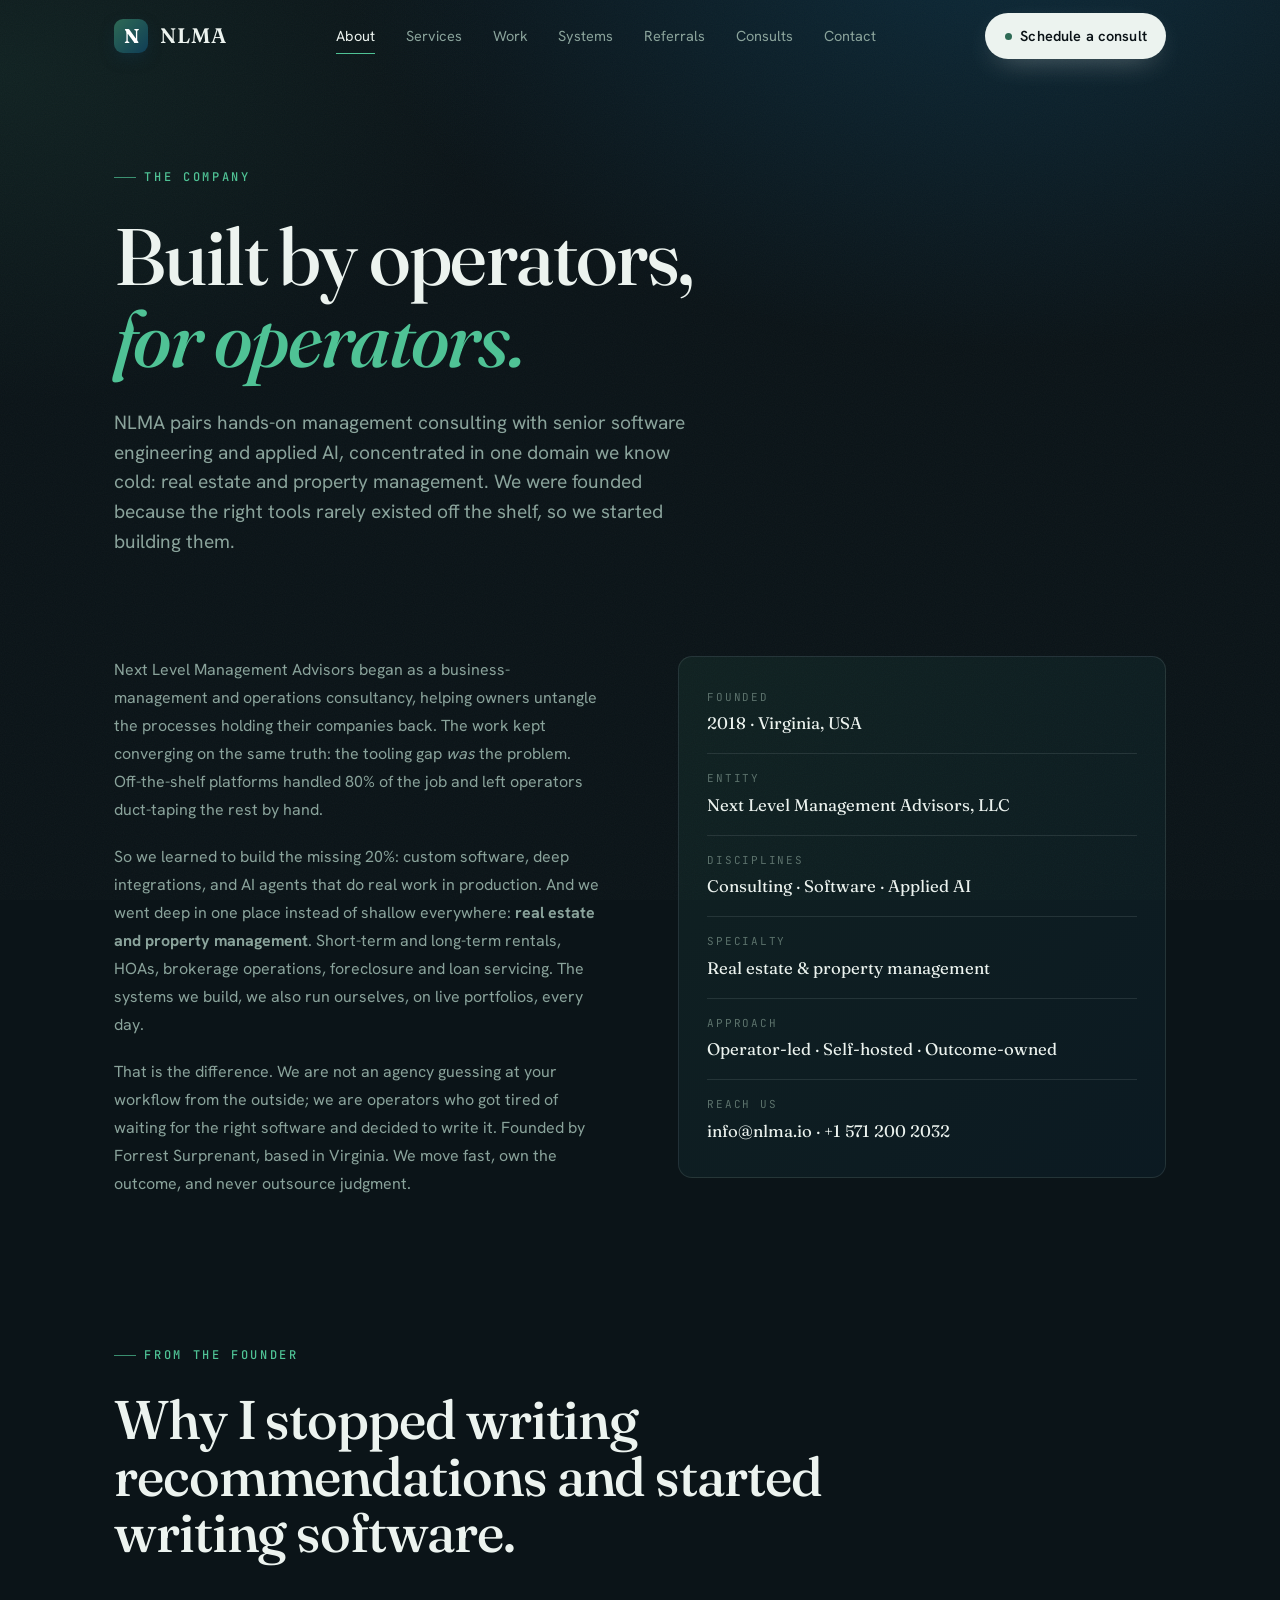
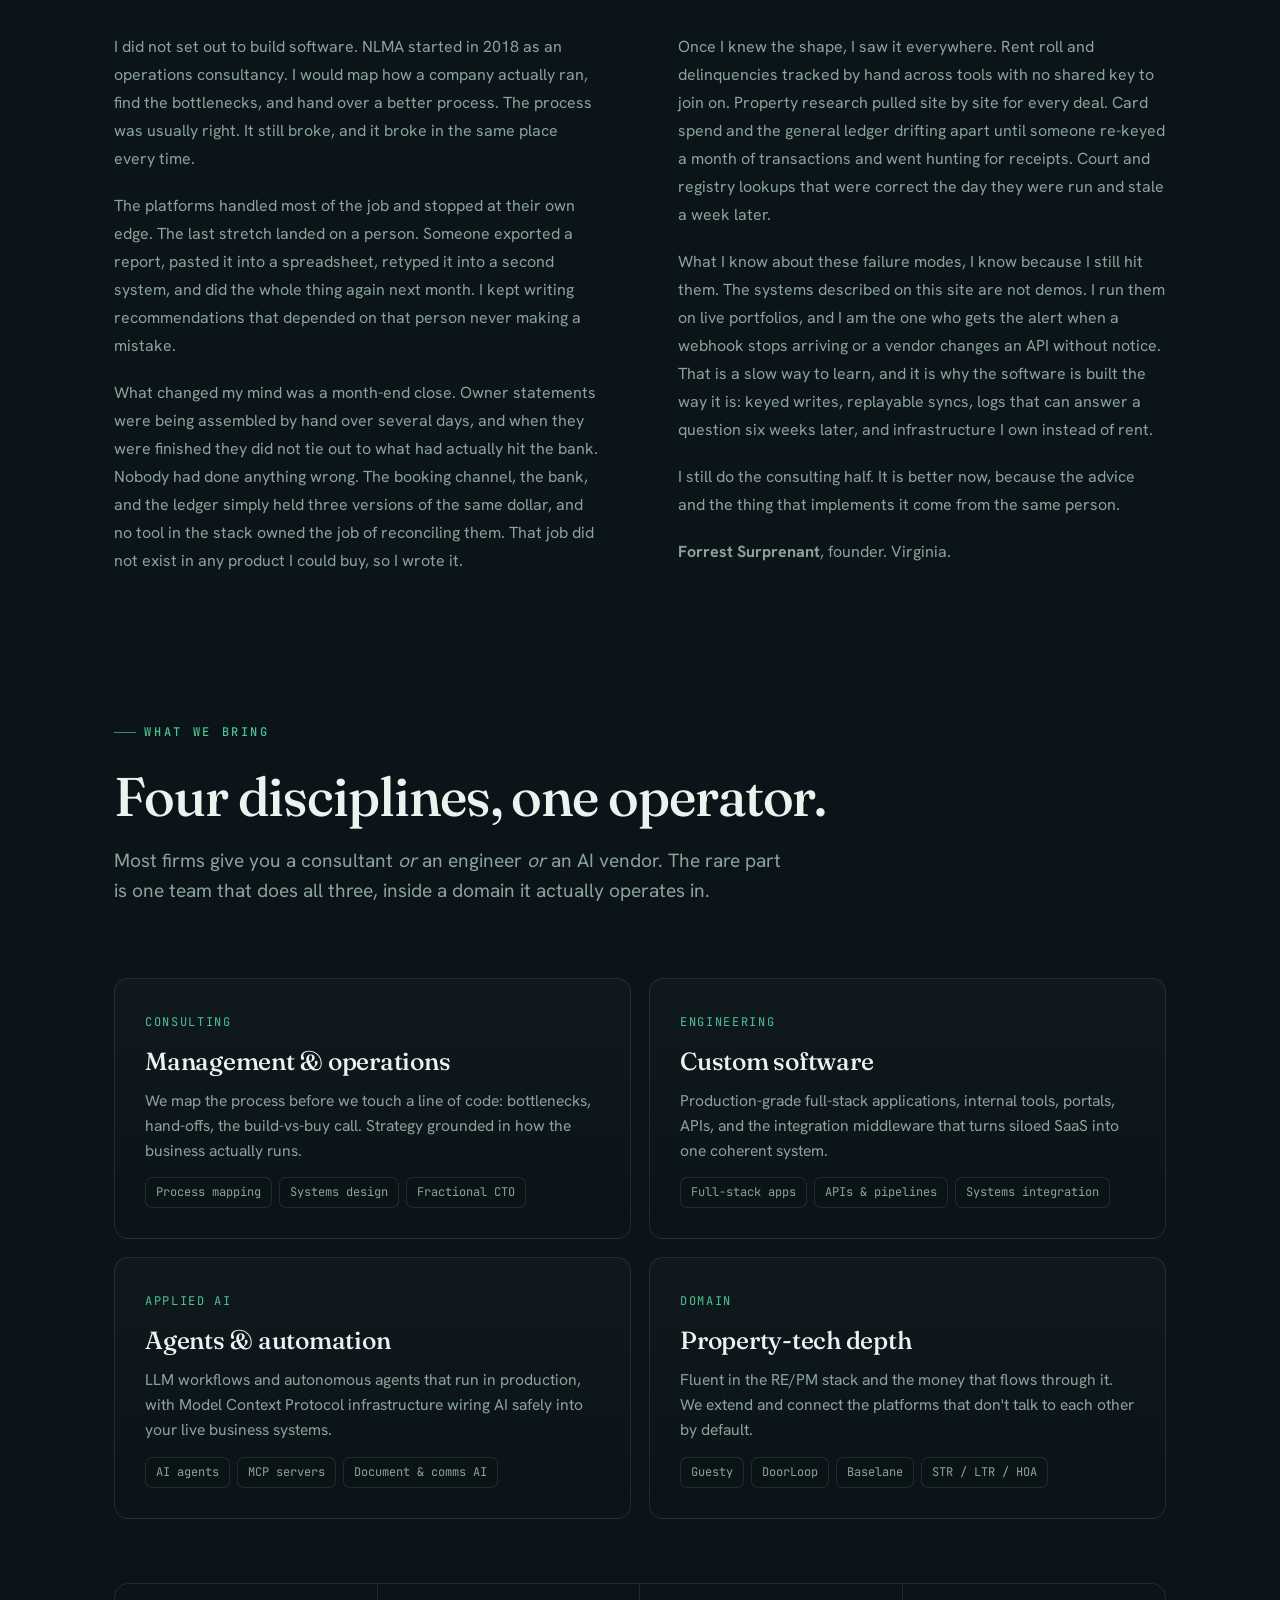
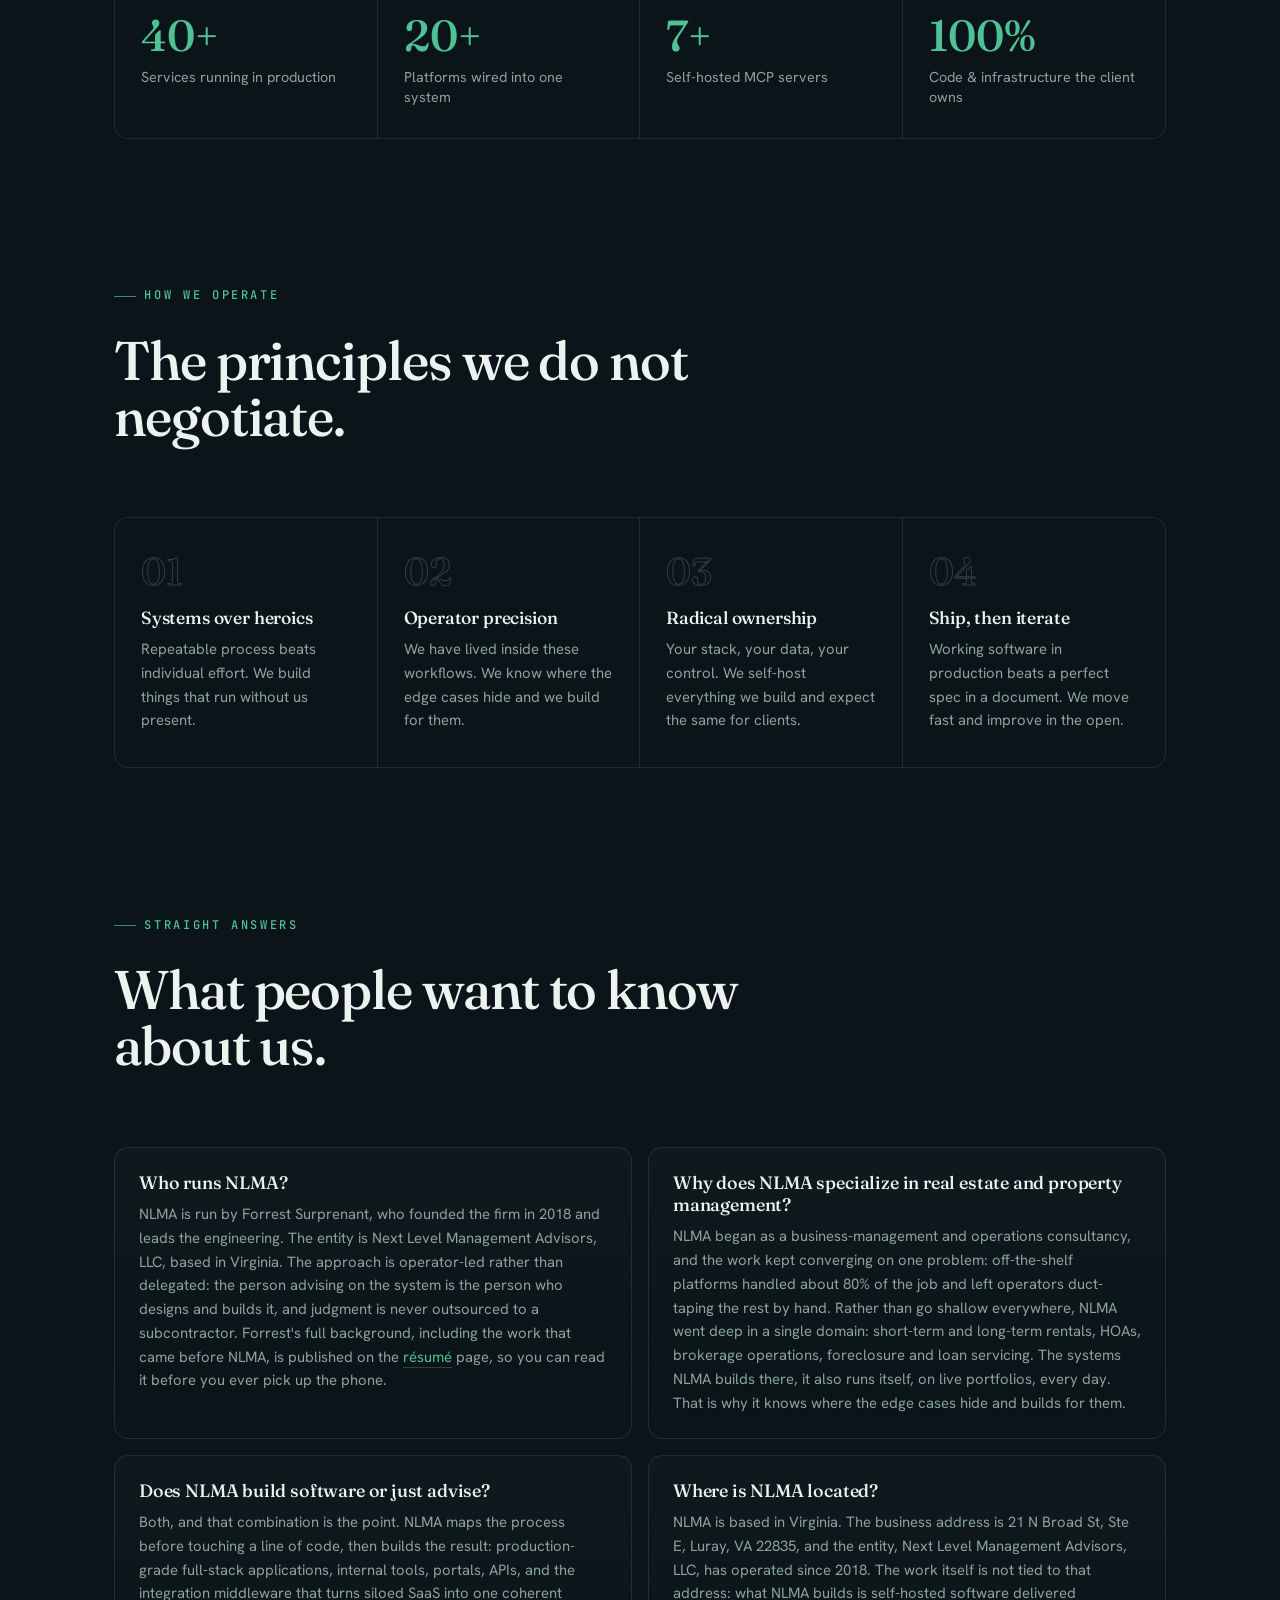
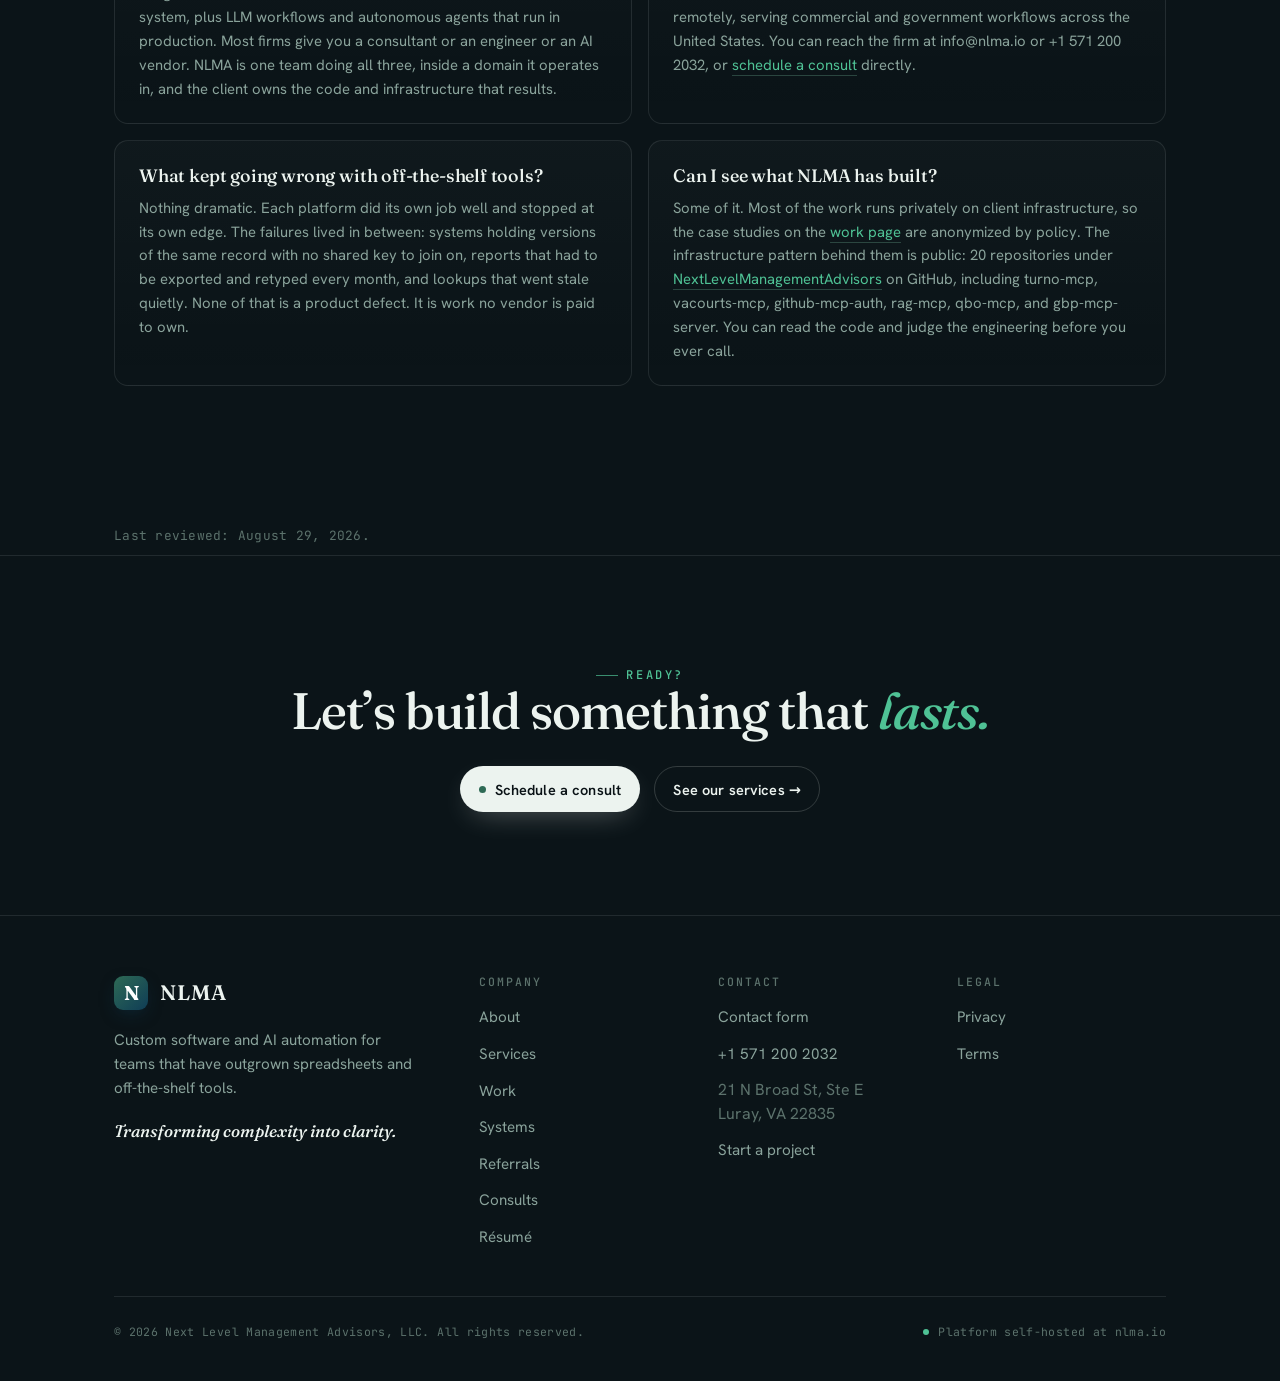
<file: about.html>
<!DOCTYPE html>
<html lang="en">
<head>
<meta charset="UTF-8" />
<meta name="viewport" content="width=device-width, initial-scale=1.0" />
<link rel="icon" href="/favicon.ico" sizes="any" />
<link rel="icon" href="/favicon.svg" type="image/svg+xml" />
<link rel="apple-touch-icon" href="/apple-touch-icon.png" />
<link rel="manifest" href="/site.webmanifest" />
<meta name="theme-color" content="#0B1418" />
<meta property="og:image" content="https://nlma.io/og-image.jpg" />
<meta property="og:image:width" content="1200" />
<meta property="og:image:height" content="630" />
<meta property="og:image:secure_url" content="https://nlma.io/og-image.jpg" />
<meta property="og:image:type" content="image/jpeg" />
<meta property="og:image:alt" content="NLMA - Systems that do the work" />
<meta name="twitter:card" content="summary_large_image" />
<meta name="twitter:title" content="Operators who build their own tools · NLMA" />
<meta name="twitter:description" content="NLMA pairs operations consulting with software engineering and applied AI, concentrated in real estate and property management. Built by operators." />
<meta name="twitter:image" content="https://nlma.io/og-image.jpg" />
<meta property="og:title" content="Operators who build their own tools · NLMA" />
<meta property="og:description" content="NLMA pairs operations consulting with software engineering and applied AI, concentrated in real estate and property management. Built by operators." />
<meta property="og:type" content="website" />
<meta property="og:url" content="https://nlma.io/about" />
<meta property="og:site_name" content="NLMA" />
<title>About · NLMA · Next Level Management Advisors</title>
<meta name="description" content="NLMA pairs operations consulting with software engineering and applied AI, concentrated in real estate and property management. Built by operators." />
<link rel="canonical" href="https://nlma.io/about" />
<link rel="preload" href="/fonts/fraunces-roman.woff2" as="font" type="font/woff2" crossorigin />
<link rel="preload" href="/fonts/hanken-grotesk.woff2" as="font" type="font/woff2" crossorigin />
<style>@font-face{font-family:'Fraunces';font-style:italic;font-weight:500 600;font-display:swap;src:url(/fonts/fraunces-italic.woff2) format('woff2');unicode-range:U+0000-00FF,U+0131,U+0152-0153,U+02BB-02BC,U+02C6,U+02DA,U+02DC,U+0304,U+0308,U+0329,U+2000-206F,U+20AC,U+2122,U+2191,U+2193,U+2212,U+2215,U+FEFF,U+FFFD;}@font-face{font-family:'Fraunces';font-style:normal;font-weight:400 700;font-display:swap;src:url(/fonts/fraunces-roman.woff2) format('woff2');unicode-range:U+0000-00FF,U+0131,U+0152-0153,U+02BB-02BC,U+02C6,U+02DA,U+02DC,U+0304,U+0308,U+0329,U+2000-206F,U+20AC,U+2122,U+2191,U+2193,U+2212,U+2215,U+FEFF,U+FFFD;}@font-face{font-family:'Hanken Grotesk';font-style:normal;font-weight:400 700;font-display:swap;src:url(/fonts/hanken-grotesk.woff2) format('woff2');unicode-range:U+0000-00FF,U+0131,U+0152-0153,U+02BB-02BC,U+02C6,U+02DA,U+02DC,U+0304,U+0308,U+0329,U+2000-206F,U+20AC,U+2122,U+2191,U+2193,U+2212,U+2215,U+FEFF,U+FFFD;}@font-face{font-family:'JetBrains Mono';font-style:normal;font-weight:400 700;font-display:swap;src:url(/fonts/jetbrains-mono.woff2) format('woff2');unicode-range:U+0000-00FF,U+0131,U+0152-0153,U+02BB-02BC,U+02C6,U+02DA,U+02DC,U+0304,U+0308,U+0329,U+2000-206F,U+20AC,U+2122,U+2191,U+2193,U+2212,U+2215,U+FEFF,U+FFFD;}</style>
<style>

/* ============================================================
   TOKENS
   ============================================================ */
:root{
  --ink:#0B1418;--ink-2:#0E1E28;--ink-3:#10212c;
  --ocean:#0F3D56;--pine:#2E6A55;--signal:#4FC295;--signal-dim:#2E6A55;
  --paper:#ECF3EF;--muted:#8AA39B;--faint:#5C726C;
  --line:rgba(236,243,239,.10);--line-2:rgba(236,243,239,.18);
  --grad:linear-gradient(135deg,#2E6A55 0%,#0F3D56 100%);
  --grad-soft:linear-gradient(135deg,rgba(46,106,85,.16),rgba(15,61,86,.16));
  --maxw:1180px;--gutter:clamp(20px,5vw,72px);--r:14px;
  --f-display:"Fraunces",Georgia,"Times New Roman",serif;
  --f-body:"Hanken Grotesk",system-ui,-apple-system,Segoe UI,Roboto,sans-serif;
  --f-mono:"JetBrains Mono",ui-monospace,SFMono-Regular,Menlo,monospace;
  --ease:cubic-bezier(.22,.61,.36,1);
}
*,*::before,*::after{box-sizing:border-box}
html{-webkit-text-size-adjust:100%;scroll-behavior:smooth}
@media (prefers-reduced-motion:reduce){html{scroll-behavior:auto}}
body{margin:0;background:var(--ink);color:var(--paper);
  font-family:var(--f-body);font-size:clamp(16px,1.05vw,17px);line-height:1.6;
  font-weight:400;-webkit-font-smoothing:antialiased;text-rendering:optimizeLegibility;overflow-x:hidden;}
img,svg{display:block;max-width:100%}
a{color:inherit;text-decoration:none}
button{font:inherit;color:inherit;cursor:pointer}
::selection{background:rgba(79,194,149,.28);color:#fff}
body::before{content:"";position:fixed;inset:0;z-index:-2;pointer-events:none;
  background:radial-gradient(1100px 700px at 78% -8%,rgba(15,61,86,.55),transparent 60%),
    radial-gradient(900px 600px at 0% 8%,rgba(46,106,85,.16),transparent 55%),var(--ink);}
body::after{content:"";position:fixed;inset:0;z-index:-1;pointer-events:none;opacity:.035;
  background-image:url("data:image/svg+xml,%3Csvg xmlns='http://www.w3.org/2000/svg' width='140' height='140'%3E%3Cfilter id='n'%3E%3CfeTurbulence type='fractalNoise' baseFrequency='.9' numOctaves='2'/%3E%3C/filter%3E%3Crect width='100%25' height='100%25' filter='url(%23n)'/%3E%3C/svg%3E");}
.wrap{max-width:var(--maxw);margin-inline:auto;padding-inline:var(--gutter)}
.eyebrow{font-family:var(--f-mono);font-size:12px;font-weight:500;letter-spacing:.22em;
  text-transform:uppercase;color:var(--signal);display:inline-flex;align-items:center;gap:.7em;}
.eyebrow::before{content:"";width:22px;height:1px;background:var(--signal);opacity:.7}
h1,h2,h3{font-family:var(--f-display);font-weight:500;line-height:1.03;letter-spacing:-.02em;margin:0}
h2{font-size:clamp(2rem,4.6vw,3.4rem)}
h3{font-size:clamp(1.3rem,2vw,1.55rem);line-height:1.12;letter-spacing:-.01em}
.lede{color:var(--muted);font-size:clamp(1.05rem,1.5vw,1.22rem);line-height:1.55;max-width:62ch}
/* HEADER */
.site-head{position:fixed;top:0;left:0;right:0;z-index:60;
  transition:background .4s var(--ease),border-color .4s,backdrop-filter .4s;border-bottom:1px solid transparent;}
.site-head.scrolled{background:rgba(8,16,20,.72);backdrop-filter:blur(14px) saturate(140%);
  -webkit-backdrop-filter:blur(14px) saturate(140%);border-bottom-color:var(--line);}
.head-row{display:flex;align-items:center;justify-content:space-between;height:72px}
.brand{display:flex;align-items:center;gap:12px}
.brand .tile{width:34px;height:34px;border-radius:9px;background:var(--grad);
  display:grid;place-items:center;flex:none;box-shadow:0 6px 20px -8px rgba(15,61,86,.9)}
.brand .tile span{font-family:var(--f-display);font-weight:700;font-size:20px;color:#fff;line-height:1}
.brand .word{font-family:var(--f-display);font-weight:600;font-size:21px;letter-spacing:.04em}
.brand .word b{font-weight:600}
.nav{display:flex;align-items:center;gap:clamp(18px,2.4vw,36px)}
.nav a{font-size:14.5px;color:var(--muted);transition:color .25s;position:relative;padding:4px 0}
.nav a::after{content:"";position:absolute;left:0;bottom:-2px;height:1px;width:0;background:var(--signal);transition:width .3s var(--ease)}
.nav a:hover{color:var(--paper)}
.nav a:hover::after,.nav a[aria-current="page"]::after{width:100%}
.nav a[aria-current="page"]{color:var(--paper)}
.btn{display:inline-flex;align-items:center;gap:.6em;border-radius:999px;
  padding:.72em 1.25em;font-weight:600;font-size:14.5px;letter-spacing:.01em;
  border:1px solid transparent;transition:transform .25s var(--ease),box-shadow .3s,background .3s,border-color .3s;white-space:nowrap;}
.btn-primary{background:var(--paper);color:#0A1216;box-shadow:0 10px 30px -12px rgba(236,243,239,.4)}
.btn-primary .dot{width:7px;height:7px;border-radius:50%;background:var(--pine);transition:background .3s,box-shadow .3s}
.btn-primary:hover{transform:translateY(-2px)}
.btn-primary:hover .dot{background:var(--signal);box-shadow:0 0 0 4px rgba(79,194,149,.25)}
.btn-ghost{border-color:var(--line-2);color:var(--paper);background:transparent}
.btn-ghost:hover{border-color:var(--signal);background:rgba(79,194,149,.08);transform:translateY(-2px)}
.head-cta{display:flex;align-items:center;gap:14px}
.menu-toggle{display:none;width:42px;height:42px;border-radius:10px;border:1px solid var(--line-2);
  background:rgba(236,243,239,.03);align-items:center;justify-content:center}
.menu-toggle span,.menu-toggle span::before,.menu-toggle span::after{
  content:"";display:block;width:18px;height:1.5px;background:var(--paper);transition:.3s var(--ease)}
.menu-toggle span::before{transform:translateY(-6px)}
.menu-toggle span::after{transform:translateY(4.5px)}
body.menu-open .menu-toggle span{background:transparent}
body.menu-open .menu-toggle span::before{transform:rotate(45deg)}
body.menu-open .menu-toggle span::after{transform:rotate(-45deg) translateY(-1.5px)}
/* SECTION RHYTHM */
.section{padding-block:clamp(84px,11vw,140px);position:relative}
.section-head{max-width:760px;margin-bottom:clamp(40px,6vw,72px)}
.section-head h2{margin-top:.5em}
.section-head .lede{margin-top:1.1em}
/* CAP GRID */
.cap-grid{display:grid;grid-template-columns:repeat(2,1fr);gap:18px}
.cap{position:relative;border:1px solid var(--line);border-radius:var(--r);
  padding:34px 30px 30px;background:linear-gradient(180deg,rgba(236,243,239,.025),rgba(236,243,239,0));
  overflow:hidden;transition:transform .4s var(--ease),border-color .4s,background .4s;}
.cap::before{content:"";position:absolute;inset:-40% 50% 50% -40%;
  background:radial-gradient(circle,rgba(79,194,149,.16),transparent 70%);opacity:0;transition:opacity .5s var(--ease)}
.cap:hover{transform:translateY(-4px);border-color:var(--line-2);background:linear-gradient(180deg,rgba(236,243,239,.04),rgba(236,243,239,0))}
.cap:hover::before{opacity:1}
.cap .key{font-family:var(--f-mono);font-size:12px;color:var(--signal);letter-spacing:.14em;text-transform:uppercase}
.cap h3{margin:16px 0 12px}
.cap p{color:var(--muted);font-size:.98rem;margin:0;position:relative}
.cap .mark{position:absolute;top:28px;right:28px;color:var(--faint);transition:color .4s,transform .4s var(--ease)}
.cap:hover .mark{color:var(--signal);transform:translate(2px,-2px)}
/* CHIPS */
.chips{display:flex;flex-wrap:wrap;gap:7px;margin-top:14px}
.chip{font-family:var(--f-mono);font-size:12px;color:var(--muted);padding:5px 10px;border-radius:7px;
  border:1px solid var(--line);background:rgba(11,20,24,.4);transition:.3s var(--ease);cursor:default;white-space:nowrap}
.chip:hover{color:var(--paper);border-color:var(--signal);background:rgba(79,194,149,.08);transform:translateY(-2px)}
/* CONTACT / FORM */
.contact-panel{border:1px solid var(--line);border-radius:24px;overflow:hidden;
  display:grid;grid-template-columns:1.05fr .95fr;
  background:linear-gradient(135deg,rgba(46,106,85,.14),rgba(15,61,86,.18));}
.contact-left{padding:clamp(38px,5vw,60px)}
.contact-left h2{font-size:clamp(2rem,4.4vw,3.1rem)}
.contact-left h2 .it{font-style:italic}
.reach{margin-top:34px;display:flex;flex-direction:column;gap:6px}
.reach a{font-family:var(--f-display);font-size:clamp(1.3rem,2.4vw,1.9rem);font-weight:500;
  display:inline-flex;align-items:center;gap:.4em;width:fit-content;position:relative}
.reach a .u{position:absolute;left:0;bottom:1px;height:2px;width:0;background:var(--signal);transition:width .35s var(--ease)}
.reach a:hover .u{width:100%}
.reach .k{font-family:var(--f-mono);font-size:11px;letter-spacing:.18em;text-transform:uppercase;
  color:var(--faint);display:block;margin-bottom:4px}
.reach .meta{margin-top:30px;font-family:var(--f-mono);font-size:12px;color:var(--faint);letter-spacing:.04em;line-height:1.8}
.form{padding:clamp(34px,4.5vw,52px);background:rgba(8,16,20,.5);border-left:1px solid var(--line);display:flex;flex-direction:column;gap:16px}
.form .fhead{font-family:var(--f-mono);font-size:11.5px;letter-spacing:.18em;text-transform:uppercase;color:var(--muted);margin-bottom:4px}
.field{display:flex;flex-direction:column;gap:7px}
.field label{font-size:13px;color:var(--muted)}
.field input,.field textarea{background:rgba(236,243,239,.04);border:1px solid var(--line-2);border-radius:10px;color:var(--paper);
  padding:12px 14px;font:inherit;font-size:15px;transition:border-color .3s,background .3s;resize:vertical}
.field input:focus,.field textarea:focus{outline:none;border-color:var(--signal);background:rgba(79,194,149,.06)}
.field input::placeholder,.field textarea::placeholder{color:var(--faint)}
.form .btn-primary{justify-content:center;margin-top:6px}
/* FOOTER */
.foot{border-top:1px solid var(--line);padding-block:60px 40px}
.foot-top{display:grid;grid-template-columns:1.6fr 1fr 1fr 1fr;gap:30px;padding-bottom:46px;border-bottom:1px solid var(--line)}
.foot .blurb{color:var(--muted);font-size:.95rem;max-width:34ch;margin:18px 0 0}
.foot .tagline{font-family:var(--f-display);font-style:italic;color:var(--paper);font-size:1.05rem;margin-top:18px}
.foot h3{font-family:var(--f-mono);font-size:11.5px;letter-spacing:.18em;text-transform:uppercase;color:var(--faint);font-weight:500;margin:0 0 16px}
.foot ul{list-style:none;margin:0;padding:0;display:flex;flex-direction:column;gap:11px}
.foot ul a{color:var(--muted);font-size:.95rem;transition:color .25s}
.foot ul a:hover{color:var(--signal)}
.foot-bot{display:flex;align-items:center;justify-content:space-between;gap:20px;padding-top:26px;flex-wrap:wrap}
.foot-bot p{margin:0;font-family:var(--f-mono);font-size:11.5px;color:var(--faint);letter-spacing:.03em}
.foot-bot .sysline{display:inline-flex;align-items:center;gap:9px}
.foot-bot .sysline i{width:6px;height:6px;border-radius:50%;background:var(--signal);font-style:normal;animation:beat 2.4s var(--ease) infinite}
@keyframes beat{0%{box-shadow:0 0 0 0 rgba(79,194,149,.55)}70%{box-shadow:0 0 0 9px rgba(79,194,149,0)}100%{box-shadow:0 0 0 0 rgba(79,194,149,0)}}
/* REVEAL */
.reveal{opacity:0;transform:translateY(26px);transition:opacity .8s var(--ease),transform .8s var(--ease)}
.reveal.in{opacity:1;transform:none}
.reveal[data-d="1"]{transition-delay:.08s}
.reveal[data-d="2"]{transition-delay:.16s}
.reveal[data-d="3"]{transition-delay:.24s}
.reveal[data-d="4"]{transition-delay:.32s}
.reveal[data-d="5"]{transition-delay:.40s}
a:focus-visible,button:focus-visible,input:focus-visible,textarea:focus-visible{
  outline:2px solid var(--signal);outline-offset:3px;border-radius:6px}
@media (max-width:960px){
  .nav,.head-cta .btn{display:none}
  .menu-toggle{display:flex}
  .head-cta{gap:0}
  .mobile-nav{position:fixed;inset:72px 0 0;z-index:55;background:rgba(8,15,19,.97);
    backdrop-filter:blur(16px);-webkit-backdrop-filter:blur(16px);
    display:flex;flex-direction:column;gap:6px;padding:30px var(--gutter);
    transform:translateY(-12px);opacity:0;pointer-events:none;transition:opacity .35s var(--ease),transform .35s var(--ease)}
  body.menu-open .mobile-nav{opacity:1;transform:none;pointer-events:auto}
  .mobile-nav a{font-family:var(--f-display);font-size:1.7rem;color:var(--paper);padding:14px 0;border-bottom:1px solid var(--line)}
  .mobile-nav .btn{margin-top:22px;justify-content:center;font-size:16px;padding:1em}
  .mobile-nav .btn-primary{color:#0A1216}
  .cap-grid{grid-template-columns:1fr}
  .contact-panel{grid-template-columns:1fr}
  .form{border-left:none;border-top:1px solid var(--line)}
  .foot-top{grid-template-columns:1fr 1fr}
  .foot .brandcol{grid-column:1 / -1}
}
@media (max-width:560px){
  .foot-top{grid-template-columns:1fr}
}
.mobile-nav{display:none}
@media (max-width:960px){.mobile-nav{display:flex}}
@media (prefers-reduced-motion:reduce){
  .reveal{opacity:1;transform:none;transition:none}
  .foot-bot .sysline i{animation:none}
}


/* page hero */
.page-hero{padding-top:160px;padding-bottom:80px}
.page-hero .eyebrow{margin-bottom:28px}
.page-hero h1{font-size:clamp(2.8rem,6.4vw,5rem);max-width:16ch}
.page-hero h1 .it{font-style:italic;color:var(--signal)}
.page-hero .lede{margin-top:28px;max-width:54ch}
/* values */
.values{display:grid;grid-template-columns:repeat(4,1fr);gap:0;border:1px solid var(--line);border-radius:var(--r);overflow:hidden}
.val{padding:34px 26px;border-right:1px solid var(--line)}
.val:last-child{border-right:none}
.val .num{font-family:var(--f-display);font-size:2.4rem;font-weight:500;color:transparent;
  -webkit-text-stroke:1px var(--line-2);line-height:1;margin-bottom:18px;transition:-webkit-text-stroke-color .4s}
.val:hover .num{-webkit-text-stroke-color:var(--signal)}
.val h3{font-size:1.1rem;margin-bottom:10px}
.val p{color:var(--muted);font-size:.93rem;margin:0}
/* story */
.story-grid{display:grid;grid-template-columns:1fr 1fr;gap:clamp(36px,6vw,90px);align-items:start}
.story-copy p{color:var(--muted);line-height:1.75;margin:0 0 1.2em}
.story-copy p:last-child{margin:0}
.story-aside{border:1px solid var(--line);border-radius:var(--r);padding:32px 28px;background:var(--grad-soft)}
.story-aside .item{display:flex;flex-direction:column;gap:4px;padding:16px 0;border-bottom:1px solid var(--line)}
.story-aside .item:first-child{padding-top:0}
.story-aside .item:last-child{border-bottom:none;padding-bottom:0}
.story-aside .item .k{font-family:var(--f-mono);font-size:11px;letter-spacing:.16em;text-transform:uppercase;color:var(--faint)}
.story-aside .item .v{font-family:var(--f-display);font-size:1.05rem;color:var(--paper)}
/* cta strip */
.cta-strip{text-align:center;padding-block:clamp(60px,8vw,110px);border-top:1px solid var(--line)}
.cta-strip h2{font-size:clamp(2rem,4.2vw,3.2rem);margin-bottom:28px}
.cta-strip h2 .it{font-style:italic;color:var(--signal)}
.cta-strip .btns{display:flex;justify-content:center;gap:14px;flex-wrap:wrap}
@media(max-width:960px){
  .values{grid-template-columns:1fr 1fr}
  .val{border-bottom:1px solid var(--line)}
  .val:nth-child(even){border-right:none}
  .val:nth-last-child(-n+2){border-bottom:none}
  .story-grid{grid-template-columns:1fr}
}
@media(max-width:560px){
  .values{grid-template-columns:1fr}
  .val{border-right:none}
  .val:last-child{border-bottom:none}
}
/* proof band */
.proof{display:grid;grid-template-columns:repeat(4,1fr);gap:0;border:1px solid var(--line);border-radius:var(--r);overflow:hidden}
.proof .p{padding:30px 26px;border-right:1px solid var(--line)}
.proof .p:last-child{border-right:none}
.proof .n{font-family:var(--f-display);font-size:clamp(2rem,3.4vw,2.8rem);font-weight:500;color:var(--signal);line-height:1}
.proof .l{color:var(--muted);font-size:.9rem;margin-top:10px;line-height:1.4}
@media(max-width:960px){
  .proof{grid-template-columns:1fr 1fr}
  .proof .p{border-bottom:1px solid var(--line)}
  .proof .p:nth-child(even){border-right:none}
  .proof .p:nth-last-child(-n+2){border-bottom:none}
}
@media(max-width:560px){.proof{grid-template-columns:1fr}.proof .p{border-right:none}.proof .p:last-child{border-bottom:none}}

/* ===== Q&A ===== */
.qa{display:grid;grid-template-columns:repeat(2,1fr);gap:16px}
.qa-item{border:1px solid var(--line);border-radius:var(--r);padding:24px 24px 22px;
  background:linear-gradient(180deg,rgba(236,243,239,.022),rgba(236,243,239,0))}
.qa-item h3{font-family:var(--f-display);font-size:1.12rem;color:var(--paper);margin:0 0 9px;line-height:1.25}
.qa-item p{color:var(--muted);font-size:.93rem;line-height:1.6;margin:0}
.qa-item a{color:var(--signal);text-decoration:none;border-bottom:1px solid rgba(122,194,161,.28)}
.qa-item a:hover{border-bottom-color:var(--signal)}
@media(max-width:900px){.qa{grid-template-columns:1fr}}
.reviewed-stamp{margin:0 0 8px;color:var(--faint);font-size:.8rem;font-family:var(--f-mono);letter-spacing:.02em}


.founder{margin:0 0 20px}
.founder img{display:block;width:100%;height:auto;border-radius:var(--r);border:1px solid var(--line)}
.founder figcaption{margin-top:10px;color:var(--faint);font-size:.85rem}
</style>
<noscript><style>.reveal{opacity:1 !important;transform:none !important}[data-boot]{opacity:1 !important}</style></noscript>
<script type="application/ld+json">
{"@context":"https://schema.org","@type":"ProfessionalService","@id":"https://nlma.io/#organization","name":"Next Level Management Advisors","alternateName":"NLMA","url":"https://nlma.io","logo":"https://nlma.io/icon-512.png","image":"https://nlma.io/og-image.jpg","sameAs":["https://github.com/NextLevelManagementAdvisors"],"email":"info@nlma.io","telephone":"+1-571-200-2032","address":{"@type":"PostalAddress","streetAddress":"21 N Broad St, Ste E","addressLocality":"Luray","addressRegion":"VA","postalCode":"22835","addressCountry":"US"},"areaServed":"US","description":"Custom software and AI automation that turns operational complexity into systems that run themselves.","founder":{"@type":"Person","@id":"https://nlma.io/#person","name":"Forrest Surprenant"}}
</script>
<script type="application/ld+json">
{"@context":"https://schema.org","@type":"BreadcrumbList","itemListElement":[{"@type":"ListItem","position":1,"name":"Home","item":"https://nlma.io/"},{"@type":"ListItem","position":2,"name":"About","item":"https://nlma.io/about"}]}
</script>
</head>
<body>

<header class="site-head" id="head">
  <div class="wrap head-row">
    <a class="brand" href="/" aria-label="NLMA home">
      <span class="tile"><span>N</span></span>
      <span class="word"><b>NLMA</b></span>
    </a>
    <nav class="nav" aria-label="Primary">
      <a href="/about" aria-current="page">About</a>
      <a href="/services">Services</a>
      <a href="/portfolio">Work</a>
      <a href="/#systems">Systems</a>
      <a href="/referrals">Referrals</a>
      <a href="/consults">Consults</a>
      <a href="/contact">Contact</a>
    </nav>
    <div class="head-cta">
      <a class="btn btn-primary" href="/consults"><span class="dot"></span>Schedule a consult</a>
      <button class="menu-toggle" id="menuToggle" aria-label="Open menu" aria-expanded="false"><span></span></button>
    </div>
  </div>
</header>

<nav class="mobile-nav" id="mobileNav" aria-label="Mobile">
  <a href="/about">About</a>
  <a href="/services">Services</a>
  <a href="/portfolio">Work</a>
  <a href="/#systems">Systems</a>
  <a href="/referrals">Referrals</a>
  <a href="/consults">Consults</a>
  <a href="/contact">Contact</a>
  <a class="btn btn-primary" href="/consults"><span class="dot"></span>Schedule a consult</a>
</nav>

<main>

<!-- PAGE HERO -->
<section class="page-hero section">
  <div class="wrap">
    <span class="eyebrow" data-boot>The company</span>
    <h1 data-boot>Built by operators,<br><span class="it">for operators.</span></h1>
    <p class="lede" data-boot>NLMA pairs hands-on management consulting with senior software engineering and applied AI, concentrated in one domain we know cold: real estate and property management. We were founded because the right tools rarely existed off the shelf, so we started building them.</p>
  </div>
</section>

<!-- STORY -->
<section class="section" style="padding-top:0">
  <div class="wrap">
    <div class="story-grid">
      <div class="story-copy reveal">
        <p>Next Level Management Advisors began as a business-management and operations consultancy, helping owners untangle the processes holding their companies back. The work kept converging on the same truth: the tooling gap <em>was</em> the problem. Off-the-shelf platforms handled 80% of the job and left operators duct-taping the rest by hand.</p>
        <p>So we learned to build the missing 20%: custom software, deep integrations, and AI agents that do real work in production. And we went deep in one place instead of shallow everywhere: <strong>real estate and property management</strong>. Short-term and long-term rentals, HOAs, brokerage operations, foreclosure and loan servicing. The systems we build, we also run ourselves, on live portfolios, every day.</p>
        <p>That is the difference. We are not an agency guessing at your workflow from the outside; we are operators who got tired of waiting for the right software and decided to write it. Founded by Forrest Surprenant, based in Virginia. We move fast, own the outcome, and never outsource judgment.</p>
      </div>
            <!-- ===================================================================
           FOUNDER HEADSHOT SLOT
           To activate: drop a photo at  images/forrest-surprenant.jpg
             - 800x800 minimum, square crop, face centred
             - then DELETE the two comment markers around the <figure> below.
           Left commented so the page never ships a broken image.
      ==================================================================== -->
      <!--
      <figure class="founder reveal">
        <img src="/images/forrest-surprenant.jpg" width="440" height="440"
             loading="lazy" decoding="async"
             alt="Forrest Surprenant, founder of Next Level Management Advisors.">
        <figcaption>Forrest Surprenant, founder. Based in Virginia.</figcaption>
      </figure>
      -->
      <div class="story-aside reveal" data-d="2">
        <div class="item"><span class="k">Founded</span><span class="v">2018 · Virginia, USA</span></div>
        <div class="item"><span class="k">Entity</span><span class="v">Next Level Management Advisors, LLC</span></div>
        <div class="item"><span class="k">Disciplines</span><span class="v">Consulting · Software · Applied AI</span></div>
        <div class="item"><span class="k">Specialty</span><span class="v">Real estate &amp; property management</span></div>
        <div class="item"><span class="k">Approach</span><span class="v">Operator-led · Self-hosted · Outcome-owned</span></div>
        <div class="item"><span class="k">Reach us</span><span class="v">info@nlma.io · +1 571 200 2032</span></div>
      </div>
    </div>
  </div>
</section>

<!-- FROM THE FOUNDER -->
<section class="section" style="padding-top:0">
  <div class="wrap">
    <div class="section-head reveal">
      <span class="eyebrow">From the founder</span>
      <h2>Why I stopped writing recommendations and <span class="it">started writing software.</span></h2>
    </div>
    <div class="story-grid">
      <div class="story-copy reveal">
        <p>I did not set out to build software. NLMA started in 2018 as an operations consultancy. I would map how a company actually ran, find the bottlenecks, and hand over a better process. The process was usually right. It still broke, and it broke in the same place every time.</p>
        <p>The platforms handled most of the job and stopped at their own edge. The last stretch landed on a person. Someone exported a report, pasted it into a spreadsheet, retyped it into a second system, and did the whole thing again next month. I kept writing recommendations that depended on that person never making a mistake.</p>
        <p>What changed my mind was a month-end close. Owner statements were being assembled by hand over several days, and when they were finished they did not tie out to what had actually hit the bank. Nobody had done anything wrong. The booking channel, the bank, and the ledger simply held three versions of the same dollar, and no tool in the stack owned the job of reconciling them. That job did not exist in any product I could buy, so I wrote it.</p>
      </div>
      <div class="story-copy reveal" data-d="1">
        <p>Once I knew the shape, I saw it everywhere. Rent roll and delinquencies tracked by hand across tools with no shared key to join on. Property research pulled site by site for every deal. Card spend and the general ledger drifting apart until someone re-keyed a month of transactions and went hunting for receipts. Court and registry lookups that were correct the day they were run and stale a week later.</p>
        <p>What I know about these failure modes, I know because I still hit them. The systems described on this site are not demos. I run them on live portfolios, and I am the one who gets the alert when a webhook stops arriving or a vendor changes an API without notice. That is a slow way to learn, and it is why the software is built the way it is: keyed writes, replayable syncs, logs that can answer a question six weeks later, and infrastructure I own instead of rent.</p>
        <p>I still do the consulting half. It is better now, because the advice and the thing that implements it come from the same person.</p>
        <p><strong>Forrest Surprenant</strong>, founder. Virginia.</p>
      </div>
    </div>
  </div>
</section>

<!-- EXPERTISE -->
<section class="section" style="padding-top:0">
  <div class="wrap">
    <div class="section-head reveal">
      <span class="eyebrow">What we bring</span>
      <h2>Four disciplines, one operator.</h2>
      <p class="lede">Most firms give you a consultant <em>or</em> an engineer <em>or</em> an AI vendor. The rare part is one team that does all three, inside a domain it actually operates in.</p>
    </div>
    <div class="cap-grid">
      <div class="cap reveal">
        <div class="key">Consulting</div>
        <h3>Management &amp; operations</h3>
        <p>We map the process before we touch a line of code: bottlenecks, hand-offs, the build-vs-buy call. Strategy grounded in how the business actually runs.</p>
        <div class="chips"><span class="chip">Process mapping</span><span class="chip">Systems design</span><span class="chip">Fractional CTO</span></div>
      </div>
      <div class="cap reveal" data-d="1">
        <div class="key">Engineering</div>
        <h3>Custom software</h3>
        <p>Production-grade full-stack applications, internal tools, portals, APIs, and the integration middleware that turns siloed SaaS into one coherent system.</p>
        <div class="chips"><span class="chip">Full-stack apps</span><span class="chip">APIs &amp; pipelines</span><span class="chip">Systems integration</span></div>
      </div>
      <div class="cap reveal" data-d="2">
        <div class="key">Applied AI</div>
        <h3>Agents &amp; automation</h3>
        <p>LLM workflows and autonomous agents that run in production, with Model Context Protocol infrastructure wiring AI safely into your live business systems.</p>
        <div class="chips"><span class="chip">AI agents</span><span class="chip">MCP servers</span><span class="chip">Document &amp; comms AI</span></div>
      </div>
      <div class="cap reveal" data-d="3">
        <div class="key">Domain</div>
        <h3>Property-tech depth</h3>
        <p>Fluent in the RE/PM stack and the money that flows through it. We extend and connect the platforms that don't talk to each other by default.</p>
        <div class="chips"><span class="chip">Guesty</span><span class="chip">DoorLoop</span><span class="chip">Baselane</span><span class="chip">STR / LTR / HOA</span></div>
      </div>
    </div>
    <div class="proof reveal" data-d="2" style="margin-top:clamp(40px,6vw,64px)">
      <div class="p"><div class="n">40+</div><div class="l">Services running in production</div></div>
      <div class="p"><div class="n">20+</div><div class="l">Platforms wired into one system</div></div>
      <div class="p"><div class="n">7+</div><div class="l">Self-hosted MCP servers</div></div>
      <div class="p"><div class="n">100%</div><div class="l">Code &amp; infrastructure the client owns</div></div>
    </div>
  </div>
</section>

<!-- VALUES -->
<section class="section" style="padding-top:0">
  <div class="wrap">
    <div class="section-head reveal">
      <span class="eyebrow">How we operate</span>
      <h2>The principles we do not negotiate.</h2>
    </div>
    <div class="values">
      <div class="val reveal">
        <div class="num">01</div>
        <h3>Systems over heroics</h3>
        <p>Repeatable process beats individual effort. We build things that run without us present.</p>
      </div>
      <div class="val reveal" data-d="1">
        <div class="num">02</div>
        <h3>Operator precision</h3>
        <p>We have lived inside these workflows. We know where the edge cases hide and we build for them.</p>
      </div>
      <div class="val reveal" data-d="2">
        <div class="num">03</div>
        <h3>Radical ownership</h3>
        <p>Your stack, your data, your control. We self-host everything we build and expect the same for clients.</p>
      </div>
      <div class="val reveal" data-d="3">
        <div class="num">04</div>
        <h3>Ship, then iterate</h3>
        <p>Working software in production beats a perfect spec in a document. We move fast and improve in the open.</p>
      </div>
    </div>
  </div>
</section>

<!-- QUESTIONS -->
<section class="section" style="padding-top:0">
  <div class="wrap">
    <div class="section-head reveal">
      <span class="eyebrow">Straight answers</span>
      <h2>What people want to know about us.</h2>
    </div>
    <div class="qa">
      <div class="qa-item reveal">
        <h3>Who runs NLMA?</h3>
        <p>NLMA is run by Forrest Surprenant, who founded the firm in 2018 and leads the engineering. The entity is Next Level Management Advisors, LLC, based in Virginia. The approach is operator-led rather than delegated: the person advising on the system is the person who designs and builds it, and judgment is never outsourced to a subcontractor. Forrest's full background, including the work that came before NLMA, is published on the <a href="/resume">r&eacute;sum&eacute;</a> page, so you can read it before you ever pick up the phone.</p>
      </div>
      <div class="qa-item reveal" data-d="1">
        <h3>Why does NLMA specialize in real estate and property management?</h3>
        <p>NLMA began as a business-management and operations consultancy, and the work kept converging on one problem: off-the-shelf platforms handled about 80% of the job and left operators duct-taping the rest by hand. Rather than go shallow everywhere, NLMA went deep in a single domain: short-term and long-term rentals, HOAs, brokerage operations, foreclosure and loan servicing. The systems NLMA builds there, it also runs itself, on live portfolios, every day. That is why it knows where the edge cases hide and builds for them.</p>
      </div>
      <div class="qa-item reveal" data-d="2">
        <h3>Does NLMA build software or just advise?</h3>
        <p>Both, and that combination is the point. NLMA maps the process before touching a line of code, then builds the result: production-grade full-stack applications, internal tools, portals, APIs, and the integration middleware that turns siloed SaaS into one coherent system, plus LLM workflows and autonomous agents that run in production. Most firms give you a consultant or an engineer or an AI vendor. NLMA is one team doing all three, inside a domain it operates in, and the client owns the code and infrastructure that results.</p>
      </div>
      <div class="qa-item reveal" data-d="3">
        <h3>Where is NLMA located?</h3>
        <p>NLMA is based in Virginia. The business address is 21 N Broad St, Ste E, Luray, VA 22835, and the entity, Next Level Management Advisors, LLC, has operated since 2018. The work itself is not tied to that address: what NLMA builds is self-hosted software delivered remotely, serving commercial and government workflows across the United States. You can reach the firm at info@nlma.io or +1 571 200 2032, or <a href="/consults">schedule a consult</a> directly.</p>
      </div>
      <div class="qa-item reveal">
        <h3>What kept going wrong with off-the-shelf tools?</h3>
        <p>Nothing dramatic. Each platform did its own job well and stopped at its own edge. The failures lived in between: systems holding versions of the same record with no shared key to join on, reports that had to be exported and retyped every month, and lookups that went stale quietly. None of that is a product defect. It is work no vendor is paid to own.</p>
      </div>
      <div class="qa-item reveal" data-d="1">
        <h3>Can I see what NLMA has built?</h3>
        <p>Some of it. Most of the work runs privately on client infrastructure, so the case studies on the <a href="/portfolio">work page</a> are anonymized by policy. The infrastructure pattern behind them is public: 20 repositories under <a href="https://github.com/NextLevelManagementAdvisors" target="_blank" rel="noopener">NextLevelManagementAdvisors</a> on GitHub, including turno-mcp, vacourts-mcp, github-mcp-auth, rag-mcp, qbo-mcp, and gbp-mcp-server. You can read the code and judge the engineering before you ever call.</p>
      </div>
    </div>
  </div>
</section>

<div class="wrap"><p class="reviewed-stamp">Last reviewed: <time datetime="2026-08-29">August 29, 2026</time>.</p></div>

<!-- CTA -->
<section class="cta-strip">
  <div class="wrap">
    <span class="eyebrow">Ready?</span>
    <h2>Let&rsquo;s build something that <span class="it">lasts.</span></h2>
    <div class="btns">
      <a class="btn btn-primary" href="/consults"><span class="dot"></span>Schedule a consult</a>
      <a class="btn btn-ghost" href="/services">See our services &rarr;</a>
    </div>
  </div>
</section>

</main>

<footer class="foot">
  <div class="wrap">
    <div class="foot-top">
      <div class="brandcol">
        <a class="brand" href="/" aria-label="NLMA home">
          <span class="tile"><span>N</span></span>
          <span class="word"><b>NLMA</b></span>
        </a>
        <p class="blurb">Custom software and AI automation for teams that have outgrown spreadsheets and off-the-shelf tools.</p>
        <p class="tagline">Transforming complexity into clarity.</p>
      </div>
      <div>
        <h3>Company</h3>
        <ul>
          <li><a href="/about">About</a></li>
          <li><a href="/services">Services</a></li>
          <li><a href="/portfolio">Work</a></li>
          <li><a href="/#systems">Systems</a></li>
          <li><a href="/referrals">Referrals</a></li>
          <li><a href="/consults">Consults</a></li>
          <li><a href="/resume">Résumé</a></li>
        </ul>
      </div>
      <div>
        <h3>Contact</h3>
        <ul>
          <li><a href="/#contact">Contact form</a></li>
          <li><a href="tel:+15712002032">+1 571 200 2032</a></li>
          <li style="color:var(--faint);line-height:1.5">21 N Broad St, Ste E<br>Luray, VA 22835</li>
          <li><a href="/consults">Start a project</a></li>
        </ul>
      </div>
      <div>
        <h3>Legal</h3>
        <ul>
          <li><a href="/privacy">Privacy</a></li>
          <li><a href="/terms">Terms</a></li>
        </ul>
      </div>
    </div>
    <div class="foot-bot">
      <p>&copy; 2026 Next Level Management Advisors, LLC. All rights reserved.</p>
      <p class="sysline"><i></i>Platform self-hosted at nlma.io</p>
    </div>
  </div>
</footer>
<script>
(function(){
  var head=document.getElementById('head');
  var onScroll=function(){ head.classList.toggle('scrolled', window.scrollY>24); };
  onScroll(); window.addEventListener('scroll',onScroll,{passive:true});
  var t=document.getElementById('menuToggle');
  var close=function(){document.body.classList.remove('menu-open');t.setAttribute('aria-expanded','false');};
  t.addEventListener('click',function(){
    var open=document.body.classList.toggle('menu-open');
    t.setAttribute('aria-expanded',open?'true':'false');
  });
  document.querySelectorAll('#mobileNav a').forEach(function(a){a.addEventListener('click',close);});
})();
(function(){
  var reduce=window.matchMedia('(prefers-reduced-motion:reduce)').matches;
  var els=document.querySelectorAll('.reveal');
  if(reduce){els.forEach(function(e){e.classList.add('in');});}
  else if('IntersectionObserver' in window){
    var io=new IntersectionObserver(function(en){
      en.forEach(function(x){ if(x.isIntersecting){x.target.classList.add('in');io.unobserve(x.target);} });
    },{threshold:.16,rootMargin:'0px 0px -8% 0px'});
    els.forEach(function(e){io.observe(e);});
  } else { els.forEach(function(e){e.classList.add('in');}); }
})();
</script>
</body>
</html>
</file>
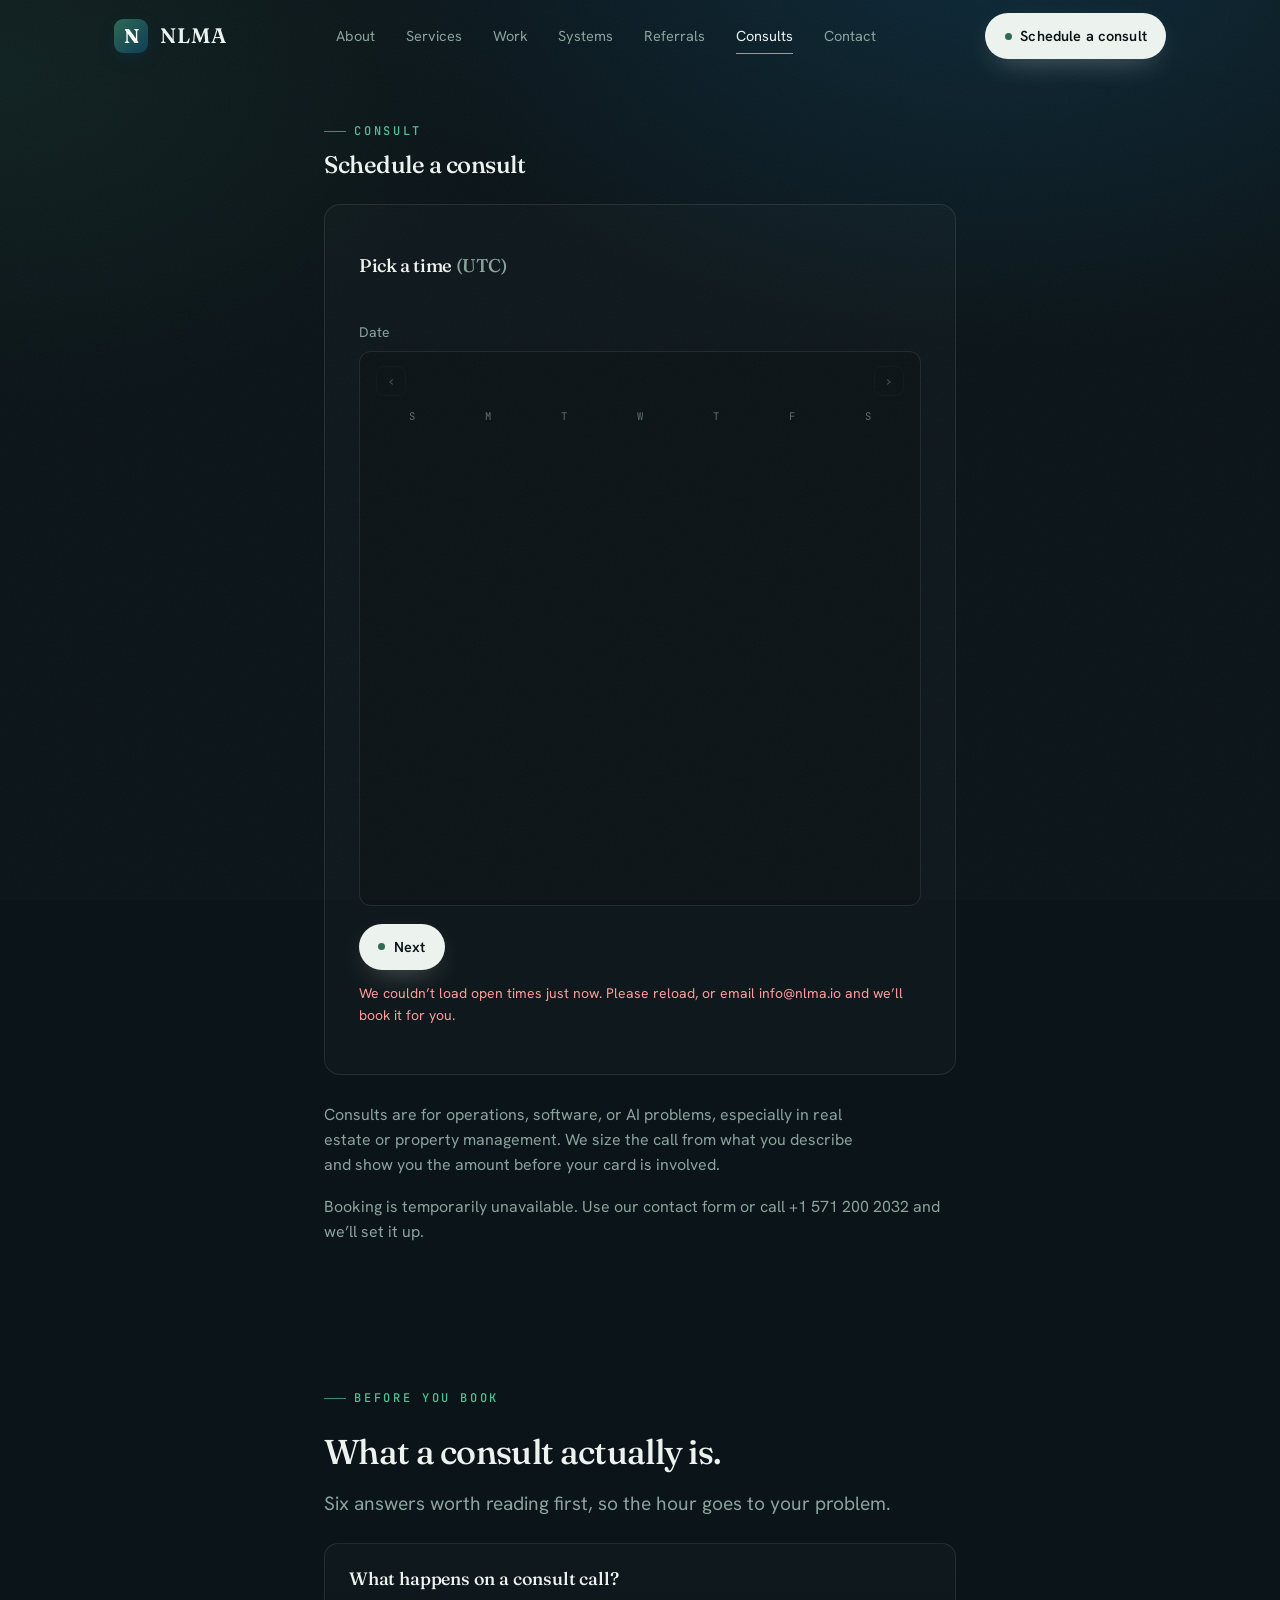
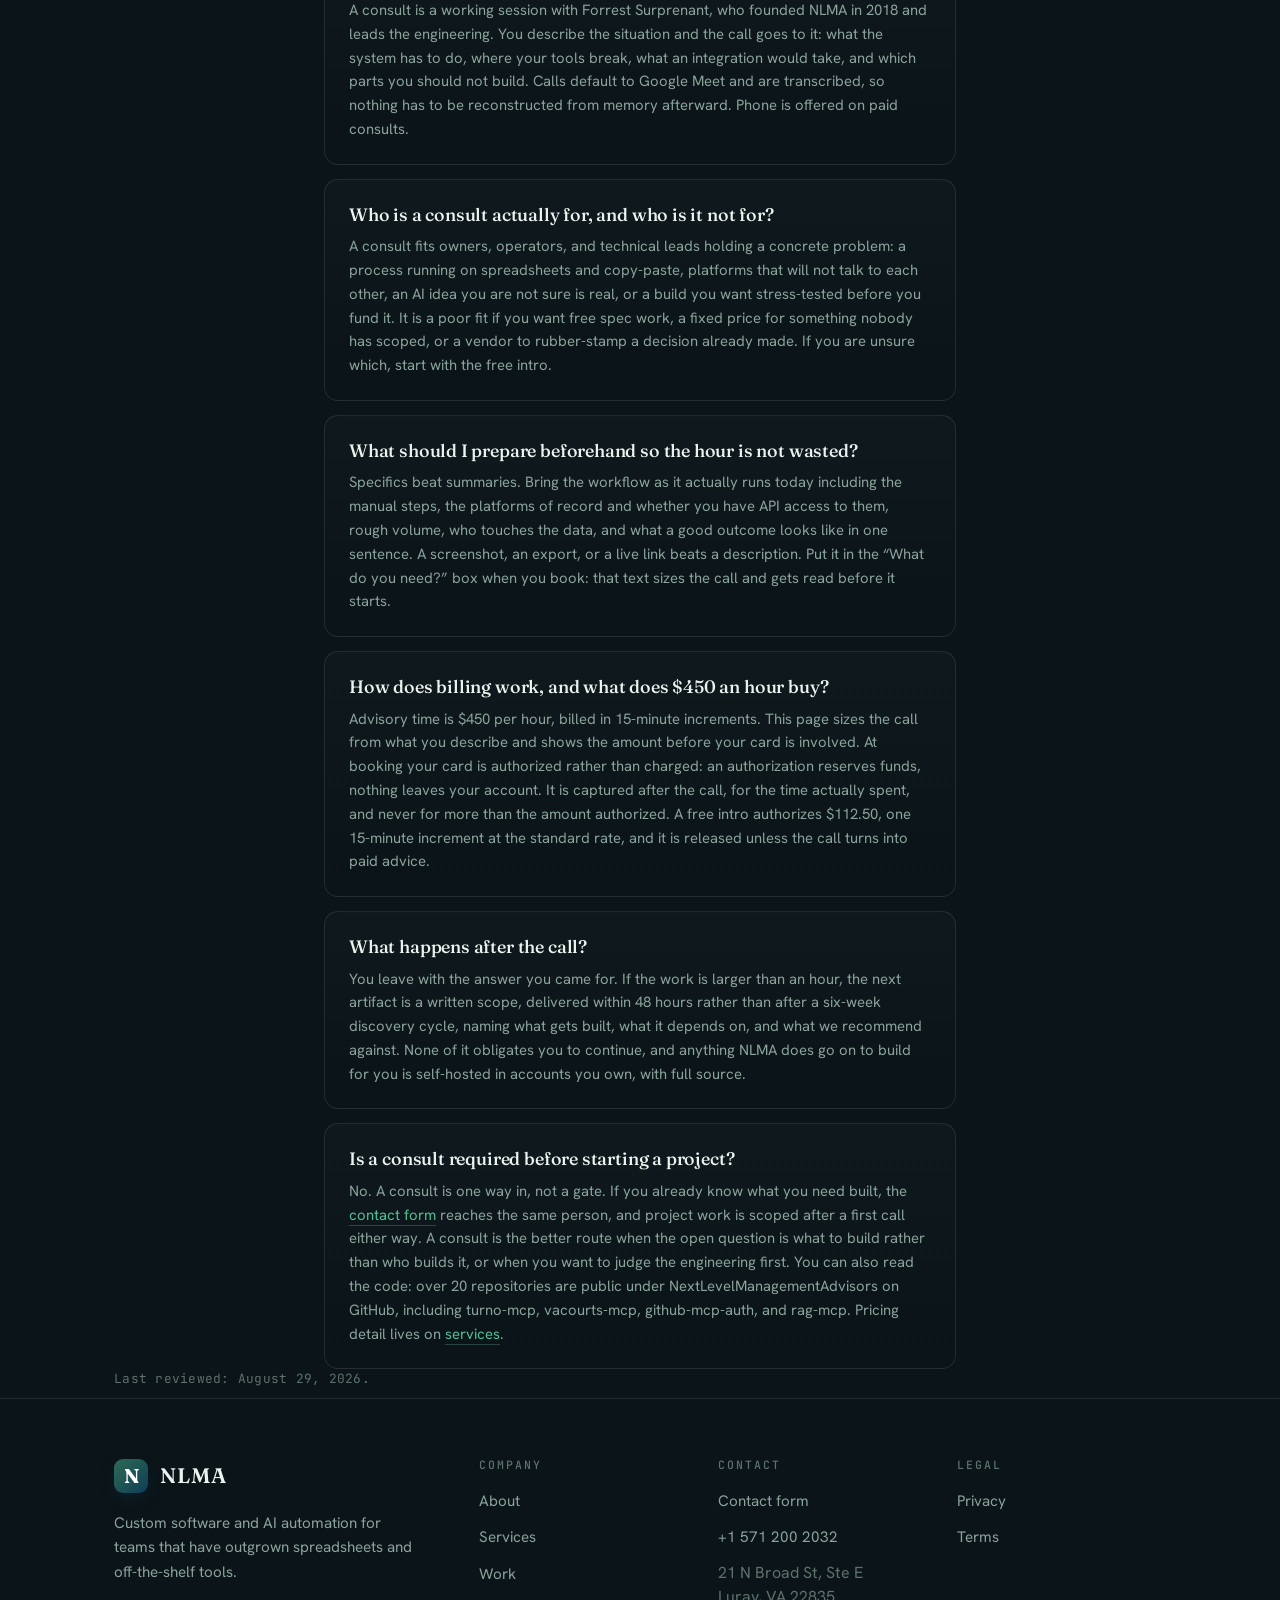
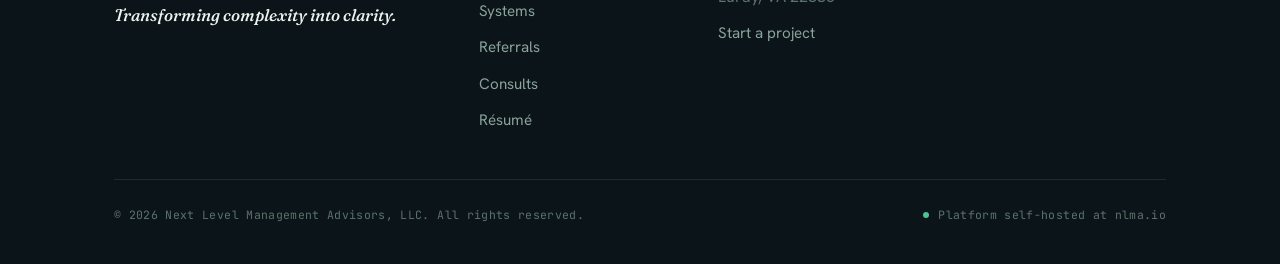
<file: consults.html>
<!DOCTYPE html>
<html lang="en">
<head>
<meta charset="UTF-8" />
<meta name="viewport" content="width=device-width, initial-scale=1.0" />
<link rel="icon" href="/favicon.ico" sizes="any" />
<link rel="icon" href="/favicon.svg" type="image/svg+xml" />
<link rel="apple-touch-icon" href="/apple-touch-icon.png" />
<link rel="manifest" href="/site.webmanifest" />
<meta name="theme-color" content="#0B1418" />
<meta property="og:image" content="https://nlma.io/og-image.jpg" />
<meta property="og:image:width" content="1200" />
<meta property="og:image:height" content="630" />
<meta property="og:image:secure_url" content="https://nlma.io/og-image.jpg" />
<meta property="og:image:type" content="image/jpeg" />
<meta property="og:image:alt" content="NLMA - Systems that do the work" />
<meta name="twitter:card" content="summary_large_image" />
<meta name="twitter:title" content="Schedule a consult · NLMA" />
<meta name="twitter:description" content="Book a working session with NLMA at $450 per hour. Bring a real estate or property management operations problem and leave with a concrete plan." />
<meta name="twitter:image" content="https://nlma.io/og-image.jpg" />
<meta property="og:title" content="Schedule a consult · NLMA" />
<meta property="og:description" content="Book a working session with NLMA at $450 per hour. Bring a real estate or property management operations problem and leave with a concrete plan." />
<meta property="og:type" content="website" />
<meta property="og:url" content="https://nlma.io/consults" />
<meta property="og:site_name" content="NLMA" />
<title>Schedule a consult · NLMA · Next Level Management Advisors</title>
<meta name="description" content="Book a working session with NLMA at $450 per hour. Bring a real estate or property management operations problem and leave with a concrete plan." />
<link rel="canonical" href="https://nlma.io/consults" />
<link rel="preload" href="/fonts/fraunces-roman.woff2" as="font" type="font/woff2" crossorigin />
<link rel="preload" href="/fonts/hanken-grotesk.woff2" as="font" type="font/woff2" crossorigin />
<style>@font-face{font-family:'Fraunces';font-style:italic;font-weight:500 600;font-display:swap;src:url(/fonts/fraunces-italic.woff2) format('woff2');unicode-range:U+0000-00FF,U+0131,U+0152-0153,U+02BB-02BC,U+02C6,U+02DA,U+02DC,U+0304,U+0308,U+0329,U+2000-206F,U+20AC,U+2122,U+2191,U+2193,U+2212,U+2215,U+FEFF,U+FFFD;}@font-face{font-family:'Fraunces';font-style:normal;font-weight:400 700;font-display:swap;src:url(/fonts/fraunces-roman.woff2) format('woff2');unicode-range:U+0000-00FF,U+0131,U+0152-0153,U+02BB-02BC,U+02C6,U+02DA,U+02DC,U+0304,U+0308,U+0329,U+2000-206F,U+20AC,U+2122,U+2191,U+2193,U+2212,U+2215,U+FEFF,U+FFFD;}@font-face{font-family:'Hanken Grotesk';font-style:normal;font-weight:400 700;font-display:swap;src:url(/fonts/hanken-grotesk.woff2) format('woff2');unicode-range:U+0000-00FF,U+0131,U+0152-0153,U+02BB-02BC,U+02C6,U+02DA,U+02DC,U+0304,U+0308,U+0329,U+2000-206F,U+20AC,U+2122,U+2191,U+2193,U+2212,U+2215,U+FEFF,U+FFFD;}@font-face{font-family:'JetBrains Mono';font-style:normal;font-weight:400 700;font-display:swap;src:url(/fonts/jetbrains-mono.woff2) format('woff2');unicode-range:U+0000-00FF,U+0131,U+0152-0153,U+02BB-02BC,U+02C6,U+02DA,U+02DC,U+0304,U+0308,U+0329,U+2000-206F,U+20AC,U+2122,U+2191,U+2193,U+2212,U+2215,U+FEFF,U+FFFD;}</style>
<style>

/* ============================================================
   TOKENS
   ============================================================ */
:root{
  --ink:#0B1418;--ink-2:#0E1E28;--ink-3:#10212c;
  --ocean:#0F3D56;--pine:#2E6A55;--signal:#4FC295;--signal-dim:#2E6A55;
  --paper:#ECF3EF;--muted:#8AA39B;--faint:#5C726C;
  --line:rgba(236,243,239,.10);--line-2:rgba(236,243,239,.18);
  --grad:linear-gradient(135deg,#2E6A55 0%,#0F3D56 100%);
  --grad-soft:linear-gradient(135deg,rgba(46,106,85,.16),rgba(15,61,86,.16));
  --maxw:1180px;--gutter:clamp(20px,5vw,72px);--r:14px;
  --f-display:"Fraunces",Georgia,"Times New Roman",serif;
  --f-body:"Hanken Grotesk",system-ui,-apple-system,Segoe UI,Roboto,sans-serif;
  --f-mono:"JetBrains Mono",ui-monospace,SFMono-Regular,Menlo,monospace;
  --ease:cubic-bezier(.22,.61,.36,1);
}
*,*::before,*::after{box-sizing:border-box}
html{-webkit-text-size-adjust:100%;scroll-behavior:smooth}
@media (prefers-reduced-motion:reduce){html{scroll-behavior:auto}}
body{margin:0;background:var(--ink);color:var(--paper);
  font-family:var(--f-body);font-size:clamp(16px,1.05vw,17px);line-height:1.6;
  font-weight:400;-webkit-font-smoothing:antialiased;text-rendering:optimizeLegibility;overflow-x:hidden;}
img,svg{display:block;max-width:100%}
a{color:inherit;text-decoration:none}
button{font:inherit;color:inherit;cursor:pointer}
::selection{background:rgba(79,194,149,.28);color:#fff}
body::before{content:"";position:fixed;inset:0;z-index:-2;pointer-events:none;
  background:radial-gradient(1100px 700px at 78% -8%,rgba(15,61,86,.55),transparent 60%),
    radial-gradient(900px 600px at 0% 8%,rgba(46,106,85,.16),transparent 55%),var(--ink);}
body::after{content:"";position:fixed;inset:0;z-index:-1;pointer-events:none;opacity:.035;
  background-image:url("data:image/svg+xml,%3Csvg xmlns='http://www.w3.org/2000/svg' width='140' height='140'%3E%3Cfilter id='n'%3E%3CfeTurbulence type='fractalNoise' baseFrequency='.9' numOctaves='2'/%3E%3C/filter%3E%3Crect width='100%25' height='100%25' filter='url(%23n)'/%3E%3C/svg%3E");}
.wrap{max-width:var(--maxw);margin-inline:auto;padding-inline:var(--gutter)}
.eyebrow{font-family:var(--f-mono);font-size:12px;font-weight:500;letter-spacing:.22em;
  text-transform:uppercase;color:var(--signal);display:inline-flex;align-items:center;gap:.7em;}
.eyebrow::before{content:"";width:22px;height:1px;background:var(--signal);opacity:.7}
h1,h2,h3{font-family:var(--f-display);font-weight:500;line-height:1.03;letter-spacing:-.02em;margin:0}
h2{font-size:clamp(2rem,4.6vw,3.4rem)}
h3{font-size:clamp(1.3rem,2vw,1.55rem);line-height:1.12;letter-spacing:-.01em}
.lede{color:var(--muted);font-size:clamp(1.05rem,1.5vw,1.22rem);line-height:1.55;max-width:62ch}
.lede.after{margin-top:28px;font-size:1rem}
/* HEADER */
.site-head{position:fixed;top:0;left:0;right:0;z-index:60;
  transition:background .4s var(--ease),border-color .4s,backdrop-filter .4s;border-bottom:1px solid transparent;}
.site-head.scrolled{background:rgba(8,16,20,.72);backdrop-filter:blur(14px) saturate(140%);
  -webkit-backdrop-filter:blur(14px) saturate(140%);border-bottom-color:var(--line);}
.head-row{display:flex;align-items:center;justify-content:space-between;height:72px}
.brand{display:flex;align-items:center;gap:12px}
.brand .tile{width:34px;height:34px;border-radius:9px;background:var(--grad);
  display:grid;place-items:center;flex:none;box-shadow:0 6px 20px -8px rgba(15,61,86,.9)}
.brand .tile span{font-family:var(--f-display);font-weight:700;font-size:20px;color:#fff;line-height:1}
.brand .word{font-family:var(--f-display);font-weight:600;font-size:21px;letter-spacing:.04em}
.brand .word b{font-weight:600}
.nav{display:flex;align-items:center;gap:clamp(18px,2.4vw,36px)}
.nav a{font-size:14.5px;color:var(--muted);transition:color .25s;position:relative;padding:4px 0}
.nav a::after{content:"";position:absolute;left:0;bottom:-2px;height:1px;width:0;background:var(--signal);transition:width .3s var(--ease)}
.nav a:hover{color:var(--paper)}
.nav a:hover::after,.nav a[aria-current="page"]::after{width:100%}
.nav a[aria-current="page"]{color:var(--paper)}
.btn{display:inline-flex;align-items:center;gap:.6em;border-radius:999px;
  padding:.72em 1.25em;font-weight:600;font-size:14.5px;letter-spacing:.01em;
  border:1px solid transparent;transition:transform .25s var(--ease),box-shadow .3s,background .3s,border-color .3s;white-space:nowrap;}
.btn-primary{background:var(--paper);color:#0A1216;box-shadow:0 10px 30px -12px rgba(236,243,239,.4)}
.btn-primary .dot{width:7px;height:7px;border-radius:50%;background:var(--pine);transition:background .3s,box-shadow .3s}
.btn-primary:hover{transform:translateY(-2px)}
.btn-primary:hover .dot{background:var(--signal);box-shadow:0 0 0 4px rgba(79,194,149,.25)}
.btn-ghost{border-color:var(--line-2);color:var(--paper);background:transparent}
.btn-ghost:hover{border-color:var(--signal);background:rgba(79,194,149,.08);transform:translateY(-2px)}
.head-cta{display:flex;align-items:center;gap:14px}
.menu-toggle{display:none;width:42px;height:42px;border-radius:10px;border:1px solid var(--line-2);
  background:rgba(236,243,239,.03);align-items:center;justify-content:center}
.menu-toggle span,.menu-toggle span::before,.menu-toggle span::after{
  content:"";display:block;width:18px;height:1.5px;background:var(--paper);transition:.3s var(--ease)}
.menu-toggle span::before{transform:translateY(-6px)}
.menu-toggle span::after{transform:translateY(4.5px)}
body.menu-open .menu-toggle span{background:transparent}
body.menu-open .menu-toggle span::before{transform:rotate(45deg)}
body.menu-open .menu-toggle span::after{transform:rotate(-45deg) translateY(-1.5px)}
/* FOOTER */
.foot{border-top:1px solid var(--line);padding-block:60px 40px}
.foot-top{display:grid;grid-template-columns:1.6fr 1fr 1fr 1fr;gap:30px;padding-bottom:46px;border-bottom:1px solid var(--line)}
.foot .blurb{color:var(--muted);font-size:.95rem;max-width:34ch;margin:18px 0 0}
.foot .tagline{font-family:var(--f-display);font-style:italic;color:var(--paper);font-size:1.05rem;margin-top:18px}
.foot h3{font-family:var(--f-mono);font-size:11.5px;letter-spacing:.18em;text-transform:uppercase;color:var(--faint);font-weight:500;margin:0 0 16px}
.foot ul{list-style:none;margin:0;padding:0;display:flex;flex-direction:column;gap:11px}
.foot ul a{color:var(--muted);font-size:.95rem;transition:color .25s}
.foot ul a:hover{color:var(--signal)}
.foot-bot{display:flex;align-items:center;justify-content:space-between;gap:20px;padding-top:26px;flex-wrap:wrap}
.foot-bot p{margin:0;font-family:var(--f-mono);font-size:11.5px;color:var(--faint);letter-spacing:.03em}
.foot-bot .sysline{display:inline-flex;align-items:center;gap:9px}
.foot-bot .sysline i{width:6px;height:6px;border-radius:50%;background:var(--signal);font-style:normal;animation:beat 2.4s var(--ease) infinite}
@keyframes beat{0%{box-shadow:0 0 0 0 rgba(79,194,149,.55)}70%{box-shadow:0 0 0 9px rgba(79,194,149,0)}100%{box-shadow:0 0 0 0 rgba(79,194,149,0)}}
a:focus-visible,button:focus-visible,input:focus-visible,textarea:focus-visible{
  outline:2px solid var(--signal);outline-offset:3px;border-radius:6px}
@media (max-width:960px){
  .nav,.head-cta .btn{display:none}
  .menu-toggle{display:flex}
  .head-cta{gap:0}
  .mobile-nav{position:fixed;inset:72px 0 0;z-index:55;background:rgba(8,15,19,.97);
    backdrop-filter:blur(16px);-webkit-backdrop-filter:blur(16px);
    display:flex;flex-direction:column;gap:6px;padding:30px var(--gutter);
    transform:translateY(-12px);opacity:0;pointer-events:none;transition:opacity .35s var(--ease),transform .35s var(--ease)}
  body.menu-open .mobile-nav{opacity:1;transform:none;pointer-events:auto}
  .mobile-nav a{font-family:var(--f-display);font-size:1.7rem;color:var(--paper);padding:14px 0;border-bottom:1px solid var(--line)}
  .mobile-nav .btn{margin-top:22px;justify-content:center;font-size:16px;padding:1em}
  .mobile-nav .btn-primary{color:#0A1216}
  .foot-top{grid-template-columns:1fr 1fr}
  .foot .brandcol{grid-column:1 / -1}
}
@media (max-width:560px){
  .foot-top{grid-template-columns:1fr}
}
.mobile-nav{display:none}
@media (max-width:960px){.mobile-nav{display:flex}}
@media (prefers-reduced-motion:reduce){
  .foot-bot .sysline i{animation:none}
}



.booking{max-width:760px;padding-block:clamp(48px,9vw,110px)}
.booking .card{background:rgba(255,255,255,.02);border:1px solid var(--line);border-radius:16px;padding:clamp(20px,3vw,34px);margin-top:26px}
.field{margin-bottom:18px;display:flex;flex-direction:column;gap:7px}
.field .label,.field label{font-size:14px;color:var(--muted)}
.field input,.field textarea{background:rgba(0,0,0,.25);border:1px solid var(--line);border-radius:10px;color:var(--paper);padding:12px 14px;font:inherit}
.field input:focus,.field textarea:focus{outline:none;border-color:var(--signal)}
.seg{display:flex;gap:10px}.seg label{display:flex;align-items:center;gap:7px;border:1px solid var(--line);border-radius:10px;padding:10px 14px;cursor:pointer;color:var(--paper)}
.verdict{font-family:var(--f-display);font-size:clamp(1.3rem,3vw,1.7rem);margin-bottom:10px}
.verdict .price{color:var(--signal)}
.seg{flex-wrap:wrap}
.seg label.disabled{opacity:.32;pointer-events:none}
.slots .empty{color:var(--muted);margin:14px 0 22px}
/* Times live inside the calendar grid, spanning every column so the strip reads as
   the selected week opening up rather than as a second control stacked below. */
.cal-times{grid-column:1/-1;display:flex;flex-wrap:wrap;align-items:center;gap:8px 14px;
  margin:4px 0 2px;padding:12px 14px;border:1px solid var(--line-2);border-radius:10px;
  background:rgba(79,194,149,.07)}
.cal-times-day{font-family:var(--f-mono);font-size:11px;letter-spacing:.14em;
  text-transform:uppercase;color:var(--signal);white-space:nowrap}
.cal-times .seg{gap:8px}
.cal-times .seg label{padding:8px 13px;background:rgba(0,0,0,.28);font-size:14.5px}
.cal-times .seg label:hover{border-color:var(--signal)}
.cal-times .seg label:has(input:checked){border-color:var(--signal);background:rgba(79,194,149,.16)}
/* The time chosen in step 1 is restated at the top of every later step, so nobody
   has to trust their memory of what they clicked two screens ago. */
.chosen{font-family:var(--f-mono);font-size:12px;letter-spacing:.06em;color:var(--signal);
  margin:0 0 20px;padding:0 0 14px;border-bottom:1px solid var(--line)}
.cal{border:1px solid var(--line);border-radius:12px;padding:14px 16px 18px;background:rgba(0,0,0,.15)}
.cal-head{display:flex;align-items:center;justify-content:space-between;margin-bottom:12px}
.cal-month{font-family:var(--f-mono);font-size:12.5px;letter-spacing:.08em;text-transform:uppercase;color:var(--paper)}
.cal-nav{width:30px;height:30px;border-radius:8px;border:1px solid var(--line);background:transparent;color:var(--paper);
  display:grid;place-items:center;font-size:16px;line-height:1;flex:none}
.cal-nav:hover:not(:disabled){border-color:var(--signal);color:var(--signal)}
.cal-nav:disabled{opacity:.25;cursor:default}
.cal-grid{display:grid;grid-template-columns:repeat(7,1fr);gap:4px}
.cal-dow{font-family:var(--f-mono);font-size:10.5px;letter-spacing:.06em;text-transform:uppercase;color:var(--faint);text-align:center;padding-bottom:6px}
.cal-day{aspect-ratio:1;border-radius:9px;border:1px solid transparent;background:none;color:var(--faint);
  display:grid;place-items:center;font:inherit;font-size:14px;padding:0}
.cal-day.avail{color:var(--paper);border-color:var(--line);background:rgba(0,0,0,.2);cursor:pointer}
.cal-day.avail:hover{border-color:var(--signal)}
.cal-day.selected{border-color:var(--signal);background:rgba(79,194,149,.15)}
.cal-day:disabled{cursor:default;pointer-events:none}
.cal-day.pad{visibility:hidden}
.rowbtns{display:flex;gap:12px;flex-wrap:wrap}
.linkbtn{background:none;border:none;color:var(--signal);cursor:pointer;font:inherit;padding:0}
.formnote{margin-top:12px;color:#ff9b9b;font-size:14px}
/* Reserves one line even when the text is cleared, so the status swap in step 1
   (loading -> found/empty) can't collapse this line and shift the calendar below it. */
.slots-status{min-height:1.4em}
.sub{font-family:var(--f-display);font-size:1.15rem;margin:18px 0 4px}
/* fixes for bugs found during Playwright verification (not in brief's verbatim CSS):
   1) .field{display:flex} above beats the UA [hidden]{display:none} rule at equal
      specificity, so #phoneField stayed visible even with the hidden attribute set. */
.field[hidden]{display:none}
/* 2) the honeypot input had no visual-hiding CSS, so it rendered as a bare empty
      box next to the Continue button. Hide it off-screen like contact.html's .hp. */
#f-check{position:absolute;left:-9999px;width:1px;height:1px;overflow:hidden}
/* 3) .muted was referenced on #summary/#tzNote/.fallback but never defined,
      only the --muted custom property existed. Define the class. */
.muted{color:var(--muted)}
/* 4) .seg label{display:flex} beats the UA [hidden]{display:none} rule at equal
      specificity, same as the #phoneField case, needed to gate the phone option. */
.seg label[hidden]{display:none}
/* disclosure block shown before the confirm affordance on the discovery path */
.disclosure{border:1px solid var(--line);border-radius:12px;background:var(--grad-soft);padding:16px 18px;margin:6px 0 20px}
.disclosure .disclosure-head{font-family:var(--f-mono);font-size:11.5px;font-weight:500;letter-spacing:.16em;text-transform:uppercase;color:var(--signal);margin:0 0 11px}
.disclosure ul{margin:0;padding-left:18px;display:flex;flex-direction:column;gap:7px}
.disclosure li{color:var(--muted);font-size:14px;line-height:1.5}
.disclosure strong{color:var(--paper);font-weight:600}
/* Q&A block below the widget. Same card chrome as services.html's .qa/.qa-item,
   but a single column, because this page's column is 760px wide (.booking) rather
   than the 1180px .wrap the two-column grid on /services is sized for. */
.qa-section{max-width:760px;padding-block:6px 0}
.qa-head{margin:0 0 24px}
.qa-head h2{font-size:clamp(1.6rem,3.2vw,2.15rem);margin:14px 0 12px}
.qa{display:grid;grid-template-columns:1fr;gap:14px}
.qa-item{border:1px solid var(--line);border-radius:var(--r);padding:24px 24px 22px;
  background:linear-gradient(180deg,rgba(236,243,239,.022),rgba(236,243,239,0))}
.qa-item h3{font-family:var(--f-display);font-size:1.12rem;color:var(--paper);margin:0 0 9px;line-height:1.25}
.qa-item p{color:var(--muted);font-size:.93rem;line-height:1.6;margin:0}
.qa-item a{color:var(--signal);text-decoration:none;border-bottom:1px solid rgba(122,194,161,.28)}
.qa-item a:hover{border-bottom-color:var(--signal)}
@media(max-width:900px){.qa-item{padding:20px 20px 18px}}
.reviewed-stamp{margin:0 0 8px;color:var(--faint);font-size:.8rem;font-family:var(--f-mono);letter-spacing:.02em}

</style>
<noscript><style>.reveal{opacity:1 !important;transform:none !important}[data-boot]{opacity:1 !important}</style></noscript>
<script type="application/ld+json">
{"@context":"https://schema.org","@type":"ProfessionalService","@id":"https://nlma.io/#organization","name":"Next Level Management Advisors","alternateName":"NLMA","url":"https://nlma.io","logo":"https://nlma.io/icon-512.png","image":"https://nlma.io/og-image.jpg","sameAs":["https://github.com/NextLevelManagementAdvisors"],"email":"info@nlma.io","telephone":"+1-571-200-2032","address":{"@type":"PostalAddress","streetAddress":"21 N Broad St, Ste E","addressLocality":"Luray","addressRegion":"VA","postalCode":"22835","addressCountry":"US"},"areaServed":"US","description":"Custom software and AI automation that turns operational complexity into systems that run themselves.","founder":{"@type":"Person","@id":"https://nlma.io/#person","name":"Forrest Surprenant"}}
</script>
<script type="application/ld+json">
{"@context":"https://schema.org","@type":"BreadcrumbList","itemListElement":[{"@type":"ListItem","position":1,"name":"Home","item":"https://nlma.io/"},{"@type":"ListItem","position":2,"name":"Consults","item":"https://nlma.io/consults"}]}
</script>
</head>
<body>

<header class="site-head" id="head">
  <div class="wrap head-row">
    <a class="brand" href="/" aria-label="NLMA home">
      <span class="tile"><span>N</span></span>
      <span class="word"><b>NLMA</b></span>
    </a>
    <nav class="nav" aria-label="Primary">
      <a href="/about">About</a>
      <a href="/services">Services</a>
      <a href="/portfolio">Work</a>
      <a href="/#systems">Systems</a>
      <a href="/referrals">Referrals</a>
      <a href="/consults" aria-current="page">Consults</a>
      <a href="/contact">Contact</a>
    </nav>
    <div class="head-cta">
      <a class="btn btn-primary" href="/consults"><span class="dot"></span>Schedule a consult</a>
      <button class="menu-toggle" id="menuToggle" aria-label="Open menu" aria-expanded="false"><span></span></button>
    </div>
  </div>
</header>

<nav class="mobile-nav" id="mobileNav" aria-label="Mobile">
  <a href="/about">About</a>
  <a href="/services">Services</a>
  <a href="/portfolio">Work</a>
  <a href="/#systems">Systems</a>
  <a href="/referrals">Referrals</a>
  <a href="/consults">Consults</a>
  <a href="/contact">Contact</a>
  <a class="btn btn-primary" href="/consults"><span class="dot"></span>Schedule a consult</a>
</nav>

<main id="main">
  <section class="wrap booking">
    <p class="eyebrow">Consult</p>
    <h1 class="display">Schedule a consult</h1>

    <!-- STEP 1: pick a time.
         Times load on page view from /webhook/consult-slots, which runs no LLM and
         filters candidates against the LONGEST bookable duration (60 min). A time
         chosen here therefore survives whatever triage decides in step 2, so the
         visitor is never bounced back to re-pick because the call got sized up. -->
    <div id="timeStep" class="card">
      <h2 class="sub">Pick a time <span class="muted" id="tzNote"></span></h2>
      <div aria-live="polite">
        <!-- One status line, never [hidden]: its text is swapped in place rather than
             toggling a loading paragraph off and an empty-state paragraph on, which
             used to collapse/expand this line and shift the calendar below it. -->
        <p class="formnote muted slots-status" id="slotsStatus">Loading open times&hellip;</p>
        <!-- Rendered visible (not [hidden]) from the start, with a 6-row skeleton grid
             already in place: root cause of the CLS this replaces was JS inserting the
             whole calendar into zero reserved space once slots resolved. renderCalendar()
             below always emits the same 7-dow + 42-day-cell shape, so swapping the
             skeleton's placeholder cells for real ones changes content, not geometry. -->
        <div class="field" id="dateField"><span class="label">Date</span>
          <div class="cal" id="cal">
            <div class="cal-head">
              <button type="button" class="cal-nav" id="calPrev" aria-label="Previous month" disabled>&lsaquo;</button>
              <span class="cal-month" id="calMonth"></span>
              <button type="button" class="cal-nav" id="calNext" aria-label="Next month" disabled>&rsaquo;</button>
            </div>
            <div class="cal-grid" id="calGrid">
              <div class="cal-dow">S</div><div class="cal-dow">M</div><div class="cal-dow">T</div>
              <div class="cal-dow">W</div><div class="cal-dow">T</div><div class="cal-dow">F</div>
              <div class="cal-dow">S</div>
              <span class="cal-day pad"></span><span class="cal-day pad"></span><span class="cal-day pad"></span>
              <span class="cal-day pad"></span><span class="cal-day pad"></span><span class="cal-day pad"></span>
              <span class="cal-day pad"></span><span class="cal-day pad"></span><span class="cal-day pad"></span>
              <span class="cal-day pad"></span><span class="cal-day pad"></span><span class="cal-day pad"></span>
              <span class="cal-day pad"></span><span class="cal-day pad"></span><span class="cal-day pad"></span>
              <span class="cal-day pad"></span><span class="cal-day pad"></span><span class="cal-day pad"></span>
              <span class="cal-day pad"></span><span class="cal-day pad"></span><span class="cal-day pad"></span>
              <span class="cal-day pad"></span><span class="cal-day pad"></span><span class="cal-day pad"></span>
              <span class="cal-day pad"></span><span class="cal-day pad"></span><span class="cal-day pad"></span>
              <span class="cal-day pad"></span><span class="cal-day pad"></span><span class="cal-day pad"></span>
              <span class="cal-day pad"></span><span class="cal-day pad"></span><span class="cal-day pad"></span>
              <span class="cal-day pad"></span><span class="cal-day pad"></span><span class="cal-day pad"></span>
              <span class="cal-day pad"></span><span class="cal-day pad"></span><span class="cal-day pad"></span>
              <span class="cal-day pad"></span><span class="cal-day pad"></span><span class="cal-day pad"></span>
            </div>
          </div>
        </div>
      </div>
      <div class="rowbtns">
        <button type="button" class="btn btn-primary" id="toDetailsBtn" disabled><span class="dot"></span>Next</button>
      </div>
      <p class="formnote" id="timeNote" hidden></p>
    </div>

    <!-- STEP 2: who you are and what you need. Triage runs on submit and sizes the call. -->
    <form id="intakeForm" class="card" novalidate hidden>
      <p class="chosen" id="chosenTime"></p>
      <div class="field"><label for="f-name">Your name</label>
        <input id="f-name" type="text" autocomplete="name" required placeholder="Jane Smith" /></div>
      <div class="field"><label for="f-email">Email</label>
        <input id="f-email" type="email" autocomplete="email" required placeholder="jane@company.com" /></div>
      <div class="field"><label for="f-request">What do you need?</label>
        <textarea id="f-request" rows="5" maxlength="2000" required placeholder="Describe your situation, question, or project."></textarea></div>
      <!-- Honeypot. The name deliberately carries no autofill-recognizable token:
           the old name="company_website" matched Chrome's COMPANY_NAME heuristic, so
           address autofill filled this off-screen box and the submit was dropped.
           The posted key matches the field name again, so renaming one without the
           other cannot silently disable spam filtering. Guard, Book Prep and Checkout
           Prep all accept nlma_check or the old company_website. -->
      <input id="f-check" name="nlma_check" type="text" tabindex="-1" autocomplete="off"
             aria-hidden="true" data-lpignore="true" data-form-type="other" />
      <div class="rowbtns">
        <button type="button" class="btn btn-ghost" id="backToTime">&larr; Change time</button>
        <button class="btn btn-primary" id="intakeBtn" type="submit"><span class="dot"></span>Continue</button>
      </div>
      <p class="formnote" id="intakeNote" hidden></p>
    </form>

    <!-- STEP 3: what the call is, then confirm. The medium lives here rather than in
         step 2 because phone is only offered once triage says the call is billable:
         a discovery call produces no transcript to review, so it has to be on Meet. -->
    <div id="resultStep" class="card" hidden>
      <div id="verdict" class="verdict"></div>
      <p id="summary" class="muted"></p>
      <p class="chosen" id="chosenTime2"></p>
      <p id="freeSwitch" hidden><button type="button" class="linkbtn" id="requestFree">Request a free intro instead &rarr;</button></p>
      <div class="field"><span class="label">How should we meet?</span>
        <div class="seg" role="radiogroup" aria-label="Meeting medium">
          <label><input type="radio" name="medium" value="meet" checked /> Google Meet</label>
          <label id="phoneOption" hidden><input type="radio" name="medium" value="phone" /> Phone</label>
        </div></div>
      <div class="field" id="phoneField" hidden><label for="f-phone">Phone number</label>
        <input id="f-phone" type="tel" autocomplete="tel" placeholder="+1 555 123 4567" /></div>
      <!-- Two disclosures, one per path. Both are now literally what the workflow
           does: Stripe Checkout runs in manual-capture mode, so the card is
           authorized at booking and captured only afterwards, or not at all. -->
      <div class="disclosure" id="disclosure" hidden>
        <p class="disclosure-head">Before you request a free intro</p>
        <ul>
          <li>The call is held on Google Meet and transcribed.</li>
          <li>A <strong>$112.50</strong> authorization is placed on your card, a 15-minute increment of advisory time at our standard <strong>$450/hour</strong> rate. An authorization reserves funds; it is not a charge.</li>
          <li>It is <strong>released</strong> unless the call becomes paid advice.</li>
          <li>The time is held for you and confirmed by email once Forrest accepts it.</li>
        </ul>
      </div>
      <div class="disclosure" id="disclosurePaid" hidden>
        <p class="disclosure-head">Before you request this consult</p>
        <ul>
          <li>Your card is <strong>authorized</strong> for the amount above, not charged. An authorization reserves funds; nothing leaves your account yet.</li>
          <li>It is captured <strong>after the call</strong>, for the time actually spent, and never for more than the amount authorized.</li>
          <li>The time is held for you and confirmed by email once Forrest accepts it.</li>
        </ul>
      </div>
      <div class="rowbtns">
        <button type="button" class="btn btn-ghost" id="backBtn">&larr; Edit details</button>
        <button type="button" class="btn btn-primary" id="confirmBtn"><span class="dot"></span><span id="confirmLabel">Confirm</span></button>
      </div>
      <p class="formnote" id="resultNote" hidden></p>
    </div>

    <!-- Context, not instructions, and deliberately below the widget: a booking page
         should open on the calendar, not on prose. Everything about authorization,
         capture, release and Forrest confirming is stated per path in the step-2
         disclosures, immediately above the button that authorizes the card. -->
    <p class="lede after">Consults are for operations, software, or AI problems, especially in real estate or property management. We size the call from what you describe and show you the amount before your card is involved.</p>

    <p class="fallback muted" id="fallback" hidden>Booking is temporarily unavailable. <a href="/#contact">Use our contact form</a> or call <a href="tel:+15712002032">+1 571 200 2032</a> and we&rsquo;ll set it up.</p>
  </section>

  <!-- Static prose only, below the widget. No ids, no name= attributes and no form
       controls in here, so nothing the booking script queries can collide with it. -->
  <section class="wrap qa-section">
    <div class="qa-head">
      <p class="eyebrow">Before you book</p>
      <h2>What a consult actually is.</h2>
      <p class="lede">Six answers worth reading first, so the hour goes to your problem.</p>
    </div>
    <div class="qa">
      <div class="qa-item">
        <h3>What happens on a consult call?</h3>
        <p>A consult is a working session with Forrest Surprenant, who founded NLMA in 2018 and leads the engineering. You describe the situation and the call goes to it: what the system has to do, where your tools break, what an integration would take, and which parts you should not build. Calls default to Google Meet and are transcribed, so nothing has to be reconstructed from memory afterward. Phone is offered on paid consults.</p>
      </div>
      <div class="qa-item">
        <h3>Who is a consult actually for, and who is it not for?</h3>
        <p>A consult fits owners, operators, and technical leads holding a concrete problem: a process running on spreadsheets and copy-paste, platforms that will not talk to each other, an AI idea you are not sure is real, or a build you want stress-tested before you fund it. It is a poor fit if you want free spec work, a fixed price for something nobody has scoped, or a vendor to rubber-stamp a decision already made. If you are unsure which, start with the free intro.</p>
      </div>
      <div class="qa-item">
        <h3>What should I prepare beforehand so the hour is not wasted?</h3>
        <p>Specifics beat summaries. Bring the workflow as it actually runs today including the manual steps, the platforms of record and whether you have API access to them, rough volume, who touches the data, and what a good outcome looks like in one sentence. A screenshot, an export, or a live link beats a description. Put it in the &ldquo;What do you need?&rdquo; box when you book: that text sizes the call and gets read before it starts.</p>
      </div>
      <div class="qa-item">
        <h3>How does billing work, and what does $450 an hour buy?</h3>
        <p>Advisory time is $450 per hour, billed in 15-minute increments. This page sizes the call from what you describe and shows the amount before your card is involved. At booking your card is authorized rather than charged: an authorization reserves funds, nothing leaves your account. It is captured after the call, for the time actually spent, and never for more than the amount authorized. A free intro authorizes $112.50, one 15-minute increment at the standard rate, and it is released unless the call turns into paid advice.</p>
      </div>
      <div class="qa-item">
        <h3>What happens after the call?</h3>
        <p>You leave with the answer you came for. If the work is larger than an hour, the next artifact is a written scope, delivered within 48 hours rather than after a six-week discovery cycle, naming what gets built, what it depends on, and what we recommend against. None of it obligates you to continue, and anything NLMA does go on to build for you is self-hosted in accounts you own, with full source.</p>
      </div>
      <div class="qa-item">
        <h3>Is a consult required before starting a project?</h3>
        <p>No. A consult is one way in, not a gate. If you already know what you need built, the <a href="/contact">contact form</a> reaches the same person, and project work is scoped after a first call either way. A consult is the better route when the open question is what to build rather than who builds it, or when you want to judge the engineering first. You can also read the code: over 20 repositories are public under NextLevelManagementAdvisors on GitHub, including turno-mcp, vacourts-mcp, github-mcp-auth, and rag-mcp. Pricing detail lives on <a href="/services">services</a>.</p>
      </div>
    </div>
  </section>

  <div class="wrap"><p class="reviewed-stamp">Last reviewed: <time datetime="2026-08-29">August 29, 2026</time>.</p></div>
</main>

<footer class="foot">
  <div class="wrap">
    <div class="foot-top">
      <div class="brandcol">
        <a class="brand" href="/" aria-label="NLMA home">
          <span class="tile"><span>N</span></span>
          <span class="word"><b>NLMA</b></span>
        </a>
        <p class="blurb">Custom software and AI automation for teams that have outgrown spreadsheets and off-the-shelf tools.</p>
        <p class="tagline">Transforming complexity into clarity.</p>
      </div>
      <div>
        <h3>Company</h3>
        <ul>
          <li><a href="/about">About</a></li>
          <li><a href="/services">Services</a></li>
          <li><a href="/portfolio">Work</a></li>
          <li><a href="/#systems">Systems</a></li>
          <li><a href="/referrals">Referrals</a></li>
          <li><a href="/consults">Consults</a></li>
          <li><a href="/resume">Résumé</a></li>
        </ul>
      </div>
      <div>
        <h3>Contact</h3>
        <ul>
          <li><a href="/#contact">Contact form</a></li>
          <li><a href="tel:+15712002032">+1 571 200 2032</a></li>
          <li style="color:var(--faint);line-height:1.5">21 N Broad St, Ste E<br>Luray, VA 22835</li>
          <li><a href="/consults">Start a project</a></li>
        </ul>
      </div>
      <div>
        <h3>Legal</h3>
        <ul>
          <li><a href="/privacy">Privacy</a></li>
          <li><a href="/terms">Terms</a></li>
        </ul>
      </div>
    </div>
    <div class="foot-bot">
      <p>&copy; 2026 Next Level Management Advisors, LLC. All rights reserved.</p>
      <p class="sysline"><i></i>Platform self-hosted at nlma.io</p>
    </div>
  </div>
</footer>
<script>
(function(){
  var head=document.getElementById('head');
  var onScroll=function(){ head.classList.toggle('scrolled', window.scrollY>24); };
  onScroll(); window.addEventListener('scroll',onScroll,{passive:true});
  var t=document.getElementById('menuToggle');
  var close=function(){document.body.classList.remove('menu-open');t.setAttribute('aria-expanded','false');};
  t.addEventListener('click',function(){
    var open=document.body.classList.toggle('menu-open');
    t.setAttribute('aria-expanded',open?'true':'false');
  });
  document.querySelectorAll('#mobileNav a').forEach(function(a){a.addEventListener('click',close);});
})();
</script>
<script>
(function(){
  var CONFIG={
    slots:"https://n8n.nlma.io/webhook/consult-slots",
    intake:"https://n8n.nlma.io/webhook/consult-intake",
    book:"https://n8n.nlma.io/webhook/consult-book",
    checkout:"https://n8n.nlma.io/webhook/consult-checkout"
  };
  var $=function(id){return document.getElementById(id)};
  var state={data:null, slot:null, selectedDateKey:null, selectedTime:null, matrix:{}};

  // medium toggle reveals phone
  Array.prototype.forEach.call(document.getElementsByName("medium"),function(r){
    r.addEventListener("change",function(){ $("phoneField").hidden = (r.value!=="phone")||!r.checked; });
  });

  function tzLabel(){
    try{
      var part=Intl.DateTimeFormat(undefined,{timeZoneName:"short"}).formatToParts(new Date())
        .filter(function(p){return p.type==="timeZoneName"})[0];
      return part?part.value:"local time";
    }catch(e){ return "local time"; }
  }
  function pad2(n){return (n<10?"0":"")+n}
  function dateKey(d){return d.getFullYear()+"-"+pad2(d.getMonth()+1)+"-"+pad2(d.getDate())}
  function monthKey(d){return d.getFullYear()*12+d.getMonth()}
  function dayLabel(d){return d.toLocaleDateString([], {weekday:"short",month:"short",day:"numeric"})}
  function timeLabel(iso){return new Date(iso).toLocaleString([], {hour:"numeric",minute:"2-digit"})}
  function longLabel(iso){
    var d=new Date(iso);
    return d.toLocaleDateString([], {weekday:"long",month:"long",day:"numeric"})+" at "+timeLabel(iso)+" "+tzLabel();
  }
  var DOW=["S","M","T","W","T","F","S"];

  $("calPrev").addEventListener("click",function(){
    if(!state.calMin||monthKey(state.calView)<=monthKey(state.calMin)) return;
    state.calView=new Date(state.calView.getFullYear(),state.calView.getMonth()-1,1);
    renderCalendar();
  });
  $("calNext").addEventListener("click",function(){
    if(!state.calMax||monthKey(state.calView)>=monthKey(state.calMax)) return;
    state.calView=new Date(state.calView.getFullYear(),state.calView.getMonth()+1,1);
    renderCalendar();
  });

  function renderCalendar(){
    var view=state.calView;
    $("calMonth").textContent=view.toLocaleDateString([], {month:"long",year:"numeric"});
    $("calPrev").disabled = monthKey(view)<=monthKey(state.calMin);
    $("calNext").disabled = monthKey(view)>=monthKey(state.calMax);

    var grid=$("calGrid"); grid.innerHTML="";
    DOW.forEach(function(d){ var h=document.createElement("div"); h.className="cal-dow"; h.textContent=d; grid.appendChild(h); });

    var first=new Date(view.getFullYear(),view.getMonth(),1);
    var daysInMonth=new Date(view.getFullYear(),view.getMonth()+1,0).getDate();
    for(var i=0;i<first.getDay();i++){
      var pad=document.createElement("span"); pad.className="cal-day pad"; grid.appendChild(pad);
    }
    var dayNums=[]; for(var n=1;n<=daysInMonth;n++){ dayNums.push(n); }
    var offset=first.getDay();          // pad cells before day 1
    var selectedIndex=-1;               // position of the selected day among pads+days
    dayNums.forEach(function(day){
      var d=new Date(view.getFullYear(),view.getMonth(),day);
      var k=dateKey(d);
      var has=!!state.matrix[k];
      var btn=document.createElement("button");
      btn.type="button"; btn.className="cal-day"+(has?" avail":""); btn.textContent=String(day);
      if(!has){ btn.disabled=true; }
      else{
        if(k===state.selectedDateKey){ btn.classList.add("selected"); selectedIndex=offset+day-1; }
        btn.addEventListener("click",function(){ selectDate(k,d); });
      }
      grid.appendChild(btn);
    });
    // Every month renders exactly 6 rows (42 day cells: leading pad + days + trailing
    // pad), matching the skeleton grid shipped in the HTML. A variable row count here
    // is what let the calendar's real height differ from the reserved space and
    // reintroduce the layout shift the skeleton exists to prevent.
    var trailing=42-offset-daysInMonth;
    for(var j=0;j<trailing;j++){
      var padEnd=document.createElement("span"); padEnd.className="cal-day pad"; grid.appendChild(padEnd);
    }

    // Drop the time strip into the grid immediately after the selected day's week.
    // Nothing renders when the selection is in another month, which is what makes
    // paging away and back safe.
    if(selectedIndex>=0){
      var parts=state.selectedDateKey.split("-");
      var selDate=new Date(+parts[0],+parts[1]-1,+parts[2]);
      var nextRowStart=(Math.floor(selectedIndex/7)+1)*7;   // first cell of the following week
      var ref=grid.children[DOW.length+nextRowStart] || null; // null appends, for the last row
      grid.insertBefore(buildTimeStrip(state.selectedDateKey,selDate),ref);
    }
  }

  // The strip spans all seven columns (see .cal-times), so it reads as an extension
  // of the row the visitor just clicked rather than a second control below the grid.
  function buildTimeStrip(k,d){
    var wrap=document.createElement("div");
    wrap.className="cal-times";
    var head=document.createElement("span");
    head.className="cal-times-day"; head.textContent=dayLabel(d);
    wrap.appendChild(head);
    var seg=document.createElement("div");
    seg.className="seg timeSeg"; seg.setAttribute("role","radiogroup");
    seg.setAttribute("aria-label","Time on "+dayLabel(d));
    var slots=state.matrix[k]||{};
    Object.keys(slots).sort(function(a,b){ return slots[a] < slots[b] ? -1 : 1; })
      .forEach(function(t){
        var label=document.createElement("label");
        var input=document.createElement("input");
        input.type="radio"; input.name="timeChoice"; input.value=t;
        // A re-render (month paging) must not silently drop a choice already made.
        if(t===state.selectedTime){ input.checked=true; }
        input.addEventListener("change",function(){
          state.selectedTime=t; state.slot=slots[t]; $("toDetailsBtn").disabled=false;
        });
        label.appendChild(input); label.appendChild(document.createTextNode(t));
        seg.appendChild(label);
      });
    wrap.appendChild(seg);
    return wrap;
  }

  function selectDate(k,d){
    state.selectedDateKey=k; state.selectedTime=null; state.slot=null;
    $("toDetailsBtn").disabled=true;
    renderCalendar();
  }

  async function callBackend(url, body){
    var res=await fetch(url,{method:"POST",headers:{"Content-Type":"application/json"},body:JSON.stringify(body)});
    if(!res.ok){ var e=new Error("HTTP "+res.status); e.status=res.status; throw e; }
    return res.json();
  }

  function val(id){return ($(id).value||"").trim()}
  function medium(){var r=document.querySelector('input[name="medium"]:checked');return r?r.value:"meet"}
  // Every booking authorizes a card and charges nothing at booking time, so the
  // button says authorize, not pay. A free intro authorizes the $112.50 the
  // disclosure names; the backend applies the same constant.
  var DISCOVERY_HOLD=112.50;
  function holdAmount(d){ return d.billable ? d.price : DISCOVERY_HOLD; }
  function payLabel(d){ return "Authorize $"+holdAmount(d).toFixed(2)+" & request"; }

  // ---- step 1: the calendar loads before anything is asked of the visitor -------
  function renderSlots(slots){
    state.selectedDateKey=null; state.selectedTime=null; state.slot=null;
    $("toDetailsBtn").disabled=true;

    if(!slots.length){
      // dateField stays visible (it's never [hidden] now — see the HTML skeleton
      // grid), showing the empty/disabled skeleton rather than collapsing it, so
      // this branch causes no shift of its own either.
      $("slotsStatus").textContent="No open times in the next few weeks. Email info@nlma.io and we’ll find one.";
      return;
    }
    $("slotsStatus").textContent="";

    // Group into a real calendar: pick a day first, then see just that
    // day's times, which reads lighter than a flat list of every open slot.
    var matrix={}; // dateKey -> {timeLabel: iso}
    slots.forEach(function(s){
      var iso=s.startIso||s, d=new Date(iso), k=dateKey(d), t=timeLabel(iso);
      matrix[k]=matrix[k]||{}; matrix[k][t]=iso;
    });
    var availKeys=Object.keys(matrix).sort();
    var first=new Date(availKeys[0]+"T00:00:00");
    var last=new Date(availKeys[availKeys.length-1]+"T00:00:00");

    state.matrix=matrix;
    state.calMin=new Date(first.getFullYear(),first.getMonth(),1);
    state.calMax=new Date(last.getFullYear(),last.getMonth(),1);
    state.calView=new Date(state.calMin);
    renderCalendar();
  }

  async function loadSlots(){
    $("tzNote").textContent="("+tzLabel()+")";
    $("slotsStatus").textContent="Loading open times…"; $("timeNote").hidden=true;
    try{
      var d=await callBackend(CONFIG.slots,{});
      renderSlots(d.slots||[]);
    }catch(err){
      $("slotsStatus").textContent="";
      note("timeNote","We couldn’t load open times just now. Please reload, or email info@nlma.io and we’ll book it for you.");
      showFallback();
    }
  }
  loadSlots();

  $("toDetailsBtn").addEventListener("click",function(){
    if(!state.slot) return;
    $("chosenTime").textContent=longLabel(state.slot);
    $("timeStep").hidden=true; $("intakeForm").hidden=false;
  });
  $("backToTime").addEventListener("click",function(){
    $("intakeForm").hidden=true; $("timeStep").hidden=false;
  });

  // ---- step 2: who and what, then triage ---------------------------------------
  // Never drop a submit silently. The honeypot is enforced server-side only: a
  // client-side `return` left the button dead with no message, which is exactly
  // what a human tripped by browser autofill reported as "it doesn't work".
  $("intakeForm").addEventListener("submit",async function(e){
    e.preventDefault();
    $("intakeNote").hidden=true; $("fallback").hidden=true;
    if(!val("f-name")||!val("f-email")||!val("f-request")){ note("intakeNote","Please fill in your name, email, and request."); return; }
    setBusy("intakeBtn",true,"Analyzing…");
    try{
      // posted under the key the n8n Guard node reads; only the DOM field name changed
      var data=await callBackend(CONFIG.intake,{name:val("f-name"),email:val("f-email"),phone:val("f-phone"),medium:medium(),request:val("f-request"),nlma_check:val("f-check")});
      state.data=data;
      // The intake response carries its own slot list, filtered at the duration
      // triage just chose. Step 1 filtered at 60 minutes, so the chosen time is
      // normally still there; if the calendar changed underneath us, send the
      // visitor back to a fresh grid rather than to a 409 at confirm time.
      var stillOpen=(data.slots||[]).some(function(s){ return (s.startIso||s)===state.slot; });
      if(!stillOpen){
        renderSlots(data.slots||[]);
        $("intakeForm").hidden=true; $("timeStep").hidden=false;
        note("timeNote","That time was taken while you were typing. Here are the times still open.");
        return;
      }
      renderResult(data);
    }catch(err){
      if(err.status===400){
        note("intakeNote","We couldn’t accept that request. Check your name and email and try again, or email info@nlma.io and we’ll book it for you.");
      }else{
        note("intakeNote","Booking is temporarily unavailable. Please email info@nlma.io or call +1 571 200 2032 and we’ll set it up.");
        showFallback();
      }
    }
    finally{ setBusy("intakeBtn",false,"Continue"); }
  });

  // ---- step 3: verdict, medium, confirm ----------------------------------------
  function renderResult(data){
    $("timeStep").hidden=true; $("intakeForm").hidden=true;
    $("resultStep").hidden=false;
    var mins=data.duration_min;
    var v = data.billable
      ? '~'+mins+'-min paid consult: <span class="price">$'+data.price.toFixed(2)+'</span>'
      : 'Free intro call, ~'+mins+' min';
    $("verdict").innerHTML=v;
    $("summary").textContent=data.summary?("What we’ll cover: "+data.summary):"";
    $("chosenTime2").textContent=longLabel(state.slot);
    $("freeSwitch").hidden=!data.billable;
    // Phone is Meet-only for discovery: only offer it when triage returns billable.
    // Discovery calls produce no transcript to review, so they must be on Meet.
    $("phoneOption").hidden = !data.billable;
    if(!data.billable){
      var meetRadio=document.querySelector('input[name="medium"][value="meet"]');
      if(meetRadio) meetRadio.checked=true;
      $("phoneField").hidden=true;
    }
    $("disclosure").hidden = !!data.billable;
    $("disclosurePaid").hidden = !data.billable;
    $("confirmLabel").textContent = payLabel(data);
  }

  $("backBtn").addEventListener("click",function(){ $("resultStep").hidden=true; $("intakeForm").hidden=false; });
  $("requestFree").addEventListener("click",function(){
    state.data.billable=false; state.data.price=0; renderResult(state.data);
  });

  $("confirmBtn").addEventListener("click",async function(){
    if(!state.slot) return;
    $("resultNote").hidden=true; setBusy("confirmBtn",true,"Working…");
    var body={name:val("f-name"),email:val("f-email"),phone:val("f-phone"),medium:medium(),request:val("f-request"),nlma_check:val("f-check"),duration_min:state.data.duration_min,startIso:state.slot};
    try{
      // Both paths go through Stripe Checkout now: a free intro authorizes $112.50
      // and a billable consult authorizes its quoted fee. Neither is charged here.
      // /consult-book still exists and still books without a card, which is what a
      // revert of this change would fall back to.
      var c=await callBackend(CONFIG.checkout,body); window.location.href=c.checkoutUrl;
    }catch(err){
      if(err.status===409){
        // Someone booked it between step 1 and here. Reload the grid rather than
        // leaving the visitor staring at a time that no longer exists.
        note("resultNote","That time was just taken. Pick another one.");
        $("resultStep").hidden=true; $("timeStep").hidden=false;
        loadSlots();
      }else if(err.status===400){
        note("resultNote","We couldn’t accept that booking. Please pick another time, or email info@nlma.io and we’ll book it for you.");
      }else{
        note("resultNote","Something went wrong. Please try another time, or email info@nlma.io.");
      }
      setBusy("confirmBtn",false,payLabel(state.data));
    }
  });

  function setBusy(id,busy,label){var b=$(id);b.disabled=busy;b.innerHTML='<span class="dot"></span>'+label;}
  function note(id,msg){var n=$(id);n.textContent=msg;n.hidden=false;}
  function showFallback(){$("fallback").hidden=false;}
})();
</script>
</body>
</html>
</file>
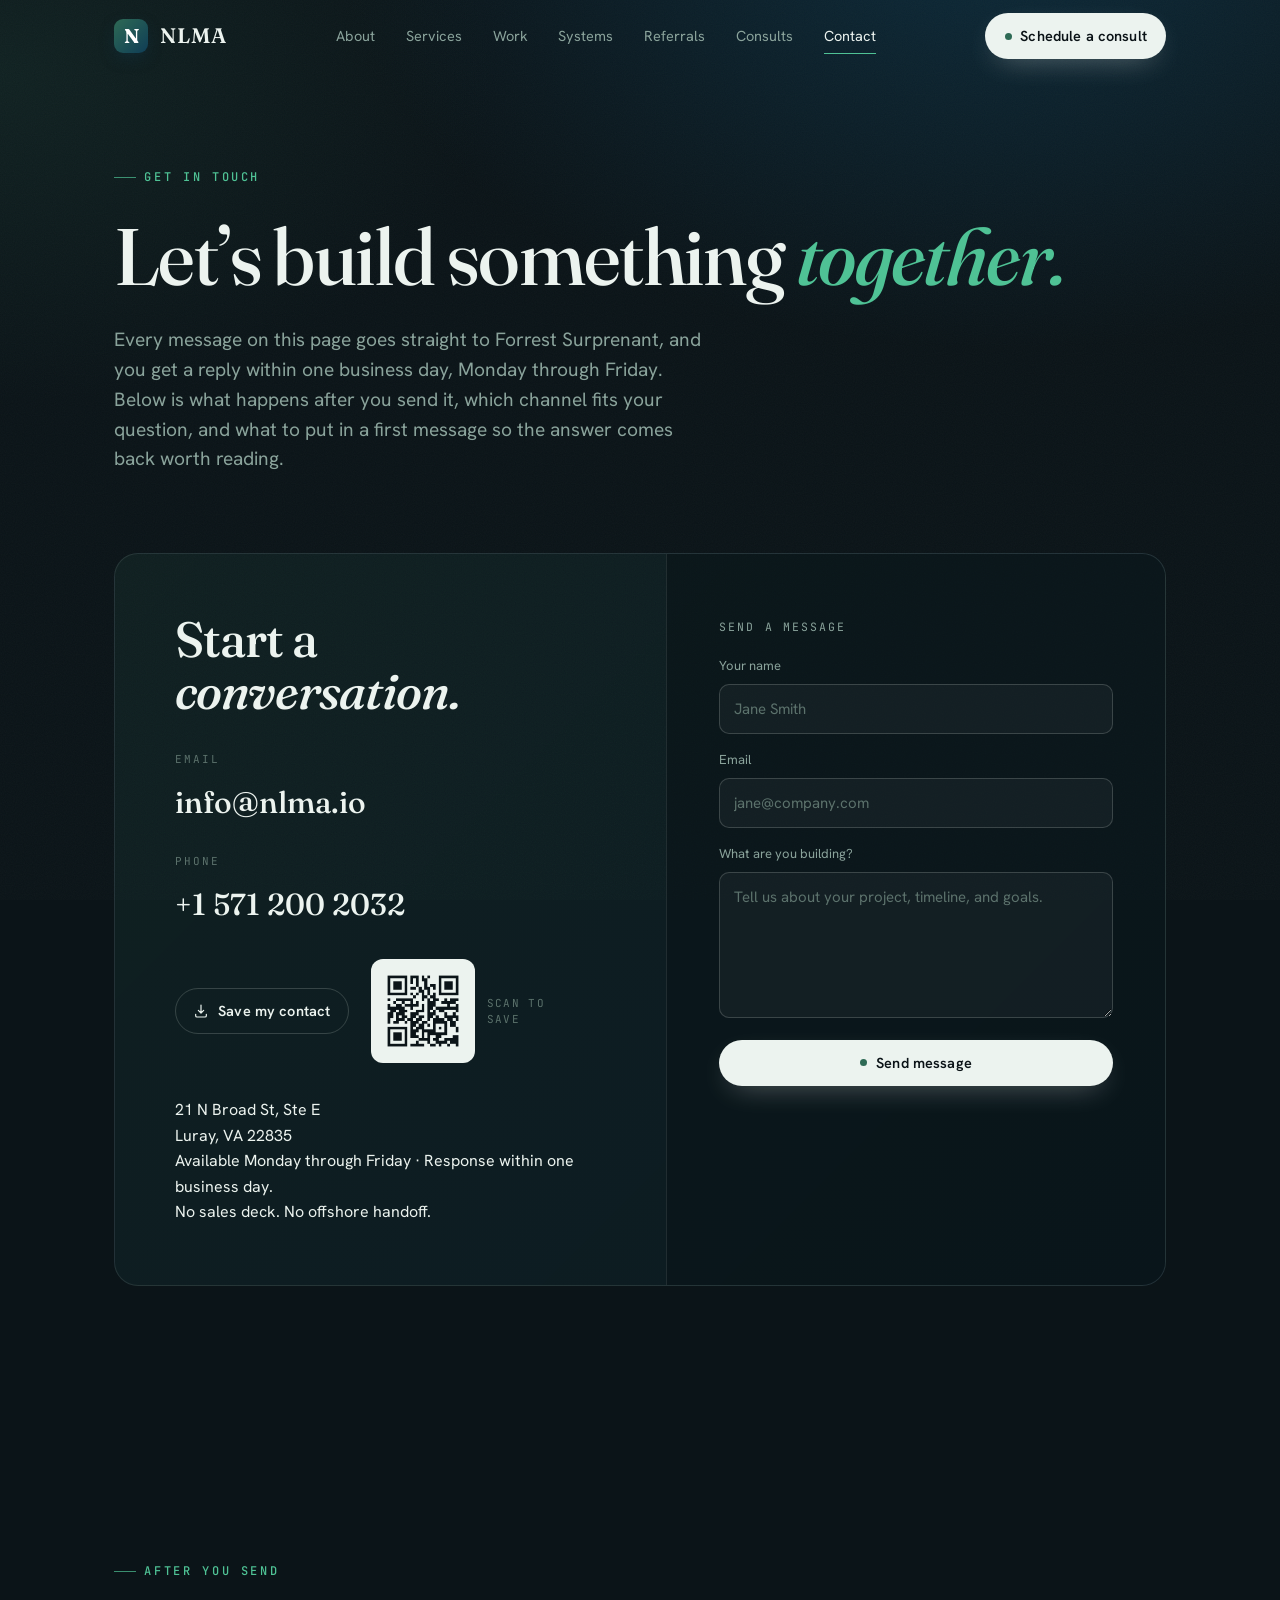
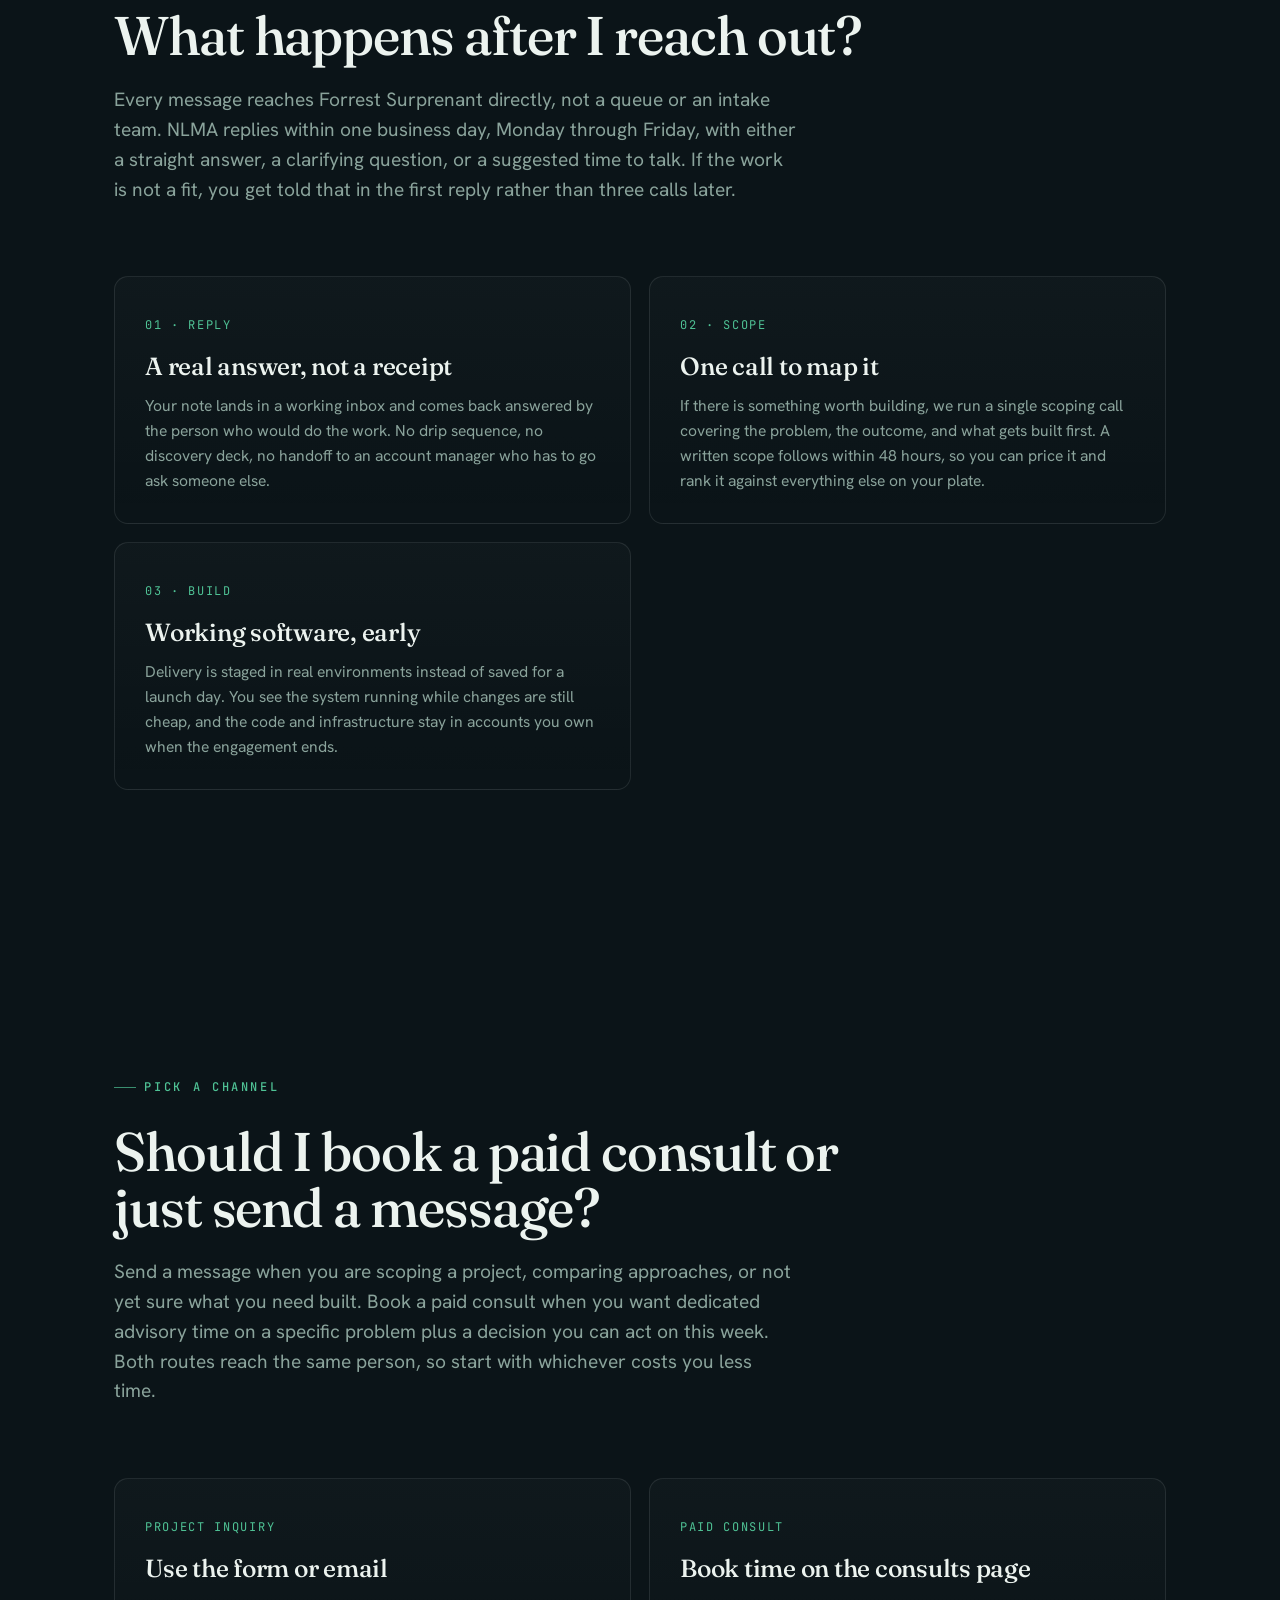
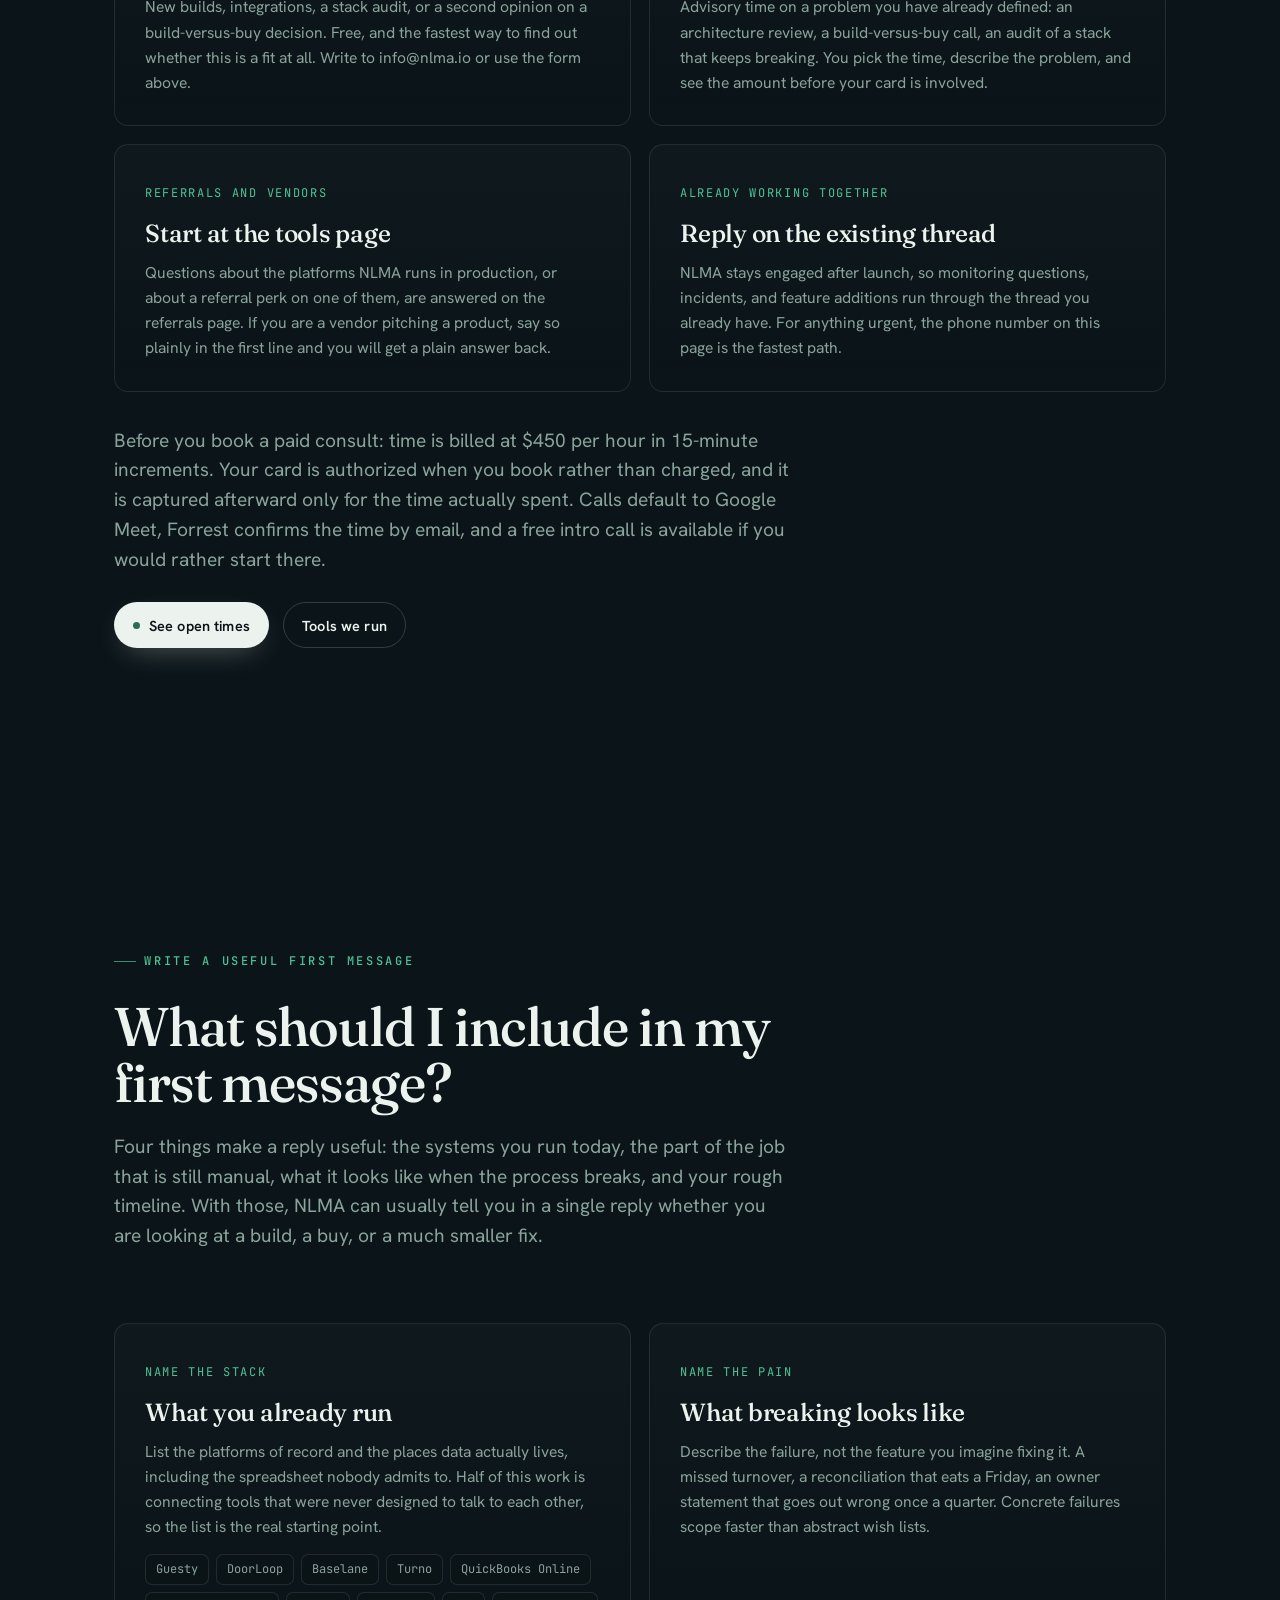
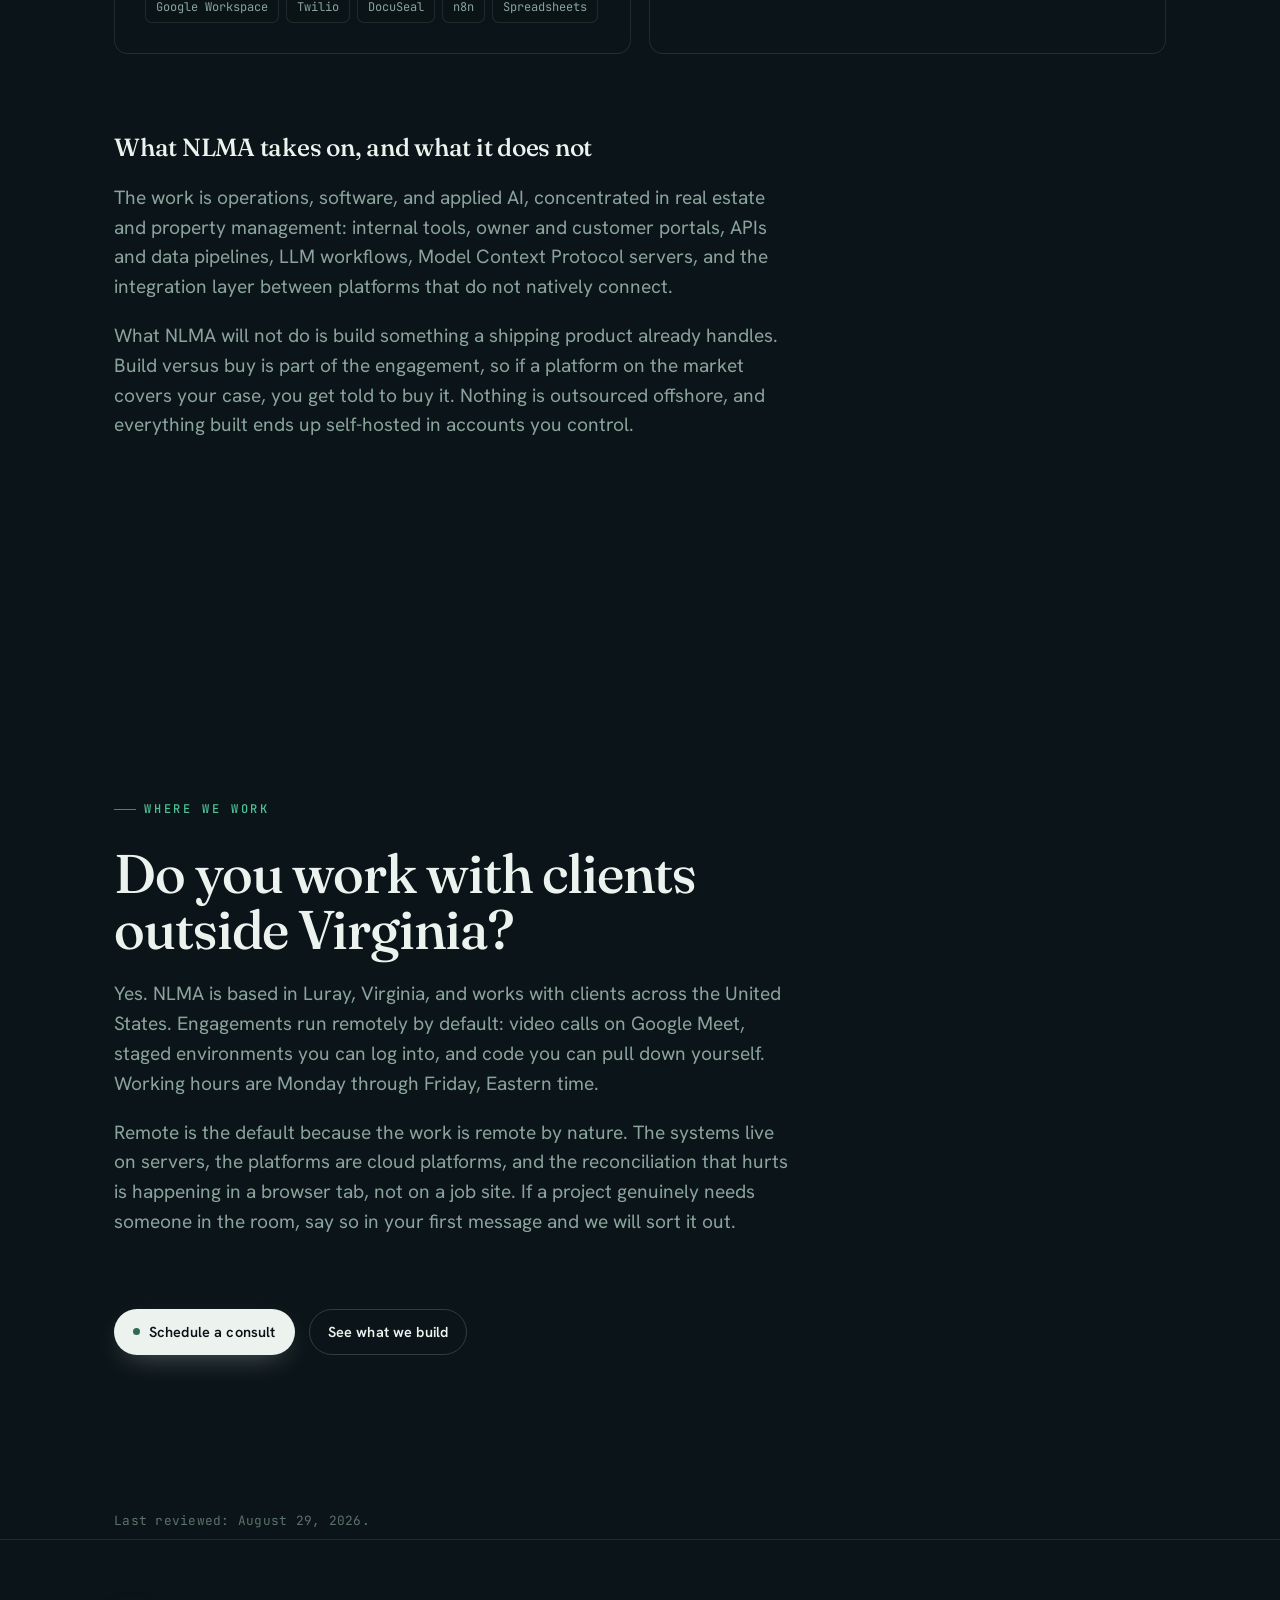
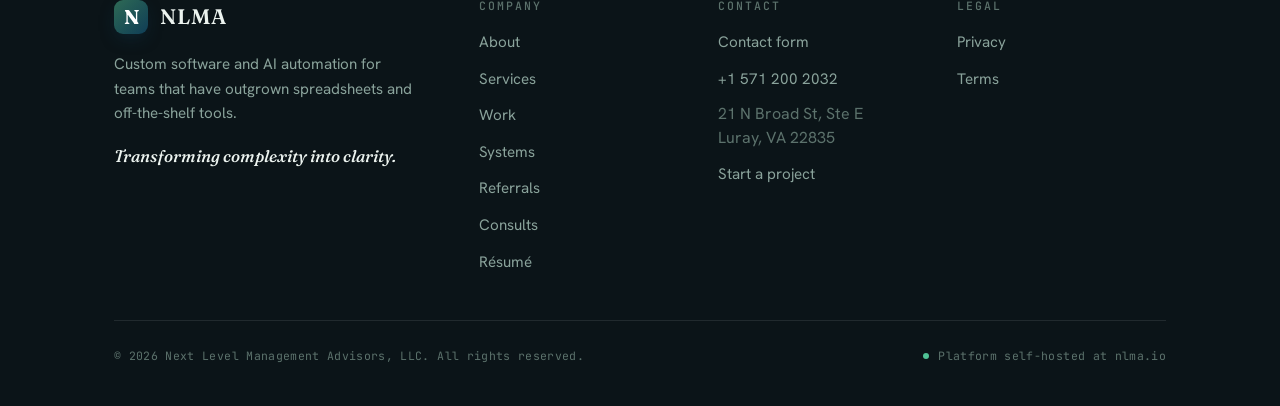
<file: contact.html>
<!DOCTYPE html>
<html lang="en">
<head>
<meta charset="UTF-8" />
<meta name="viewport" content="width=device-width, initial-scale=1.0" />
<link rel="icon" href="/favicon.ico" sizes="any" />
<link rel="icon" href="/favicon.svg" type="image/svg+xml" />
<link rel="apple-touch-icon" href="/apple-touch-icon.png" />
<link rel="manifest" href="/site.webmanifest" />
<meta name="theme-color" content="#0B1418" />
<meta property="og:image" content="https://nlma.io/og-image.jpg" />
<meta property="og:image:width" content="1200" />
<meta property="og:image:height" content="630" />
<meta property="og:image:secure_url" content="https://nlma.io/og-image.jpg" />
<meta property="og:image:type" content="image/jpeg" />
<meta property="og:image:alt" content="NLMA - Systems that do the work" />
<meta name="twitter:card" content="summary_large_image" />
<meta name="twitter:title" content="Contact NLMA" />
<meta name="twitter:description" content="Reach NLMA for operations consulting, custom software, and applied AI in real estate and property management. info@nlma.io and +1 571 200 2032." />
<meta name="twitter:image" content="https://nlma.io/og-image.jpg" />
<meta property="og:title" content="Contact NLMA" />
<meta property="og:description" content="Reach NLMA for operations consulting, custom software, and applied AI in real estate and property management. info@nlma.io and +1 571 200 2032." />
<meta property="og:type" content="website" />
<meta property="og:url" content="https://nlma.io/contact" />
<meta property="og:site_name" content="NLMA" />
<title>Contact · NLMA · Next Level Management Advisors</title>
<meta name="description" content="Reach NLMA for operations consulting, custom software, and applied AI in real estate and property management. info@nlma.io and +1 571 200 2032." />
<link rel="canonical" href="https://nlma.io/contact" />
<link rel="preload" href="/fonts/fraunces-roman.woff2" as="font" type="font/woff2" crossorigin />
<link rel="preload" href="/fonts/hanken-grotesk.woff2" as="font" type="font/woff2" crossorigin />
<style>@font-face{font-family:'Fraunces';font-style:italic;font-weight:500 600;font-display:swap;src:url(/fonts/fraunces-italic.woff2) format('woff2');unicode-range:U+0000-00FF,U+0131,U+0152-0153,U+02BB-02BC,U+02C6,U+02DA,U+02DC,U+0304,U+0308,U+0329,U+2000-206F,U+20AC,U+2122,U+2191,U+2193,U+2212,U+2215,U+FEFF,U+FFFD;}@font-face{font-family:'Fraunces';font-style:normal;font-weight:400 700;font-display:swap;src:url(/fonts/fraunces-roman.woff2) format('woff2');unicode-range:U+0000-00FF,U+0131,U+0152-0153,U+02BB-02BC,U+02C6,U+02DA,U+02DC,U+0304,U+0308,U+0329,U+2000-206F,U+20AC,U+2122,U+2191,U+2193,U+2212,U+2215,U+FEFF,U+FFFD;}@font-face{font-family:'Hanken Grotesk';font-style:normal;font-weight:400 700;font-display:swap;src:url(/fonts/hanken-grotesk.woff2) format('woff2');unicode-range:U+0000-00FF,U+0131,U+0152-0153,U+02BB-02BC,U+02C6,U+02DA,U+02DC,U+0304,U+0308,U+0329,U+2000-206F,U+20AC,U+2122,U+2191,U+2193,U+2212,U+2215,U+FEFF,U+FFFD;}@font-face{font-family:'JetBrains Mono';font-style:normal;font-weight:400 700;font-display:swap;src:url(/fonts/jetbrains-mono.woff2) format('woff2');unicode-range:U+0000-00FF,U+0131,U+0152-0153,U+02BB-02BC,U+02C6,U+02DA,U+02DC,U+0304,U+0308,U+0329,U+2000-206F,U+20AC,U+2122,U+2191,U+2193,U+2212,U+2215,U+FEFF,U+FFFD;}</style>
<style>

/* ============================================================
   TOKENS
   ============================================================ */
:root{
  --ink:#0B1418;--ink-2:#0E1E28;--ink-3:#10212c;
  --ocean:#0F3D56;--pine:#2E6A55;--signal:#4FC295;--signal-dim:#2E6A55;
  --paper:#ECF3EF;--muted:#8AA39B;--faint:#5C726C;
  --line:rgba(236,243,239,.10);--line-2:rgba(236,243,239,.18);
  --grad:linear-gradient(135deg,#2E6A55 0%,#0F3D56 100%);
  --grad-soft:linear-gradient(135deg,rgba(46,106,85,.16),rgba(15,61,86,.16));
  --maxw:1180px;--gutter:clamp(20px,5vw,72px);--r:14px;
  --f-display:"Fraunces",Georgia,"Times New Roman",serif;
  --f-body:"Hanken Grotesk",system-ui,-apple-system,Segoe UI,Roboto,sans-serif;
  --f-mono:"JetBrains Mono",ui-monospace,SFMono-Regular,Menlo,monospace;
  --ease:cubic-bezier(.22,.61,.36,1);
}
*,*::before,*::after{box-sizing:border-box}
html{-webkit-text-size-adjust:100%;scroll-behavior:smooth}
@media (prefers-reduced-motion:reduce){html{scroll-behavior:auto}}
body{margin:0;background:var(--ink);color:var(--paper);
  font-family:var(--f-body);font-size:clamp(16px,1.05vw,17px);line-height:1.6;
  font-weight:400;-webkit-font-smoothing:antialiased;text-rendering:optimizeLegibility;overflow-x:hidden;}
img,svg{display:block;max-width:100%}
a{color:inherit;text-decoration:none}
button{font:inherit;color:inherit;cursor:pointer}
::selection{background:rgba(79,194,149,.28);color:#fff}
body::before{content:"";position:fixed;inset:0;z-index:-2;pointer-events:none;
  background:radial-gradient(1100px 700px at 78% -8%,rgba(15,61,86,.55),transparent 60%),
    radial-gradient(900px 600px at 0% 8%,rgba(46,106,85,.16),transparent 55%),var(--ink);}
body::after{content:"";position:fixed;inset:0;z-index:-1;pointer-events:none;opacity:.035;
  background-image:url("data:image/svg+xml,%3Csvg xmlns='http://www.w3.org/2000/svg' width='140' height='140'%3E%3Cfilter id='n'%3E%3CfeTurbulence type='fractalNoise' baseFrequency='.9' numOctaves='2'/%3E%3C/filter%3E%3Crect width='100%25' height='100%25' filter='url(%23n)'/%3E%3C/svg%3E");}
.wrap{max-width:var(--maxw);margin-inline:auto;padding-inline:var(--gutter)}
.eyebrow{font-family:var(--f-mono);font-size:12px;font-weight:500;letter-spacing:.22em;
  text-transform:uppercase;color:var(--signal);display:inline-flex;align-items:center;gap:.7em;}
.eyebrow::before{content:"";width:22px;height:1px;background:var(--signal);opacity:.7}
h1,h2,h3{font-family:var(--f-display);font-weight:500;line-height:1.03;letter-spacing:-.02em;margin:0}
h2{font-size:clamp(2rem,4.6vw,3.4rem)}
h3{font-size:clamp(1.3rem,2vw,1.55rem);line-height:1.12;letter-spacing:-.01em}
.lede{color:var(--muted);font-size:clamp(1.05rem,1.5vw,1.22rem);line-height:1.55;max-width:62ch}
/* HEADER */
.site-head{position:fixed;top:0;left:0;right:0;z-index:60;
  transition:background .4s var(--ease),border-color .4s,backdrop-filter .4s;border-bottom:1px solid transparent;}
.site-head.scrolled{background:rgba(8,16,20,.72);backdrop-filter:blur(14px) saturate(140%);
  -webkit-backdrop-filter:blur(14px) saturate(140%);border-bottom-color:var(--line);}
.head-row{display:flex;align-items:center;justify-content:space-between;height:72px}
.brand{display:flex;align-items:center;gap:12px}
.brand .tile{width:34px;height:34px;border-radius:9px;background:var(--grad);
  display:grid;place-items:center;flex:none;box-shadow:0 6px 20px -8px rgba(15,61,86,.9)}
.brand .tile span{font-family:var(--f-display);font-weight:700;font-size:20px;color:#fff;line-height:1}
.brand .word{font-family:var(--f-display);font-weight:600;font-size:21px;letter-spacing:.04em}
.brand .word b{font-weight:600}
.nav{display:flex;align-items:center;gap:clamp(18px,2.4vw,36px)}
.nav a{font-size:14.5px;color:var(--muted);transition:color .25s;position:relative;padding:4px 0}
.nav a::after{content:"";position:absolute;left:0;bottom:-2px;height:1px;width:0;background:var(--signal);transition:width .3s var(--ease)}
.nav a:hover{color:var(--paper)}
.nav a:hover::after,.nav a[aria-current="page"]::after{width:100%}
.nav a[aria-current="page"]{color:var(--paper)}
.btn{display:inline-flex;align-items:center;gap:.6em;border-radius:999px;
  padding:.72em 1.25em;font-weight:600;font-size:14.5px;letter-spacing:.01em;
  border:1px solid transparent;transition:transform .25s var(--ease),box-shadow .3s,background .3s,border-color .3s;white-space:nowrap;}
.btn-primary{background:var(--paper);color:#0A1216;box-shadow:0 10px 30px -12px rgba(236,243,239,.4)}
.btn-primary .dot{width:7px;height:7px;border-radius:50%;background:var(--pine);transition:background .3s,box-shadow .3s}
.btn-primary:hover{transform:translateY(-2px)}
.btn-primary:hover .dot{background:var(--signal);box-shadow:0 0 0 4px rgba(79,194,149,.25)}
.btn-ghost{border-color:var(--line-2);color:var(--paper);background:transparent}
.btn-ghost:hover{border-color:var(--signal);background:rgba(79,194,149,.08);transform:translateY(-2px)}
.head-cta{display:flex;align-items:center;gap:14px}
.menu-toggle{display:none;width:42px;height:42px;border-radius:10px;border:1px solid var(--line-2);
  background:rgba(236,243,239,.03);align-items:center;justify-content:center}
.menu-toggle span,.menu-toggle span::before,.menu-toggle span::after{
  content:"";display:block;width:18px;height:1.5px;background:var(--paper);transition:.3s var(--ease)}
.menu-toggle span::before{transform:translateY(-6px)}
.menu-toggle span::after{transform:translateY(4.5px)}
body.menu-open .menu-toggle span{background:transparent}
body.menu-open .menu-toggle span::before{transform:rotate(45deg)}
body.menu-open .menu-toggle span::after{transform:rotate(-45deg) translateY(-1.5px)}
/* SECTION RHYTHM */
.section{padding-block:clamp(84px,11vw,140px);position:relative}
.section-head{max-width:760px;margin-bottom:clamp(40px,6vw,72px)}
.section-head h2{margin-top:.5em}
.section-head .lede{margin-top:1.1em}
/* CAP GRID */
.cap-grid{display:grid;grid-template-columns:repeat(2,1fr);gap:18px}
.cap{position:relative;border:1px solid var(--line);border-radius:var(--r);
  padding:34px 30px 30px;background:linear-gradient(180deg,rgba(236,243,239,.025),rgba(236,243,239,0));
  overflow:hidden;transition:transform .4s var(--ease),border-color .4s,background .4s;}
.cap::before{content:"";position:absolute;inset:-40% 50% 50% -40%;
  background:radial-gradient(circle,rgba(79,194,149,.16),transparent 70%);opacity:0;transition:opacity .5s var(--ease)}
.cap:hover{transform:translateY(-4px);border-color:var(--line-2);background:linear-gradient(180deg,rgba(236,243,239,.04),rgba(236,243,239,0))}
.cap:hover::before{opacity:1}
.cap .key{font-family:var(--f-mono);font-size:12px;color:var(--signal);letter-spacing:.14em;text-transform:uppercase}
.cap h3{margin:16px 0 12px}
.cap p{color:var(--muted);font-size:.98rem;margin:0;position:relative}
.cap .mark{position:absolute;top:28px;right:28px;color:var(--faint);transition:color .4s,transform .4s var(--ease)}
.cap:hover .mark{color:var(--signal);transform:translate(2px,-2px)}
/* CHIPS */
.chips{display:flex;flex-wrap:wrap;gap:7px;margin-top:14px}
.chip{font-family:var(--f-mono);font-size:12px;color:var(--muted);padding:5px 10px;border-radius:7px;
  border:1px solid var(--line);background:rgba(11,20,24,.4);transition:.3s var(--ease);cursor:default;white-space:nowrap}
.chip:hover{color:var(--paper);border-color:var(--signal);background:rgba(79,194,149,.08);transform:translateY(-2px)}
/* CONTACT / FORM */
.form .hp{position:absolute;left:-9999px;width:1px;height:1px;overflow:hidden}
.form .status{font-family:var(--f-mono);font-size:12.5px;letter-spacing:.02em;line-height:1.5;min-height:1.1em;margin:8px 0 0}
.form .status.ok{color:var(--signal)}
.form .status.err{color:#e89a86}
.vcard-save{margin-top:30px;display:flex;align-items:center;gap:22px;flex-wrap:wrap}
.vcard-btn{padding:.72em 1.2em}
.vcard-btn svg{width:16px;height:16px}
.vcard-qr{display:flex;align-items:center;gap:12px}
.vcard-qr img{width:104px;height:104px;border-radius:12px;border:1px solid var(--line-2);background:var(--paper);padding:7px;flex:none}
.vcard-qr span{font-family:var(--f-mono);font-size:11px;letter-spacing:.12em;text-transform:uppercase;color:var(--faint);line-height:1.5}
.contact-panel{border:1px solid var(--line);border-radius:24px;overflow:hidden;
  display:grid;grid-template-columns:1.05fr .95fr;
  background:linear-gradient(135deg,rgba(46,106,85,.14),rgba(15,61,86,.18));}
.contact-left{padding:clamp(38px,5vw,60px)}
.contact-left h2{font-size:clamp(2rem,4.4vw,3.1rem)}
.contact-left h2 .it{font-style:italic}
.reach{margin-top:34px;display:flex;flex-direction:column;gap:6px}
.reach a{font-family:var(--f-display);font-size:clamp(1.3rem,2.4vw,1.9rem);font-weight:500;
  display:inline-flex;align-items:center;gap:.4em;width:fit-content;position:relative}
.reach a .u{position:absolute;left:0;bottom:1px;height:2px;width:0;background:var(--signal);transition:width .35s var(--ease)}
.reach a:hover .u{width:100%}
.reach .k{font-family:var(--f-mono);font-size:11px;letter-spacing:.18em;text-transform:uppercase;
  color:var(--faint);display:block;margin-bottom:4px}
.reach .meta{margin-top:30px;font-family:var(--f-mono);font-size:12px;color:var(--faint);letter-spacing:.04em;line-height:1.8}
.form{padding:clamp(34px,4.5vw,52px);background:rgba(8,16,20,.5);border-left:1px solid var(--line);display:flex;flex-direction:column;gap:16px}
.form .fhead{font-family:var(--f-mono);font-size:11.5px;letter-spacing:.18em;text-transform:uppercase;color:var(--muted);margin-bottom:4px}
.field{display:flex;flex-direction:column;gap:7px}
.field label{font-size:13px;color:var(--muted)}
.field input,.field textarea{background:rgba(236,243,239,.04);border:1px solid var(--line-2);border-radius:10px;color:var(--paper);
  padding:12px 14px;font:inherit;font-size:15px;transition:border-color .3s,background .3s;resize:vertical}
.field input:focus,.field textarea:focus{outline:none;border-color:var(--signal);background:rgba(79,194,149,.06)}
.field input::placeholder,.field textarea::placeholder{color:var(--faint)}
.form .btn-primary{justify-content:center;margin-top:6px}
/* FOOTER */
.foot{border-top:1px solid var(--line);padding-block:60px 40px}
.foot-top{display:grid;grid-template-columns:1.6fr 1fr 1fr 1fr;gap:30px;padding-bottom:46px;border-bottom:1px solid var(--line)}
.foot .blurb{color:var(--muted);font-size:.95rem;max-width:34ch;margin:18px 0 0}
.foot .tagline{font-family:var(--f-display);font-style:italic;color:var(--paper);font-size:1.05rem;margin-top:18px}
.foot h3{font-family:var(--f-mono);font-size:11.5px;letter-spacing:.18em;text-transform:uppercase;color:var(--faint);font-weight:500;margin:0 0 16px}
.foot ul{list-style:none;margin:0;padding:0;display:flex;flex-direction:column;gap:11px}
.foot ul a{color:var(--muted);font-size:.95rem;transition:color .25s}
.foot ul a:hover{color:var(--signal)}
.foot-bot{display:flex;align-items:center;justify-content:space-between;gap:20px;padding-top:26px;flex-wrap:wrap}
.foot-bot p{margin:0;font-family:var(--f-mono);font-size:11.5px;color:var(--faint);letter-spacing:.03em}
.foot-bot .sysline{display:inline-flex;align-items:center;gap:9px}
.foot-bot .sysline i{width:6px;height:6px;border-radius:50%;background:var(--signal);font-style:normal;animation:beat 2.4s var(--ease) infinite}
@keyframes beat{0%{box-shadow:0 0 0 0 rgba(79,194,149,.55)}70%{box-shadow:0 0 0 9px rgba(79,194,149,0)}100%{box-shadow:0 0 0 0 rgba(79,194,149,0)}}
/* REVEAL */
.reveal{opacity:0;transform:translateY(26px);transition:opacity .8s var(--ease),transform .8s var(--ease)}
.reveal.in{opacity:1;transform:none}
.reveal[data-d="1"]{transition-delay:.08s}
.reveal[data-d="2"]{transition-delay:.16s}
.reveal[data-d="3"]{transition-delay:.24s}
.reveal[data-d="4"]{transition-delay:.32s}
.reveal[data-d="5"]{transition-delay:.40s}
a:focus-visible,button:focus-visible,input:focus-visible,textarea:focus-visible{
  outline:2px solid var(--signal);outline-offset:3px;border-radius:6px}
@media (max-width:960px){
  .nav,.head-cta .btn{display:none}
  .menu-toggle{display:flex}
  .head-cta{gap:0}
  .mobile-nav{position:fixed;inset:72px 0 0;z-index:55;background:rgba(8,15,19,.97);
    backdrop-filter:blur(16px);-webkit-backdrop-filter:blur(16px);
    display:flex;flex-direction:column;gap:6px;padding:30px var(--gutter);
    transform:translateY(-12px);opacity:0;pointer-events:none;transition:opacity .35s var(--ease),transform .35s var(--ease)}
  body.menu-open .mobile-nav{opacity:1;transform:none;pointer-events:auto}
  .mobile-nav a{font-family:var(--f-display);font-size:1.7rem;color:var(--paper);padding:14px 0;border-bottom:1px solid var(--line)}
  .mobile-nav .btn{margin-top:22px;justify-content:center;font-size:16px;padding:1em}
  .mobile-nav .btn-primary{color:#0A1216}
  .cap-grid{grid-template-columns:1fr}
  .contact-panel{grid-template-columns:1fr}
  .form{border-left:none;border-top:1px solid var(--line)}
  .foot-top{grid-template-columns:1fr 1fr}
  .foot .brandcol{grid-column:1 / -1}
}
@media (max-width:560px){
  .foot-top{grid-template-columns:1fr}
}
.mobile-nav{display:none}
@media (max-width:960px){.mobile-nav{display:flex}}
@media (prefers-reduced-motion:reduce){
  .reveal{opacity:1;transform:none;transition:none}
  .foot-bot .sysline i{animation:none}
}


.page-hero{padding-top:160px;padding-bottom:60px}
.page-hero .eyebrow{margin-bottom:28px}
.page-hero h1{font-size:clamp(2.8rem,6.4vw,5rem)}
.page-hero h1 .it{font-style:italic;color:var(--signal)}
.page-hero .lede{margin-top:28px;max-width:54ch}
.contact-section{padding-block:0 clamp(80px,10vw,140px)}


.reviewed-stamp{margin:0 0 8px;color:var(--faint);font-size:.8rem;font-family:var(--f-mono);letter-spacing:.02em}</style>
<noscript><style>.reveal{opacity:1 !important;transform:none !important}[data-boot]{opacity:1 !important}</style></noscript>
<script type="application/ld+json">
{"@context":"https://schema.org","@type":"ProfessionalService","@id":"https://nlma.io/#organization","name":"Next Level Management Advisors","alternateName":"NLMA","url":"https://nlma.io","logo":"https://nlma.io/icon-512.png","image":"https://nlma.io/og-image.jpg","sameAs":["https://github.com/NextLevelManagementAdvisors"],"email":"info@nlma.io","telephone":"+1-571-200-2032","address":{"@type":"PostalAddress","streetAddress":"21 N Broad St, Ste E","addressLocality":"Luray","addressRegion":"VA","postalCode":"22835","addressCountry":"US"},"areaServed":"US","description":"Custom software and AI automation that turns operational complexity into systems that run themselves.","founder":{"@type":"Person","@id":"https://nlma.io/#person","name":"Forrest Surprenant"}}
</script>
<script type="application/ld+json">
{"@context":"https://schema.org","@type":"BreadcrumbList","itemListElement":[{"@type":"ListItem","position":1,"name":"Home","item":"https://nlma.io/"},{"@type":"ListItem","position":2,"name":"Contact","item":"https://nlma.io/contact"}]}
</script>
</head>
<body>

<header class="site-head" id="head">
  <div class="wrap head-row">
    <a class="brand" href="/" aria-label="NLMA home">
      <span class="tile"><span>N</span></span>
      <span class="word"><b>NLMA</b></span>
    </a>
    <nav class="nav" aria-label="Primary">
      <a href="/about">About</a>
      <a href="/services">Services</a>
      <a href="/portfolio">Work</a>
      <a href="/#systems">Systems</a>
      <a href="/referrals">Referrals</a>
      <a href="/consults">Consults</a>
      <a href="/contact" aria-current="page">Contact</a>
    </nav>
    <div class="head-cta">
      <a class="btn btn-primary" href="/consults"><span class="dot"></span>Schedule a consult</a>
      <button class="menu-toggle" id="menuToggle" aria-label="Open menu" aria-expanded="false"><span></span></button>
    </div>
  </div>
</header>

<nav class="mobile-nav" id="mobileNav" aria-label="Mobile">
  <a href="/about">About</a>
  <a href="/services">Services</a>
  <a href="/portfolio">Work</a>
  <a href="/#systems">Systems</a>
  <a href="/referrals">Referrals</a>
  <a href="/consults">Consults</a>
  <a href="/contact">Contact</a>
  <a class="btn btn-primary" href="/consults"><span class="dot"></span>Schedule a consult</a>
</nav>

<main>

<!-- PAGE HERO -->
<section class="page-hero section">
  <div class="wrap">
    <span class="eyebrow">Get in touch</span>
    <h1>Let&rsquo;s build something <span class="it">together.</span></h1>
    <p class="lede">Every message on this page goes straight to Forrest Surprenant, and you get a reply within one business day, Monday through Friday. Below is what happens after you send it, which channel fits your question, and what to put in a first message so the answer comes back worth reading.</p>
  </div>
</section>

<!-- CONTACT PANEL -->
<section class="contact-section">
  <div class="wrap">
    <div class="contact-panel reveal">
      <div class="contact-left">
        <h2>Start a <span class="it">conversation.</span></h2>
        <div class="reach">
          <span class="k">Email</span>
          <a href="mailto:info@nlma.io">info@nlma.io<span class="u"></span></a>
          <span class="k" style="margin-top:20px">Phone</span>
          <a href="tel:+15712002032">+1 571 200 2032<span class="u"></span></a>
        </div>
        <div class="vcard-save">
          <a class="btn btn-ghost vcard-btn" href="/nlma.vcf" download="Forrest Surprenant - NLMA.vcf" aria-label="Download contact card to your phone">
            <svg viewBox="0 0 24 24" fill="none" stroke="currentColor" stroke-width="1.8" stroke-linecap="round" stroke-linejoin="round" aria-hidden="true"><path d="M12 3v12m0 0l-4-4m4 4l4-4"/><path d="M4 17v2a2 2 0 0 0 2 2h12a2 2 0 0 0 2-2v-2"/></svg>
            Save my contact
          </a>
          <div class="vcard-qr">
            <img src="/contact-qr.png" width="104" height="104" alt="QR code: scan to save Forrest Surprenant's contact" loading="lazy" />
            <span>Scan to<br>save</span>
          </div>
        </div>
        <div class="reach meta">
          21 N Broad St, Ste E<br>
          Luray, VA 22835<br>
          Available Monday through Friday &middot; Response within one business day.<br>
          No sales deck. No offshore handoff.
        </div>
      </div>
      <div class="form">
        <p class="fhead">Send a message</p>
        <div class="field">
          <label for="f-name">Your name</label>
          <input id="f-name" type="text" placeholder="Jane Smith" autocomplete="name" />
        </div>
        <div class="field">
          <label for="f-email">Email</label>
          <input id="f-email" type="email" placeholder="jane@company.com" autocomplete="email" />
        </div>
        <div class="field">
          <label for="f-msg">What are you building?</label>
          <textarea id="f-msg" rows="5" placeholder="Tell us about your project, timeline, and goals."></textarea>
        </div>
        <div class="hp" aria-hidden="true">
          <!-- Honeypot. Named with no autofill-recognizable token: "company_website"
               plus a "Company website" label matched Chrome's COMPANY_NAME heuristic,
               so address autofill filled this off-screen box and the send was rejected
               server-side. Still posted as company_website (see the submit handler). -->
          <label for="f-check">Leave this field blank</label>
          <input id="f-check" name="nlma_check" type="text" tabindex="-1" autocomplete="off"
                 data-lpignore="true" data-form-type="other" />
        </div>
        <button class="btn btn-primary" id="composeBtn" type="button"><span class="dot"></span>Send message</button>
        <p class="status" id="formStatus" role="status" aria-live="polite"></p>
      </div>
    </div>
  </div>
</section>

<!-- AFTER YOU SEND -->
<section class="section">
  <div class="wrap">
    <div class="section-head reveal">
      <span class="eyebrow">After you send</span>
      <h2>What happens after I reach out?</h2>
      <p class="lede">Every message reaches Forrest Surprenant directly, not a queue or an intake team. NLMA replies within one business day, Monday through Friday, with either a straight answer, a clarifying question, or a suggested time to talk. If the work is not a fit, you get told that in the first reply rather than three calls later.</p>
    </div>
    <div class="cap-grid">
      <article class="cap reveal" data-d="1">
        <span class="key">01 &middot; Reply</span>
        <h3>A real answer, not a receipt</h3>
        <p>Your note lands in a working inbox and comes back answered by the person who would do the work. No drip sequence, no discovery deck, no handoff to an account manager who has to go ask someone else.</p>
      </article>
      <article class="cap reveal" data-d="2">
        <span class="key">02 &middot; Scope</span>
        <h3>One call to map it</h3>
        <p>If there is something worth building, we run a single scoping call covering the problem, the outcome, and what gets built first. A written scope follows within 48 hours, so you can price it and rank it against everything else on your plate.</p>
      </article>
      <article class="cap reveal" data-d="3">
        <span class="key">03 &middot; Build</span>
        <h3>Working software, early</h3>
        <p>Delivery is staged in real environments instead of saved for a launch day. You see the system running while changes are still cheap, and the code and infrastructure stay in accounts you own when the engagement ends.</p>
      </article>
    </div>
  </div>
</section>

<!-- CHANNELS -->
<section class="section">
  <div class="wrap">
    <div class="section-head reveal">
      <span class="eyebrow">Pick a channel</span>
      <h2>Should I book a paid consult or just send a message?</h2>
      <p class="lede">Send a message when you are scoping a project, comparing approaches, or not yet sure what you need built. Book a paid consult when you want dedicated advisory time on a specific problem plus a decision you can act on this week. Both routes reach the same person, so start with whichever costs you less time.</p>
    </div>
    <div class="cap-grid">
      <article class="cap reveal" data-d="1">
        <span class="key">Project inquiry</span>
        <h3>Use the form or email</h3>
        <p>New builds, integrations, a stack audit, or a second opinion on a build-versus-buy decision. Free, and the fastest way to find out whether this is a fit at all. Write to info@nlma.io or use the form above.</p>
      </article>
      <article class="cap reveal" data-d="2">
        <span class="key">Paid consult</span>
        <h3>Book time on the consults page</h3>
        <p>Advisory time on a problem you have already defined: an architecture review, a build-versus-buy call, an audit of a stack that keeps breaking. You pick the time, describe the problem, and see the amount before your card is involved.</p>
      </article>
      <article class="cap reveal" data-d="3">
        <span class="key">Referrals and vendors</span>
        <h3>Start at the tools page</h3>
        <p>Questions about the platforms NLMA runs in production, or about a referral perk on one of them, are answered on the referrals page. If you are a vendor pitching a product, say so plainly in the first line and you will get a plain answer back.</p>
      </article>
      <article class="cap reveal" data-d="4">
        <span class="key">Already working together</span>
        <h3>Reply on the existing thread</h3>
        <p>NLMA stays engaged after launch, so monitoring questions, incidents, and feature additions run through the thread you already have. For anything urgent, the phone number on this page is the fastest path.</p>
      </article>
    </div>
    <p class="lede" style="margin-top:34px">Before you book a paid consult: time is billed at $450 per hour in 15-minute increments. Your card is authorized when you book rather than charged, and it is captured afterward only for the time actually spent. Calls default to Google Meet, Forrest confirms the time by email, and a free intro call is available if you would rather start there.</p>
    <p style="margin-top:28px;display:flex;gap:14px;flex-wrap:wrap">
      <a class="btn btn-primary" href="/consults"><span class="dot"></span>See open times</a>
      <a class="btn btn-ghost" href="/referrals">Tools we run</a>
    </p>
  </div>
</section>

<!-- WHAT TO INCLUDE -->
<section class="section">
  <div class="wrap">
    <div class="section-head reveal">
      <span class="eyebrow">Write a useful first message</span>
      <h2>What should I include in my first message?</h2>
      <p class="lede">Four things make a reply useful: the systems you run today, the part of the job that is still manual, what it looks like when the process breaks, and your rough timeline. With those, NLMA can usually tell you in a single reply whether you are looking at a build, a buy, or a much smaller fix.</p>
    </div>
    <div class="cap-grid">
      <article class="cap reveal" data-d="1">
        <span class="key">Name the stack</span>
        <h3>What you already run</h3>
        <p>List the platforms of record and the places data actually lives, including the spreadsheet nobody admits to. Half of this work is connecting tools that were never designed to talk to each other, so the list is the real starting point.</p>
        <div class="chips">
          <span class="chip">Guesty</span>
          <span class="chip">DoorLoop</span>
          <span class="chip">Baselane</span>
          <span class="chip">Turno</span>
          <span class="chip">QuickBooks Online</span>
          <span class="chip">Google Workspace</span>
          <span class="chip">Twilio</span>
          <span class="chip">DocuSeal</span>
          <span class="chip">n8n</span>
          <span class="chip">Spreadsheets</span>
        </div>
      </article>
      <article class="cap reveal" data-d="2">
        <span class="key">Name the pain</span>
        <h3>What breaking looks like</h3>
        <p>Describe the failure, not the feature you imagine fixing it. A missed turnover, a reconciliation that eats a Friday, an owner statement that goes out wrong once a quarter. Concrete failures scope faster than abstract wish lists.</p>
      </article>
    </div>
    <div class="section-head reveal" style="margin-top:clamp(48px,7vw,80px)">
      <h3>What NLMA takes on, and what it does not</h3>
      <p class="lede">The work is operations, software, and applied AI, concentrated in real estate and property management: internal tools, owner and customer portals, APIs and data pipelines, LLM workflows, Model Context Protocol servers, and the integration layer between platforms that do not natively connect.</p>
      <p class="lede" style="margin-top:1em">What NLMA will not do is build something a shipping product already handles. Build versus buy is part of the engagement, so if a platform on the market covers your case, you get told to buy it. Nothing is outsourced offshore, and everything built ends up self-hosted in accounts you control.</p>
    </div>
  </div>
</section>

<!-- SERVICE AREA -->
<section class="section">
  <div class="wrap">
    <div class="section-head reveal">
      <span class="eyebrow">Where we work</span>
      <h2>Do you work with clients outside Virginia?</h2>
      <p class="lede">Yes. NLMA is based in Luray, Virginia, and works with clients across the United States. Engagements run remotely by default: video calls on Google Meet, staged environments you can log into, and code you can pull down yourself. Working hours are Monday through Friday, Eastern time.</p>
      <p class="lede" style="margin-top:1em">Remote is the default because the work is remote by nature. The systems live on servers, the platforms are cloud platforms, and the reconciliation that hurts is happening in a browser tab, not on a job site. If a project genuinely needs someone in the room, say so in your first message and we will sort it out.</p>
    </div>
    <p style="display:flex;gap:14px;flex-wrap:wrap">
      <a class="btn btn-primary" href="/consults"><span class="dot"></span>Schedule a consult</a>
      <a class="btn btn-ghost" href="/services">See what we build</a>
    </p>
  </div>
</section>

</main>

<div class="wrap"><p class="reviewed-stamp">Last reviewed: <time datetime="2026-08-29">August 29, 2026</time>.</p></div>

<footer class="foot">
  <div class="wrap">
    <div class="foot-top">
      <div class="brandcol">
        <a class="brand" href="/" aria-label="NLMA home">
          <span class="tile"><span>N</span></span>
          <span class="word"><b>NLMA</b></span>
        </a>
        <p class="blurb">Custom software and AI automation for teams that have outgrown spreadsheets and off-the-shelf tools.</p>
        <p class="tagline">Transforming complexity into clarity.</p>
      </div>
      <div>
        <h3>Company</h3>
        <ul>
          <li><a href="/about">About</a></li>
          <li><a href="/services">Services</a></li>
          <li><a href="/portfolio">Work</a></li>
          <li><a href="/#systems">Systems</a></li>
          <li><a href="/referrals">Referrals</a></li>
          <li><a href="/consults">Consults</a></li>
          <li><a href="/resume">Résumé</a></li>
        </ul>
      </div>
      <div>
        <h3>Contact</h3>
        <ul>
          <li><a href="/#contact">Contact form</a></li>
          <li><a href="tel:+15712002032">+1 571 200 2032</a></li>
          <li style="color:var(--faint);line-height:1.5">21 N Broad St, Ste E<br>Luray, VA 22835</li>
          <li><a href="/consults">Start a project</a></li>
        </ul>
      </div>
      <div>
        <h3>Legal</h3>
        <ul>
          <li><a href="/privacy">Privacy</a></li>
          <li><a href="/terms">Terms</a></li>
        </ul>
      </div>
    </div>
    <div class="foot-bot">
      <p>&copy; 2026 Next Level Management Advisors, LLC. All rights reserved.</p>
      <p class="sysline"><i></i>Platform self-hosted at nlma.io</p>
    </div>
  </div>
</footer>
<script>
(function(){
  var head=document.getElementById('head');
  var onScroll=function(){ head.classList.toggle('scrolled', window.scrollY>24); };
  onScroll(); window.addEventListener('scroll',onScroll,{passive:true});
  var t=document.getElementById('menuToggle');
  var close=function(){document.body.classList.remove('menu-open');t.setAttribute('aria-expanded','false');};
  t.addEventListener('click',function(){
    var open=document.body.classList.toggle('menu-open');
    t.setAttribute('aria-expanded',open?'true':'false');
  });
  document.querySelectorAll('#mobileNav a').forEach(function(a){a.addEventListener('click',close);});
})();
(function(){
  var reduce=window.matchMedia('(prefers-reduced-motion:reduce)').matches;
  var els=document.querySelectorAll('.reveal');
  if(reduce){els.forEach(function(e){e.classList.add('in');});}
  else if('IntersectionObserver' in window){
    var io=new IntersectionObserver(function(en){
      en.forEach(function(x){ if(x.isIntersecting){x.target.classList.add('in');io.unobserve(x.target);} });
    },{threshold:.16,rootMargin:'0px 0px -8% 0px'});
    els.forEach(function(e){io.observe(e);});
  } else { els.forEach(function(e){e.classList.add('in');}); }
})();
</script>
<script>
(function(){
  var btn=document.getElementById('composeBtn'); if(!btn)return;
  var statusEl=document.getElementById('formStatus');
  var ENDPOINT='https://n8n.nlma.io/webhook/nlma-contact';
  var IDLE='<span class="dot"></span>Send message';
  var sending=false;
  function setStatus(msg,kind){ if(statusEl){statusEl.textContent=msg||''; statusEl.className='status'+(kind?' '+kind:'');} }
  function val(id){ var el=document.getElementById(id); return el?(el.value||'').trim():''; }
  btn.addEventListener('click',function(){
    if(sending)return;
    var name=val('f-name'), email=val('f-email'), message=val('f-msg');
    var cEl=document.getElementById('f-check'); var company=cEl?cEl.value:'';
    if(!name||!email||!message){ setStatus('Add your name, email, and a note so we can reply.','err'); return; }
    sending=true; btn.setAttribute('aria-busy','true'); btn.innerHTML='<span class="dot"></span>Sending\u2026'; setStatus('');
    fetch(ENDPOINT,{method:'POST',headers:{'Content-Type':'application/json'},
      body:JSON.stringify({name:name,email:email,message:message,company_website:company,source:'nlma.io/contact'})})
      .then(function(r){ return r.json().catch(function(){return {ok:r.ok};}); })
      .then(function(d){
        if(d&&d.ok){ ['f-name','f-email','f-msg'].forEach(function(id){var el=document.getElementById(id); if(el)el.value='';});
          setStatus('Sent. We\u2019ll reply within a business day.','ok'); btn.innerHTML='<span class="dot"></span>Sent \u2713'; }
        else { throw new Error('rejected'); }
      })
      .catch(function(){ setStatus('Couldn\u2019t send right now. Email info@nlma.io and we\u2019ll pick it up.','err'); btn.innerHTML=IDLE; })
      .finally(function(){ sending=false; btn.removeAttribute('aria-busy'); });
  });
})();
</script>
</body>
</html>
</file>
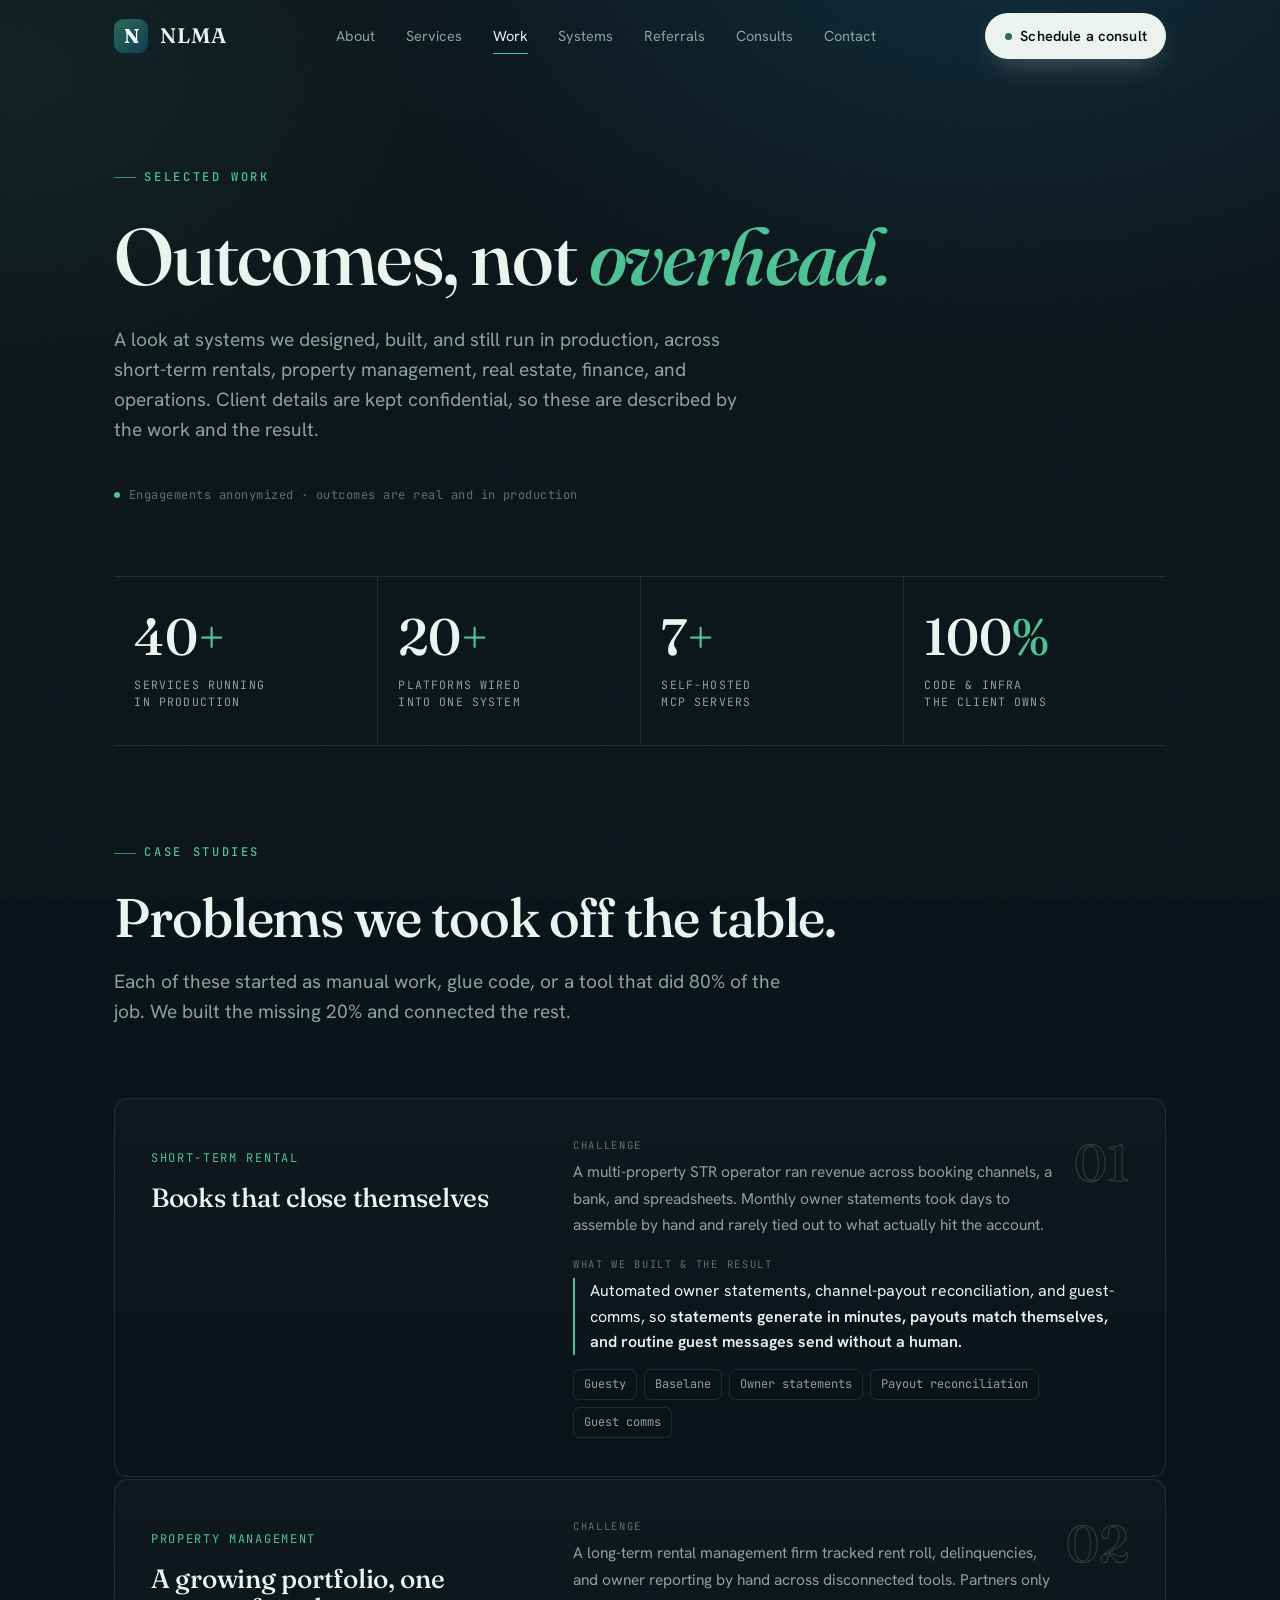
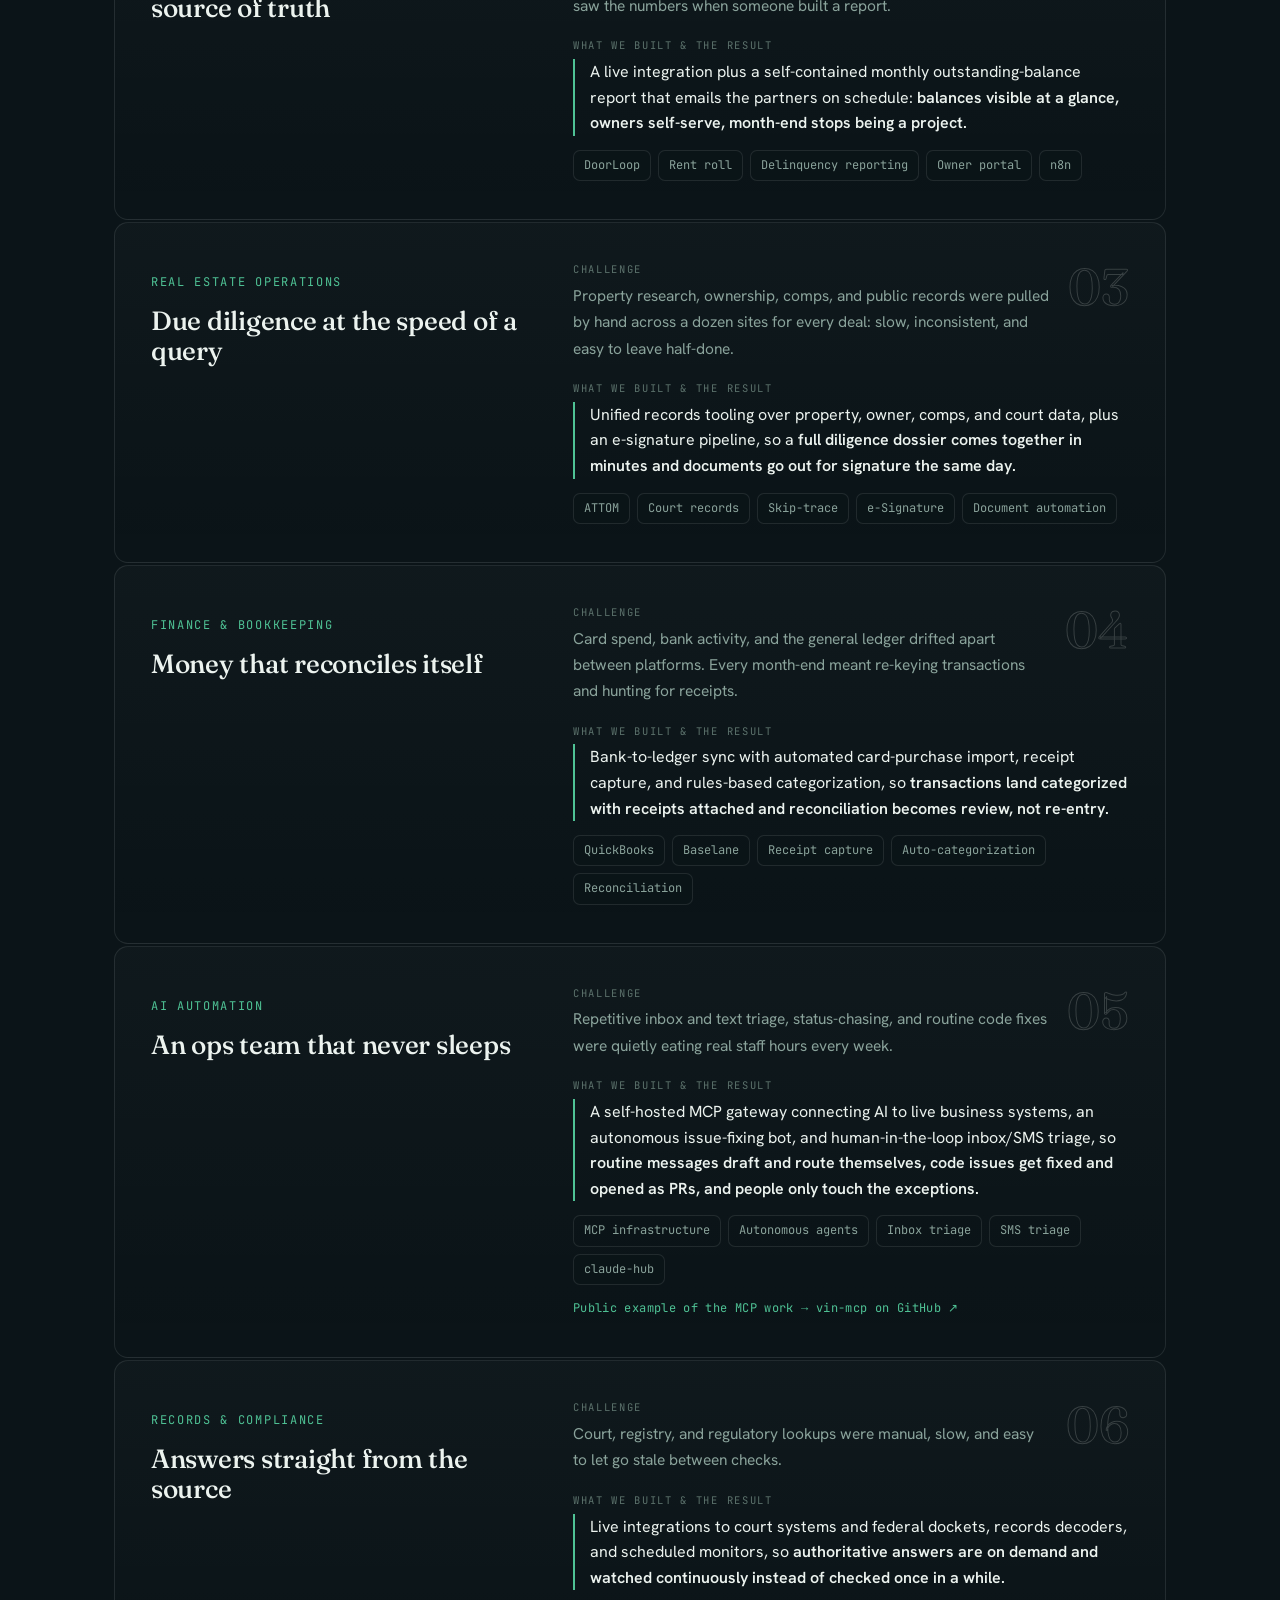
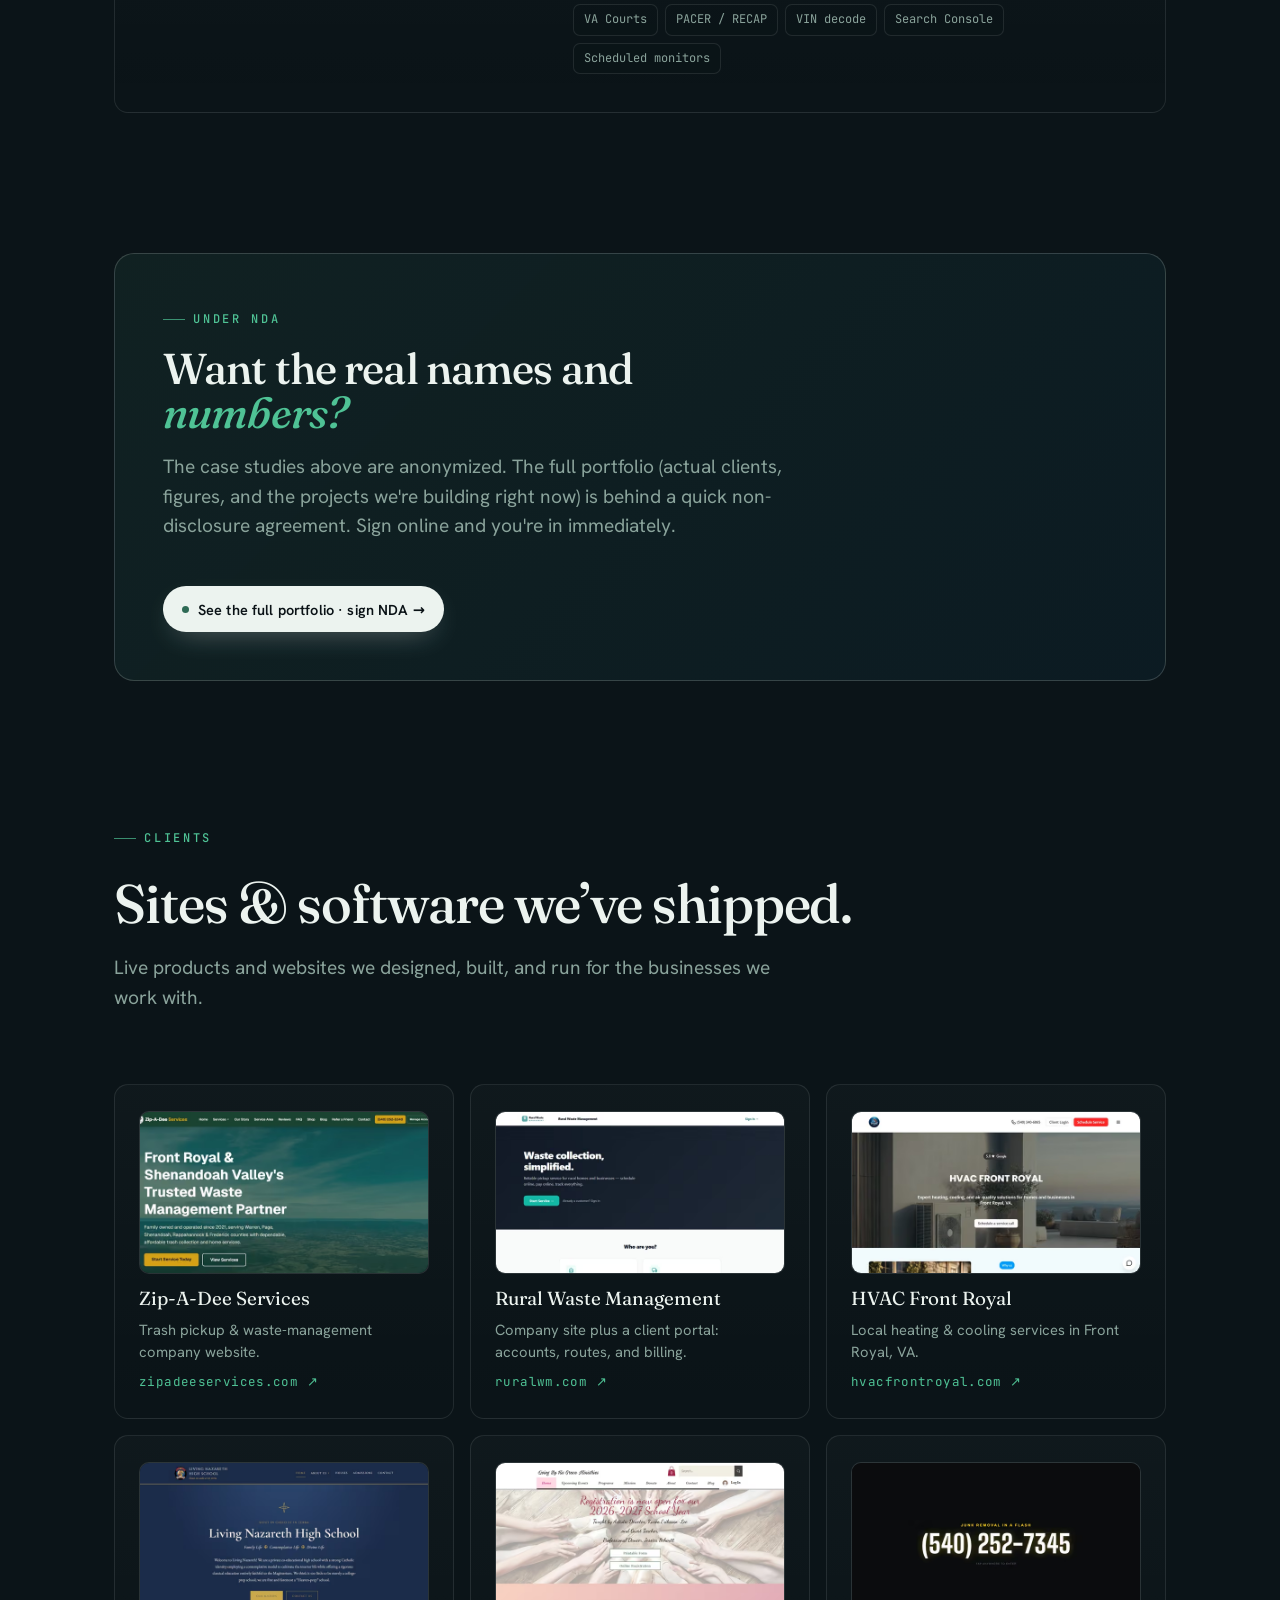
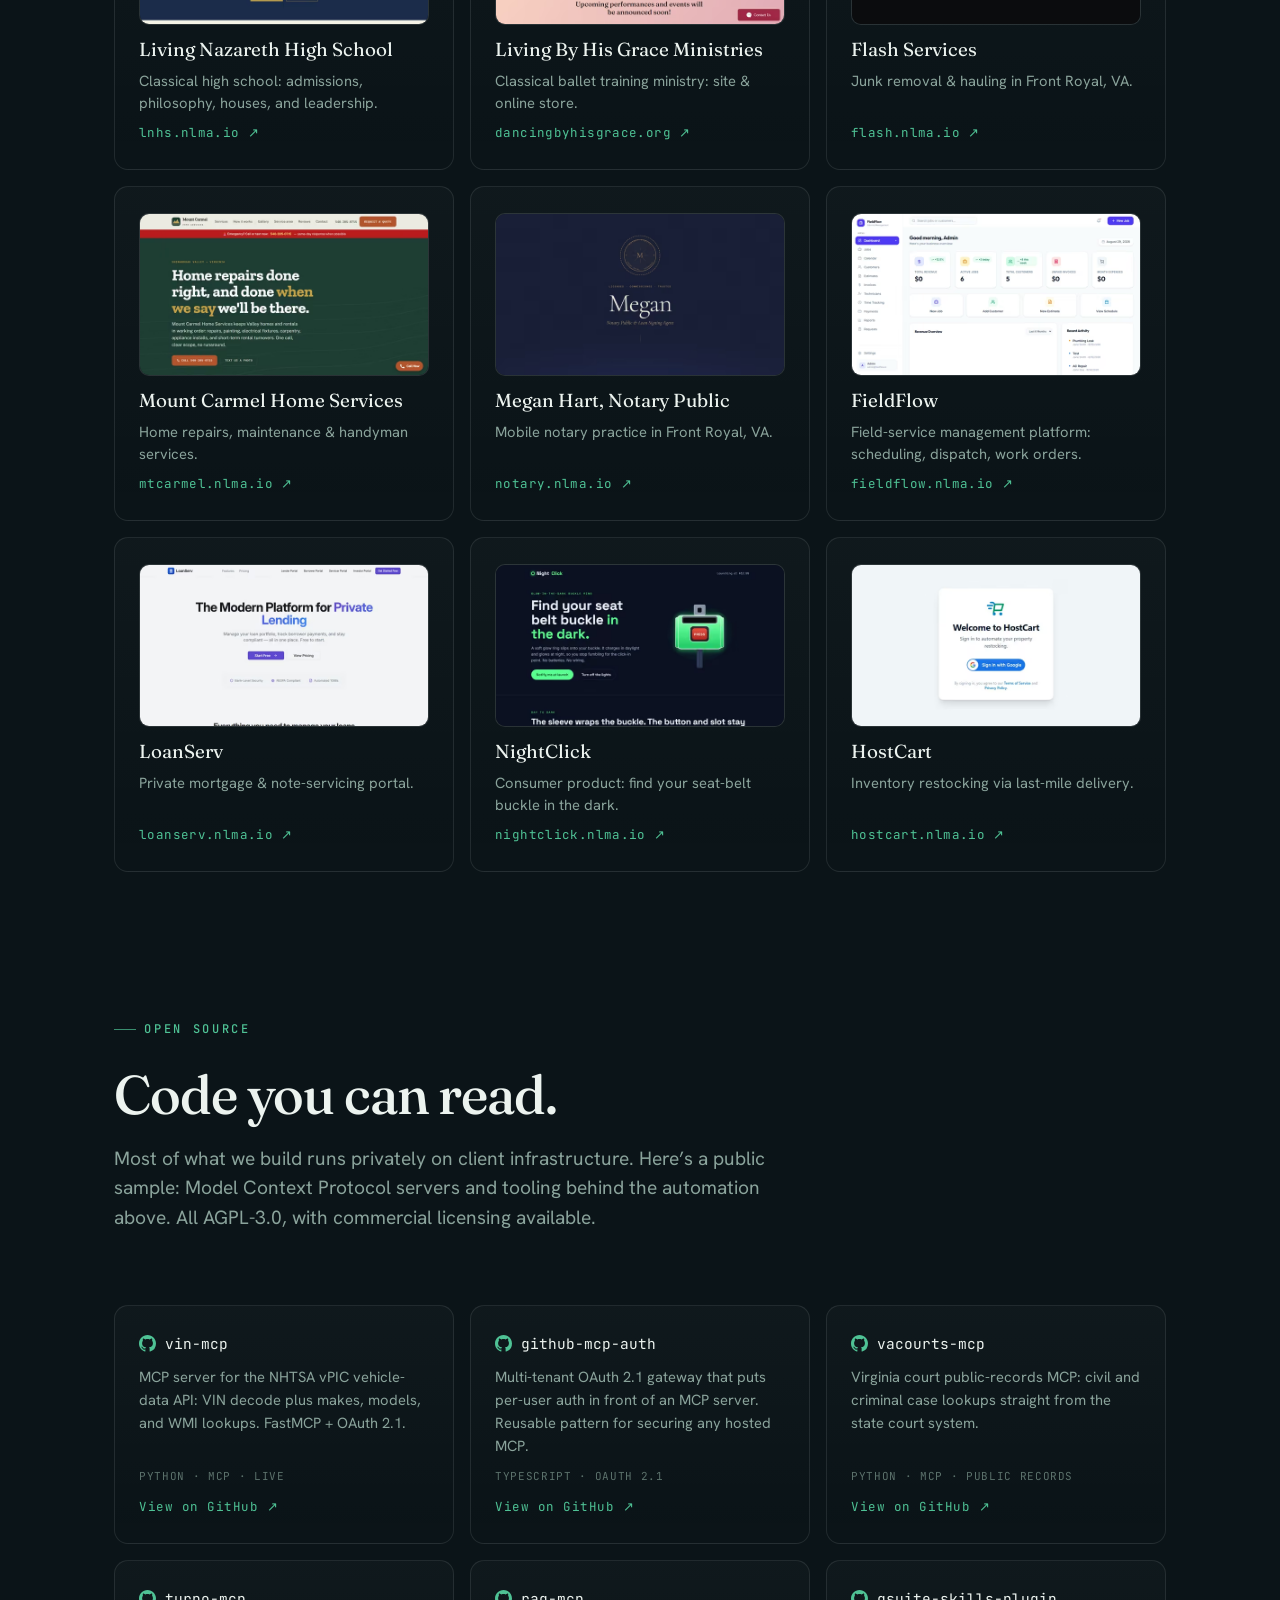
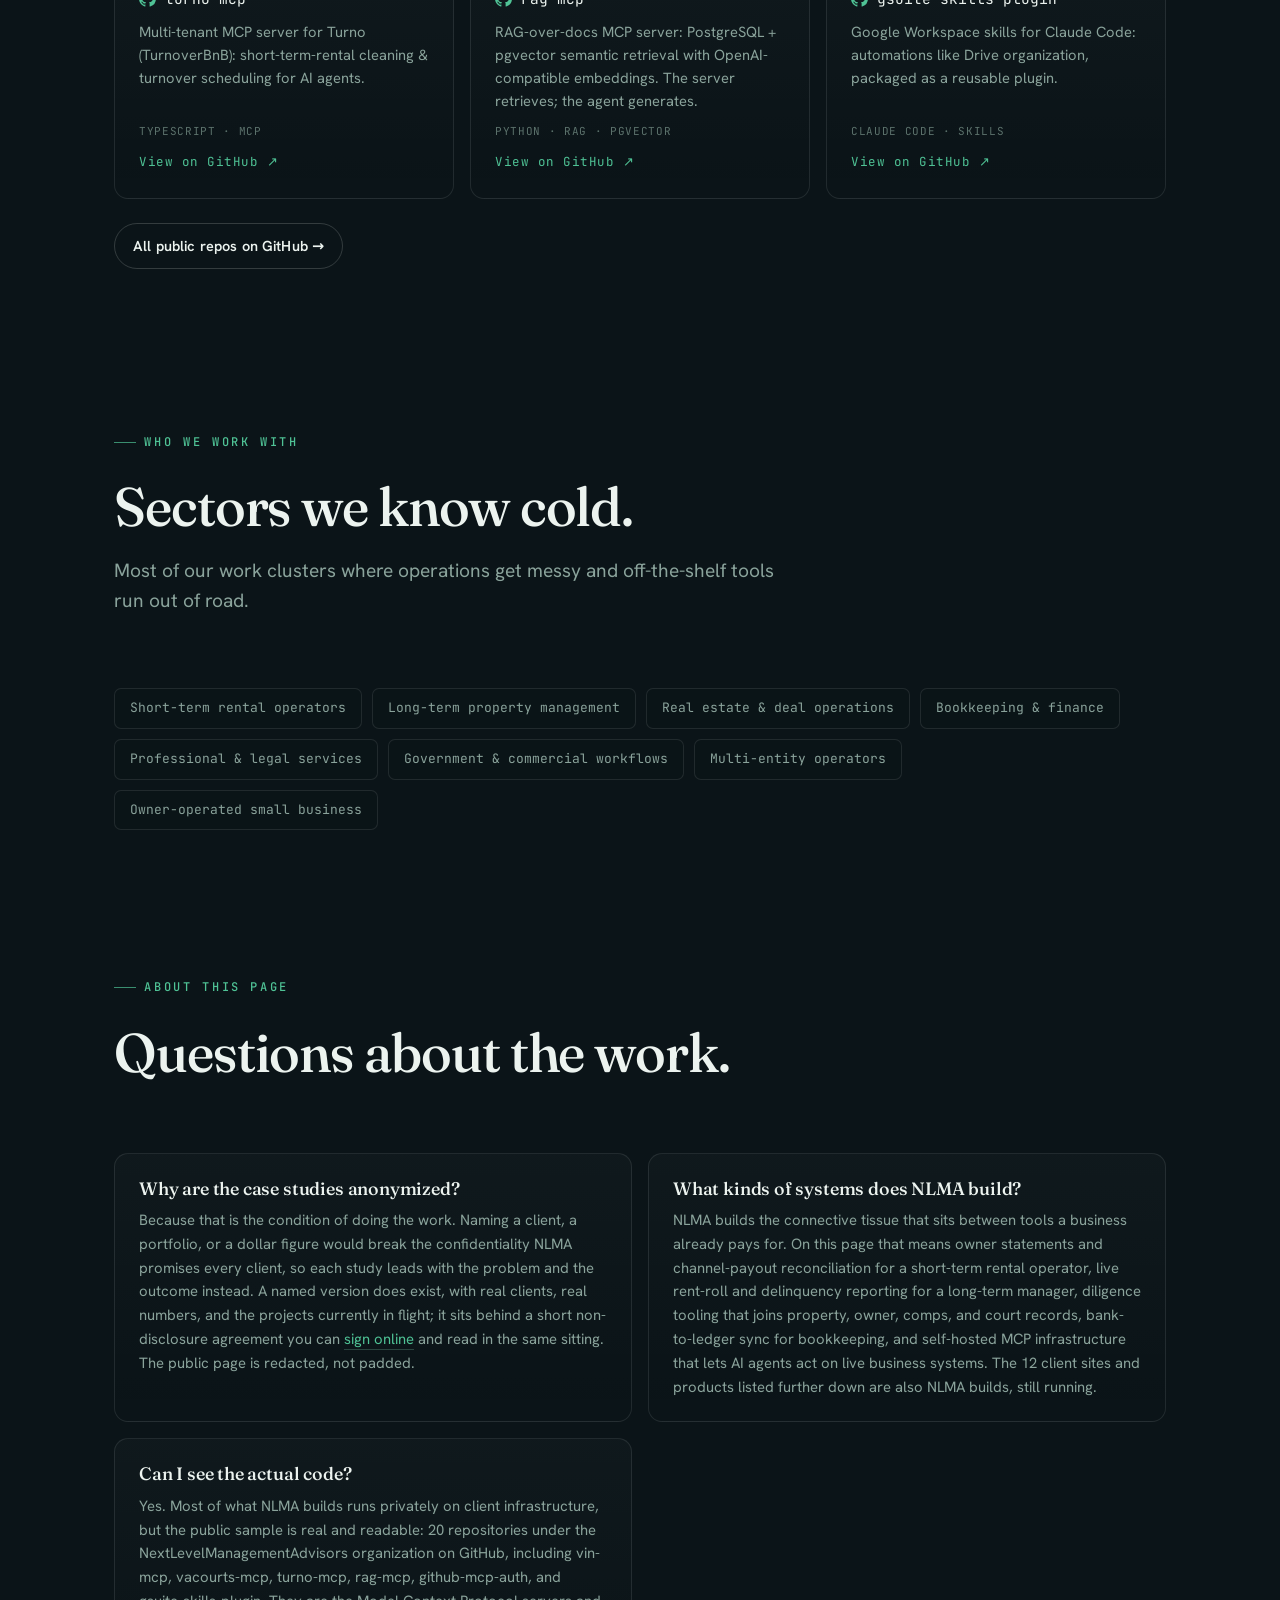
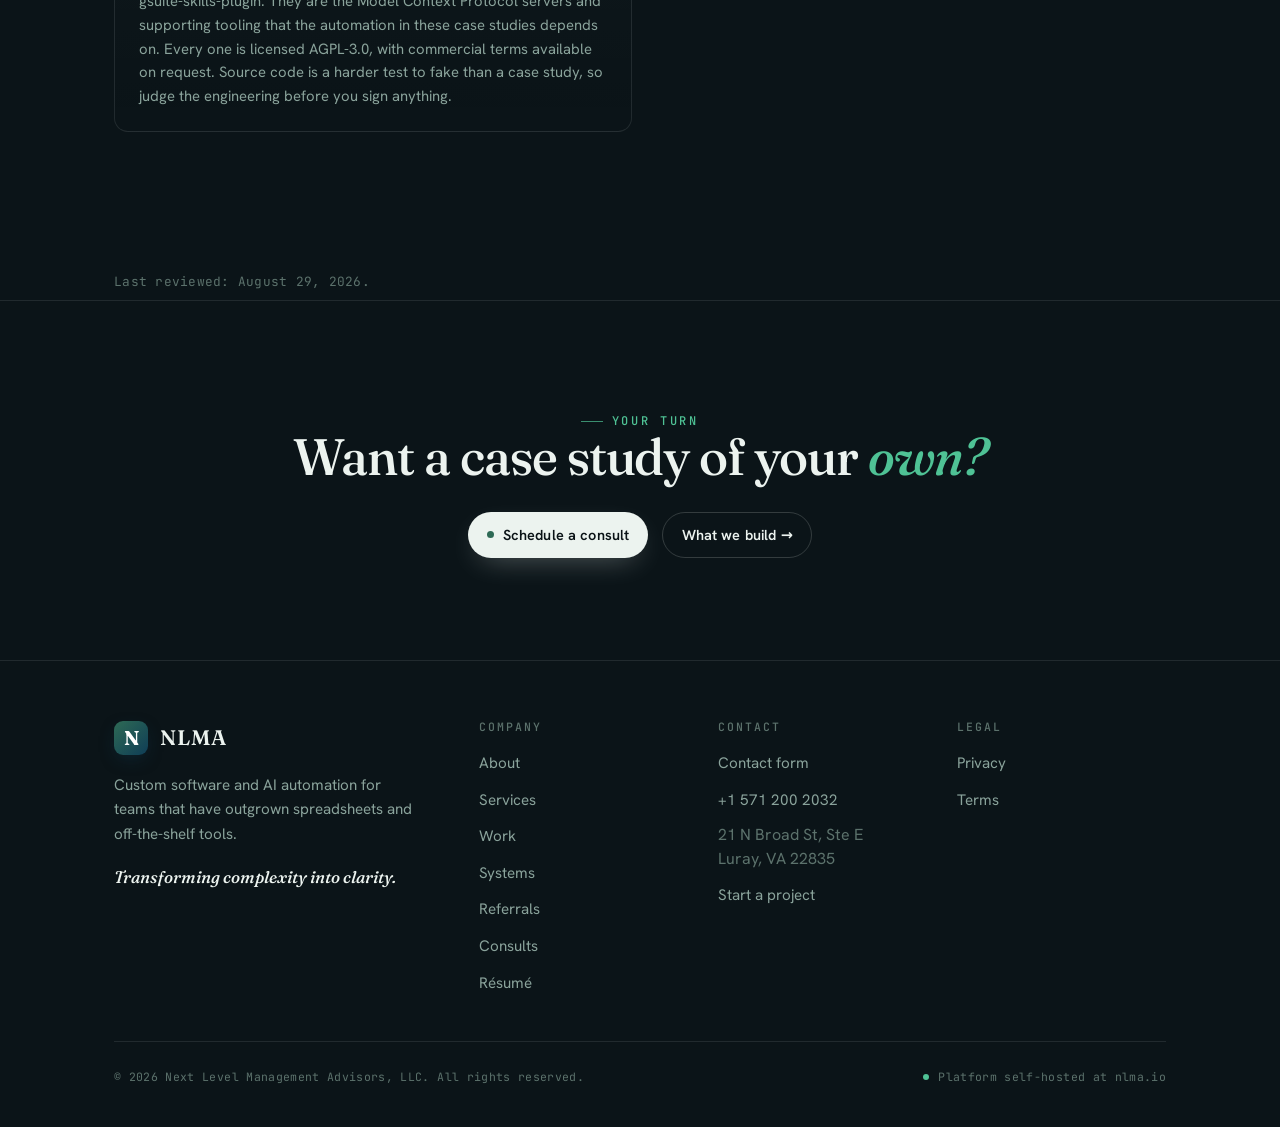
<file: portfolio.html>
<!DOCTYPE html>
<html lang="en">
<head>
<meta charset="UTF-8" />
<meta name="viewport" content="width=device-width, initial-scale=1.0" />
<link rel="icon" href="/favicon.ico" sizes="any" />
<link rel="icon" href="/favicon.svg" type="image/svg+xml" />
<link rel="apple-touch-icon" href="/apple-touch-icon.png" />
<link rel="manifest" href="/site.webmanifest" />
<meta name="theme-color" content="#0B1418" />
<meta property="og:image" content="https://nlma.io/og-image.jpg" />
<meta property="og:image:width" content="1200" />
<meta property="og:image:height" content="630" />
<meta property="og:image:secure_url" content="https://nlma.io/og-image.jpg" />
<meta property="og:image:type" content="image/jpeg" />
<meta property="og:image:alt" content="NLMA - Systems that do the work" />
<meta name="twitter:card" content="summary_large_image" />
<meta name="twitter:title" content="Work · NLMA" />
<meta name="twitter:description" content="Selected work from NLMA: case studies in custom software, AI automation, property-management technology, and systems integration, running in production." />
<meta name="twitter:image" content="https://nlma.io/og-image.jpg" />
<title>Work · NLMA · Next Level Management Advisors</title>
<meta name="description" content="Selected work from NLMA: case studies in custom software, AI automation, property-management technology, and systems integration, running in production." />
<link rel="canonical" href="https://nlma.io/portfolio" />
<meta property="og:type" content="website" />
<meta property="og:site_name" content="NLMA" />
<meta property="og:title" content="Work · NLMA" />
<meta property="og:description" content="Selected work from NLMA: case studies in custom software, AI automation, property-management technology, and systems integration, running in production." />
<meta property="og:url" content="https://nlma.io/portfolio" />
<link rel="preload" href="/fonts/fraunces-roman.woff2" as="font" type="font/woff2" crossorigin />
<link rel="preload" href="/fonts/hanken-grotesk.woff2" as="font" type="font/woff2" crossorigin />
<style>@font-face{font-family:'Fraunces';font-style:italic;font-weight:500 600;font-display:swap;src:url(/fonts/fraunces-italic.woff2) format('woff2');unicode-range:U+0000-00FF,U+0131,U+0152-0153,U+02BB-02BC,U+02C6,U+02DA,U+02DC,U+0304,U+0308,U+0329,U+2000-206F,U+20AC,U+2122,U+2191,U+2193,U+2212,U+2215,U+FEFF,U+FFFD;}@font-face{font-family:'Fraunces';font-style:normal;font-weight:400 700;font-display:swap;src:url(/fonts/fraunces-roman.woff2) format('woff2');unicode-range:U+0000-00FF,U+0131,U+0152-0153,U+02BB-02BC,U+02C6,U+02DA,U+02DC,U+0304,U+0308,U+0329,U+2000-206F,U+20AC,U+2122,U+2191,U+2193,U+2212,U+2215,U+FEFF,U+FFFD;}@font-face{font-family:'Hanken Grotesk';font-style:normal;font-weight:400 700;font-display:swap;src:url(/fonts/hanken-grotesk.woff2) format('woff2');unicode-range:U+0000-00FF,U+0131,U+0152-0153,U+02BB-02BC,U+02C6,U+02DA,U+02DC,U+0304,U+0308,U+0329,U+2000-206F,U+20AC,U+2122,U+2191,U+2193,U+2212,U+2215,U+FEFF,U+FFFD;}@font-face{font-family:'JetBrains Mono';font-style:normal;font-weight:400 700;font-display:swap;src:url(/fonts/jetbrains-mono.woff2) format('woff2');unicode-range:U+0000-00FF,U+0131,U+0152-0153,U+02BB-02BC,U+02C6,U+02DA,U+02DC,U+0304,U+0308,U+0329,U+2000-206F,U+20AC,U+2122,U+2191,U+2193,U+2212,U+2215,U+FEFF,U+FFFD;}</style>
<style>

/* ============================================================
   TOKENS
   ============================================================ */
:root{
  --ink:#0B1418;--ink-2:#0E1E28;--ink-3:#10212c;
  --ocean:#0F3D56;--pine:#2E6A55;--signal:#4FC295;--signal-dim:#2E6A55;
  --paper:#ECF3EF;--muted:#8AA39B;--faint:#5C726C;
  --line:rgba(236,243,239,.10);--line-2:rgba(236,243,239,.18);
  --grad:linear-gradient(135deg,#2E6A55 0%,#0F3D56 100%);
  --grad-soft:linear-gradient(135deg,rgba(46,106,85,.16),rgba(15,61,86,.16));
  --maxw:1180px;--gutter:clamp(20px,5vw,72px);--r:14px;
  --f-display:"Fraunces",Georgia,"Times New Roman",serif;
  --f-body:"Hanken Grotesk",system-ui,-apple-system,Segoe UI,Roboto,sans-serif;
  --f-mono:"JetBrains Mono",ui-monospace,SFMono-Regular,Menlo,monospace;
  --ease:cubic-bezier(.22,.61,.36,1);
}
*,*::before,*::after{box-sizing:border-box}
html{-webkit-text-size-adjust:100%;scroll-behavior:smooth}
@media (prefers-reduced-motion:reduce){html{scroll-behavior:auto}}
body{margin:0;background:var(--ink);color:var(--paper);
  font-family:var(--f-body);font-size:clamp(16px,1.05vw,17px);line-height:1.6;
  font-weight:400;-webkit-font-smoothing:antialiased;text-rendering:optimizeLegibility;overflow-x:hidden;}
img,svg{display:block;max-width:100%}
a{color:inherit;text-decoration:none}
button{font:inherit;color:inherit;cursor:pointer}
::selection{background:rgba(79,194,149,.28);color:#fff}
body::before{content:"";position:fixed;inset:0;z-index:-2;pointer-events:none;
  background:radial-gradient(1100px 700px at 78% -8%,rgba(15,61,86,.55),transparent 60%),
    radial-gradient(900px 600px at 0% 8%,rgba(46,106,85,.16),transparent 55%),var(--ink);}
body::after{content:"";position:fixed;inset:0;z-index:-1;pointer-events:none;opacity:.035;
  background-image:url("data:image/svg+xml,%3Csvg xmlns='http://www.w3.org/2000/svg' width='140' height='140'%3E%3Cfilter id='n'%3E%3CfeTurbulence type='fractalNoise' baseFrequency='.9' numOctaves='2'/%3E%3C/filter%3E%3Crect width='100%25' height='100%25' filter='url(%23n)'/%3E%3C/svg%3E");}
.wrap{max-width:var(--maxw);margin-inline:auto;padding-inline:var(--gutter)}
.eyebrow{font-family:var(--f-mono);font-size:12px;font-weight:500;letter-spacing:.22em;
  text-transform:uppercase;color:var(--signal);display:inline-flex;align-items:center;gap:.7em;}
.eyebrow::before{content:"";width:22px;height:1px;background:var(--signal);opacity:.7}
h1,h2,h3{font-family:var(--f-display);font-weight:500;line-height:1.03;letter-spacing:-.02em;margin:0}
h2{font-size:clamp(2rem,4.6vw,3.4rem)}
h3{font-size:clamp(1.3rem,2vw,1.55rem);line-height:1.12;letter-spacing:-.01em}
.lede{color:var(--muted);font-size:clamp(1.05rem,1.5vw,1.22rem);line-height:1.55;max-width:62ch}
/* HEADER */
.site-head{position:fixed;top:0;left:0;right:0;z-index:60;
  transition:background .4s var(--ease),border-color .4s,backdrop-filter .4s;border-bottom:1px solid transparent;}
.site-head.scrolled{background:rgba(8,16,20,.72);backdrop-filter:blur(14px) saturate(140%);
  -webkit-backdrop-filter:blur(14px) saturate(140%);border-bottom-color:var(--line);}
.head-row{display:flex;align-items:center;justify-content:space-between;height:72px}
.brand{display:flex;align-items:center;gap:12px}
.brand .tile{width:34px;height:34px;border-radius:9px;background:var(--grad);
  display:grid;place-items:center;flex:none;box-shadow:0 6px 20px -8px rgba(15,61,86,.9)}
.brand .tile span{font-family:var(--f-display);font-weight:700;font-size:20px;color:#fff;line-height:1}
.brand .word{font-family:var(--f-display);font-weight:600;font-size:21px;letter-spacing:.04em}
.brand .word b{font-weight:600}
.nav{display:flex;align-items:center;gap:clamp(18px,2.4vw,36px)}
.nav a{font-size:14.5px;color:var(--muted);transition:color .25s;position:relative;padding:4px 0}
.nav a::after{content:"";position:absolute;left:0;bottom:-2px;height:1px;width:0;background:var(--signal);transition:width .3s var(--ease)}
.nav a:hover{color:var(--paper)}
.nav a:hover::after,.nav a[aria-current="page"]::after{width:100%}
.nav a[aria-current="page"]{color:var(--paper)}
.btn{display:inline-flex;align-items:center;gap:.6em;border-radius:999px;
  padding:.72em 1.25em;font-weight:600;font-size:14.5px;letter-spacing:.01em;
  border:1px solid transparent;transition:transform .25s var(--ease),box-shadow .3s,background .3s,border-color .3s;white-space:nowrap;}
.btn-primary{background:var(--paper);color:#0A1216;box-shadow:0 10px 30px -12px rgba(236,243,239,.4)}
.btn-primary .dot{width:7px;height:7px;border-radius:50%;background:var(--pine);transition:background .3s,box-shadow .3s}
.btn-primary:hover{transform:translateY(-2px)}
.btn-primary:hover .dot{background:var(--signal);box-shadow:0 0 0 4px rgba(79,194,149,.25)}
.btn-ghost{border-color:var(--line-2);color:var(--paper);background:transparent}
.btn-ghost:hover{border-color:var(--signal);background:rgba(79,194,149,.08);transform:translateY(-2px)}
.head-cta{display:flex;align-items:center;gap:14px}
.menu-toggle{display:none;width:42px;height:42px;border-radius:10px;border:1px solid var(--line-2);
  background:rgba(236,243,239,.03);align-items:center;justify-content:center}
.menu-toggle span,.menu-toggle span::before,.menu-toggle span::after{
  content:"";display:block;width:18px;height:1.5px;background:var(--paper);transition:.3s var(--ease)}
.menu-toggle span::before{transform:translateY(-6px)}
.menu-toggle span::after{transform:translateY(4.5px)}
body.menu-open .menu-toggle span{background:transparent}
body.menu-open .menu-toggle span::before{transform:rotate(45deg)}
body.menu-open .menu-toggle span::after{transform:rotate(-45deg) translateY(-1.5px)}
/* SECTION RHYTHM */
.section{padding-block:clamp(84px,11vw,140px);position:relative}
.section-head{max-width:760px;margin-bottom:clamp(40px,6vw,72px)}
.section-head h2{margin-top:.5em}
.section-head .lede{margin-top:1.1em}
/* CAP GRID */
.cap-grid{display:grid;grid-template-columns:repeat(2,1fr);gap:18px}
.cap{position:relative;border:1px solid var(--line);border-radius:var(--r);
  padding:34px 30px 30px;background:linear-gradient(180deg,rgba(236,243,239,.025),rgba(236,243,239,0));
  overflow:hidden;transition:transform .4s var(--ease),border-color .4s,background .4s;}
.cap::before{content:"";position:absolute;inset:-40% 50% 50% -40%;
  background:radial-gradient(circle,rgba(79,194,149,.16),transparent 70%);opacity:0;transition:opacity .5s var(--ease)}
.cap:hover{transform:translateY(-4px);border-color:var(--line-2);background:linear-gradient(180deg,rgba(236,243,239,.04),rgba(236,243,239,0))}
.cap:hover::before{opacity:1}
.cap .key{font-family:var(--f-mono);font-size:12px;color:var(--signal);letter-spacing:.14em;text-transform:uppercase}
.cap h3{margin:16px 0 12px}
.cap p{color:var(--muted);font-size:.98rem;margin:0;position:relative}
/* CHIPS */
.chips{display:flex;flex-wrap:wrap;gap:7px;margin-top:14px}
.chip{font-family:var(--f-mono);font-size:12px;color:var(--muted);padding:5px 10px;border-radius:7px;
  border:1px solid var(--line);background:rgba(11,20,24,.4);transition:.3s var(--ease);cursor:default;white-space:nowrap}
.chip:hover{color:var(--paper);border-color:var(--signal);background:rgba(79,194,149,.08);transform:translateY(-2px)}
/* FOOTER */
.foot{border-top:1px solid var(--line);padding-block:60px 40px}
.foot-top{display:grid;grid-template-columns:1.6fr 1fr 1fr 1fr;gap:30px;padding-bottom:46px;border-bottom:1px solid var(--line)}
.foot .blurb{color:var(--muted);font-size:.95rem;max-width:34ch;margin:18px 0 0}
.foot .tagline{font-family:var(--f-display);font-style:italic;color:var(--paper);font-size:1.05rem;margin-top:18px}
.foot h3{font-family:var(--f-mono);font-size:11.5px;letter-spacing:.18em;text-transform:uppercase;color:var(--faint);font-weight:500;margin:0 0 16px}
.foot ul{list-style:none;margin:0;padding:0;display:flex;flex-direction:column;gap:11px}
.foot ul a{color:var(--muted);font-size:.95rem;transition:color .25s}
.foot ul a:hover{color:var(--signal)}
.foot-bot{display:flex;align-items:center;justify-content:space-between;gap:20px;padding-top:26px;flex-wrap:wrap}
.foot-bot p{margin:0;font-family:var(--f-mono);font-size:11.5px;color:var(--faint);letter-spacing:.03em}
.foot-bot .sysline{display:inline-flex;align-items:center;gap:9px}
.foot-bot .sysline i{width:6px;height:6px;border-radius:50%;background:var(--signal);font-style:normal;animation:beat 2.4s var(--ease) infinite}
@keyframes beat{0%{box-shadow:0 0 0 0 rgba(79,194,149,.55)}70%{box-shadow:0 0 0 9px rgba(79,194,149,0)}100%{box-shadow:0 0 0 0 rgba(79,194,149,0)}}
/* REVEAL */
.reveal{opacity:0;transform:translateY(26px);transition:opacity .8s var(--ease),transform .8s var(--ease)}
.reveal.in{opacity:1;transform:none}
.reveal[data-d="1"]{transition-delay:.08s}
.reveal[data-d="2"]{transition-delay:.16s}
.reveal[data-d="3"]{transition-delay:.24s}
.reveal[data-d="4"]{transition-delay:.32s}
.reveal[data-d="5"]{transition-delay:.40s}
a:focus-visible,button:focus-visible,input:focus-visible,textarea:focus-visible{
  outline:2px solid var(--signal);outline-offset:3px;border-radius:6px}
@media (max-width:960px){
  .nav,.head-cta .btn{display:none}
  .menu-toggle{display:flex}
  .head-cta{gap:0}
  .mobile-nav{position:fixed;inset:72px 0 0;z-index:55;background:rgba(8,15,19,.97);
    backdrop-filter:blur(16px);-webkit-backdrop-filter:blur(16px);
    display:flex;flex-direction:column;gap:6px;padding:30px var(--gutter);
    transform:translateY(-12px);opacity:0;pointer-events:none;transition:opacity .35s var(--ease),transform .35s var(--ease)}
  body.menu-open .mobile-nav{opacity:1;transform:none;pointer-events:auto}
  .mobile-nav a{font-family:var(--f-display);font-size:1.7rem;color:var(--paper);padding:14px 0;border-bottom:1px solid var(--line)}
  .mobile-nav .btn{margin-top:22px;justify-content:center;font-size:16px;padding:1em}
  .mobile-nav .btn-primary{color:#0A1216}
  .cap-grid{grid-template-columns:1fr}
  .foot-top{grid-template-columns:1fr 1fr}
  .foot .brandcol{grid-column:1 / -1}
}
@media (max-width:560px){
  .foot-top{grid-template-columns:1fr}
}
.mobile-nav{display:none}
@media (max-width:960px){.mobile-nav{display:flex}}
@media (prefers-reduced-motion:reduce){
  .reveal{opacity:1;transform:none;transition:none}
  .foot-bot .sysline i{animation:none}
}

/* ===== PAGE HERO ===== */
.page-hero{padding-top:160px;padding-bottom:70px}
.page-hero .eyebrow{margin-bottom:28px}
.page-hero h1{font-size:clamp(2.8rem,6.4vw,5rem);max-width:18ch}
.page-hero h1 .it{font-style:italic;color:var(--signal)}
.page-hero .lede{margin-top:28px;max-width:58ch}
.confidential{margin-top:22px;font-family:var(--f-mono);font-size:12px;letter-spacing:.04em;
  color:var(--faint);display:inline-flex;align-items:center;gap:9px}
.confidential i{width:6px;height:6px;border-radius:50%;background:var(--signal);font-style:normal;flex:none}

/* ===== METRICS ===== */
.metrics{display:grid;grid-template-columns:repeat(4,1fr);
  border-top:1px solid var(--line);border-bottom:1px solid var(--line)}
.metric{padding:34px clamp(8px,1.6vw,22px);position:relative}
.metric+.metric{border-left:1px solid var(--line)}
.metric .n{font-family:var(--f-display);font-size:clamp(2.3rem,4vw,3.3rem);font-weight:500;line-height:1;color:var(--paper)}
.metric .n span{color:var(--signal)}
.metric .l{font-family:var(--f-mono);font-size:11.5px;letter-spacing:.1em;text-transform:uppercase;color:var(--muted);margin-top:14px;line-height:1.5}

/* ===== CASE STUDIES (built on the .svc pattern) ===== */
.work-list{display:flex;flex-direction:column;gap:2px}
.work{border:1px solid var(--line);border-radius:var(--r);padding:38px 36px;
  background:linear-gradient(180deg,rgba(236,243,239,.022),rgba(236,243,239,0));
  transition:border-color .35s,background .35s,transform .35s var(--ease);position:relative;overflow:hidden}
.work::before{content:"";position:absolute;inset:0 60% 0 -20%;
  background:radial-gradient(circle at left center,rgba(79,194,149,.08),transparent 60%);
  opacity:0;transition:opacity .5s var(--ease)}
.work:hover{border-color:var(--line-2);background:linear-gradient(180deg,rgba(236,243,239,.04),rgba(236,243,239,0));transform:translateX(4px)}
.work:hover::before{opacity:1}
.work-inner{display:grid;grid-template-columns:2fr 3fr;gap:clamp(24px,4vw,60px);align-items:start}
.work .key{font-family:var(--f-mono);font-size:12px;color:var(--signal);letter-spacing:.14em;text-transform:uppercase;margin-bottom:14px}
.work h3{font-size:clamp(1.3rem,2.2vw,1.65rem);margin:0}
.work .idx{font-family:var(--f-display);font-size:3.2rem;font-weight:500;color:transparent;
  -webkit-text-stroke:1px var(--line-2);line-height:1;float:right;margin-left:16px;transition:-webkit-text-stroke-color .4s}
.work:hover .idx{-webkit-text-stroke-color:rgba(79,194,149,.4)}
.work .lbl{font-family:var(--f-mono);font-size:10.5px;letter-spacing:.16em;text-transform:uppercase;color:var(--faint);display:block;margin-bottom:5px}
.work .chal{color:var(--muted);line-height:1.7;margin:0 0 18px;font-size:.97rem}
.work .res{color:var(--paper);line-height:1.6;margin:0;font-size:1rem;
  border-left:2px solid var(--signal);padding-left:15px}
.work .res b{font-weight:600}

/* ===== SECTORS ===== */
.sectors{display:flex;flex-wrap:wrap;gap:10px;margin-top:6px}
.sectors .chip{font-size:13px;padding:9px 15px}

/* ===== CTA ===== */
.cta-strip{text-align:center;padding-block:clamp(60px,8vw,110px);border-top:1px solid var(--line)}
.cta-strip h2{font-size:clamp(2rem,4.2vw,3.2rem);margin-bottom:28px}
.cta-strip h2 .it{font-style:italic;color:var(--signal)}
.cta-strip .btns{display:flex;justify-content:center;gap:14px;flex-wrap:wrap}

@media(max-width:960px){
  .work-inner{grid-template-columns:1fr}
  .metrics{grid-template-columns:1fr 1fr}
  .metric:nth-child(3){border-left:none}
  .metric:nth-child(3),.metric:nth-child(4){border-top:1px solid var(--line)}
}
@media(max-width:560px){
  .work{padding:28px 22px}
  .metrics{grid-template-columns:1fr}
  .metric+.metric{border-left:none;border-top:1px solid var(--line)}
}

/* ===== OPEN SOURCE ===== */
.repos{display:grid;grid-template-columns:repeat(3,1fr);gap:16px}
.repo{border:1px solid var(--line);border-radius:var(--r);padding:26px 24px;
  background:linear-gradient(180deg,rgba(236,243,239,.022),rgba(236,243,239,0));
  transition:border-color .35s,background .35s,transform .35s var(--ease);
  display:flex;flex-direction:column;gap:11px}
.repo:hover{border-color:var(--line-2);background:linear-gradient(180deg,rgba(236,243,239,.045),rgba(236,243,239,0));transform:translateY(-4px)}
.repo .rname{font-family:var(--f-mono);font-size:14.5px;color:var(--paper);display:flex;align-items:center;gap:9px}
.repo .rname svg{flex:none;color:var(--signal)}
.repo p{color:var(--muted);font-size:.92rem;line-height:1.55;margin:0;flex:1}
.repo .rmeta{font-family:var(--f-mono);font-size:11px;color:var(--faint);letter-spacing:.06em;text-transform:uppercase}
.repo .arrow{color:var(--signal);font-size:12.5px;font-family:var(--f-mono);letter-spacing:.04em}
.repo:hover .arrow{text-decoration:underline}
.work .code-link{display:inline-block;margin-top:14px;font-family:var(--f-mono);font-size:12px;
  color:var(--signal);letter-spacing:.03em}
.work .code-link:hover{text-decoration:underline}
@media(max-width:900px){.repos{grid-template-columns:1fr}}

/* ===== CLIENTS ===== */
.clients{display:grid;grid-template-columns:repeat(3,1fr);gap:16px}
.client{border:1px solid var(--line);border-radius:var(--r);padding:26px 24px;
  background:linear-gradient(180deg,rgba(236,243,239,.022),rgba(236,243,239,0));
  transition:border-color .35s,background .35s,transform .35s var(--ease);
  display:flex;flex-direction:column;gap:9px}
.client .shot{display:block;width:100%;height:auto;aspect-ratio:16/9;object-fit:cover;object-position:top center;border-radius:10px;border:1px solid var(--line);margin-bottom:5px;background:rgba(236,243,239,.03)}
.client:hover .shot{border-color:var(--line-2)}
.client:hover{border-color:var(--line-2);background:linear-gradient(180deg,rgba(236,243,239,.05),rgba(236,243,239,0));transform:translateY(-4px)}
.client .cname{font-family:var(--f-display);font-size:1.18rem;color:var(--paper);line-height:1.15}
.client p{color:var(--muted);font-size:.92rem;line-height:1.5;margin:0;flex:1}
.client .visit{color:var(--signal);font-size:12.5px;font-family:var(--f-mono);letter-spacing:.03em}
.client:hover .visit{text-decoration:underline}
@media(max-width:900px){.clients{grid-template-columns:1fr}}

/* ===== Q&A ===== */
.qa{display:grid;grid-template-columns:repeat(2,1fr);gap:16px}
.qa-item{border:1px solid var(--line);border-radius:var(--r);padding:24px 24px 22px;
  background:linear-gradient(180deg,rgba(236,243,239,.022),rgba(236,243,239,0))}
.qa-item h3{font-family:var(--f-display);font-size:1.12rem;color:var(--paper);margin:0 0 9px;line-height:1.25}
.qa-item p{color:var(--muted);font-size:.93rem;line-height:1.6;margin:0}
.qa-item a{color:var(--signal);text-decoration:none;border-bottom:1px solid rgba(122,194,161,.28)}
.qa-item a:hover{border-bottom-color:var(--signal)}
@media(max-width:900px){.qa{grid-template-columns:1fr}}
.reviewed-stamp{margin:0 0 8px;color:var(--faint);font-size:.8rem;font-family:var(--f-mono);letter-spacing:.02em}
</style>
<noscript><style>.reveal{opacity:1 !important;transform:none !important}[data-boot]{opacity:1 !important}</style></noscript>
<script type="application/ld+json">
{"@context":"https://schema.org","@type":"ProfessionalService","@id":"https://nlma.io/#organization","name":"Next Level Management Advisors","alternateName":"NLMA","url":"https://nlma.io","logo":"https://nlma.io/icon-512.png","image":"https://nlma.io/og-image.jpg","sameAs":["https://github.com/NextLevelManagementAdvisors"],"email":"info@nlma.io","telephone":"+1-571-200-2032","address":{"@type":"PostalAddress","streetAddress":"21 N Broad St, Ste E","addressLocality":"Luray","addressRegion":"VA","postalCode":"22835","addressCountry":"US"},"areaServed":"US","description":"Custom software and AI automation that turns operational complexity into systems that run themselves.","founder":{"@type":"Person","@id":"https://nlma.io/#person","name":"Forrest Surprenant"}}
</script>
<script type="application/ld+json">
{"@context":"https://schema.org","@type":"BreadcrumbList","itemListElement":[{"@type":"ListItem","position":1,"name":"Home","item":"https://nlma.io/"},{"@type":"ListItem","position":2,"name":"Work","item":"https://nlma.io/portfolio"}]}
</script>
</head>
<body>

<header class="site-head" id="head">
  <div class="wrap head-row">
    <a class="brand" href="/" aria-label="NLMA home">
      <span class="tile"><span>N</span></span>
      <span class="word"><b>NLMA</b></span>
    </a>
    <nav class="nav" aria-label="Primary">
      <a href="/about">About</a>
      <a href="/services">Services</a>
      <a href="/portfolio" aria-current="page">Work</a>
      <a href="/#systems">Systems</a>
      <a href="/referrals">Referrals</a>
      <a href="/consults">Consults</a>
      <a href="/contact">Contact</a>
    </nav>
    <div class="head-cta">
      <a class="btn btn-primary" href="/consults"><span class="dot"></span>Schedule a consult</a>
      <button class="menu-toggle" id="menuToggle" aria-label="Open menu" aria-expanded="false"><span></span></button>
    </div>
  </div>
</header>

<nav class="mobile-nav" id="mobileNav" aria-label="Mobile">
  <a href="/about">About</a>
  <a href="/services">Services</a>
  <a href="/portfolio">Work</a>
  <a href="/#systems">Systems</a>
  <a href="/referrals">Referrals</a>
  <a href="/consults">Consults</a>
  <a href="/contact">Contact</a>
  <a class="btn btn-primary" href="/consults"><span class="dot"></span>Schedule a consult</a>
</nav>

<main>

<!-- PAGE HERO -->
<section class="page-hero section">
  <div class="wrap">
    <span class="eyebrow">Selected work</span>
    <h1>Outcomes, not <span class="it">overhead.</span></h1>
    <p class="lede">A look at systems we designed, built, and still run in production, across short-term rentals, property management, real estate, finance, and operations. Client details are kept confidential, so these are described by the work and the result.</p>
    <span class="confidential"><i></i>Engagements anonymized · outcomes are real and in production</span>
  </div>
</section>

<!-- METRICS -->
<section class="section" style="padding-top:0;padding-bottom:clamp(60px,8vw,90px)">
  <div class="wrap">
    <div class="metrics reveal">
      <div class="metric"><div class="n">40<span>+</span></div><div class="l">Services running<br>in production</div></div>
      <div class="metric"><div class="n">20<span>+</span></div><div class="l">Platforms wired<br>into one system</div></div>
      <div class="metric"><div class="n">7<span>+</span></div><div class="l">Self-hosted<br>MCP servers</div></div>
      <div class="metric"><div class="n">100<span>%</span></div><div class="l">Code &amp; infra<br>the client owns</div></div>
    </div>
  </div>
</section>

<!-- CASE STUDIES -->
<section class="section" style="padding-top:0">
  <div class="wrap">
    <div class="section-head reveal">
      <span class="eyebrow">Case studies</span>
      <h2>Problems we took off the table.</h2>
      <p class="lede">Each of these started as manual work, glue code, or a tool that did 80% of the job. We built the missing 20% and connected the rest.</p>
    </div>
    <div class="work-list">

      <article class="work reveal">
        <div class="work-inner">
          <div>
            <p class="key">Short-term rental</p>
            <h3>Books that close themselves</h3>
          </div>
          <div>
            <span class="idx">01</span>
            <span class="lbl">Challenge</span>
            <p class="chal">A multi-property STR operator ran revenue across booking channels, a bank, and spreadsheets. Monthly owner statements took days to assemble by hand and rarely tied out to what actually hit the account.</p>
            <span class="lbl">What we built &amp; the result</span>
            <p class="res">Automated owner statements, channel-payout reconciliation, and guest-comms, so <b>statements generate in minutes, payouts match themselves, and routine guest messages send without a human.</b></p>
            <div class="chips">
              <span class="chip">Guesty</span><span class="chip">Baselane</span><span class="chip">Owner statements</span><span class="chip">Payout reconciliation</span><span class="chip">Guest comms</span>
            </div>
          </div>
        </div>
      </article>

      <article class="work reveal" data-d="1">
        <div class="work-inner">
          <div>
            <p class="key">Property management</p>
            <h3>A growing portfolio, one source of truth</h3>
          </div>
          <div>
            <span class="idx">02</span>
            <span class="lbl">Challenge</span>
            <p class="chal">A long-term rental management firm tracked rent roll, delinquencies, and owner reporting by hand across disconnected tools. Partners only saw the numbers when someone built a report.</p>
            <span class="lbl">What we built &amp; the result</span>
            <p class="res">A live integration plus a self-contained monthly outstanding-balance report that emails the partners on schedule: <b>balances visible at a glance, owners self-serve, month-end stops being a project.</b></p>
            <div class="chips">
              <span class="chip">DoorLoop</span><span class="chip">Rent roll</span><span class="chip">Delinquency reporting</span><span class="chip">Owner portal</span><span class="chip">n8n</span>
            </div>
          </div>
        </div>
      </article>

      <article class="work reveal" data-d="2">
        <div class="work-inner">
          <div>
            <p class="key">Real estate operations</p>
            <h3>Due diligence at the speed of a query</h3>
          </div>
          <div>
            <span class="idx">03</span>
            <span class="lbl">Challenge</span>
            <p class="chal">Property research, ownership, comps, and public records were pulled by hand across a dozen sites for every deal: slow, inconsistent, and easy to leave half-done.</p>
            <span class="lbl">What we built &amp; the result</span>
            <p class="res">Unified records tooling over property, owner, comps, and court data, plus an e-signature pipeline, so a <b>full diligence dossier comes together in minutes and documents go out for signature the same day.</b></p>
            <div class="chips">
              <span class="chip">ATTOM</span><span class="chip">Court records</span><span class="chip">Skip-trace</span><span class="chip">e-Signature</span><span class="chip">Document automation</span>
            </div>
          </div>
        </div>
      </article>

      <article class="work reveal" data-d="3">
        <div class="work-inner">
          <div>
            <p class="key">Finance &amp; bookkeeping</p>
            <h3>Money that reconciles itself</h3>
          </div>
          <div>
            <span class="idx">04</span>
            <span class="lbl">Challenge</span>
            <p class="chal">Card spend, bank activity, and the general ledger drifted apart between platforms. Every month-end meant re-keying transactions and hunting for receipts.</p>
            <span class="lbl">What we built &amp; the result</span>
            <p class="res">Bank-to-ledger sync with automated card-purchase import, receipt capture, and rules-based categorization, so <b>transactions land categorized with receipts attached and reconciliation becomes review, not re-entry.</b></p>
            <div class="chips">
              <span class="chip">QuickBooks</span><span class="chip">Baselane</span><span class="chip">Receipt capture</span><span class="chip">Auto-categorization</span><span class="chip">Reconciliation</span>
            </div>
          </div>
        </div>
      </article>

      <article class="work reveal" data-d="4">
        <div class="work-inner">
          <div>
            <p class="key">AI automation</p>
            <h3>An ops team that never sleeps</h3>
          </div>
          <div>
            <span class="idx">05</span>
            <span class="lbl">Challenge</span>
            <p class="chal">Repetitive inbox and text triage, status-chasing, and routine code fixes were quietly eating real staff hours every week.</p>
            <span class="lbl">What we built &amp; the result</span>
            <p class="res">A self-hosted MCP gateway connecting AI to live business systems, an autonomous issue-fixing bot, and human-in-the-loop inbox/SMS triage, so <b>routine messages draft and route themselves, code issues get fixed and opened as PRs, and people only touch the exceptions.</b></p>
            <div class="chips">
              <span class="chip">MCP infrastructure</span><span class="chip">Autonomous agents</span><span class="chip">Inbox triage</span><span class="chip">SMS triage</span><span class="chip">claude-hub</span>
            </div>
            <a class="code-link" href="https://github.com/NextLevelManagementAdvisors/vin-mcp" target="_blank" rel="noopener">Public example of the MCP work &rarr; vin-mcp on GitHub &#8599;</a>
          </div>
        </div>
      </article>

      <article class="work reveal" data-d="5">
        <div class="work-inner">
          <div>
            <p class="key">Records &amp; compliance</p>
            <h3>Answers straight from the source</h3>
          </div>
          <div>
            <span class="idx">06</span>
            <span class="lbl">Challenge</span>
            <p class="chal">Court, registry, and regulatory lookups were manual, slow, and easy to let go stale between checks.</p>
            <span class="lbl">What we built &amp; the result</span>
            <p class="res">Live integrations to court systems and federal dockets, records decoders, and scheduled monitors, so <b>authoritative answers are on demand and watched continuously instead of checked once in a while.</b></p>
            <div class="chips">
              <span class="chip">VA Courts</span><span class="chip">PACER / RECAP</span><span class="chip">VIN decode</span><span class="chip">Search Console</span><span class="chip">Scheduled monitors</span>
            </div>
          </div>
        </div>
      </article>

    </div>
  </div>
</section>

<!-- FULL PORTFOLIO (NDA-GATED) -->
<section class="section" style="padding-top:0">
  <div class="wrap">
    <a href="/work" class="reveal" style="display:block;position:relative;border:1px solid var(--line-2);border-radius:20px;
        padding:clamp(30px,4vw,48px);text-decoration:none;color:inherit;overflow:hidden;
        background:linear-gradient(135deg,rgba(46,106,85,.16),rgba(15,61,86,.18));transition:transform .35s var(--ease),border-color .35s">
      <span class="eyebrow" style="margin-bottom:18px">Under NDA</span>
      <h2 style="font-size:clamp(1.7rem,3.6vw,2.7rem);max-width:20ch">Want the real names and <span style="font-style:italic;color:var(--signal)">numbers?</span></h2>
      <p class="lede" style="margin-top:16px;max-width:60ch">The case studies above are anonymized. The full portfolio (actual clients, figures, and the projects we're building right now) is behind a quick non-disclosure agreement. Sign online and you're in immediately.</p>
      <span class="btn btn-primary" style="margin-top:26px"><span class="dot"></span>See the full portfolio &middot; sign NDA &rarr;</span>
    </a>
  </div>
</section>

<!-- CLIENTS -->
<section class="section" style="padding-top:0">
  <div class="wrap">
    <div class="section-head reveal">
      <span class="eyebrow">Clients</span>
      <h2>Sites &amp; software we&rsquo;ve shipped.</h2>
      <p class="lede">Live products and websites we designed, built, and run for the businesses we work with.</p>
    </div>
    <div class="clients">
      <a class="client reveal" href="https://zipadeeservices.com" target="_blank" rel="noopener">
        <picture>
          <source type="image/avif" srcset="/images/work/zip-a-dee-services-640.avif 640w, /images/work/zip-a-dee-services-1280.avif 1280w" sizes="(max-width:900px) 92vw, 380px">
          <source type="image/webp" srcset="/images/work/zip-a-dee-services-640.webp 640w, /images/work/zip-a-dee-services-1280.webp 1280w" sizes="(max-width:900px) 92vw, 380px">
          <img class="shot" src="/images/work/zip-a-dee-services-640.jpg" width="640" height="360" loading="lazy" decoding="async" alt="Zip-A-Dee Services website: waste-collection hero over a Shenandoah Valley landscape, with service-area copy and booking buttons.">
        </picture>
        <span class="cname">Zip-A-Dee Services</span>
        <p>Trash pickup &amp; waste-management company website.</p>
        <span class="visit">zipadeeservices.com &#8599;</span>
      </a>
      <a class="client reveal" data-d="1" href="https://ruralwm.com" target="_blank" rel="noopener">
        <picture>
          <source type="image/avif" srcset="/images/work/rural-waste-management-640.avif 640w, /images/work/rural-waste-management-1280.avif 1280w" sizes="(max-width:900px) 92vw, 380px">
          <source type="image/webp" srcset="/images/work/rural-waste-management-640.webp 640w, /images/work/rural-waste-management-1280.webp 1280w" sizes="(max-width:900px) 92vw, 380px">
          <img class="shot" src="/images/work/rural-waste-management-640.jpg" width="640" height="360" loading="lazy" decoding="async" alt="Rural Waste Management website: a &ldquo;Waste collection, simplified&rdquo; hero with online scheduling and pay-online calls to action.">
        </picture>
        <span class="cname">Rural Waste Management</span>
        <p>Company site plus a client portal: accounts, routes, and billing.</p>
        <span class="visit">ruralwm.com &#8599;</span>
      </a>
      <a class="client reveal" data-d="2" href="https://hvacfrontroyal.com" target="_blank" rel="noopener">
        <picture>
          <source type="image/avif" srcset="/images/work/hvac-front-royal-640.avif 640w, /images/work/hvac-front-royal-1280.avif 1280w" sizes="(max-width:900px) 92vw, 380px">
          <source type="image/webp" srcset="/images/work/hvac-front-royal-640.webp 640w, /images/work/hvac-front-royal-1280.webp 1280w" sizes="(max-width:900px) 92vw, 380px">
          <img class="shot" src="/images/work/hvac-front-royal-640.jpg" width="640" height="360" loading="lazy" decoding="async" alt="HVAC Front Royal website: heating and cooling hero photograph with a five-star Google rating badge and a schedule-a-service-call button.">
        </picture>
        <span class="cname">HVAC Front Royal</span>
        <p>Local heating &amp; cooling services in Front Royal, VA.</p>
        <span class="visit">hvacfrontroyal.com &#8599;</span>
      </a>
      <a class="client reveal" href="https://lnhs.nlma.io" target="_blank" rel="noopener">
        <picture>
          <source type="image/avif" srcset="/images/work/living-nazareth-high-school-640.avif 640w, /images/work/living-nazareth-high-school-1280.avif 1280w" sizes="(max-width:900px) 92vw, 380px">
          <source type="image/webp" srcset="/images/work/living-nazareth-high-school-640.webp 640w, /images/work/living-nazareth-high-school-1280.webp 1280w" sizes="(max-width:900px) 92vw, 380px">
          <img class="shot" src="/images/work/living-nazareth-high-school-640.jpg" width="640" height="360" loading="lazy" decoding="async" alt="Living Nazareth High School website: navy homepage with the school crest and an introduction to its classical Catholic curriculum.">
        </picture>
        <span class="cname">Living Nazareth High School</span>
        <p>Classical high school: admissions, philosophy, houses, and leadership.</p>
        <span class="visit">lnhs.nlma.io &#8599;</span>
      </a>
      <a class="client reveal" data-d="1" href="https://www.dancingbyhisgrace.org" target="_blank" rel="noopener">
        <picture>
          <source type="image/avif" srcset="/images/work/living-by-his-grace-640.avif 640w, /images/work/living-by-his-grace-1280.avif 1280w" sizes="(max-width:900px) 92vw, 380px">
          <source type="image/webp" srcset="/images/work/living-by-his-grace-640.webp 640w, /images/work/living-by-his-grace-1280.webp 1280w" sizes="(max-width:900px) 92vw, 380px">
          <img class="shot" src="/images/work/living-by-his-grace-640.jpg" width="640" height="360" loading="lazy" decoding="async" alt="Living By His Grace Ministries website: ballet season registration notice set over a photograph of dancers&rsquo; joined hands.">
        </picture>
        <span class="cname">Living By His Grace Ministries</span>
        <p>Classical ballet training ministry: site &amp; online store.</p>
        <span class="visit">dancingbyhisgrace.org &#8599;</span>
      </a>
      <a class="client reveal" data-d="2" href="https://flash.nlma.io" target="_blank" rel="noopener">
        <picture>
          <source type="image/avif" srcset="/images/work/flash-services-640.avif 640w, /images/work/flash-services-1280.avif 1280w" sizes="(max-width:900px) 92vw, 380px">
          <source type="image/webp" srcset="/images/work/flash-services-640.webp 640w, /images/work/flash-services-1280.webp 1280w" sizes="(max-width:900px) 92vw, 380px">
          <img class="shot" src="/images/work/flash-services-640.jpg" width="640" height="360" loading="lazy" decoding="async" alt="Flash Services website: dark junk-removal homepage with the dispatch phone number set in large neon type.">
        </picture>
        <span class="cname">Flash Services</span>
        <p>Junk removal &amp; hauling in Front Royal, VA.</p>
        <span class="visit">flash.nlma.io &#8599;</span>
      </a>
      <a class="client reveal" href="https://mtcarmel.nlma.io" target="_blank" rel="noopener">
        <picture>
          <source type="image/avif" srcset="/images/work/mount-carmel-home-services-640.avif 640w, /images/work/mount-carmel-home-services-1280.avif 1280w" sizes="(max-width:900px) 92vw, 380px">
          <source type="image/webp" srcset="/images/work/mount-carmel-home-services-640.webp 640w, /images/work/mount-carmel-home-services-1280.webp 1280w" sizes="(max-width:900px) 92vw, 380px">
          <img class="shot" src="/images/work/mount-carmel-home-services-640.jpg" width="640" height="360" loading="lazy" decoding="async" alt="Mount Carmel Home Services website: green homepage promising same-day response for home repairs, maintenance, and turnovers.">
        </picture>
        <span class="cname">Mount Carmel Home Services</span>
        <p>Home repairs, maintenance &amp; handyman services.</p>
        <span class="visit">mtcarmel.nlma.io &#8599;</span>
      </a>
      <a class="client reveal" data-d="1" href="https://notary.nlma.io" target="_blank" rel="noopener">
        <picture>
          <source type="image/avif" srcset="/images/work/megan-hart-notary-640.avif 640w, /images/work/megan-hart-notary-1280.avif 1280w" sizes="(max-width:900px) 92vw, 380px">
          <source type="image/webp" srcset="/images/work/megan-hart-notary-640.webp 640w, /images/work/megan-hart-notary-1280.webp 1280w" sizes="(max-width:900px) 92vw, 380px">
          <img class="shot" src="/images/work/megan-hart-notary-640.jpg" width="640" height="360" loading="lazy" decoding="async" alt="Megan Hart Notary Public website: minimal monogram homepage for a mobile notary and loan-signing practice.">
        </picture>
        <span class="cname">Megan Hart, Notary Public</span>
        <p>Mobile notary practice in Front Royal, VA.</p>
        <span class="visit">notary.nlma.io &#8599;</span>
      </a>
      <a class="client reveal" data-d="2" href="https://fieldflow.nlma.io" target="_blank" rel="noopener">
        <picture>
          <source type="image/avif" srcset="/images/work/fieldflow-640.avif 640w, /images/work/fieldflow-1280.avif 1280w" sizes="(max-width:900px) 92vw, 380px">
          <source type="image/webp" srcset="/images/work/fieldflow-640.webp 640w, /images/work/fieldflow-1280.webp 1280w" sizes="(max-width:900px) 92vw, 380px">
          <img class="shot" src="/images/work/fieldflow-640.jpg" width="640" height="360" loading="lazy" decoding="async" alt="FieldFlow admin dashboard: field-service metrics for revenue, active jobs, and customers alongside a recent-activity feed. Demonstration data, not client records.">
        </picture>
        <span class="cname">FieldFlow</span>
        <p>Field-service management platform: scheduling, dispatch, work orders.</p>
        <span class="visit">fieldflow.nlma.io &#8599;</span>
      </a>
      <a class="client reveal" href="https://loanserv.nlma.io" target="_blank" rel="noopener">
        <picture>
          <source type="image/avif" srcset="/images/work/loanserv-640.avif 640w, /images/work/loanserv-1280.avif 1280w" sizes="(max-width:900px) 92vw, 380px">
          <source type="image/webp" srcset="/images/work/loanserv-640.webp 640w, /images/work/loanserv-1280.webp 1280w" sizes="(max-width:900px) 92vw, 380px">
          <img class="shot" src="/images/work/loanserv-640.jpg" width="640" height="360" loading="lazy" decoding="async" alt="LoanServ website: a &ldquo;Modern Platform for Private Lending&rdquo; hero with lender, borrower, servicer, and investor portal links.">
        </picture>
        <span class="cname">LoanServ</span>
        <p>Private mortgage &amp; note-servicing portal.</p>
        <span class="visit">loanserv.nlma.io &#8599;</span>
      </a>
      <a class="client reveal" data-d="1" href="https://nightclick.nlma.io" target="_blank" rel="noopener">
        <picture>
          <source type="image/avif" srcset="/images/work/nightclick-640.avif 640w, /images/work/nightclick-1280.avif 1280w" sizes="(max-width:900px) 92vw, 380px">
          <source type="image/webp" srcset="/images/work/nightclick-640.webp 640w, /images/work/nightclick-1280.webp 1280w" sizes="(max-width:900px) 92vw, 380px">
          <img class="shot" src="/images/work/nightclick-640.jpg" width="640" height="360" loading="lazy" decoding="async" alt="NightClick product website: a glow-in-the-dark seat-belt buckle ring shown illuminated in a dark car interior.">
        </picture>
        <span class="cname">NightClick</span>
        <p>Consumer product: find your seat-belt buckle in the dark.</p>
        <span class="visit">nightclick.nlma.io &#8599;</span>
      </a>
      <a class="client reveal" data-d="2" href="https://hostcart.nlma.io" target="_blank" rel="noopener">
        <picture>
          <source type="image/avif" srcset="/images/work/hostcart-640.avif 640w, /images/work/hostcart-1280.avif 1280w" sizes="(max-width:900px) 92vw, 380px">
          <source type="image/webp" srcset="/images/work/hostcart-640.webp 640w, /images/work/hostcart-1280.webp 1280w" sizes="(max-width:900px) 92vw, 380px">
          <img class="shot" src="/images/work/hostcart-640.jpg" width="640" height="360" loading="lazy" decoding="async" alt="HostCart sign-in screen: property-restocking automation behind a Sign in with Google button.">
        </picture>
        <span class="cname">HostCart</span>
        <p>Inventory restocking via last-mile delivery.</p>
        <span class="visit">hostcart.nlma.io &#8599;</span>
      </a>
    </div>
  </div>
</section>

<!-- OPEN SOURCE -->
<section class="section" style="padding-top:0">
  <div class="wrap">
    <div class="section-head reveal">
      <span class="eyebrow">Open source</span>
      <h2>Code you can read.</h2>
      <p class="lede">Most of what we build runs privately on client infrastructure. Here&rsquo;s a public sample: Model Context Protocol servers and tooling behind the automation above. All AGPL-3.0, with commercial licensing available.</p>
    </div>
    <div class="repos">
      <a class="repo reveal" href="https://github.com/NextLevelManagementAdvisors/vin-mcp" target="_blank" rel="noopener">
        <span class="rname"><svg width="17" height="17" viewBox="0 0 16 16" fill="currentColor" aria-hidden="true"><path d="M8 0C3.58 0 0 3.58 0 8c0 3.54 2.29 6.53 5.47 7.59.4.07.55-.17.55-.38 0-.19-.01-.82-.01-1.49-2.01.37-2.53-.49-2.69-.94-.09-.23-.48-.94-.82-1.13-.28-.15-.68-.52-.01-.53.63-.01 1.08.58 1.23.82.72 1.21 1.87.87 2.33.66.07-.52.28-.87.51-1.07-1.78-.2-3.64-.89-3.64-3.95 0-.87.31-1.59.82-2.15-.08-.2-.36-1.02.08-2.12 0 0 .67-.21 2.2.82.64-.18 1.32-.27 2-.27.68 0 1.36.09 2 .27 1.53-1.04 2.2-.82 2.2-.82.44 1.1.16 1.92.08 2.12.51.56.82 1.27.82 2.15 0 3.07-1.87 3.75-3.65 3.95.29.25.54.73.54 1.48 0 1.07-.01 1.93-.01 2.2 0 .21.15.46.55.38A8.01 8.01 0 0016 8c0-4.42-3.58-8-8-8z"/></svg>vin-mcp</span>
        <p>MCP server for the NHTSA vPIC vehicle-data API: VIN decode plus makes, models, and WMI lookups. FastMCP + OAuth&nbsp;2.1.</p>
        <span class="rmeta">Python &middot; MCP &middot; live</span>
        <span class="arrow">View on GitHub &#8599;</span>
      </a>
      <a class="repo reveal" data-d="1" href="https://github.com/NextLevelManagementAdvisors/github-mcp-auth" target="_blank" rel="noopener">
        <span class="rname"><svg width="17" height="17" viewBox="0 0 16 16" fill="currentColor" aria-hidden="true"><path d="M8 0C3.58 0 0 3.58 0 8c0 3.54 2.29 6.53 5.47 7.59.4.07.55-.17.55-.38 0-.19-.01-.82-.01-1.49-2.01.37-2.53-.49-2.69-.94-.09-.23-.48-.94-.82-1.13-.28-.15-.68-.52-.01-.53.63-.01 1.08.58 1.23.82.72 1.21 1.87.87 2.33.66.07-.52.28-.87.51-1.07-1.78-.2-3.64-.89-3.64-3.95 0-.87.31-1.59.82-2.15-.08-.2-.36-1.02.08-2.12 0 0 .67-.21 2.2.82.64-.18 1.32-.27 2-.27.68 0 1.36.09 2 .27 1.53-1.04 2.2-.82 2.2-.82.44 1.1.16 1.92.08 2.12.51.56.82 1.27.82 2.15 0 3.07-1.87 3.75-3.65 3.95.29.25.54.73.54 1.48 0 1.07-.01 1.93-.01 2.2 0 .21.15.46.55.38A8.01 8.01 0 0016 8c0-4.42-3.58-8-8-8z"/></svg>github-mcp-auth</span>
        <p>Multi-tenant OAuth&nbsp;2.1 gateway that puts per-user auth in front of an MCP server. Reusable pattern for securing any hosted MCP.</p>
        <span class="rmeta">TypeScript &middot; OAuth&nbsp;2.1</span>
        <span class="arrow">View on GitHub &#8599;</span>
      </a>
      <a class="repo reveal" data-d="2" href="https://github.com/NextLevelManagementAdvisors/vacourts-mcp" target="_blank" rel="noopener">
        <span class="rname"><svg width="17" height="17" viewBox="0 0 16 16" fill="currentColor" aria-hidden="true"><path d="M8 0C3.58 0 0 3.58 0 8c0 3.54 2.29 6.53 5.47 7.59.4.07.55-.17.55-.38 0-.19-.01-.82-.01-1.49-2.01.37-2.53-.49-2.69-.94-.09-.23-.48-.94-.82-1.13-.28-.15-.68-.52-.01-.53.63-.01 1.08.58 1.23.82.72 1.21 1.87.87 2.33.66.07-.52.28-.87.51-1.07-1.78-.2-3.64-.89-3.64-3.95 0-.87.31-1.59.82-2.15-.08-.2-.36-1.02.08-2.12 0 0 .67-.21 2.2.82.64-.18 1.32-.27 2-.27.68 0 1.36.09 2 .27 1.53-1.04 2.2-.82 2.2-.82.44 1.1.16 1.92.08 2.12.51.56.82 1.27.82 2.15 0 3.07-1.87 3.75-3.65 3.95.29.25.54.73.54 1.48 0 1.07-.01 1.93-.01 2.2 0 .21.15.46.55.38A8.01 8.01 0 0016 8c0-4.42-3.58-8-8-8z"/></svg>vacourts-mcp</span>
        <p>Virginia court public-records MCP: civil and criminal case lookups straight from the state court system.</p>
        <span class="rmeta">Python &middot; MCP &middot; public records</span>
        <span class="arrow">View on GitHub &#8599;</span>
      </a>
      <a class="repo reveal" href="https://github.com/NextLevelManagementAdvisors/turno-mcp" target="_blank" rel="noopener">
        <span class="rname"><svg width="17" height="17" viewBox="0 0 16 16" fill="currentColor" aria-hidden="true"><path d="M8 0C3.58 0 0 3.58 0 8c0 3.54 2.29 6.53 5.47 7.59.4.07.55-.17.55-.38 0-.19-.01-.82-.01-1.49-2.01.37-2.53-.49-2.69-.94-.09-.23-.48-.94-.82-1.13-.28-.15-.68-.52-.01-.53.63-.01 1.08.58 1.23.82.72 1.21 1.87.87 2.33.66.07-.52.28-.87.51-1.07-1.78-.2-3.64-.89-3.64-3.95 0-.87.31-1.59.82-2.15-.08-.2-.36-1.02.08-2.12 0 0 .67-.21 2.2.82.64-.18 1.32-.27 2-.27.68 0 1.36.09 2 .27 1.53-1.04 2.2-.82 2.2-.82.44 1.1.16 1.92.08 2.12.51.56.82 1.27.82 2.15 0 3.07-1.87 3.75-3.65 3.95.29.25.54.73.54 1.48 0 1.07-.01 1.93-.01 2.2 0 .21.15.46.55.38A8.01 8.01 0 0016 8c0-4.42-3.58-8-8-8z"/></svg>turno-mcp</span>
        <p>Multi-tenant MCP server for Turno (TurnoverBnB): short-term-rental cleaning &amp; turnover scheduling for AI agents.</p>
        <span class="rmeta">TypeScript &middot; MCP</span>
        <span class="arrow">View on GitHub &#8599;</span>
      </a>
      <a class="repo reveal" data-d="1" href="https://github.com/NextLevelManagementAdvisors/rag-mcp" target="_blank" rel="noopener">
        <span class="rname"><svg width="17" height="17" viewBox="0 0 16 16" fill="currentColor" aria-hidden="true"><path d="M8 0C3.58 0 0 3.58 0 8c0 3.54 2.29 6.53 5.47 7.59.4.07.55-.17.55-.38 0-.19-.01-.82-.01-1.49-2.01.37-2.53-.49-2.69-.94-.09-.23-.48-.94-.82-1.13-.28-.15-.68-.52-.01-.53.63-.01 1.08.58 1.23.82.72 1.21 1.87.87 2.33.66.07-.52.28-.87.51-1.07-1.78-.2-3.64-.89-3.64-3.95 0-.87.31-1.59.82-2.15-.08-.2-.36-1.02.08-2.12 0 0 .67-.21 2.2.82.64-.18 1.32-.27 2-.27.68 0 1.36.09 2 .27 1.53-1.04 2.2-.82 2.2-.82.44 1.1.16 1.92.08 2.12.51.56.82 1.27.82 2.15 0 3.07-1.87 3.75-3.65 3.95.29.25.54.73.54 1.48 0 1.07-.01 1.93-.01 2.2 0 .21.15.46.55.38A8.01 8.01 0 0016 8c0-4.42-3.58-8-8-8z"/></svg>rag-mcp</span>
        <p>RAG-over-docs MCP server: PostgreSQL + pgvector semantic retrieval with OpenAI-compatible embeddings. The server retrieves; the agent generates.</p>
        <span class="rmeta">Python &middot; RAG &middot; pgvector</span>
        <span class="arrow">View on GitHub &#8599;</span>
      </a>
      <a class="repo reveal" data-d="2" href="https://github.com/NextLevelManagementAdvisors/gsuite-skills-plugin" target="_blank" rel="noopener">
        <span class="rname"><svg width="17" height="17" viewBox="0 0 16 16" fill="currentColor" aria-hidden="true"><path d="M8 0C3.58 0 0 3.58 0 8c0 3.54 2.29 6.53 5.47 7.59.4.07.55-.17.55-.38 0-.19-.01-.82-.01-1.49-2.01.37-2.53-.49-2.69-.94-.09-.23-.48-.94-.82-1.13-.28-.15-.68-.52-.01-.53.63-.01 1.08.58 1.23.82.72 1.21 1.87.87 2.33.66.07-.52.28-.87.51-1.07-1.78-.2-3.64-.89-3.64-3.95 0-.87.31-1.59.82-2.15-.08-.2-.36-1.02.08-2.12 0 0 .67-.21 2.2.82.64-.18 1.32-.27 2-.27.68 0 1.36.09 2 .27 1.53-1.04 2.2-.82 2.2-.82.44 1.1.16 1.92.08 2.12.51.56.82 1.27.82 2.15 0 3.07-1.87 3.75-3.65 3.95.29.25.54.73.54 1.48 0 1.07-.01 1.93-.01 2.2 0 .21.15.46.55.38A8.01 8.01 0 0016 8c0-4.42-3.58-8-8-8z"/></svg>gsuite-skills-plugin</span>
        <p>Google Workspace skills for Claude Code: automations like Drive organization, packaged as a reusable plugin.</p>
        <span class="rmeta">Claude Code &middot; Skills</span>
        <span class="arrow">View on GitHub &#8599;</span>
      </a>
    </div>
    <p style="margin-top:24px"><a class="btn btn-ghost" href="https://github.com/NextLevelManagementAdvisors" target="_blank" rel="noopener">All public repos on GitHub &rarr;</a></p>
  </div>
</section>

<!-- SECTORS SERVED -->
<section class="section" style="padding-top:0">
  <div class="wrap">
    <div class="section-head reveal">
      <span class="eyebrow">Who we work with</span>
      <h2>Sectors we know cold.</h2>
      <p class="lede">Most of our work clusters where operations get messy and off-the-shelf tools run out of road.</p>
    </div>
    <div class="sectors reveal" data-d="1">
      <span class="chip">Short-term rental operators</span>
      <span class="chip">Long-term property management</span>
      <span class="chip">Real estate &amp; deal operations</span>
      <span class="chip">Bookkeeping &amp; finance</span>
      <span class="chip">Professional &amp; legal services</span>
      <span class="chip">Government &amp; commercial workflows</span>
      <span class="chip">Multi-entity operators</span>
      <span class="chip">Owner-operated small business</span>
    </div>
  </div>
</section>

<!-- QUESTIONS -->
<section class="section" style="padding-top:0">
  <div class="wrap">
    <div class="section-head reveal">
      <span class="eyebrow">About this page</span>
      <h2>Questions about the work.</h2>
    </div>
    <div class="qa">
      <div class="qa-item reveal">
        <h3>Why are the case studies anonymized?</h3>
        <p>Because that is the condition of doing the work. Naming a client, a portfolio, or a dollar figure would break the confidentiality NLMA promises every client, so each study leads with the problem and the outcome instead. A named version does exist, with real clients, real numbers, and the projects currently in flight; it sits behind a short non-disclosure agreement you can <a href="/work">sign online</a> and read in the same sitting. The public page is redacted, not padded.</p>
      </div>
      <div class="qa-item reveal" data-d="1">
        <h3>What kinds of systems does NLMA build?</h3>
        <p>NLMA builds the connective tissue that sits between tools a business already pays for. On this page that means owner statements and channel-payout reconciliation for a short-term rental operator, live rent-roll and delinquency reporting for a long-term manager, diligence tooling that joins property, owner, comps, and court records, bank-to-ledger sync for bookkeeping, and self-hosted MCP infrastructure that lets AI agents act on live business systems. The 12 client sites and products listed further down are also NLMA builds, still running.</p>
      </div>
      <div class="qa-item reveal" data-d="2">
        <h3>Can I see the actual code?</h3>
        <p>Yes. Most of what NLMA builds runs privately on client infrastructure, but the public sample is real and readable: 20 repositories under the NextLevelManagementAdvisors organization on GitHub, including vin-mcp, vacourts-mcp, turno-mcp, rag-mcp, github-mcp-auth, and gsuite-skills-plugin. They are the Model Context Protocol servers and supporting tooling that the automation in these case studies depends on. Every one is licensed AGPL-3.0, with commercial terms available on request. Source code is a harder test to fake than a case study, so judge the engineering before you sign anything.</p>
      </div>
    </div>
  </div>
</section>

<div class="wrap"><p class="reviewed-stamp">Last reviewed: <time datetime="2026-08-29">August 29, 2026</time>.</p></div>

<!-- CTA -->
<section class="cta-strip">
  <div class="wrap">
    <span class="eyebrow">Your turn</span>
    <h2>Want a case study of your <span class="it">own?</span></h2>
    <div class="btns">
      <a class="btn btn-primary" href="/consults"><span class="dot"></span>Schedule a consult</a>
      <a class="btn btn-ghost" href="/services">What we build &rarr;</a>
    </div>
  </div>
</section>

</main>

<footer class="foot">
  <div class="wrap">
    <div class="foot-top">
      <div class="brandcol">
        <a class="brand" href="/" aria-label="NLMA home">
          <span class="tile"><span>N</span></span>
          <span class="word"><b>NLMA</b></span>
        </a>
        <p class="blurb">Custom software and AI automation for teams that have outgrown spreadsheets and off-the-shelf tools.</p>
        <p class="tagline">Transforming complexity into clarity.</p>
      </div>
      <div>
        <h3>Company</h3>
        <ul>
          <li><a href="/about">About</a></li>
          <li><a href="/services">Services</a></li>
          <li><a href="/portfolio">Work</a></li>
          <li><a href="/#systems">Systems</a></li>
          <li><a href="/referrals">Referrals</a></li>
          <li><a href="/consults">Consults</a></li>
          <li><a href="/resume">Résumé</a></li>
        </ul>
      </div>
      <div>
        <h3>Contact</h3>
        <ul>
          <li><a href="/#contact">Contact form</a></li>
          <li><a href="tel:+15712002032">+1 571 200 2032</a></li>
          <li style="color:var(--faint);line-height:1.5">21 N Broad St, Ste E<br>Luray, VA 22835</li>
          <li><a href="/consults">Start a project</a></li>
        </ul>
      </div>
      <div>
        <h3>Legal</h3>
        <ul>
          <li><a href="/privacy">Privacy</a></li>
          <li><a href="/terms">Terms</a></li>
        </ul>
      </div>
    </div>
    <div class="foot-bot">
      <p>&copy; 2026 Next Level Management Advisors, LLC. All rights reserved.</p>
      <p class="sysline"><i></i>Platform self-hosted at nlma.io</p>
    </div>
  </div>
</footer>
<script>
(function(){
  var head=document.getElementById('head');
  var onScroll=function(){ head.classList.toggle('scrolled', window.scrollY>24); };
  onScroll(); window.addEventListener('scroll',onScroll,{passive:true});
  var t=document.getElementById('menuToggle');
  var close=function(){document.body.classList.remove('menu-open');t.setAttribute('aria-expanded','false');};
  t.addEventListener('click',function(){
    var open=document.body.classList.toggle('menu-open');
    t.setAttribute('aria-expanded',open?'true':'false');
  });
  document.querySelectorAll('#mobileNav a').forEach(function(a){a.addEventListener('click',close);});
})();
(function(){
  var reduce=window.matchMedia('(prefers-reduced-motion:reduce)').matches;
  var els=document.querySelectorAll('.reveal');
  if(reduce){els.forEach(function(e){e.classList.add('in');});}
  else if('IntersectionObserver' in window){
    var io=new IntersectionObserver(function(en){
      en.forEach(function(x){ if(x.isIntersecting){x.target.classList.add('in');io.unobserve(x.target);} });
    },{threshold:.16,rootMargin:'0px 0px -8% 0px'});
    els.forEach(function(e){io.observe(e);});
  } else { els.forEach(function(e){e.classList.add('in');}); }
})();
</script>
</body>
</html>
</file>
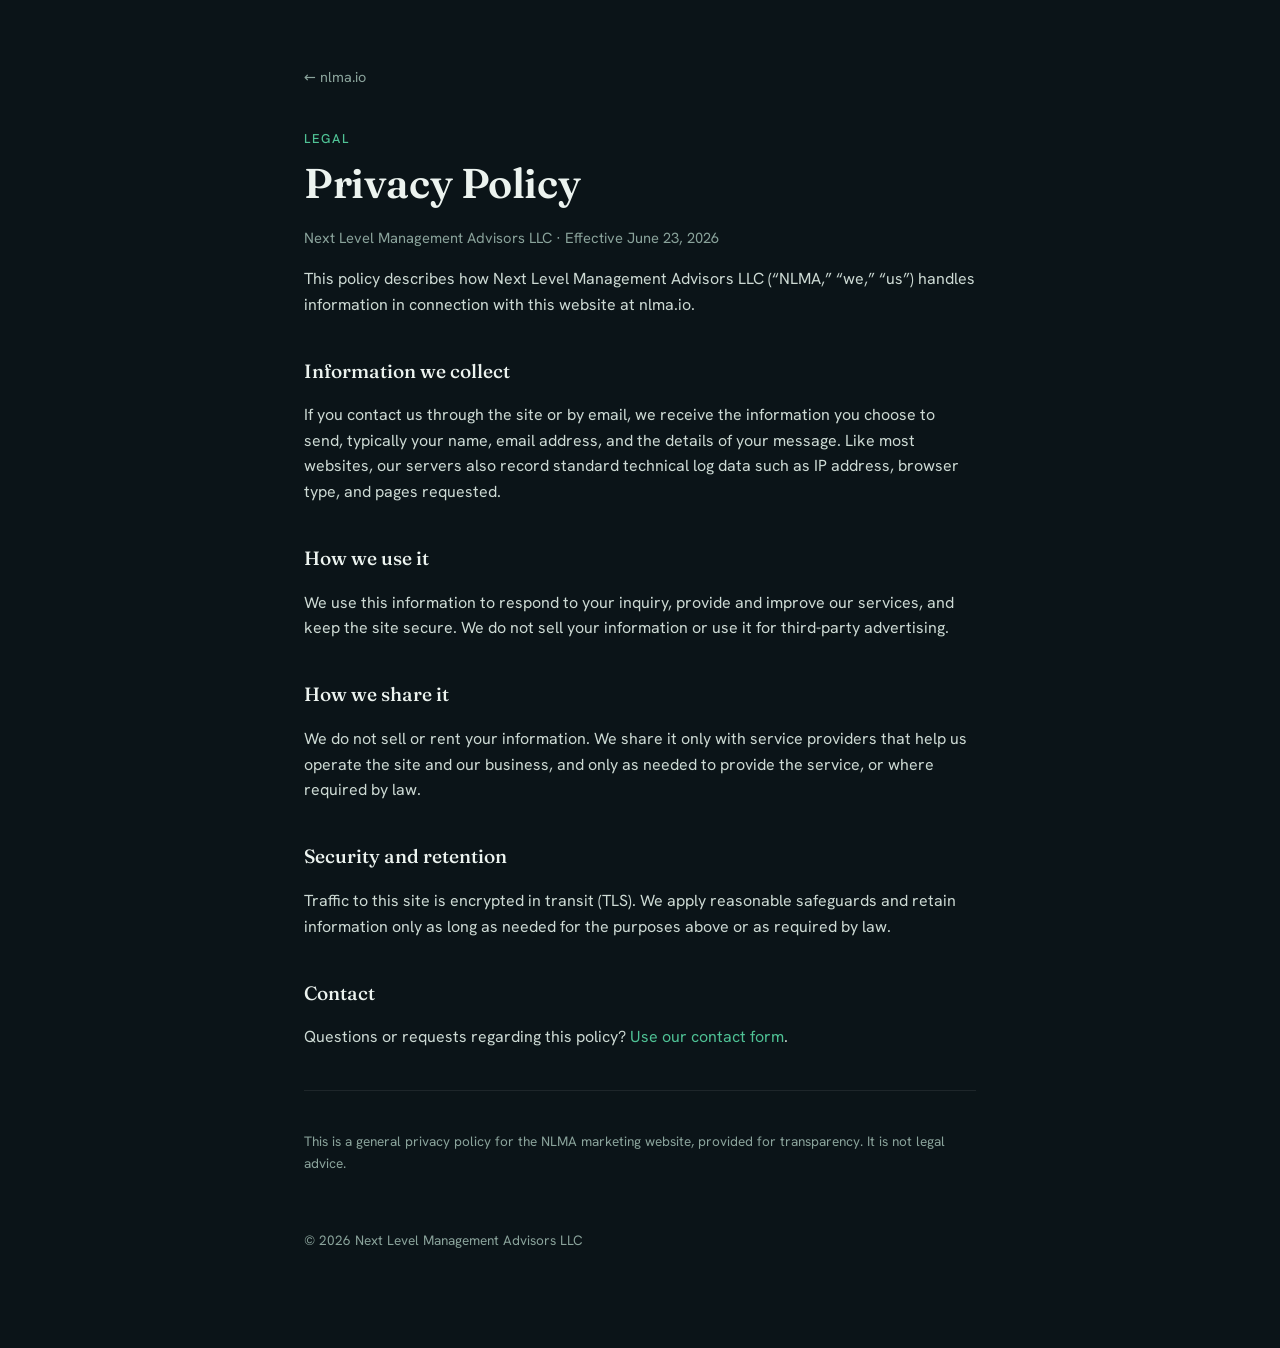
<file: privacy.html>
<!doctype html>
<html lang="en"><head>
<meta charset="utf-8">
<meta name="viewport" content="width=device-width,initial-scale=1">
<meta name="description" content="How NLMA collects, uses, and protects information submitted through nlma.io, including contact forms, consult scheduling, and website analytics." />
<meta property="og:title" content="Privacy Policy · NLMA" />
<meta property="og:description" content="How NLMA collects, uses, and protects information submitted through nlma.io, including contact forms, consult scheduling, and website analytics." />
<meta property="og:type" content="website" />
<meta property="og:url" content="https://nlma.io/privacy" />
<meta property="og:site_name" content="NLMA" />
<meta name="twitter:card" content="summary_large_image" />
<meta name="twitter:title" content="Privacy Policy · NLMA" />
<meta name="twitter:description" content="How NLMA collects, uses, and protects information submitted through nlma.io, including contact forms, consult scheduling, and website analytics." />
<meta name="twitter:image" content="https://nlma.io/og-image.jpg" />
<meta property="og:image" content="https://nlma.io/og-image.jpg" />
<meta property="og:image:width" content="1200" />
<meta property="og:image:height" content="630" />
<meta property="og:image:secure_url" content="https://nlma.io/og-image.jpg" />
<meta property="og:image:type" content="image/jpeg" />
<meta property="og:image:alt" content="NLMA - Systems that do the work" />
<title>Privacy Policy · NLMA</title>
<link rel="canonical" href="https://nlma.io/privacy" />
<link rel="preload" href="/fonts/fraunces-roman.woff2" as="font" type="font/woff2" crossorigin>
<link rel="preload" href="/fonts/hanken-grotesk.woff2" as="font" type="font/woff2" crossorigin>
<style>@font-face{font-family:'Fraunces';font-style:italic;font-weight:500 600;font-display:swap;src:url(/fonts/fraunces-italic.woff2) format('woff2');unicode-range:U+0000-00FF,U+0131,U+0152-0153,U+02BB-02BC,U+02C6,U+02DA,U+02DC,U+0304,U+0308,U+0329,U+2000-206F,U+20AC,U+2122,U+2191,U+2193,U+2212,U+2215,U+FEFF,U+FFFD;}@font-face{font-family:'Fraunces';font-style:normal;font-weight:400 700;font-display:swap;src:url(/fonts/fraunces-roman.woff2) format('woff2');unicode-range:U+0000-00FF,U+0131,U+0152-0153,U+02BB-02BC,U+02C6,U+02DA,U+02DC,U+0304,U+0308,U+0329,U+2000-206F,U+20AC,U+2122,U+2191,U+2193,U+2212,U+2215,U+FEFF,U+FFFD;}@font-face{font-family:'Hanken Grotesk';font-style:normal;font-weight:400 700;font-display:swap;src:url(/fonts/hanken-grotesk.woff2) format('woff2');unicode-range:U+0000-00FF,U+0131,U+0152-0153,U+02BB-02BC,U+02C6,U+02DA,U+02DC,U+0304,U+0308,U+0329,U+2000-206F,U+20AC,U+2122,U+2191,U+2193,U+2212,U+2215,U+FEFF,U+FFFD;}@font-face{font-family:'JetBrains Mono';font-style:normal;font-weight:400 700;font-display:swap;src:url(/fonts/jetbrains-mono.woff2) format('woff2');unicode-range:U+0000-00FF,U+0131,U+0152-0153,U+02BB-02BC,U+02C6,U+02DA,U+02DC,U+0304,U+0308,U+0329,U+2000-206F,U+20AC,U+2122,U+2191,U+2193,U+2212,U+2215,U+FEFF,U+FFFD;}</style>
<style>
:root{--ink:#0B1418;--paper:#ECF3EF;--muted:#8AA39B;--signal:#4FC295}
*{box-sizing:border-box}
body{margin:0;background:var(--ink);color:var(--paper);font-family:"Hanken Grotesk",system-ui,sans-serif;line-height:1.6;-webkit-font-smoothing:antialiased}
.wrap{max-width:720px;margin:0 auto;padding:64px 24px 96px}
a{color:var(--signal);text-decoration:none}a:hover{text-decoration:underline}
h1{font-family:"Fraunces",Georgia,serif;font-weight:600;font-size:clamp(2rem,5vw,2.6rem);margin:0 0 .25em;letter-spacing:-.01em}
h2{font-family:"Fraunces",Georgia,serif;font-weight:500;font-size:1.2rem;margin:2em 0 .4em}
.ey{font-size:.8rem;letter-spacing:.16em;text-transform:uppercase;color:var(--signal);font-weight:500}
.meta{color:var(--muted);font-size:.92rem;margin-top:.2em}
p{color:#cddad4}
.back{display:inline-block;margin-bottom:40px;font-size:.9rem;color:var(--muted)}
hr{border:0;border-top:1px solid rgba(255,255,255,.08);margin:40px 0}
.note{color:var(--muted);font-size:.85rem}
footer{margin-top:56px;color:var(--muted);font-size:.85rem}
</style><noscript><style>.reveal{opacity:1 !important;transform:none !important}[data-boot]{opacity:1 !important}</style></noscript>
<script type="application/ld+json">
{"@context":"https://schema.org","@type":"BreadcrumbList","itemListElement":[{"@type":"ListItem","position":1,"name":"Home","item":"https://nlma.io/"},{"@type":"ListItem","position":2,"name":"Privacy Policy","item":"https://nlma.io/privacy"}]}
</script>
</head>
<body><div class="wrap">
<a class="back" href="/">&larr; nlma.io</a>
<div class="ey">Legal</div>
<h1>Privacy Policy</h1>
<div class="meta">Next Level Management Advisors LLC &middot; Effective June 23, 2026</div>
<p>This policy describes how Next Level Management Advisors LLC (&ldquo;NLMA,&rdquo; &ldquo;we,&rdquo; &ldquo;us&rdquo;) handles information in connection with this website at nlma.io.</p>
<h2>Information we collect</h2>
<p>If you contact us through the site or by email, we receive the information you choose to send, typically your name, email address, and the details of your message. Like most websites, our servers also record standard technical log data such as IP address, browser type, and pages requested.</p>
<h2>How we use it</h2>
<p>We use this information to respond to your inquiry, provide and improve our services, and keep the site secure. We do not sell your information or use it for third-party advertising.</p>
<h2>How we share it</h2>
<p>We do not sell or rent your information. We share it only with service providers that help us operate the site and our business, and only as needed to provide the service, or where required by law.</p>
<h2>Security and retention</h2>
<p>Traffic to this site is encrypted in transit (TLS). We apply reasonable safeguards and retain information only as long as needed for the purposes above or as required by law.</p>
<h2>Contact</h2>
<p>Questions or requests regarding this policy? <a href="/#contact">Use our contact form</a>.</p>
<hr>
<p class="note">This is a general privacy policy for the NLMA marketing website, provided for transparency. It is not legal advice.</p>
<footer>&copy; 2026 Next Level Management Advisors LLC</footer>
</div></body></html>
</file>
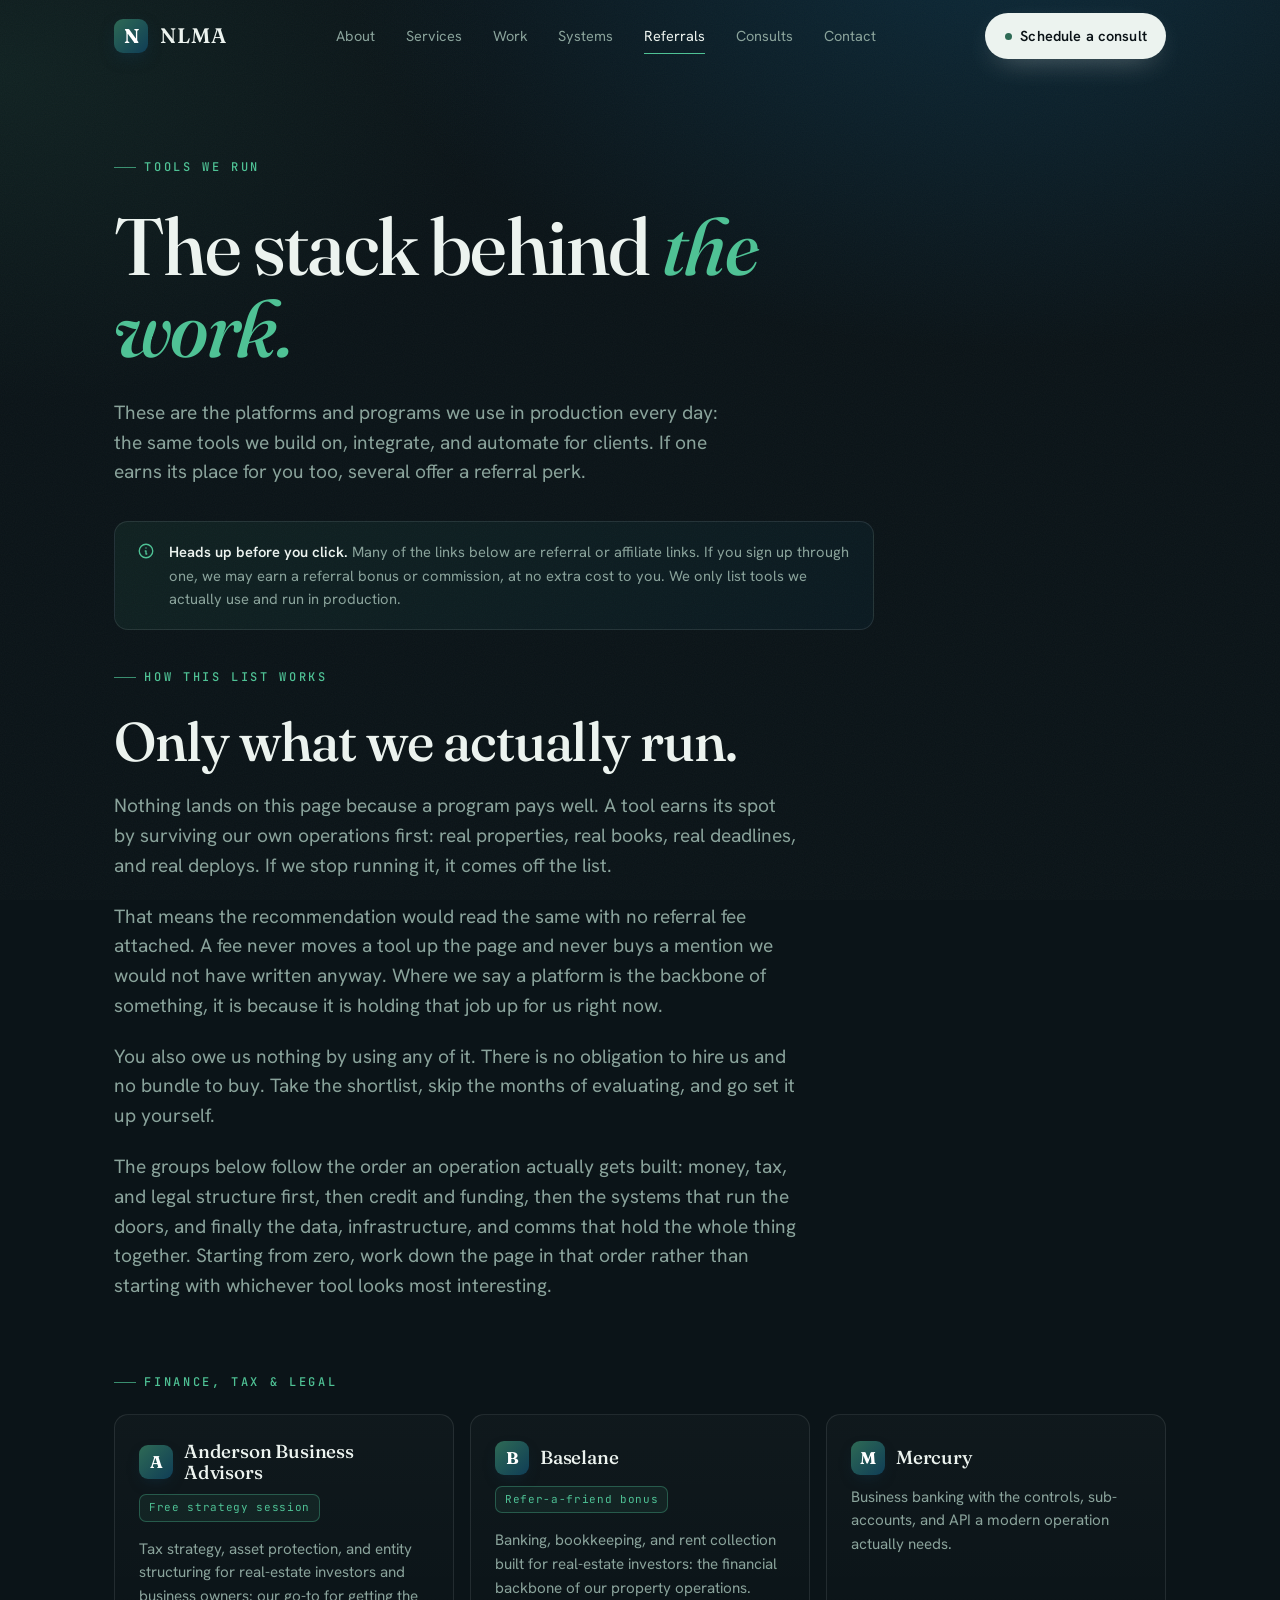
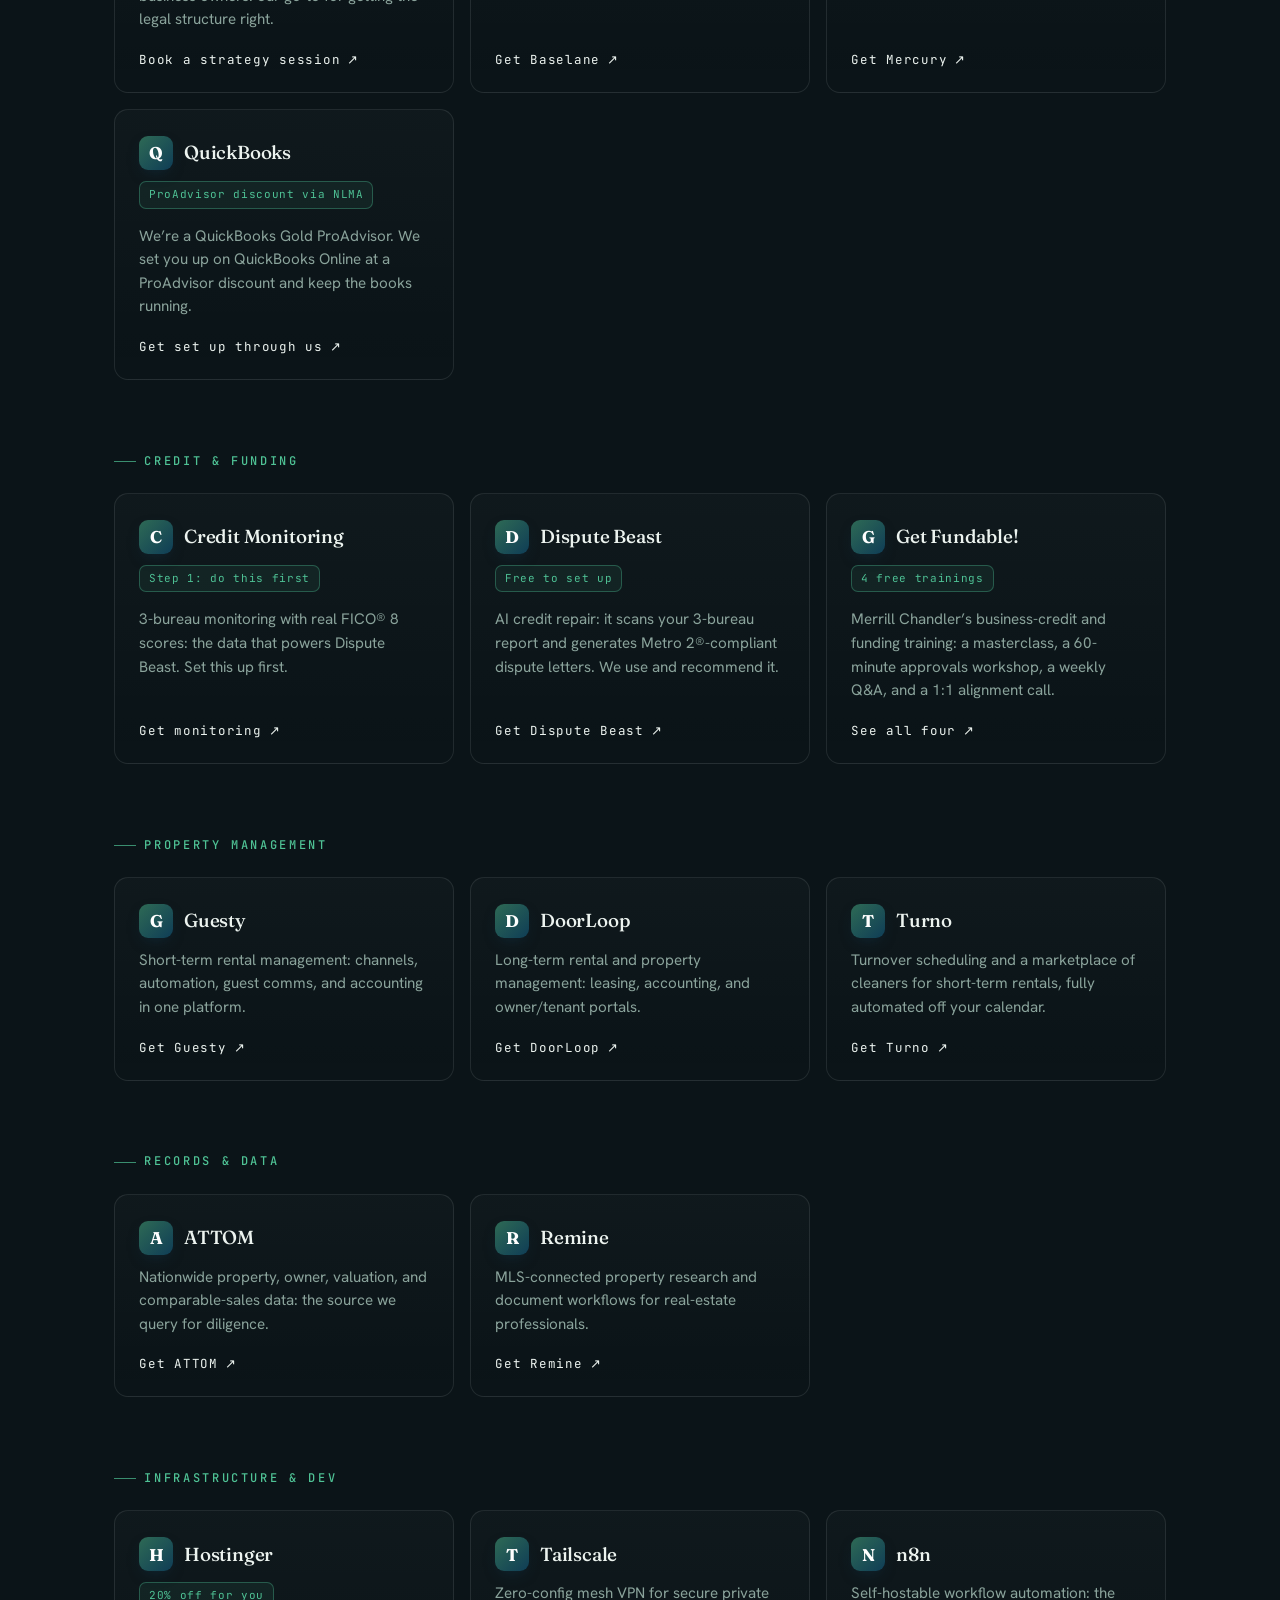
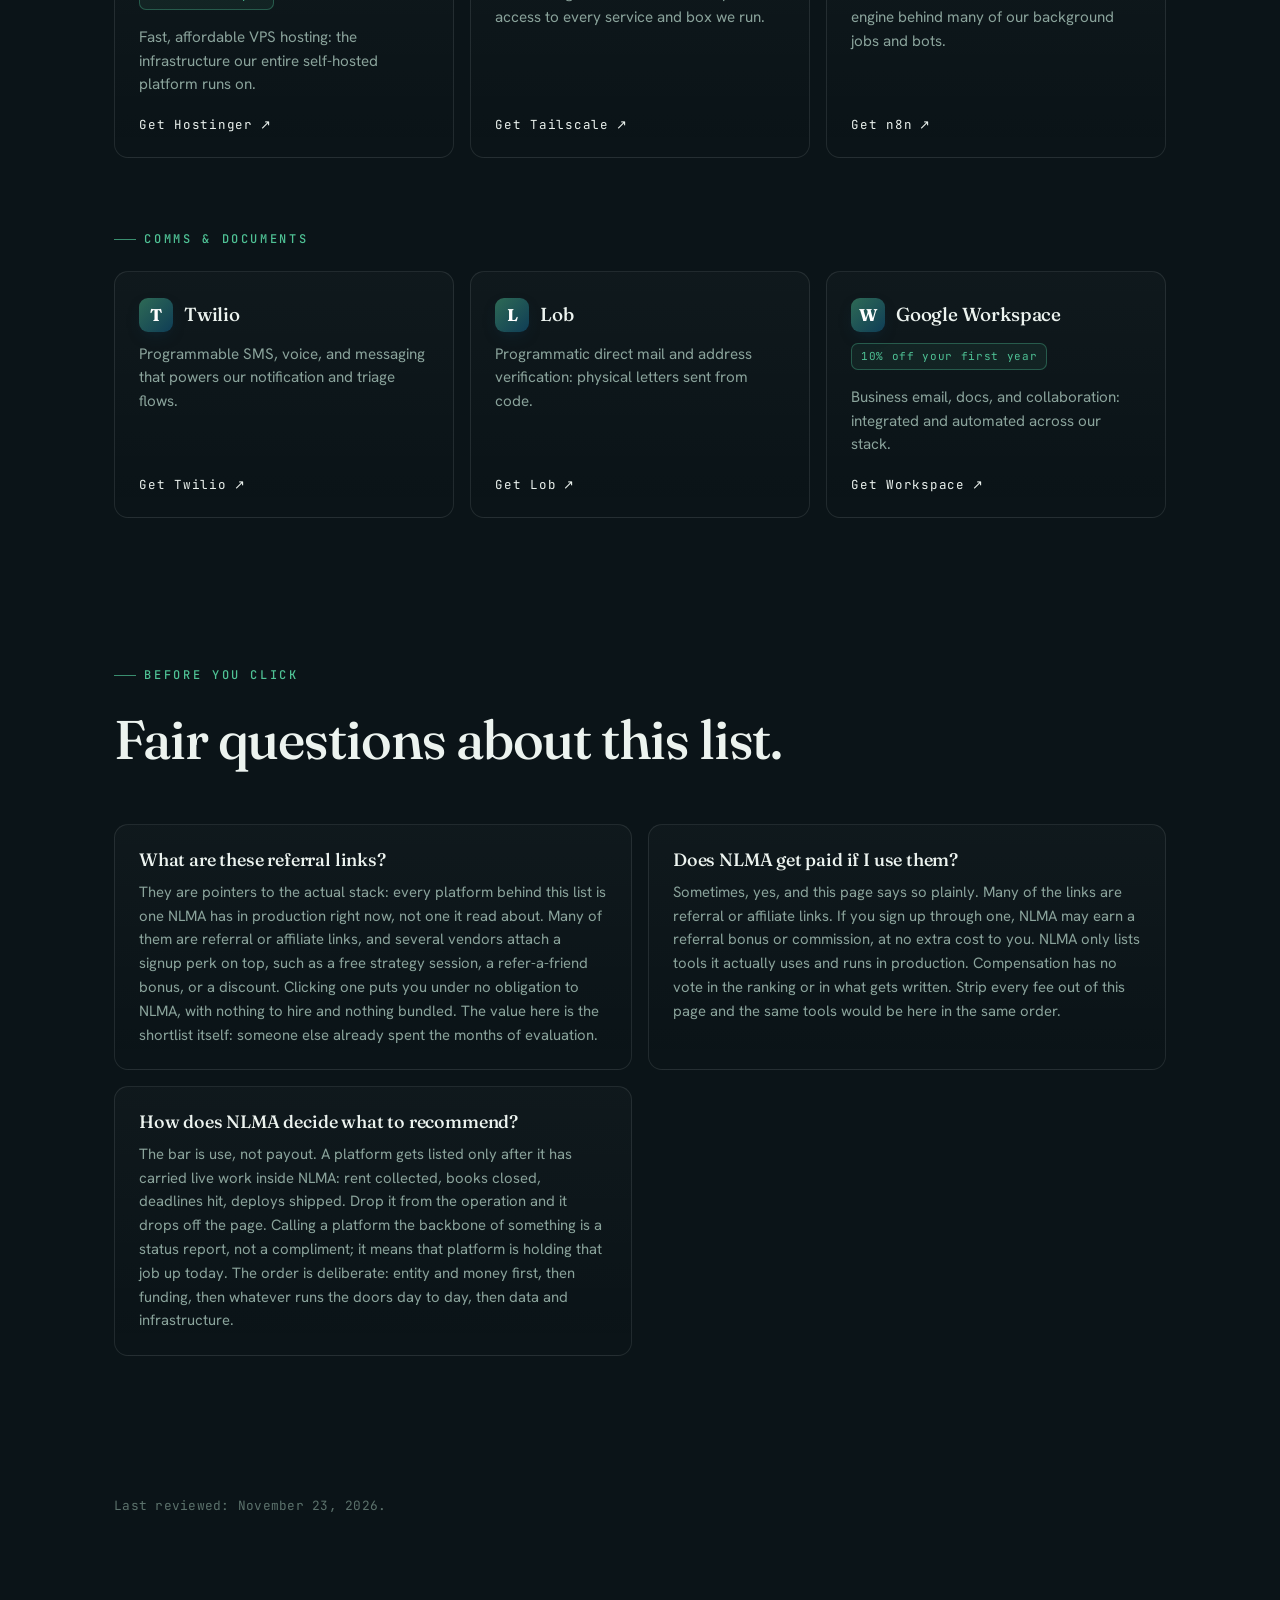
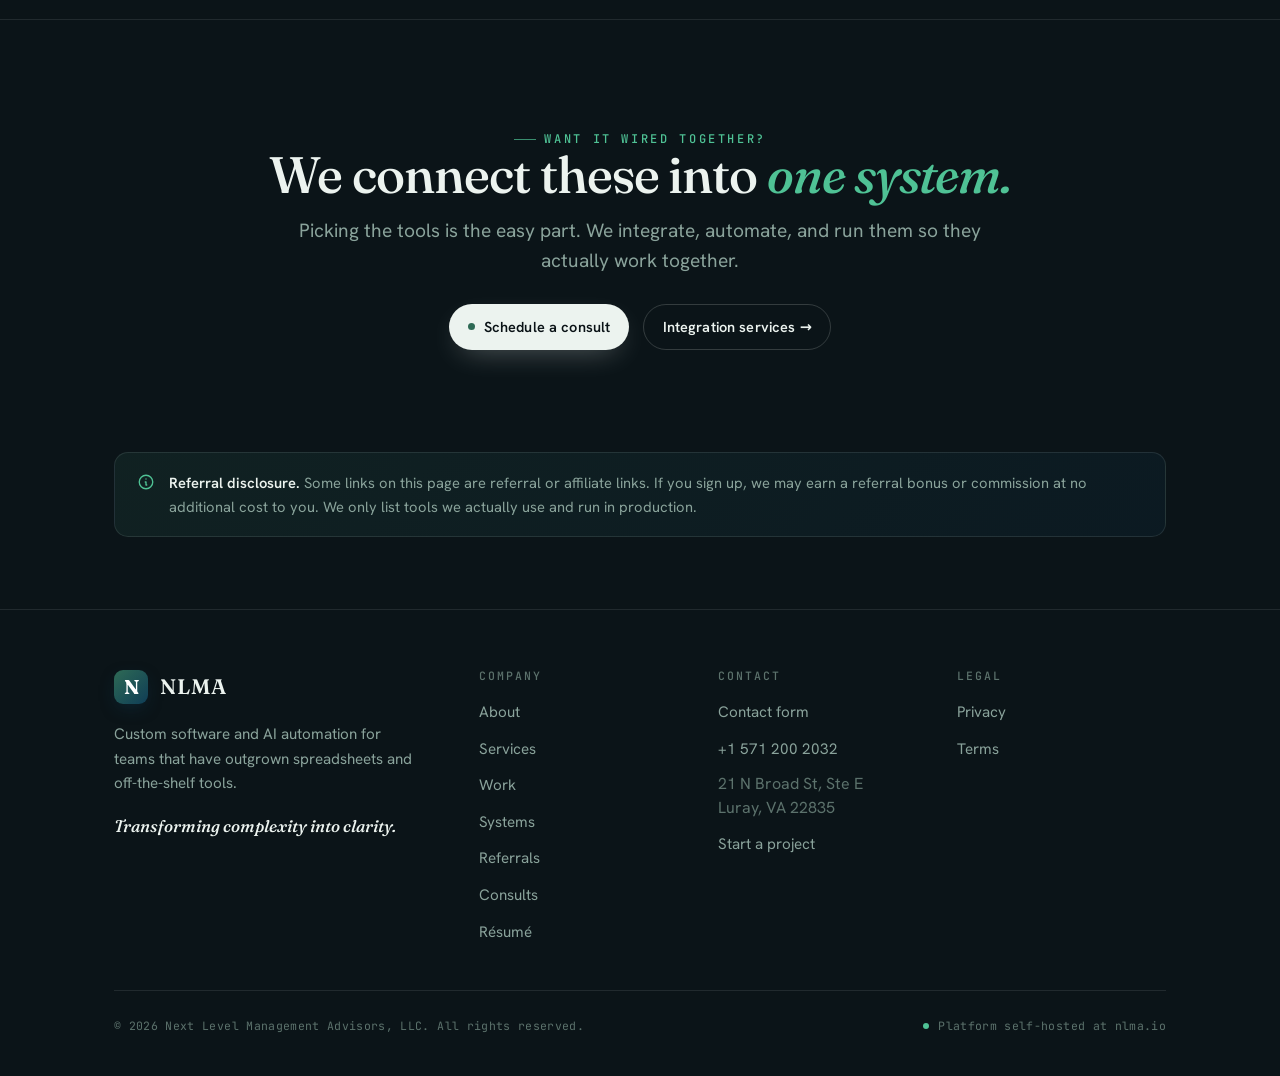
<file: referrals.html>
<!DOCTYPE html>
<html lang="en">
<head>
<meta charset="UTF-8" />
<meta name="viewport" content="width=device-width, initial-scale=1.0" />
<link rel="icon" href="/favicon.ico" sizes="any" />
<link rel="icon" href="/favicon.svg" type="image/svg+xml" />
<link rel="apple-touch-icon" href="/apple-touch-icon.png" />
<link rel="manifest" href="/site.webmanifest" />
<meta name="theme-color" content="#0B1418" />
<meta property="og:image" content="https://nlma.io/og-image.jpg" />
<meta property="og:image:width" content="1200" />
<meta property="og:image:height" content="630" />
<meta property="og:image:secure_url" content="https://nlma.io/og-image.jpg" />
<meta property="og:image:type" content="image/jpeg" />
<meta property="og:image:alt" content="NLMA - Systems that do the work" />
<meta name="twitter:card" content="summary_large_image" />
<meta name="twitter:title" content="Tools we run · NLMA" />
<meta name="twitter:description" content="The tools, platforms, and programs NLMA runs in production every day, with referral links and offers for the ones we actually recommend and use." />
<meta name="twitter:image" content="https://nlma.io/og-image.jpg" />
<title>Referrals · NLMA · Next Level Management Advisors</title>
<meta name="description" content="The tools, platforms, and programs NLMA runs in production every day, with referral links and offers for the ones we actually recommend and use." />
<link rel="canonical" href="https://nlma.io/referrals" />
<meta property="og:type" content="website" />
<meta property="og:site_name" content="NLMA" />
<meta property="og:title" content="Tools we run · NLMA" />
<meta property="og:description" content="The tools, platforms, and programs NLMA runs in production every day, with referral links and offers for the ones we actually recommend and use." />
<meta property="og:url" content="https://nlma.io/referrals" />
<link rel="preload" href="/fonts/fraunces-roman.woff2" as="font" type="font/woff2" crossorigin />
<link rel="preload" href="/fonts/hanken-grotesk.woff2" as="font" type="font/woff2" crossorigin />
<style>@font-face{font-family:'Fraunces';font-style:italic;font-weight:500 600;font-display:swap;src:url(/fonts/fraunces-italic.woff2) format('woff2');unicode-range:U+0000-00FF,U+0131,U+0152-0153,U+02BB-02BC,U+02C6,U+02DA,U+02DC,U+0304,U+0308,U+0329,U+2000-206F,U+20AC,U+2122,U+2191,U+2193,U+2212,U+2215,U+FEFF,U+FFFD;}@font-face{font-family:'Fraunces';font-style:normal;font-weight:400 700;font-display:swap;src:url(/fonts/fraunces-roman.woff2) format('woff2');unicode-range:U+0000-00FF,U+0131,U+0152-0153,U+02BB-02BC,U+02C6,U+02DA,U+02DC,U+0304,U+0308,U+0329,U+2000-206F,U+20AC,U+2122,U+2191,U+2193,U+2212,U+2215,U+FEFF,U+FFFD;}@font-face{font-family:'Hanken Grotesk';font-style:normal;font-weight:400 700;font-display:swap;src:url(/fonts/hanken-grotesk.woff2) format('woff2');unicode-range:U+0000-00FF,U+0131,U+0152-0153,U+02BB-02BC,U+02C6,U+02DA,U+02DC,U+0304,U+0308,U+0329,U+2000-206F,U+20AC,U+2122,U+2191,U+2193,U+2212,U+2215,U+FEFF,U+FFFD;}@font-face{font-family:'JetBrains Mono';font-style:normal;font-weight:400 700;font-display:swap;src:url(/fonts/jetbrains-mono.woff2) format('woff2');unicode-range:U+0000-00FF,U+0131,U+0152-0153,U+02BB-02BC,U+02C6,U+02DA,U+02DC,U+0304,U+0308,U+0329,U+2000-206F,U+20AC,U+2122,U+2191,U+2193,U+2212,U+2215,U+FEFF,U+FFFD;}</style>
<style>

/* ============================================================ TOKENS ============================================================ */
:root{
  --ink:#0B1418;--ink-2:#0E1E28;--ink-3:#10212c;
  --ocean:#0F3D56;--pine:#2E6A55;--signal:#4FC295;--signal-dim:#2E6A55;
  --paper:#ECF3EF;--muted:#8AA39B;--faint:#5C726C;
  --line:rgba(236,243,239,.10);--line-2:rgba(236,243,239,.18);
  --grad:linear-gradient(135deg,#2E6A55 0%,#0F3D56 100%);
  --grad-soft:linear-gradient(135deg,rgba(46,106,85,.16),rgba(15,61,86,.16));
  --maxw:1180px;--gutter:clamp(20px,5vw,72px);--r:14px;
  --f-display:"Fraunces",Georgia,"Times New Roman",serif;
  --f-body:"Hanken Grotesk",system-ui,-apple-system,Segoe UI,Roboto,sans-serif;
  --f-mono:"JetBrains Mono",ui-monospace,SFMono-Regular,Menlo,monospace;
  --ease:cubic-bezier(.22,.61,.36,1);
}
*,*::before,*::after{box-sizing:border-box}
html{-webkit-text-size-adjust:100%;scroll-behavior:smooth}
@media (prefers-reduced-motion:reduce){html{scroll-behavior:auto}}
body{margin:0;background:var(--ink);color:var(--paper);
  font-family:var(--f-body);font-size:clamp(16px,1.05vw,17px);line-height:1.6;
  font-weight:400;-webkit-font-smoothing:antialiased;text-rendering:optimizeLegibility;overflow-x:hidden;}
img,svg{display:block;max-width:100%}
a{color:inherit;text-decoration:none}
button{font:inherit;color:inherit;cursor:pointer}
::selection{background:rgba(79,194,149,.28);color:#fff}
body::before{content:"";position:fixed;inset:0;z-index:-2;pointer-events:none;
  background:radial-gradient(1100px 700px at 78% -8%,rgba(15,61,86,.55),transparent 60%),
    radial-gradient(900px 600px at 0% 8%,rgba(46,106,85,.16),transparent 55%),var(--ink);}
body::after{content:"";position:fixed;inset:0;z-index:-1;pointer-events:none;opacity:.035;
  background-image:url("data:image/svg+xml,%3Csvg xmlns='http://www.w3.org/2000/svg' width='140' height='140'%3E%3Cfilter id='n'%3E%3CfeTurbulence type='fractalNoise' baseFrequency='.9' numOctaves='2'/%3E%3C/filter%3E%3Crect width='100%25' height='100%25' filter='url(%23n)'/%3E%3C/svg%3E");}
.wrap{max-width:var(--maxw);margin-inline:auto;padding-inline:var(--gutter)}
.eyebrow{font-family:var(--f-mono);font-size:12px;font-weight:500;letter-spacing:.22em;
  text-transform:uppercase;color:var(--signal);display:inline-flex;align-items:center;gap:.7em;}
.eyebrow::before{content:"";width:22px;height:1px;background:var(--signal);opacity:.7}
h1,h2,h3{font-family:var(--f-display);font-weight:500;line-height:1.03;letter-spacing:-.02em;margin:0}
h2{font-size:clamp(2rem,4.6vw,3.4rem)}
h3{font-size:clamp(1.3rem,2vw,1.55rem);line-height:1.12;letter-spacing:-.01em}
.lede{color:var(--muted);font-size:clamp(1.05rem,1.5vw,1.22rem);line-height:1.55;max-width:62ch}
/* HEADER */
.site-head{position:fixed;top:0;left:0;right:0;z-index:60;
  transition:background .4s var(--ease),border-color .4s,backdrop-filter .4s;border-bottom:1px solid transparent;}
.site-head.scrolled{background:rgba(8,16,20,.72);backdrop-filter:blur(14px) saturate(140%);
  -webkit-backdrop-filter:blur(14px) saturate(140%);border-bottom-color:var(--line);}
.head-row{display:flex;align-items:center;justify-content:space-between;height:72px}
.brand{display:flex;align-items:center;gap:12px}
.brand .tile{width:34px;height:34px;border-radius:9px;background:var(--grad);
  display:grid;place-items:center;flex:none;box-shadow:0 6px 20px -8px rgba(15,61,86,.9)}
.brand .tile span{font-family:var(--f-display);font-weight:700;font-size:20px;color:#fff;line-height:1}
.brand .word{font-family:var(--f-display);font-weight:600;font-size:21px;letter-spacing:.04em}
.brand .word b{font-weight:600}
.nav{display:flex;align-items:center;gap:clamp(18px,2.4vw,36px)}
.nav a{font-size:14.5px;color:var(--muted);transition:color .25s;position:relative;padding:4px 0}
.nav a::after{content:"";position:absolute;left:0;bottom:-2px;height:1px;width:0;background:var(--signal);transition:width .3s var(--ease)}
.nav a:hover{color:var(--paper)}
.nav a:hover::after,.nav a[aria-current="page"]::after{width:100%}
.nav a[aria-current="page"]{color:var(--paper)}
.btn{display:inline-flex;align-items:center;gap:.6em;border-radius:999px;
  padding:.72em 1.25em;font-weight:600;font-size:14.5px;letter-spacing:.01em;
  border:1px solid transparent;transition:transform .25s var(--ease),box-shadow .3s,background .3s,border-color .3s;white-space:nowrap;}
.btn-primary{background:var(--paper);color:#0A1216;box-shadow:0 10px 30px -12px rgba(236,243,239,.4)}
.btn-primary .dot{width:7px;height:7px;border-radius:50%;background:var(--pine);transition:background .3s,box-shadow .3s}
.btn-primary:hover{transform:translateY(-2px)}
.btn-primary:hover .dot{background:var(--signal);box-shadow:0 0 0 4px rgba(79,194,149,.25)}
.btn-ghost{border-color:var(--line-2);color:var(--paper);background:transparent}
.btn-ghost:hover{border-color:var(--signal);background:rgba(79,194,149,.08);transform:translateY(-2px)}
.head-cta{display:flex;align-items:center;gap:14px}
.menu-toggle{display:none;width:42px;height:42px;border-radius:10px;border:1px solid var(--line-2);
  background:rgba(236,243,239,.03);align-items:center;justify-content:center}
.menu-toggle span,.menu-toggle span::before,.menu-toggle span::after{
  content:"";display:block;width:18px;height:1.5px;background:var(--paper);transition:.3s var(--ease)}
.menu-toggle span::before{transform:translateY(-6px)}
.menu-toggle span::after{transform:translateY(4.5px)}
body.menu-open .menu-toggle span{background:transparent}
body.menu-open .menu-toggle span::before{transform:rotate(45deg)}
body.menu-open .menu-toggle span::after{transform:rotate(-45deg) translateY(-1.5px)}
/* SECTION RHYTHM */
.section{padding-block:clamp(84px,11vw,140px);position:relative}
.section-head{max-width:760px;margin-bottom:clamp(36px,5vw,56px)}
.section-head h2{margin-top:.5em}
.section-head .lede{margin-top:1.1em}
/* CHIPS */
.chips{display:flex;flex-wrap:wrap;gap:7px;margin-top:14px}
.chip{font-family:var(--f-mono);font-size:12px;color:var(--muted);padding:5px 10px;border-radius:7px;
  border:1px solid var(--line);background:rgba(11,20,24,.4)}
/* FOOTER */
.foot{border-top:1px solid var(--line);padding-block:60px 40px}
.foot-top{display:grid;grid-template-columns:1.6fr 1fr 1fr 1fr;gap:30px;padding-bottom:46px;border-bottom:1px solid var(--line)}
.foot .blurb{color:var(--muted);font-size:.95rem;max-width:34ch;margin:18px 0 0}
.foot .tagline{font-family:var(--f-display);font-style:italic;color:var(--paper);font-size:1.05rem;margin-top:18px}
.foot h3{font-family:var(--f-mono);font-size:11.5px;letter-spacing:.18em;text-transform:uppercase;color:var(--faint);font-weight:500;margin:0 0 16px}
.foot ul{list-style:none;margin:0;padding:0;display:flex;flex-direction:column;gap:11px}
.foot ul a{color:var(--muted);font-size:.95rem;transition:color .25s}
.foot ul a:hover{color:var(--signal)}
.foot-bot{display:flex;align-items:center;justify-content:space-between;gap:20px;padding-top:26px;flex-wrap:wrap}
.foot-bot p{margin:0;font-family:var(--f-mono);font-size:11.5px;color:var(--faint);letter-spacing:.03em}
.foot-bot .sysline{display:inline-flex;align-items:center;gap:9px}
.foot-bot .sysline i{width:6px;height:6px;border-radius:50%;background:var(--signal);font-style:normal;animation:beat 2.4s var(--ease) infinite}
@keyframes beat{0%{box-shadow:0 0 0 0 rgba(79,194,149,.55)}70%{box-shadow:0 0 0 9px rgba(79,194,149,0)}100%{box-shadow:0 0 0 0 rgba(79,194,149,0)}}
/* REVEAL */
.reveal{opacity:0;transform:translateY(26px);transition:opacity .8s var(--ease),transform .8s var(--ease)}
.reveal.in{opacity:1;transform:none}
.reveal[data-d="1"]{transition-delay:.06s}.reveal[data-d="2"]{transition-delay:.12s}
.reveal[data-d="3"]{transition-delay:.18s}.reveal[data-d="4"]{transition-delay:.24s}
a:focus-visible,button:focus-visible{outline:2px solid var(--signal);outline-offset:3px;border-radius:6px}
@media (max-width:960px){
  .nav,.head-cta .btn{display:none}
  .menu-toggle{display:flex}
  .head-cta{gap:0}
  .mobile-nav{position:fixed;inset:72px 0 0;z-index:55;background:rgba(8,15,19,.97);
    backdrop-filter:blur(16px);-webkit-backdrop-filter:blur(16px);
    display:flex;flex-direction:column;gap:6px;padding:30px var(--gutter);
    transform:translateY(-12px);opacity:0;pointer-events:none;transition:opacity .35s var(--ease),transform .35s var(--ease)}
  body.menu-open .mobile-nav{opacity:1;transform:none;pointer-events:auto}
  .mobile-nav a{font-family:var(--f-display);font-size:1.7rem;color:var(--paper);padding:14px 0;border-bottom:1px solid var(--line)}
  .mobile-nav .btn{margin-top:22px;justify-content:center;font-size:16px;padding:1em}
  .mobile-nav .btn-primary{color:#0A1216}
  .foot-top{grid-template-columns:1fr 1fr}
  .foot .brandcol{grid-column:1 / -1}
}
@media (max-width:560px){.foot-top{grid-template-columns:1fr}}
.mobile-nav{display:none}
@media (max-width:960px){.mobile-nav{display:flex}}
@media (prefers-reduced-motion:reduce){.reveal{opacity:1;transform:none;transition:none}.foot-bot .sysline i{animation:none}}

/* ===== PAGE HERO ===== */
.page-hero{padding-top:150px;padding-bottom:30px}
.page-hero .eyebrow{margin-bottom:28px}
.page-hero h1{font-size:clamp(2.8rem,6.4vw,5rem);max-width:16ch}
.page-hero h1 .it{font-style:italic;color:var(--signal)}
.page-hero .lede{margin-top:28px;max-width:56ch}
/* disclosure */
.disclosure{border:1px solid var(--line);border-radius:var(--r);padding:18px 22px;margin-top:34px;max-width:760px;
  background:var(--grad-soft);display:flex;gap:14px;align-items:flex-start}
.disclosure svg{width:18px;height:18px;color:var(--signal);flex:none;margin-top:2px}
.disclosure p{margin:0;color:var(--muted);font-size:.92rem;line-height:1.6}
.disclosure-foot{padding-block:0 clamp(44px,6vw,72px)}
.disclosure-foot .disclosure{margin-top:0;max-width:none}
/* ===== CATEGORY GROUPS + VENDOR CARDS ===== */
.ref-group{margin-top:clamp(40px,6vw,64px)}
.ref-group[id],.ref[id]{scroll-margin-top:96px}
.ref-group > .eyebrow{margin-bottom:22px}
.ref-grid{display:grid;grid-template-columns:repeat(3,1fr);gap:16px}
.ref{position:relative;display:flex;flex-direction:column;border:1px solid var(--line);border-radius:var(--r);
  padding:26px 24px 22px;background:linear-gradient(180deg,rgba(236,243,239,.025),rgba(236,243,239,0));
  overflow:hidden;transition:transform .4s var(--ease),border-color .4s,background .4s;color:inherit}
.ref::before{content:"";position:absolute;inset:-40% 50% 55% -40%;
  background:radial-gradient(circle,rgba(79,194,149,.16),transparent 70%);opacity:0;transition:opacity .5s var(--ease)}
.ref:hover{transform:translateY(-4px);border-color:var(--line-2);background:linear-gradient(180deg,rgba(236,243,239,.045),rgba(236,243,239,0))}
.ref:hover::before{opacity:1}
.ref-name{display:flex;align-items:center;gap:11px;margin-bottom:11px}
.ref-mono{width:34px;height:34px;border-radius:9px;background:var(--grad);flex:none;display:grid;place-items:center;
  font-family:var(--f-display);font-weight:700;font-size:17px;color:#fff;box-shadow:0 6px 18px -9px rgba(15,61,86,.9)}
.ref h3{font-size:1.18rem}
.ref p{color:var(--muted);font-size:.95rem;line-height:1.55;margin:0 0 18px;flex:1}
.ref .perk{align-self:flex-start;font-family:var(--f-mono);font-size:11px;letter-spacing:.06em;color:var(--signal);
  border:1px solid rgba(79,194,149,.35);background:rgba(79,194,149,.08);border-radius:7px;padding:4px 9px;margin:0 0 16px}
.ref .go{font-family:var(--f-mono);font-size:12.5px;letter-spacing:.06em;color:var(--paper);
  display:inline-flex;align-items:center;gap:7px;transition:gap .3s var(--ease),color .3s}
.ref .go .arw{transition:transform .3s var(--ease)}
.ref:hover .go{color:var(--signal)}
.ref:hover .go .arw{transform:translate(3px,-3px)}
/* ===== CTA ===== */
.cta-strip{text-align:center;padding-block:clamp(60px,8vw,110px);border-top:1px solid var(--line);margin-top:clamp(60px,8vw,110px)}
.cta-strip h2{font-size:clamp(2rem,4.2vw,3.2rem);margin-bottom:14px}
.cta-strip h2 .it{font-style:italic;color:var(--signal)}
.cta-strip .lede{margin:0 auto 28px}
.cta-strip .btns{display:flex;justify-content:center;gap:14px;flex-wrap:wrap}
@media(max-width:880px){.ref-grid{grid-template-columns:repeat(2,1fr)}}
@media(max-width:560px){.ref-grid{grid-template-columns:1fr}}

/* ===== Q&A ===== */
.qa{display:grid;grid-template-columns:repeat(2,1fr);gap:16px}
.qa-item{border:1px solid var(--line);border-radius:var(--r);padding:24px 24px 22px;
  background:linear-gradient(180deg,rgba(236,243,239,.022),rgba(236,243,239,0))}
.qa-item h3{font-family:var(--f-display);font-size:1.12rem;color:var(--paper);margin:0 0 9px;line-height:1.25}
.qa-item p{color:var(--muted);font-size:.93rem;line-height:1.6;margin:0}
.qa-item a{color:var(--signal);text-decoration:none;border-bottom:1px solid rgba(122,194,161,.28)}
.qa-item a:hover{border-bottom-color:var(--signal)}
@media(max-width:900px){.qa{grid-template-columns:1fr}}
.reviewed-stamp{margin:0 0 8px;color:var(--faint);font-size:.8rem;font-family:var(--f-mono);letter-spacing:.02em}
</style>
<noscript><style>.reveal{opacity:1 !important;transform:none !important}[data-boot]{opacity:1 !important}</style></noscript>
<script type="application/ld+json">
{"@context":"https://schema.org","@type":"BreadcrumbList","itemListElement":[{"@type":"ListItem","position":1,"name":"Home","item":"https://nlma.io/"},{"@type":"ListItem","position":2,"name":"Referrals","item":"https://nlma.io/referrals"}]}
</script>
</head>
<body>

<header class="site-head" id="head">
  <div class="wrap head-row">
    <a class="brand" href="/" aria-label="NLMA home">
      <span class="tile"><span>N</span></span>
      <span class="word"><b>NLMA</b></span>
    </a>
    <nav class="nav" aria-label="Primary">
      <a href="/about">About</a>
      <a href="/services">Services</a>
      <a href="/portfolio">Work</a>
      <a href="/#systems">Systems</a>
      <a href="/referrals" aria-current="page">Referrals</a>
      <a href="/consults">Consults</a>
      <a href="/contact">Contact</a>
    </nav>
    <div class="head-cta">
      <a class="btn btn-primary" href="/consults"><span class="dot"></span>Schedule a consult</a>
      <button class="menu-toggle" id="menuToggle" aria-label="Open menu" aria-expanded="false"><span></span></button>
    </div>
  </div>
</header>

<nav class="mobile-nav" id="mobileNav" aria-label="Mobile">
  <a href="/about">About</a>
  <a href="/services">Services</a>
  <a href="/portfolio">Work</a>
  <a href="/#systems">Systems</a>
  <a href="/referrals">Referrals</a>
  <a href="/consults">Consults</a>
  <a href="/contact">Contact</a>
  <a class="btn btn-primary" href="/consults"><span class="dot"></span>Schedule a consult</a>
</nav>

<main>

<!-- PAGE HERO -->
<section class="page-hero section">
  <div class="wrap">
    <span class="eyebrow">Tools we run</span>
    <h1>The stack behind <span class="it">the work.</span></h1>
    <p class="lede">These are the platforms and programs we use in production every day: the same tools we build on, integrate, and automate for clients. If one earns its place for you too, several offer a referral perk.</p>
    <div class="disclosure">
      <svg viewBox="0 0 24 24" fill="none" stroke="currentColor" stroke-width="1.8" stroke-linecap="round" stroke-linejoin="round" aria-hidden="true"><circle cx="12" cy="12" r="9"/><path d="M12 8h.01M11 12h1v4h1"/></svg>
      <p><strong style="color:var(--paper);font-weight:600">Heads up before you click.</strong> Many of the links below are referral or affiliate links. If you sign up through one, we may earn a referral bonus or commission, at no extra cost to you. We only list tools we actually use and run in production.</p>
    </div>
  </div>
</section>

<!-- VENDOR GROUPS -->
<!-- NOTE: hrefs currently point to vendor homepages as working placeholders.
     Swap each href for the real NLMA referral/affiliate URL, and add a <span class="perk">…</span> where there's a signup offer. -->
<section class="section" style="padding-top:0">
  <div class="wrap">

    <div class="section-head reveal">
      <span class="eyebrow">How this list works</span>
      <h2>Only what we actually run.</h2>
      <p class="lede">Nothing lands on this page because a program pays well. A tool earns its spot by surviving our own operations first: real properties, real books, real deadlines, and real deploys. If we stop running it, it comes off the list.</p>
      <p class="lede">That means the recommendation would read the same with no referral fee attached. A fee never moves a tool up the page and never buys a mention we would not have written anyway. Where we say a platform is the backbone of something, it is because it is holding that job up for us right now.</p>
      <p class="lede">You also owe us nothing by using any of it. There is no obligation to hire us and no bundle to buy. Take the shortlist, skip the months of evaluating, and go set it up yourself.</p>
      <p class="lede">The groups below follow the order an operation actually gets built: money, tax, and legal structure first, then credit and funding, then the systems that run the doors, and finally the data, infrastructure, and comms that hold the whole thing together. Starting from zero, work down the page in that order rather than starting with whichever tool looks most interesting.</p>
    </div>

    <div class="ref-group reveal">
      <span class="eyebrow">Finance, tax &amp; legal</span>
      <div class="ref-grid">
        <a class="ref" href="https://andersonadvisors.com/ss/?utm_medium=affiliate&amp;mls=Affiliate&amp;utm_content=strategy-session&amp;utm_campaign=Website-Consult-Form&amp;utm_source=Forrest%20Surprenant%20-%20Josh%20Terry&amp;ocs=7016f000001aEuYAAU&amp;utm_term=client-referral&amp;advisor=Josh%20Terry&amp;aff_id=cdzjhccv" target="_blank" rel="sponsored nofollow noopener">
          <div class="ref-name"><span class="ref-mono">A</span><h3>Anderson Business Advisors</h3></div>
          <span class="perk">Free strategy session</span>
          <p>Tax strategy, asset protection, and entity structuring for real-estate investors and business owners: our go-to for getting the legal structure right.</p>
          <span class="go">Book a strategy session <span class="arw">↗</span></span>
        </a>
        <a class="ref" href="https://invite.baselane.com/Forrest-Surprenant92336" target="_blank" rel="sponsored nofollow noopener">
          <div class="ref-name"><span class="ref-mono">B</span><h3>Baselane</h3></div>
          <span class="perk">Refer-a-friend bonus</span>
          <p>Banking, bookkeeping, and rent collection built for real-estate investors: the financial backbone of our property operations.</p>
          <span class="go">Get Baselane <span class="arw">↗</span></span>
        </a>
        <a class="ref" href="https://mercury.com" target="_blank" rel="sponsored nofollow noopener">
          <div class="ref-name"><span class="ref-mono">M</span><h3>Mercury</h3></div>
          <p>Business banking with the controls, sub-accounts, and API a modern operation actually needs.</p>
          <span class="go">Get Mercury <span class="arw">↗</span></span>
        </a>
        <a class="ref" href="/contact" rel="noopener">
          <div class="ref-name"><span class="ref-mono">Q</span><h3>QuickBooks</h3></div>
          <span class="perk">ProAdvisor discount via NLMA</span>
          <p>We’re a QuickBooks Gold ProAdvisor. We set you up on QuickBooks Online at a ProAdvisor discount and keep the books running.</p>
          <span class="go">Get set up through us <span class="arw">↗</span></span>
        </a>
      </div>
    </div>

    <div class="ref-group reveal" id="funding">
      <span class="eyebrow">Credit &amp; funding</span>
      <div class="ref-grid">
        <a class="ref" href="https://procreditwatch.com/redirect.asp?guid=12YNNNC6E14L" target="_blank" rel="sponsored nofollow noopener">
          <div class="ref-name"><span class="ref-mono">C</span><h3>Credit Monitoring</h3></div>
          <span class="perk">Step 1: do this first</span>
          <p>3-bureau monitoring with real FICO® 8 scores: the data that powers Dispute Beast. Set this up first.</p>
          <span class="go">Get monitoring <span class="arw">↗</span></span>
        </a>
        <a class="ref" href="https://app.disputebeast.com/join/Forrest-Surprenant-444" target="_blank" rel="sponsored nofollow noopener">
          <div class="ref-name"><span class="ref-mono">D</span><h3>Dispute Beast</h3></div>
          <span class="perk">Free to set up</span>
          <p>AI credit repair: it scans your 3-bureau report and generates Metro 2®-compliant dispute letters. We use and recommend it.</p>
          <span class="go">Get Dispute Beast <span class="arw">↗</span></span>
        </a>
        <a class="ref" href="/referrals/get-fundable" rel="noopener">
          <div class="ref-name"><span class="ref-mono">G</span><h3>Get Fundable!</h3></div>
          <span class="perk">4 free trainings</span>
          <p>Merrill Chandler&rsquo;s business-credit and funding training: a masterclass, a 60-minute approvals workshop, a weekly Q&amp;A, and a 1:1 alignment call.</p>
          <span class="go">See all four <span class="arw">&#8599;</span></span>
        </a>
      </div>
    </div>

    <div class="ref-group reveal">
      <span class="eyebrow">Property management</span>
      <div class="ref-grid">
        <a class="ref" href="https://www.guesty.com" target="_blank" rel="sponsored nofollow noopener">
          <div class="ref-name"><span class="ref-mono">G</span><h3>Guesty</h3></div>
          <p>Short-term rental management: channels, automation, guest comms, and accounting in one platform.</p>
          <span class="go">Get Guesty <span class="arw">↗</span></span>
        </a>
        <a class="ref" href="https://www.doorloop.com" target="_blank" rel="sponsored nofollow noopener">
          <div class="ref-name"><span class="ref-mono">D</span><h3>DoorLoop</h3></div>
          <p>Long-term rental and property management: leasing, accounting, and owner/tenant portals.</p>
          <span class="go">Get DoorLoop <span class="arw">↗</span></span>
        </a>
        <a class="ref" href="https://turno.com" target="_blank" rel="sponsored nofollow noopener">
          <div class="ref-name"><span class="ref-mono">T</span><h3>Turno</h3></div>
          <p>Turnover scheduling and a marketplace of cleaners for short-term rentals, fully automated off your calendar.</p>
          <span class="go">Get Turno <span class="arw">↗</span></span>
        </a>
      </div>
    </div>

    <div class="ref-group reveal">
      <span class="eyebrow">Records &amp; data</span>
      <div class="ref-grid">
        <a class="ref" href="https://www.attomdata.com" target="_blank" rel="sponsored nofollow noopener">
          <div class="ref-name"><span class="ref-mono">A</span><h3>ATTOM</h3></div>
          <p>Nationwide property, owner, valuation, and comparable-sales data: the source we query for diligence.</p>
          <span class="go">Get ATTOM <span class="arw">↗</span></span>
        </a>
        <a class="ref" href="https://remine.com" target="_blank" rel="sponsored nofollow noopener">
          <div class="ref-name"><span class="ref-mono">R</span><h3>Remine</h3></div>
          <p>MLS-connected property research and document workflows for real-estate professionals.</p>
          <span class="go">Get Remine <span class="arw">↗</span></span>
        </a>
      </div>
    </div>

    <div class="ref-group reveal">
      <span class="eyebrow">Infrastructure &amp; dev</span>
      <div class="ref-grid">
        <a class="ref" href="https://www.hostinger.com?REFERRALCODE=FORREST" target="_blank" rel="sponsored nofollow noopener">
          <div class="ref-name"><span class="ref-mono">H</span><h3>Hostinger</h3></div>
          <span class="perk">20% off for you</span>
          <p>Fast, affordable VPS hosting: the infrastructure our entire self-hosted platform runs on.</p>
          <span class="go">Get Hostinger <span class="arw">↗</span></span>
        </a>
        <a class="ref" href="https://tailscale.com" target="_blank" rel="sponsored nofollow noopener">
          <div class="ref-name"><span class="ref-mono">T</span><h3>Tailscale</h3></div>
          <p>Zero-config mesh VPN for secure private access to every service and box we run.</p>
          <span class="go">Get Tailscale <span class="arw">↗</span></span>
        </a>
        <a class="ref" href="https://n8n.io" target="_blank" rel="sponsored nofollow noopener">
          <div class="ref-name"><span class="ref-mono">N</span><h3>n8n</h3></div>
          <p>Self-hostable workflow automation: the engine behind many of our background jobs and bots.</p>
          <span class="go">Get n8n <span class="arw">↗</span></span>
        </a>
      </div>
    </div>

    <div class="ref-group reveal">
      <span class="eyebrow">Comms &amp; documents</span>
      <div class="ref-grid">
        <a class="ref" href="https://www.twilio.com" target="_blank" rel="sponsored nofollow noopener">
          <div class="ref-name"><span class="ref-mono">T</span><h3>Twilio</h3></div>
          <p>Programmable SMS, voice, and messaging that powers our notification and triage flows.</p>
          <span class="go">Get Twilio <span class="arw">↗</span></span>
        </a>
        <a class="ref" href="https://www.lob.com" target="_blank" rel="sponsored nofollow noopener">
          <div class="ref-name"><span class="ref-mono">L</span><h3>Lob</h3></div>
          <p>Programmatic direct mail and address verification: physical letters sent from code.</p>
          <span class="go">Get Lob <span class="arw">↗</span></span>
        </a>
        <a class="ref" href="https://sharegoogleworkspace.advocate.impact.com/mzZGVom" target="_blank" rel="sponsored nofollow noopener">
          <div class="ref-name"><span class="ref-mono">W</span><h3>Google Workspace</h3></div>
          <span class="perk">10% off your first year</span>
          <p>Business email, docs, and collaboration: integrated and automated across our stack.</p>
          <span class="go">Get Workspace <span class="arw">↗</span></span>
        </a>
      </div>
    </div>

  </div>
</section>

<!-- QUESTIONS -->
<section class="section" style="padding-top:0">
  <div class="wrap">
    <div class="section-head reveal">
      <span class="eyebrow">Before you click</span>
      <h2>Fair questions about this list.</h2>
    </div>
    <div class="qa">
      <div class="qa-item reveal">
        <h3>What are these referral links?</h3>
        <p>They are pointers to the actual stack: every platform behind this list is one NLMA has in production right now, not one it read about. Many of them are referral or affiliate links, and several vendors attach a signup perk on top, such as a free strategy session, a refer-a-friend bonus, or a discount. Clicking one puts you under no obligation to NLMA, with nothing to hire and nothing bundled. The value here is the shortlist itself: someone else already spent the months of evaluation.</p>
      </div>
      <div class="qa-item reveal" data-d="1">
        <h3>Does NLMA get paid if I use them?</h3>
        <p>Sometimes, yes, and this page says so plainly. Many of the links are referral or affiliate links. If you sign up through one, NLMA may earn a referral bonus or commission, at no extra cost to you. NLMA only lists tools it actually uses and runs in production. Compensation has no vote in the ranking or in what gets written. Strip every fee out of this page and the same tools would be here in the same order.</p>
      </div>
      <div class="qa-item reveal" data-d="2">
        <h3>How does NLMA decide what to recommend?</h3>
        <p>The bar is use, not payout. A platform gets listed only after it has carried live work inside NLMA: rent collected, books closed, deadlines hit, deploys shipped. Drop it from the operation and it drops off the page. Calling a platform the backbone of something is a status report, not a compliment; it means that platform is holding that job up today. The order is deliberate: entity and money first, then funding, then whatever runs the doors day to day, then data and infrastructure.</p>
      </div>
    </div>
  </div>
</section>

<div class="wrap"><p class="reviewed-stamp">Last reviewed: <time datetime="2026-11-23">November 23, 2026</time>.</p></div>

<!-- CTA -->
<section class="cta-strip">
  <div class="wrap">
    <span class="eyebrow">Want it wired together?</span>
    <h2>We connect these into <span class="it">one system.</span></h2>
    <p class="lede">Picking the tools is the easy part. We integrate, automate, and run them so they actually work together.</p>
    <div class="btns">
      <a class="btn btn-primary" href="/consults"><span class="dot"></span>Schedule a consult</a>
      <a class="btn btn-ghost" href="/services">Integration services &rarr;</a>
    </div>
  </div>
</section>

<!-- DISCLOSURE -->
<section class="disclosure-foot">
  <div class="wrap">
      <div class="disclosure">
        <svg viewBox="0 0 24 24" fill="none" stroke="currentColor" stroke-width="1.8" stroke-linecap="round" stroke-linejoin="round"><circle cx="12" cy="12" r="9"/><path d="M12 8h.01M11 12h1v4h1"/></svg>
        <p><strong style="color:var(--paper);font-weight:600">Referral disclosure.</strong> Some links on this page are referral or affiliate links. If you sign up, we may earn a referral bonus or commission at no additional cost to you. We only list tools we actually use and run in production.</p>
      </div>
  </div>
</section>

</main>

<footer class="foot">
  <div class="wrap">
    <div class="foot-top">
      <div class="brandcol">
        <a class="brand" href="/" aria-label="NLMA home">
          <span class="tile"><span>N</span></span>
          <span class="word"><b>NLMA</b></span>
        </a>
        <p class="blurb">Custom software and AI automation for teams that have outgrown spreadsheets and off-the-shelf tools.</p>
        <p class="tagline">Transforming complexity into clarity.</p>
      </div>
      <div>
        <h3>Company</h3>
        <ul>
          <li><a href="/about">About</a></li>
          <li><a href="/services">Services</a></li>
          <li><a href="/portfolio">Work</a></li>
          <li><a href="/#systems">Systems</a></li>
          <li><a href="/referrals">Referrals</a></li>
          <li><a href="/consults">Consults</a></li>
          <li><a href="/resume">Résumé</a></li>
        </ul>
      </div>
      <div>
        <h3>Contact</h3>
        <ul>
          <li><a href="/#contact">Contact form</a></li>
          <li><a href="tel:+15712002032">+1 571 200 2032</a></li>
          <li style="color:var(--faint);line-height:1.5">21 N Broad St, Ste E<br>Luray, VA 22835</li>
          <li><a href="/consults">Start a project</a></li>
        </ul>
      </div>
      <div>
        <h3>Legal</h3>
        <ul>
          <li><a href="/privacy">Privacy</a></li>
          <li><a href="/terms">Terms</a></li>
        </ul>
      </div>
    </div>
    <div class="foot-bot">
      <p>&copy; 2026 Next Level Management Advisors, LLC. All rights reserved.</p>
      <p class="sysline"><i></i>Platform self-hosted at nlma.io</p>
    </div>
  </div>
</footer>
<script>
(function(){
  var head=document.getElementById('head');
  var onScroll=function(){ head.classList.toggle('scrolled', window.scrollY>24); };
  onScroll(); window.addEventListener('scroll',onScroll,{passive:true});
  var t=document.getElementById('menuToggle');
  var close=function(){document.body.classList.remove('menu-open');t.setAttribute('aria-expanded','false');};
  t.addEventListener('click',function(){
    var open=document.body.classList.toggle('menu-open');
    t.setAttribute('aria-expanded',open?'true':'false');
  });
  document.querySelectorAll('#mobileNav a').forEach(function(a){a.addEventListener('click',close);});
})();
(function(){
  var reduce=window.matchMedia('(prefers-reduced-motion:reduce)').matches;
  var els=document.querySelectorAll('.reveal');
  if(reduce){els.forEach(function(e){e.classList.add('in');});}
  else if('IntersectionObserver' in window){
    var io=new IntersectionObserver(function(en){
      en.forEach(function(x){ if(x.isIntersecting){x.target.classList.add('in');io.unobserve(x.target);} });
    },{threshold:.12,rootMargin:'0px 0px -8% 0px'});
    els.forEach(function(e){io.observe(e);});
  } else { els.forEach(function(e){e.classList.add('in');}); }
})();
</script>
</body>
</html>
</file>
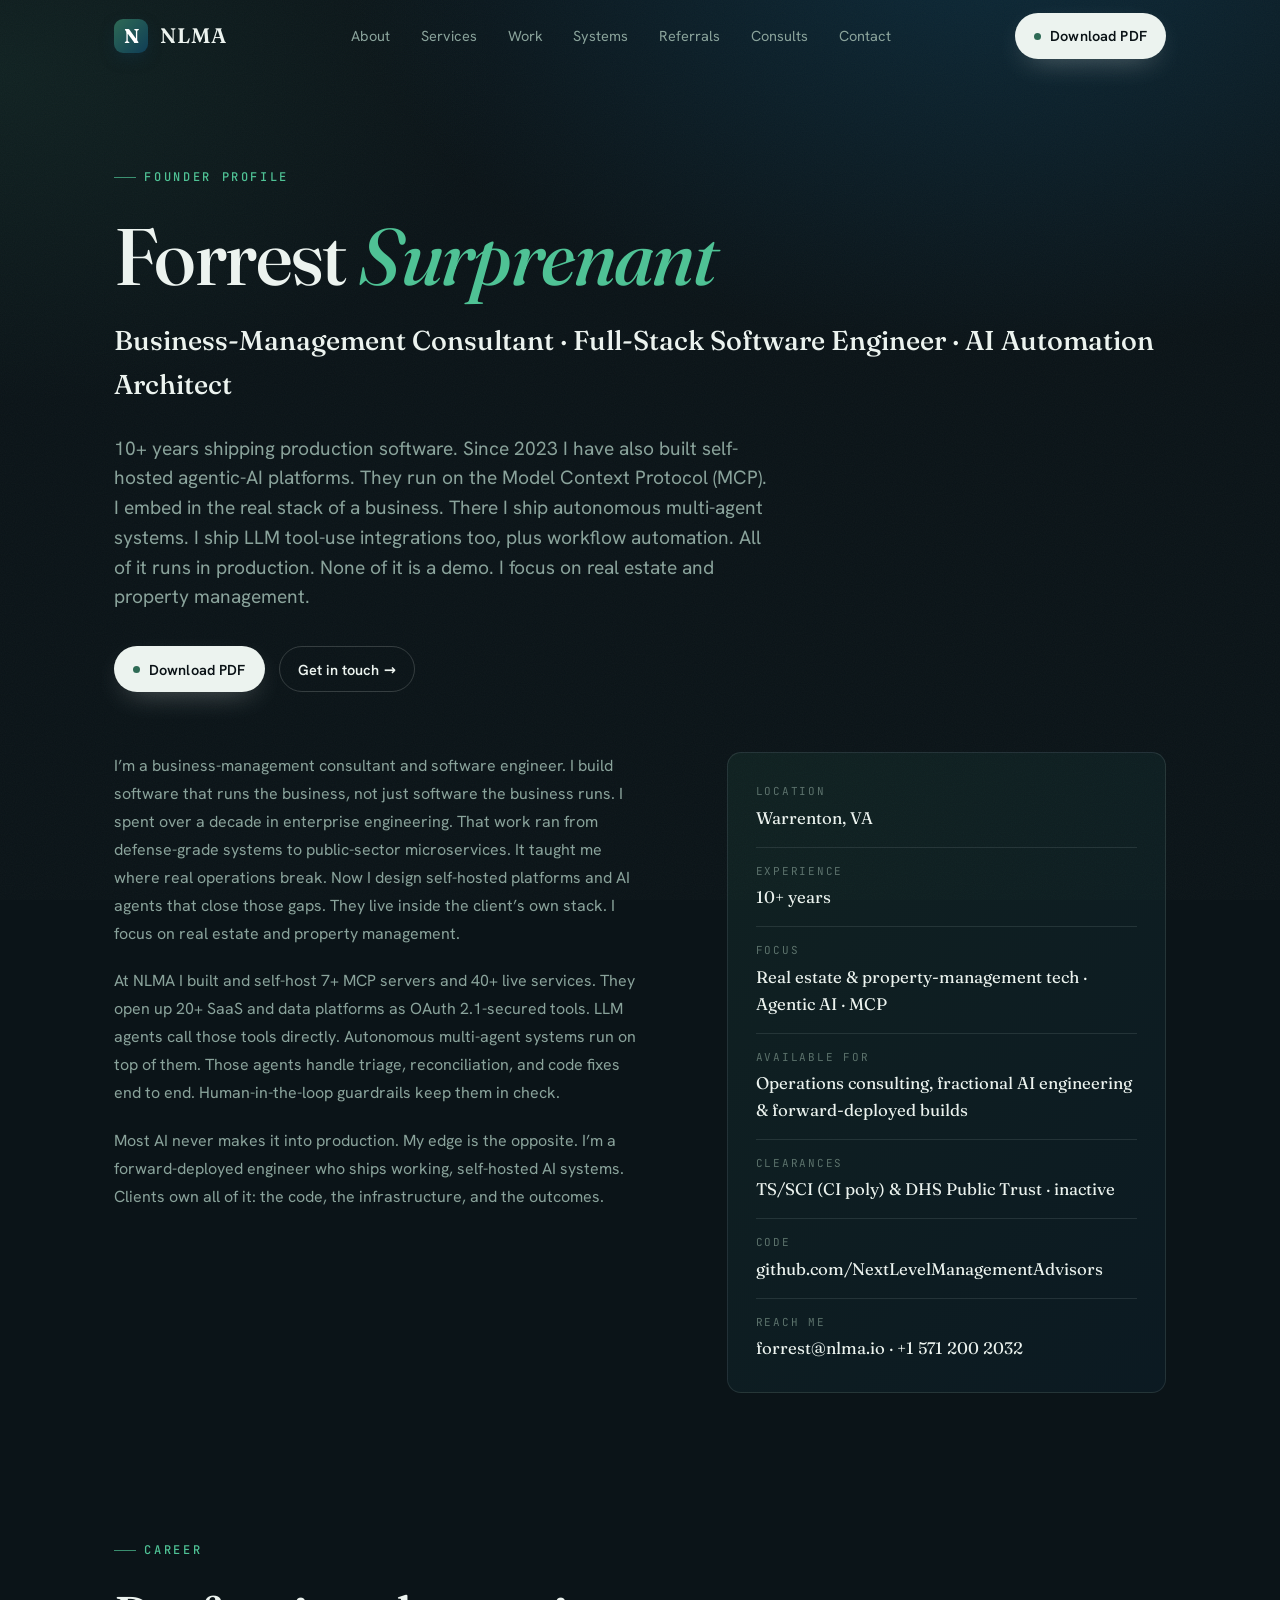
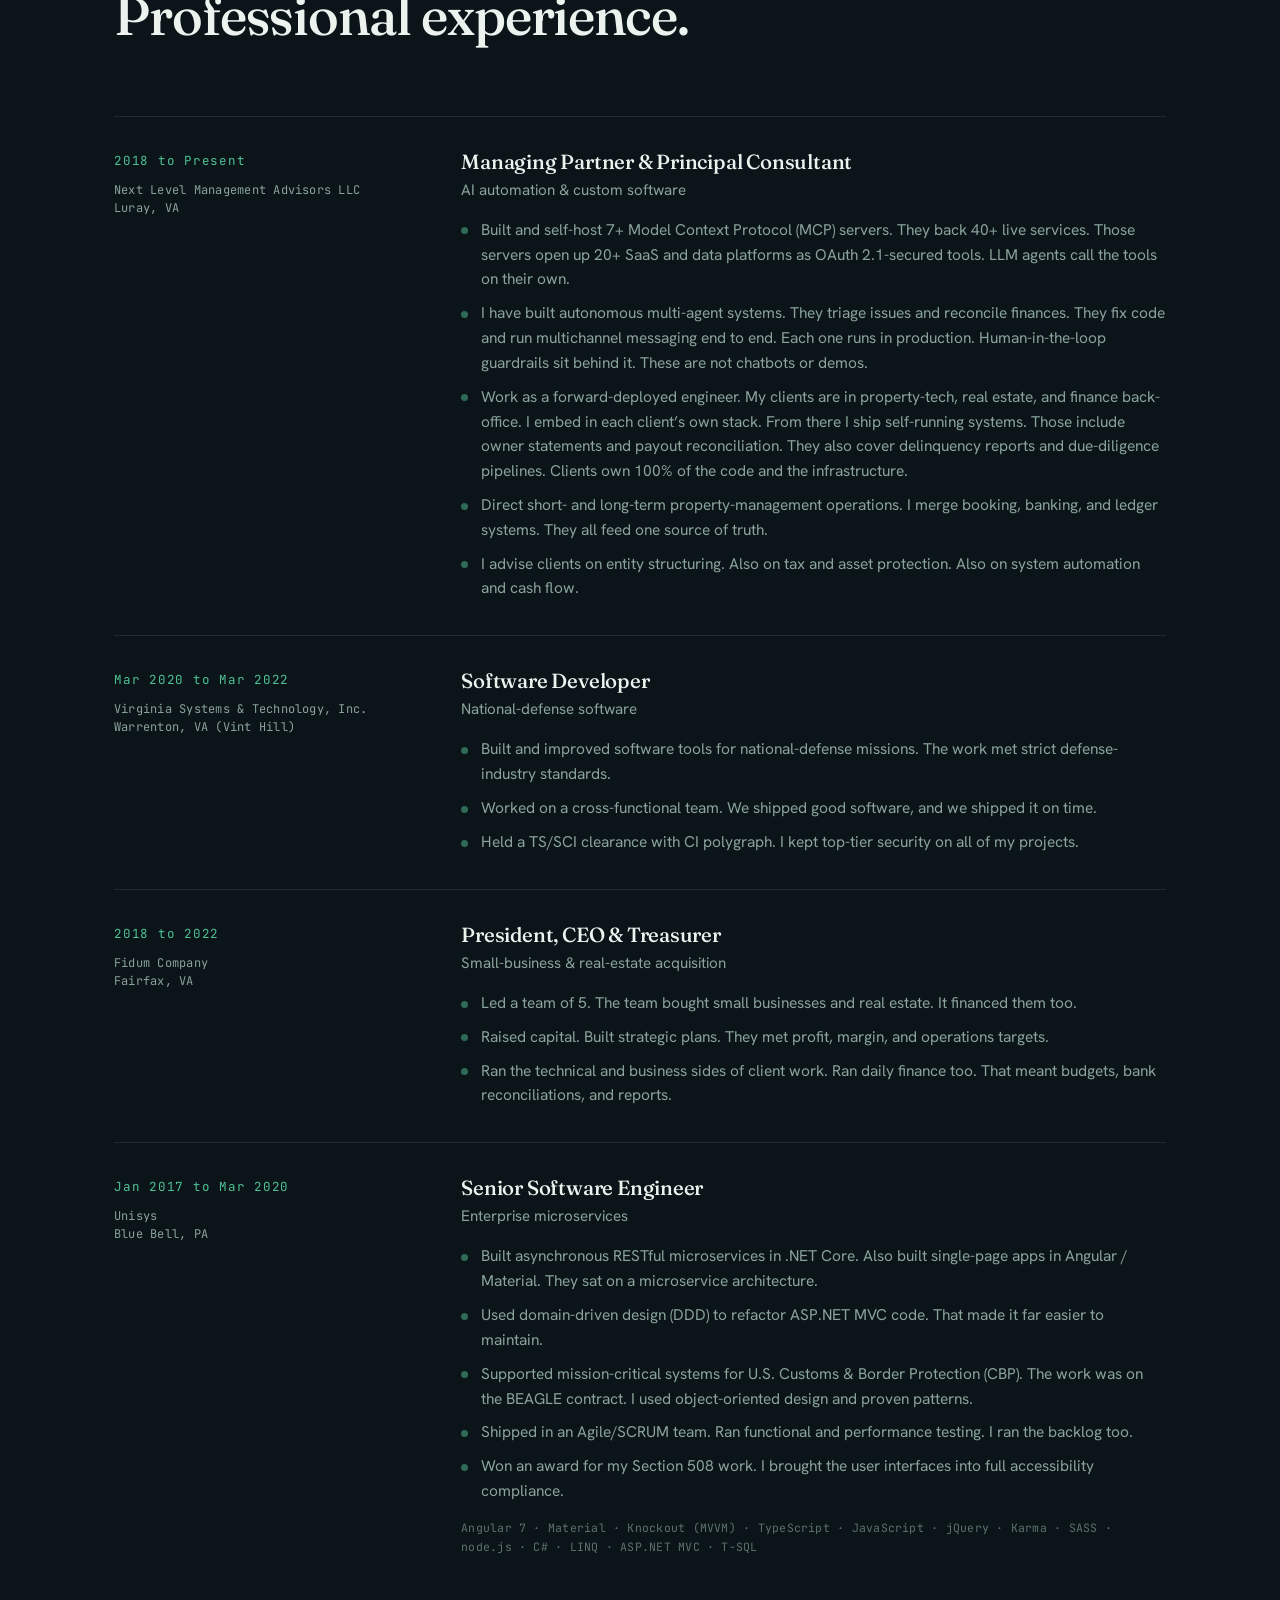
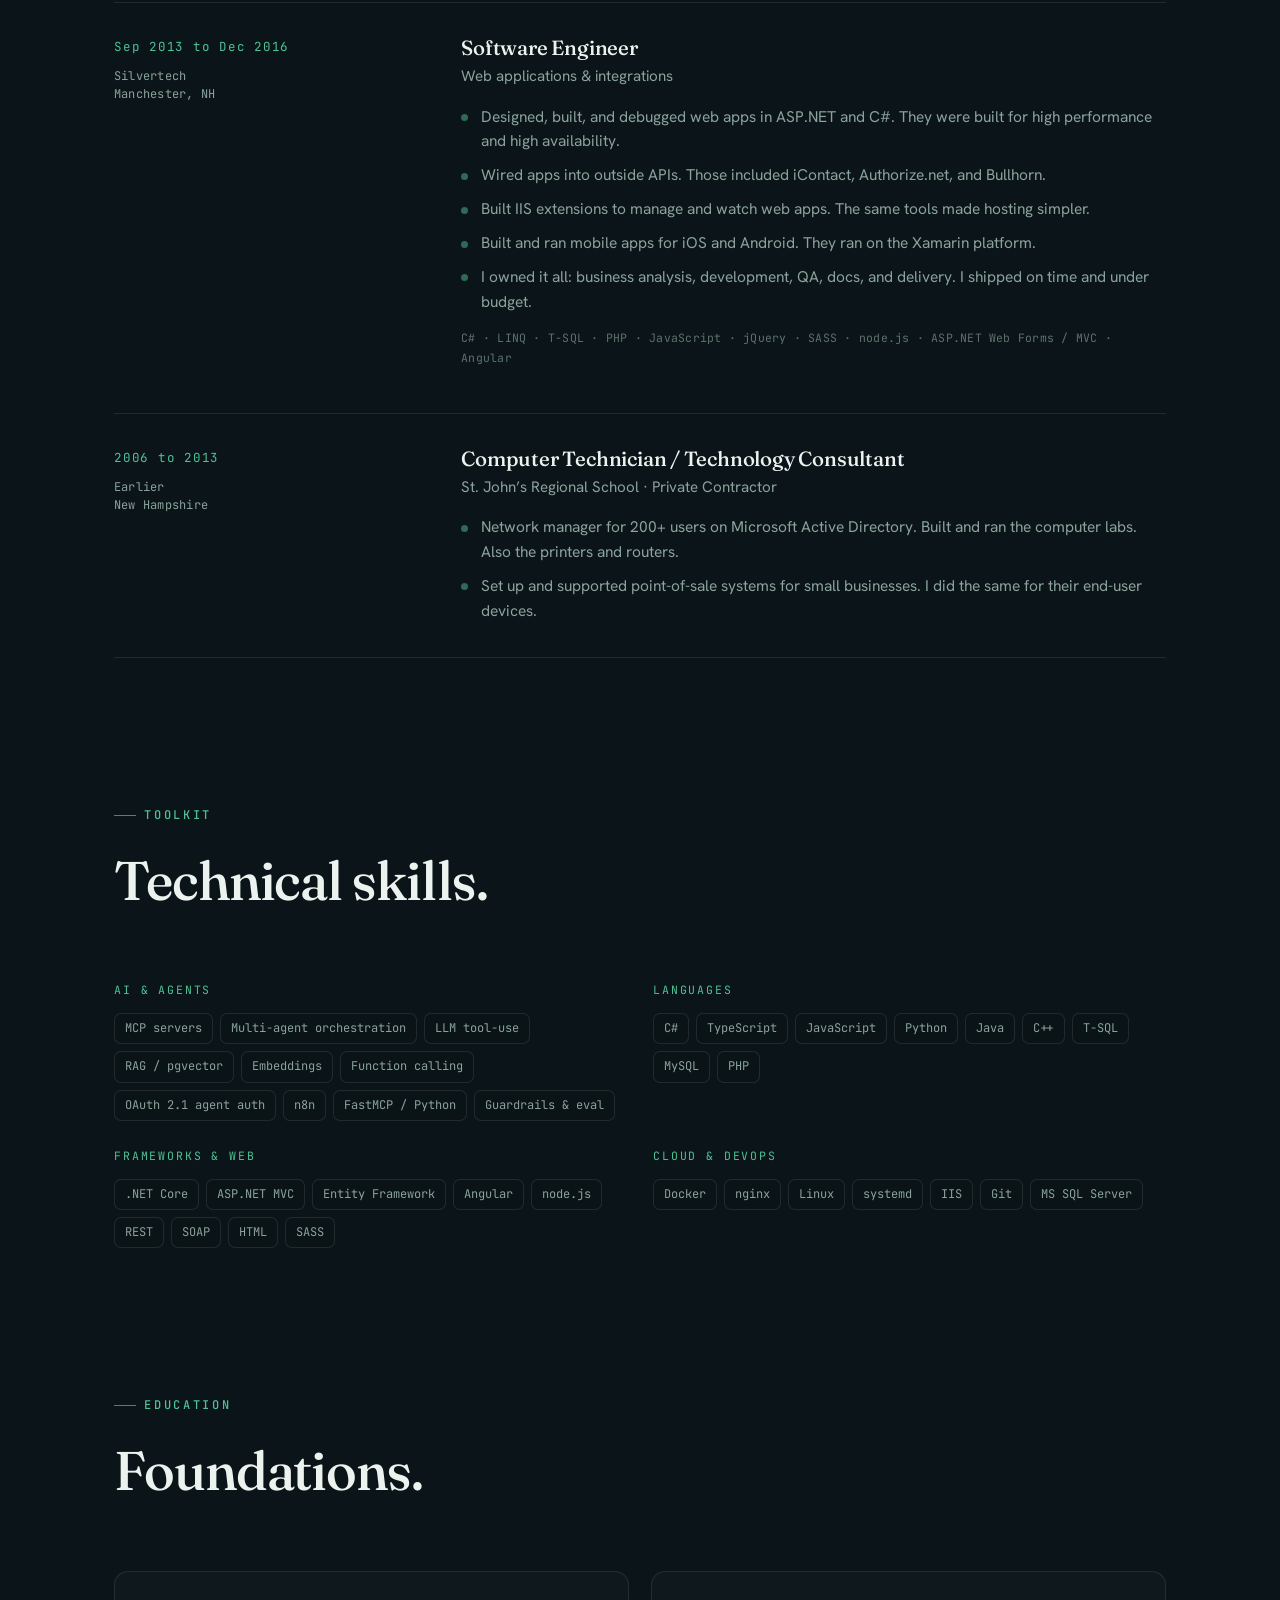
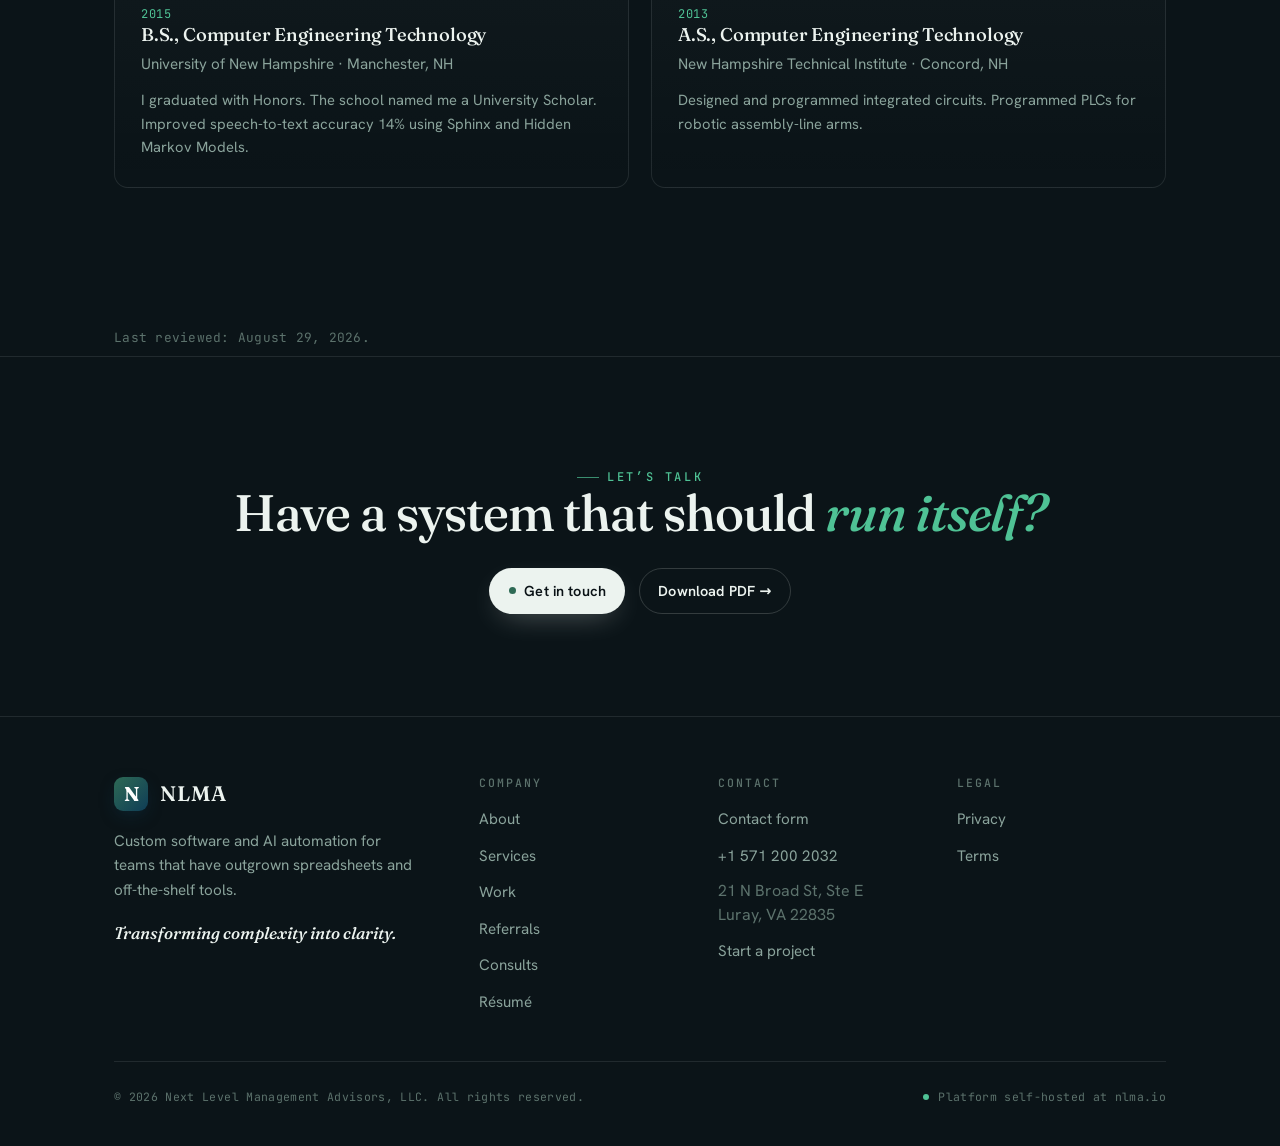
<file: resume.html>
<!DOCTYPE html>
<html lang="en">
<head>
<meta charset="UTF-8" />
<meta name="viewport" content="width=device-width, initial-scale=1.0" />
<link rel="icon" href="/favicon.ico" sizes="any" />
<link rel="icon" href="/favicon.svg" type="image/svg+xml" />
<link rel="apple-touch-icon" href="/apple-touch-icon.png" />
<link rel="manifest" href="/site.webmanifest" />
<meta name="theme-color" content="#0B1418" />
<meta property="og:image" content="https://nlma.io/og-image.jpg" />
<meta property="og:image:width" content="1200" />
<meta property="og:image:height" content="630" />
<meta property="og:image:secure_url" content="https://nlma.io/og-image.jpg" />
<meta property="og:image:type" content="image/jpeg" />
<meta property="og:image:alt" content="NLMA - Systems that do the work" />
<meta property="og:title" content="Forrest Surprenant Résumé · NLMA" />
<meta property="og:description" content="Forrest Surprenant: operations consultant, software engineer, and AI automation architect for real estate and property management, based in Virginia." />
<meta name="twitter:card" content="summary_large_image" />
<meta name="twitter:title" content="Forrest Surprenant Résumé · NLMA" />
<meta name="twitter:description" content="Forrest Surprenant: operations consultant, software engineer, and AI automation architect for real estate and property management, based in Virginia." />
<meta name="twitter:image" content="https://nlma.io/og-image.jpg" />
<meta property="og:type" content="profile" />
<meta property="og:url" content="https://nlma.io/resume" />
<meta property="og:site_name" content="NLMA" />
<title>Forrest Surprenant Résumé · NLMA</title>
<meta name="description" content="Forrest Surprenant: operations consultant, software engineer, and AI automation architect for real estate and property management, based in Virginia." />
<link rel="canonical" href="https://nlma.io/resume" />
<link rel="preload" href="/fonts/fraunces-roman.woff2" as="font" type="font/woff2" crossorigin />
<link rel="preload" href="/fonts/hanken-grotesk.woff2" as="font" type="font/woff2" crossorigin />
<style>@font-face{font-family:'Fraunces';font-style:italic;font-weight:500 600;font-display:swap;src:url(/fonts/fraunces-italic.woff2) format('woff2');unicode-range:U+0000-00FF,U+0131,U+0152-0153,U+02BB-02BC,U+02C6,U+02DA,U+02DC,U+0304,U+0308,U+0329,U+2000-206F,U+20AC,U+2122,U+2191,U+2193,U+2212,U+2215,U+FEFF,U+FFFD;}@font-face{font-family:'Fraunces';font-style:normal;font-weight:400 700;font-display:swap;src:url(/fonts/fraunces-roman.woff2) format('woff2');unicode-range:U+0000-00FF,U+0131,U+0152-0153,U+02BB-02BC,U+02C6,U+02DA,U+02DC,U+0304,U+0308,U+0329,U+2000-206F,U+20AC,U+2122,U+2191,U+2193,U+2212,U+2215,U+FEFF,U+FFFD;}@font-face{font-family:'Hanken Grotesk';font-style:normal;font-weight:400 700;font-display:swap;src:url(/fonts/hanken-grotesk.woff2) format('woff2');unicode-range:U+0000-00FF,U+0131,U+0152-0153,U+02BB-02BC,U+02C6,U+02DA,U+02DC,U+0304,U+0308,U+0329,U+2000-206F,U+20AC,U+2122,U+2191,U+2193,U+2212,U+2215,U+FEFF,U+FFFD;}@font-face{font-family:'JetBrains Mono';font-style:normal;font-weight:400 700;font-display:swap;src:url(/fonts/jetbrains-mono.woff2) format('woff2');unicode-range:U+0000-00FF,U+0131,U+0152-0153,U+02BB-02BC,U+02C6,U+02DA,U+02DC,U+0304,U+0308,U+0329,U+2000-206F,U+20AC,U+2122,U+2191,U+2193,U+2212,U+2215,U+FEFF,U+FFFD;}</style>
<style>

/* ============================================================
   TOKENS
   ============================================================ */
:root{
  --ink:#0B1418;--ink-2:#0E1E28;--ink-3:#10212c;
  --ocean:#0F3D56;--pine:#2E6A55;--signal:#4FC295;--signal-dim:#2E6A55;
  --paper:#ECF3EF;--muted:#8AA39B;--faint:#5C726C;
  --line:rgba(236,243,239,.10);--line-2:rgba(236,243,239,.18);
  --grad:linear-gradient(135deg,#2E6A55 0%,#0F3D56 100%);
  --grad-soft:linear-gradient(135deg,rgba(46,106,85,.16),rgba(15,61,86,.16));
  --maxw:1180px;--gutter:clamp(20px,5vw,72px);--r:14px;
  --f-display:"Fraunces",Georgia,"Times New Roman",serif;
  --f-body:"Hanken Grotesk",system-ui,-apple-system,Segoe UI,Roboto,sans-serif;
  --f-mono:"JetBrains Mono",ui-monospace,SFMono-Regular,Menlo,monospace;
  --ease:cubic-bezier(.22,.61,.36,1);
}
*,*::before,*::after{box-sizing:border-box}
html{-webkit-text-size-adjust:100%;scroll-behavior:smooth}
@media (prefers-reduced-motion:reduce){html{scroll-behavior:auto}}
body{margin:0;background:var(--ink);color:var(--paper);
  font-family:var(--f-body);font-size:clamp(16px,1.05vw,17px);line-height:1.6;
  font-weight:400;-webkit-font-smoothing:antialiased;text-rendering:optimizeLegibility;overflow-x:hidden;}
img,svg{display:block;max-width:100%}
a{color:inherit;text-decoration:none}
button{font:inherit;color:inherit;cursor:pointer}
::selection{background:rgba(79,194,149,.28);color:#fff}
body::before{content:"";position:fixed;inset:0;z-index:-2;pointer-events:none;
  background:radial-gradient(1100px 700px at 78% -8%,rgba(15,61,86,.55),transparent 60%),
    radial-gradient(900px 600px at 0% 8%,rgba(46,106,85,.16),transparent 55%),var(--ink);}
body::after{content:"";position:fixed;inset:0;z-index:-1;pointer-events:none;opacity:.035;
  background-image:url("data:image/svg+xml,%3Csvg xmlns='http://www.w3.org/2000/svg' width='140' height='140'%3E%3Cfilter id='n'%3E%3CfeTurbulence type='fractalNoise' baseFrequency='.9' numOctaves='2'/%3E%3C/filter%3E%3Crect width='100%25' height='100%25' filter='url(%23n)'/%3E%3C/svg%3E");}
.wrap{max-width:var(--maxw);margin-inline:auto;padding-inline:var(--gutter)}
.eyebrow{font-family:var(--f-mono);font-size:12px;font-weight:500;letter-spacing:.22em;
  text-transform:uppercase;color:var(--signal);display:inline-flex;align-items:center;gap:.7em;}
.eyebrow::before{content:"";width:22px;height:1px;background:var(--signal);opacity:.7}
h1,h2,h3{font-family:var(--f-display);font-weight:500;line-height:1.03;letter-spacing:-.02em;margin:0}
h2{font-size:clamp(2rem,4.6vw,3.4rem)}
h3{font-size:clamp(1.3rem,2vw,1.55rem);line-height:1.12;letter-spacing:-.01em}
.lede{color:var(--muted);font-size:clamp(1.05rem,1.5vw,1.22rem);line-height:1.55;max-width:62ch}
/* HEADER */
.site-head{position:fixed;top:0;left:0;right:0;z-index:60;
  transition:background .4s var(--ease),border-color .4s,backdrop-filter .4s;border-bottom:1px solid transparent;}
.site-head.scrolled{background:rgba(8,16,20,.72);backdrop-filter:blur(14px) saturate(140%);
  -webkit-backdrop-filter:blur(14px) saturate(140%);border-bottom-color:var(--line);}
.head-row{display:flex;align-items:center;justify-content:space-between;height:72px}
.brand{display:flex;align-items:center;gap:12px}
.brand .tile{width:34px;height:34px;border-radius:9px;background:var(--grad);
  display:grid;place-items:center;flex:none;box-shadow:0 6px 20px -8px rgba(15,61,86,.9)}
.brand .tile span{font-family:var(--f-display);font-weight:700;font-size:20px;color:#fff;line-height:1}
.brand .word{font-family:var(--f-display);font-weight:600;font-size:21px;letter-spacing:.04em}
.brand .word b{font-weight:600}
.nav{display:flex;align-items:center;gap:clamp(18px,2.4vw,36px)}
.nav a{font-size:14.5px;color:var(--muted);transition:color .25s;position:relative;padding:4px 0}
.nav a::after{content:"";position:absolute;left:0;bottom:-2px;height:1px;width:0;background:var(--signal);transition:width .3s var(--ease)}
.nav a:hover{color:var(--paper)}
.nav a:hover::after,.nav a[aria-current="page"]::after{width:100%}
.nav a[aria-current="page"]{color:var(--paper)}
.btn{display:inline-flex;align-items:center;gap:.6em;border-radius:999px;
  padding:.72em 1.25em;font-weight:600;font-size:14.5px;letter-spacing:.01em;
  border:1px solid transparent;transition:transform .25s var(--ease),box-shadow .3s,background .3s,border-color .3s;white-space:nowrap;}
.btn-primary{background:var(--paper);color:#0A1216;box-shadow:0 10px 30px -12px rgba(236,243,239,.4)}
.btn-primary .dot{width:7px;height:7px;border-radius:50%;background:var(--pine);transition:background .3s,box-shadow .3s}
.btn-primary:hover{transform:translateY(-2px)}
.btn-primary:hover .dot{background:var(--signal);box-shadow:0 0 0 4px rgba(79,194,149,.25)}
.btn-ghost{border-color:var(--line-2);color:var(--paper);background:transparent}
.btn-ghost:hover{border-color:var(--signal);background:rgba(79,194,149,.08);transform:translateY(-2px)}
.head-cta{display:flex;align-items:center;gap:14px}
.menu-toggle{display:none;width:42px;height:42px;border-radius:10px;border:1px solid var(--line-2);
  background:rgba(236,243,239,.03);align-items:center;justify-content:center}
.menu-toggle span,.menu-toggle span::before,.menu-toggle span::after{
  content:"";display:block;width:18px;height:1.5px;background:var(--paper);transition:.3s var(--ease)}
.menu-toggle span::before{transform:translateY(-6px)}
.menu-toggle span::after{transform:translateY(4.5px)}
body.menu-open .menu-toggle span{background:transparent}
body.menu-open .menu-toggle span::before{transform:rotate(45deg)}
body.menu-open .menu-toggle span::after{transform:rotate(-45deg) translateY(-1.5px)}
/* SECTION RHYTHM */
.section{padding-block:clamp(84px,11vw,140px);position:relative}
.section-head{max-width:760px;margin-bottom:clamp(40px,6vw,72px)}
.section-head h2{margin-top:.5em}
.section-head .lede{margin-top:1.1em}
/* CHIPS */
.chips{display:flex;flex-wrap:wrap;gap:7px;margin-top:14px}
.chip{font-family:var(--f-mono);font-size:12px;color:var(--muted);padding:5px 10px;border-radius:7px;
  border:1px solid var(--line);background:rgba(11,20,24,.4);transition:.3s var(--ease);cursor:default;white-space:nowrap}
.chip:hover{color:var(--paper);border-color:var(--signal);background:rgba(79,194,149,.08);transform:translateY(-2px)}
/* FOOTER */
.foot{border-top:1px solid var(--line);padding-block:60px 40px}
.foot-top{display:grid;grid-template-columns:1.6fr 1fr 1fr 1fr;gap:30px;padding-bottom:46px;border-bottom:1px solid var(--line)}
.foot .blurb{color:var(--muted);font-size:.95rem;max-width:34ch;margin:18px 0 0}
.foot .tagline{font-family:var(--f-display);font-style:italic;color:var(--paper);font-size:1.05rem;margin-top:18px}
.foot h3{font-family:var(--f-mono);font-size:11.5px;letter-spacing:.18em;text-transform:uppercase;color:var(--faint);font-weight:500;margin:0 0 16px}
.foot ul{list-style:none;margin:0;padding:0;display:flex;flex-direction:column;gap:11px}
.foot ul a{color:var(--muted);font-size:.95rem;transition:color .25s}
.foot ul a:hover{color:var(--signal)}
.foot-bot{display:flex;align-items:center;justify-content:space-between;gap:20px;padding-top:26px;flex-wrap:wrap}
.foot-bot p{margin:0;font-family:var(--f-mono);font-size:11.5px;color:var(--faint);letter-spacing:.03em}
.foot-bot .sysline{display:inline-flex;align-items:center;gap:9px}
.foot-bot .sysline i{width:6px;height:6px;border-radius:50%;background:var(--signal);font-style:normal;animation:beat 2.4s var(--ease) infinite}
@keyframes beat{0%{box-shadow:0 0 0 0 rgba(79,194,149,.55)}70%{box-shadow:0 0 0 9px rgba(79,194,149,0)}100%{box-shadow:0 0 0 0 rgba(79,194,149,0)}}
/* REVEAL */
.reveal{opacity:0;transform:translateY(26px);transition:opacity .8s var(--ease),transform .8s var(--ease)}
.reveal.in{opacity:1;transform:none}
.reveal[data-d="1"]{transition-delay:.08s}
.reveal[data-d="2"]{transition-delay:.16s}
.reveal[data-d="3"]{transition-delay:.24s}
a:focus-visible,button:focus-visible{outline:2px solid var(--signal);outline-offset:3px;border-radius:6px}
@media (max-width:960px){
  .nav,.head-cta .btn{display:none}
  .menu-toggle{display:flex}
  .head-cta{gap:0}
  .mobile-nav{position:fixed;inset:72px 0 0;z-index:55;background:rgba(8,15,19,.97);
    backdrop-filter:blur(16px);-webkit-backdrop-filter:blur(16px);
    display:flex;flex-direction:column;gap:6px;padding:30px var(--gutter);
    transform:translateY(-12px);opacity:0;pointer-events:none;transition:opacity .35s var(--ease),transform .35s var(--ease)}
  body.menu-open .mobile-nav{opacity:1;transform:none;pointer-events:auto}
  .mobile-nav a{font-family:var(--f-display);font-size:1.7rem;color:var(--paper);padding:14px 0;border-bottom:1px solid var(--line)}
  .mobile-nav .btn{margin-top:22px;justify-content:center;font-size:16px;padding:1em}
  .mobile-nav .btn-primary{color:#0A1216}
  .foot-top{grid-template-columns:1fr 1fr}
  .foot .brandcol{grid-column:1 / -1}
}
@media (max-width:560px){.foot-top{grid-template-columns:1fr}}
.mobile-nav{display:none}
@media (max-width:960px){.mobile-nav{display:flex}}
@media (prefers-reduced-motion:reduce){
  .reveal{opacity:1;transform:none;transition:none}
  .foot-bot .sysline i{animation:none}
}
/* page hero */
.page-hero{padding-top:160px;padding-bottom:60px}
.page-hero .eyebrow{margin-bottom:28px}
.page-hero h1{font-size:clamp(2.8rem,6.4vw,5rem);max-width:16ch}
.page-hero h1 .it{font-style:italic;color:var(--signal)}
.page-hero .role{margin-top:22px;font-family:var(--f-display);font-size:clamp(1.2rem,2.4vw,1.7rem);color:var(--paper);font-weight:500}
.page-hero .lede{margin-top:20px;max-width:60ch}
.hero-btns{display:flex;gap:14px;flex-wrap:wrap;margin-top:34px}
/* profile grid */
.profile-grid{display:grid;grid-template-columns:1fr .82fr;gap:clamp(36px,6vw,80px);align-items:start}
.profile-copy p{color:var(--muted);line-height:1.75;margin:0 0 1.2em}
.profile-copy p:last-child{margin:0}
.aside{border:1px solid var(--line);border-radius:var(--r);padding:30px 28px;background:var(--grad-soft)}
.aside .item{display:flex;flex-direction:column;gap:4px;padding:15px 0;border-bottom:1px solid var(--line)}
.aside .item:first-child{padding-top:0}
.aside .item:last-child{border-bottom:none;padding-bottom:0}
.aside .item .k{font-family:var(--f-mono);font-size:11px;letter-spacing:.16em;text-transform:uppercase;color:var(--faint)}
.aside .item .v{font-family:var(--f-display);font-size:1.05rem;color:var(--paper)}
/* experience timeline */
.xp{border-top:1px solid var(--line)}
.xp .job{display:grid;grid-template-columns:.42fr 1fr;gap:clamp(20px,4vw,54px);
  padding:34px 0;border-bottom:1px solid var(--line)}
.xp .when{font-family:var(--f-mono);font-size:12.5px;letter-spacing:.06em;color:var(--signal)}
.xp .when .co{display:block;margin-top:10px;color:var(--muted);font-size:12px;letter-spacing:.02em;line-height:1.5}
.xp .role-t{font-size:1.28rem;margin:0 0 4px}
.xp .org{color:var(--muted);font-size:.95rem;margin:0 0 16px}
.xp ul{list-style:none;margin:0;padding:0;display:flex;flex-direction:column;gap:9px}
.xp li{color:var(--muted);font-size:.97rem;line-height:1.6;padding-left:20px;position:relative}
.xp li::before{content:"";position:absolute;left:0;top:.62em;width:7px;height:7px;border-radius:50%;
  background:var(--signal-dim);transition:background .3s}
.xp .job:hover li::before{background:var(--signal)}
.xp .stack{margin-top:14px;font-family:var(--f-mono);font-size:11.5px;color:var(--faint);letter-spacing:.02em;line-height:1.7}
/* skills columns */
.skills-grid{display:grid;grid-template-columns:repeat(2,1fr);gap:26px}
.skgroup .k{font-family:var(--f-mono);font-size:11.5px;letter-spacing:.16em;text-transform:uppercase;color:var(--signal);display:block;margin-bottom:12px}
/* education */
.edu{display:grid;grid-template-columns:1fr 1fr;gap:22px}
.edu .card{border:1px solid var(--line);border-radius:var(--r);padding:28px 26px;
  background:linear-gradient(180deg,rgba(236,243,239,.025),rgba(236,243,239,0))}
.edu .card h3{font-size:1.15rem;margin-bottom:6px}
.edu .card .school{color:var(--muted);font-size:.95rem;margin:0 0 12px}
.edu .card p{color:var(--muted);font-size:.92rem;margin:0;line-height:1.6}
.edu .card .yr{font-family:var(--f-mono);font-size:12px;color:var(--signal);letter-spacing:.06em}
/* cta strip */
.cta-strip{text-align:center;padding-block:clamp(60px,8vw,110px);border-top:1px solid var(--line)}
.cta-strip h2{font-size:clamp(2rem,4.2vw,3.2rem);margin-bottom:28px}
.cta-strip h2 .it{font-style:italic;color:var(--signal)}
.cta-strip .btns{display:flex;justify-content:center;gap:14px;flex-wrap:wrap}
@media(max-width:960px){
  .profile-grid{grid-template-columns:1fr}
  .xp .job{grid-template-columns:1fr;gap:14px}
  .skills-grid{grid-template-columns:1fr}
  .edu{grid-template-columns:1fr}
}

.reviewed-stamp{margin:0 0 8px;color:var(--faint);font-size:.8rem;font-family:var(--f-mono);letter-spacing:.02em}</style>
<script type="application/ld+json">
{
  "@context":"https://schema.org",
  "@type":"Person",
  "@id":"https://nlma.io/#person",
  "name":"Forrest Surprenant",
  "jobTitle":"Business-Management Consultant, Full-Stack Software Engineer & AI Automation Architect",
  "url":"https://nlma.io/resume",
  "telephone":"+1-571-200-2032",
  "address":{"@type":"PostalAddress","addressLocality":"Warrenton","addressRegion":"VA","addressCountry":"US"},
  "worksFor":{"@type":"Organization","@id":"https://nlma.io/#organization","name":"Next Level Management Advisors"},
  "alumniOf":[
    {"@type":"CollegeOrUniversity","name":"University of New Hampshire"},
    {"@type":"CollegeOrUniversity","name":"New Hampshire Technical Institute"}
  ],
  "sameAs":["https://www.linkedin.com/in/forrestsurprenant","https://github.com/NextLevelManagementAdvisors"],
  "knowsAbout":["Agentic AI","Model Context Protocol","Multi-Agent Systems","LLM Tool-Use","AI Automation","Full-Stack Development","Workflow Automation","Systems Integration","Cloud Infrastructure"]
}
</script>
<script type="application/ld+json">
{"@context":"https://schema.org","@type":"BreadcrumbList","itemListElement":[{"@type":"ListItem","position":1,"name":"Home","item":"https://nlma.io/"},{"@type":"ListItem","position":2,"name":"Résumé","item":"https://nlma.io/resume"}]}
</script>
<noscript><style>.reveal{opacity:1 !important;transform:none !important}[data-boot]{opacity:1 !important}</style></noscript>
</head>
<body>

<header class="site-head" id="head">
  <div class="wrap head-row">
    <a class="brand" href="/" aria-label="NLMA home">
      <span class="tile"><span>N</span></span>
      <span class="word"><b>NLMA</b></span>
    </a>
    <nav class="nav" aria-label="Primary">
      <a href="/about">About</a>
      <a href="/services">Services</a>
      <a href="/portfolio">Work</a>
      <a href="/#systems">Systems</a>
      <a href="/referrals">Referrals</a>
      <a href="/consults">Consults</a>
      <a href="/contact">Contact</a>
    </nav>
    <div class="head-cta">
      <a class="btn btn-primary" href="/Forrest_Surprenant_Resume.pdf" download><span class="dot"></span>Download PDF</a>
      <button class="menu-toggle" id="menuToggle" aria-label="Open menu" aria-expanded="false"><span></span></button>
    </div>
  </div>
</header>

<nav class="mobile-nav" id="mobileNav" aria-label="Mobile">
  <a href="/about">About</a>
  <a href="/services">Services</a>
  <a href="/portfolio">Work</a>
  <a href="/#systems">Systems</a>
  <a href="/referrals">Referrals</a>
  <a href="/consults">Consults</a>
  <a href="/contact">Contact</a>
  <a class="btn btn-primary" href="/Forrest_Surprenant_Resume.pdf" download><span class="dot"></span>Download PDF</a>
</nav>

<main>

<!-- HERO -->
<section class="page-hero section">
  <div class="wrap">
    <span class="eyebrow" data-boot>Founder profile</span>
    <h1 data-boot>Forrest <span class="it">Surprenant</span></h1>
    <p class="role" data-boot>Business-Management Consultant &middot; Full-Stack Software Engineer &middot; AI Automation Architect</p>
    <p class="lede" data-boot>10+ years shipping production software. Since 2023 I have also built self-hosted agentic-AI platforms. They run on the Model Context Protocol (MCP). I embed in the real stack of a business. There I ship autonomous multi-agent systems. I ship LLM tool-use integrations too, plus workflow automation. All of it runs in production. None of it is a demo. I focus on real estate and property management.</p>
    <div class="hero-btns" data-boot>
      <a class="btn btn-primary" href="/Forrest_Surprenant_Resume.pdf" download><span class="dot"></span>Download PDF</a>
      <a class="btn btn-ghost" href="/#contact">Get in touch &rarr;</a>
    </div>
  </div>
</section>

<!-- PROFILE + FACTS -->
<section class="section" style="padding-top:0">
  <div class="wrap">
    <div class="profile-grid">
      <div class="profile-copy reveal">
        <p>I&rsquo;m a business-management consultant and software engineer. I build software that runs the business, not just software the business runs. I spent over a decade in enterprise engineering. That work ran from defense-grade systems to public-sector microservices. It taught me where real operations break. Now I design self-hosted platforms and AI agents that close those gaps. They live inside the client&rsquo;s own stack. I focus on real estate and property management.</p>
        <p>At NLMA I built and self-host 7+ MCP servers and 40+ live services. They open up 20+ SaaS and data platforms as OAuth&nbsp;2.1-secured tools. LLM agents call those tools directly. Autonomous multi-agent systems run on top of them. Those agents handle triage, reconciliation, and code fixes end to end. Human-in-the-loop guardrails keep them in check.</p>
        <p>Most AI never makes it into production. My edge is the opposite. I&rsquo;m a forward-deployed engineer who ships working, self-hosted AI systems. Clients own all of it: the code, the infrastructure, and the outcomes.</p>
      </div>
      <div class="aside reveal" data-d="2">
        <div class="item"><span class="k">Location</span><span class="v">Warrenton, VA</span></div>
        <div class="item"><span class="k">Experience</span><span class="v">10+ years</span></div>
        <div class="item"><span class="k">Focus</span><span class="v">Real estate &amp; property-management tech &middot; Agentic AI &middot; MCP</span></div>
        <div class="item"><span class="k">Available for</span><span class="v">Operations consulting, fractional AI engineering &amp; forward-deployed builds</span></div>
        <div class="item"><span class="k">Clearances</span><span class="v">TS/SCI (CI poly) &amp; DHS Public Trust &middot; inactive</span></div>
        <div class="item"><span class="k">Code</span><span class="v"><a href="https://github.com/NextLevelManagementAdvisors" target="_blank" rel="noopener">github.com/NextLevelManagementAdvisors</a></span></div>
        <div class="item"><span class="k">Reach me</span><span class="v">forrest@nlma.io &middot; +1 571 200 2032</span></div>
      </div>
    </div>
  </div>
</section>

<!-- EXPERIENCE -->
<section class="section" style="padding-top:0">
  <div class="wrap">
    <div class="section-head reveal">
      <span class="eyebrow">Career</span>
      <h2>Professional experience.</h2>
    </div>
    <div class="xp">

      <div class="job reveal">
        <div class="when">2018 to Present<span class="co">Next Level Management Advisors LLC<br>Luray, VA</span></div>
        <div>
          <h3 class="role-t">Managing Partner &amp; Principal Consultant</h3>
          <p class="org">AI automation &amp; custom software</p>
          <ul>
            <li>Built and self-host 7+ Model Context Protocol (MCP) servers. They back 40+ live services. Those servers open up 20+ SaaS and data platforms as OAuth&nbsp;2.1-secured tools. LLM agents call the tools on their own.</li>
            <li>I have built autonomous multi-agent systems. They triage issues and reconcile finances. They fix code and run multichannel messaging end to end. Each one runs in production. Human-in-the-loop guardrails sit behind it. These are not chatbots or demos.</li>
            <li>Work as a forward-deployed engineer. My clients are in property-tech, real estate, and finance back-office. I embed in each client&rsquo;s own stack. From there I ship self-running systems. Those include owner statements and payout reconciliation. They also cover delinquency reports and due-diligence pipelines. Clients own 100% of the code and the infrastructure.</li>
            <li>Direct short- and long-term property-management operations. I merge booking, banking, and ledger systems. They all feed one source of truth.</li>
            <li>I advise clients on entity structuring. Also on tax and asset protection. Also on system automation and cash flow.</li>
          </ul>
        </div>
      </div>

      <div class="job reveal">
        <div class="when">Mar 2020 to Mar 2022<span class="co">Virginia Systems &amp; Technology, Inc.<br>Warrenton, VA (Vint Hill)</span></div>
        <div>
          <h3 class="role-t">Software Developer</h3>
          <p class="org">National-defense software</p>
          <ul>
            <li>Built and improved software tools for national-defense missions. The work met strict defense-industry standards.</li>
            <li>Worked on a cross-functional team. We shipped good software, and we shipped it on time.</li>
            <li>Held a TS/SCI clearance with CI polygraph. I kept top-tier security on all of my projects.</li>
          </ul>
        </div>
      </div>

      <div class="job reveal">
        <div class="when">2018 to 2022<span class="co">Fidum Company<br>Fairfax, VA</span></div>
        <div>
          <h3 class="role-t">President, CEO &amp; Treasurer</h3>
          <p class="org">Small-business &amp; real-estate acquisition</p>
          <ul>
            <li>Led a team of 5. The team bought small businesses and real estate. It financed them too.</li>
            <li>Raised capital. Built strategic plans. They met profit, margin, and operations targets.</li>
            <li>Ran the technical and business sides of client work. Ran daily finance too. That meant budgets, bank reconciliations, and reports.</li>
          </ul>
        </div>
      </div>

      <div class="job reveal">
        <div class="when">Jan 2017 to Mar 2020<span class="co">Unisys<br>Blue Bell, PA</span></div>
        <div>
          <h3 class="role-t">Senior Software Engineer</h3>
          <p class="org">Enterprise microservices</p>
          <ul>
            <li>Built asynchronous RESTful microservices in .NET Core. Also built single-page apps in Angular / Material. They sat on a microservice architecture.</li>
            <li>Used domain-driven design (DDD) to refactor ASP.NET MVC code. That made it far easier to maintain.</li>
            <li>Supported mission-critical systems for U.S. Customs &amp; Border Protection (CBP). The work was on the BEAGLE contract. I used object-oriented design and proven patterns.</li>
            <li>Shipped in an Agile/SCRUM team. Ran functional and performance testing. I ran the backlog too.</li>
            <li>Won an award for my Section 508 work. I brought the user interfaces into full accessibility compliance.</li>
          </ul>
          <p class="stack">Angular 7 &middot; Material &middot; Knockout (MVVM) &middot; TypeScript &middot; JavaScript &middot; jQuery &middot; Karma &middot; SASS &middot; node.js &middot; C# &middot; LINQ &middot; ASP.NET MVC &middot; T-SQL</p>
        </div>
      </div>

      <div class="job reveal">
        <div class="when">Sep 2013 to Dec 2016<span class="co">Silvertech<br>Manchester, NH</span></div>
        <div>
          <h3 class="role-t">Software Engineer</h3>
          <p class="org">Web applications &amp; integrations</p>
          <ul>
            <li>Designed, built, and debugged web apps in ASP.NET and C#. They were built for high performance and high availability.</li>
            <li>Wired apps into outside APIs. Those included iContact, Authorize.net, and Bullhorn.</li>
            <li>Built IIS extensions to manage and watch web apps. The same tools made hosting simpler.</li>
            <li>Built and ran mobile apps for iOS and Android. They ran on the Xamarin platform.</li>
            <li>I owned it all: business analysis, development, QA, docs, and delivery. I shipped on time and under budget.</li>
          </ul>
          <p class="stack">C# &middot; LINQ &middot; T-SQL &middot; PHP &middot; JavaScript &middot; jQuery &middot; SASS &middot; node.js &middot; ASP.NET Web Forms / MVC &middot; Angular</p>
        </div>
      </div>

      <div class="job reveal">
        <div class="when">2006 to 2013<span class="co">Earlier<br>New Hampshire</span></div>
        <div>
          <h3 class="role-t">Computer Technician / Technology Consultant</h3>
          <p class="org">St. John&rsquo;s Regional School &middot; Private Contractor</p>
          <ul>
            <li>Network manager for 200+ users on Microsoft Active Directory. Built and ran the computer labs. Also the printers and routers.</li>
            <li>Set up and supported point-of-sale systems for small businesses. I did the same for their end-user devices.</li>
          </ul>
        </div>
      </div>

    </div>
  </div>
</section>

<!-- SKILLS -->
<section class="section" style="padding-top:0">
  <div class="wrap">
    <div class="section-head reveal">
      <span class="eyebrow">Toolkit</span>
      <h2>Technical skills.</h2>
    </div>
    <div class="skills-grid">
      <div class="skgroup reveal">
        <span class="k">AI &amp; Agents</span>
        <div class="chips">
          <span class="chip">MCP servers</span><span class="chip">Multi-agent orchestration</span><span class="chip">LLM tool-use</span>
          <span class="chip">RAG / pgvector</span><span class="chip">Embeddings</span><span class="chip">Function calling</span>
          <span class="chip">OAuth 2.1 agent auth</span><span class="chip">n8n</span>
          <span class="chip">FastMCP / Python</span><span class="chip">Guardrails &amp; eval</span>
        </div>
      </div>
      <div class="skgroup reveal" data-d="1">
        <span class="k">Languages</span>
        <div class="chips">
          <span class="chip">C#</span><span class="chip">TypeScript</span><span class="chip">JavaScript</span>
          <span class="chip">Python</span><span class="chip">Java</span><span class="chip">C++</span>
          <span class="chip">T-SQL</span><span class="chip">MySQL</span><span class="chip">PHP</span>
        </div>
      </div>
      <div class="skgroup reveal" data-d="2">
        <span class="k">Frameworks &amp; Web</span>
        <div class="chips">
          <span class="chip">.NET Core</span><span class="chip">ASP.NET MVC</span><span class="chip">Entity Framework</span>
          <span class="chip">Angular</span><span class="chip">node.js</span><span class="chip">REST</span>
          <span class="chip">SOAP</span><span class="chip">HTML</span><span class="chip">SASS</span>
        </div>
      </div>
      <div class="skgroup reveal" data-d="3">
        <span class="k">Cloud &amp; DevOps</span>
        <div class="chips">
          <span class="chip">Docker</span><span class="chip">nginx</span><span class="chip">Linux</span>
          <span class="chip">systemd</span><span class="chip">IIS</span><span class="chip">Git</span>
          <span class="chip">MS SQL Server</span>
        </div>
      </div>
    </div>
  </div>
</section>

<!-- EDUCATION -->
<section class="section" style="padding-top:0">
  <div class="wrap">
    <div class="section-head reveal">
      <span class="eyebrow">Education</span>
      <h2>Foundations.</h2>
    </div>
    <div class="edu">
      <div class="card reveal">
        <span class="yr">2015</span>
        <h3>B.S., Computer Engineering Technology</h3>
        <p class="school">University of New Hampshire &middot; Manchester, NH</p>
        <p>I graduated with Honors. The school named me a University Scholar. Improved speech-to-text accuracy 14% using Sphinx and Hidden Markov Models.</p>
      </div>
      <div class="card reveal" data-d="1">
        <span class="yr">2013</span>
        <h3>A.S., Computer Engineering Technology</h3>
        <p class="school">New Hampshire Technical Institute &middot; Concord, NH</p>
        <p>Designed and programmed integrated circuits. Programmed PLCs for robotic assembly-line arms.</p>
      </div>
    </div>
  </div>
</section>

<div class="wrap"><p class="reviewed-stamp">Last reviewed: <time datetime="2026-08-29">August 29, 2026</time>.</p></div>

<!-- CTA -->
<section class="cta-strip">
  <div class="wrap">
    <span class="eyebrow">Let&rsquo;s talk</span>
    <h2>Have a system that should <span class="it">run itself?</span></h2>
    <div class="btns">
      <a class="btn btn-primary" href="/consults"><span class="dot"></span>Get in touch</a>
      <a class="btn btn-ghost" href="/Forrest_Surprenant_Resume.pdf" download>Download PDF &rarr;</a>
    </div>
  </div>
</section>

</main>

<footer class="foot">
  <div class="wrap">
    <div class="foot-top">
      <div class="brandcol">
        <a class="brand" href="/" aria-label="NLMA home">
          <span class="tile"><span>N</span></span>
          <span class="word"><b>NLMA</b></span>
        </a>
        <p class="blurb">Custom software and AI automation for teams that have outgrown spreadsheets and off-the-shelf tools.</p>
        <p class="tagline">Transforming complexity into clarity.</p>
      </div>
      <div>
        <h3>Company</h3>
        <ul>
          <li><a href="/about">About</a></li>
          <li><a href="/services">Services</a></li>
          <li><a href="/portfolio">Work</a></li>
          <li><a href="/referrals">Referrals</a></li>
          <li><a href="/consults">Consults</a></li>
          <li><a href="/resume">Résumé</a></li>
        </ul>
      </div>
      <div>
        <h3>Contact</h3>
        <ul>
          <li><a href="/#contact">Contact form</a></li>
          <li><a href="tel:+15712002032">+1 571 200 2032</a></li>
          <li style="color:var(--faint);line-height:1.5">21 N Broad St, Ste E<br>Luray, VA 22835</li>
          <li><a href="/consults">Start a project</a></li>
        </ul>
      </div>
      <div>
        <h3>Legal</h3>
        <ul>
          <li><a href="/privacy">Privacy</a></li>
          <li><a href="/terms">Terms</a></li>
        </ul>
      </div>
    </div>
    <div class="foot-bot">
      <p>&copy; 2026 Next Level Management Advisors, LLC. All rights reserved.</p>
      <p class="sysline"><i></i>Platform self-hosted at nlma.io</p>
    </div>
  </div>
</footer>
<script>
(function(){
  var head=document.getElementById('head');
  var onScroll=function(){ head.classList.toggle('scrolled', window.scrollY>24); };
  onScroll(); window.addEventListener('scroll',onScroll,{passive:true});
  var t=document.getElementById('menuToggle');
  var close=function(){document.body.classList.remove('menu-open');t.setAttribute('aria-expanded','false');};
  t.addEventListener('click',function(){
    var open=document.body.classList.toggle('menu-open');
    t.setAttribute('aria-expanded',open?'true':'false');
  });
  document.querySelectorAll('#mobileNav a').forEach(function(a){a.addEventListener('click',close);});
})();
(function(){
  var reduce=window.matchMedia('(prefers-reduced-motion:reduce)').matches;
  var els=document.querySelectorAll('.reveal');
  if(reduce){els.forEach(function(e){e.classList.add('in');});}
  else if('IntersectionObserver' in window){
    var io=new IntersectionObserver(function(en){
      en.forEach(function(x){ if(x.isIntersecting){x.target.classList.add('in');io.unobserve(x.target);} });
    },{threshold:.16,rootMargin:'0px 0px -8% 0px'});
    els.forEach(function(e){io.observe(e);});
  } else { els.forEach(function(e){e.classList.add('in');}); }
})();
</script>
</body>
</html>
</file>
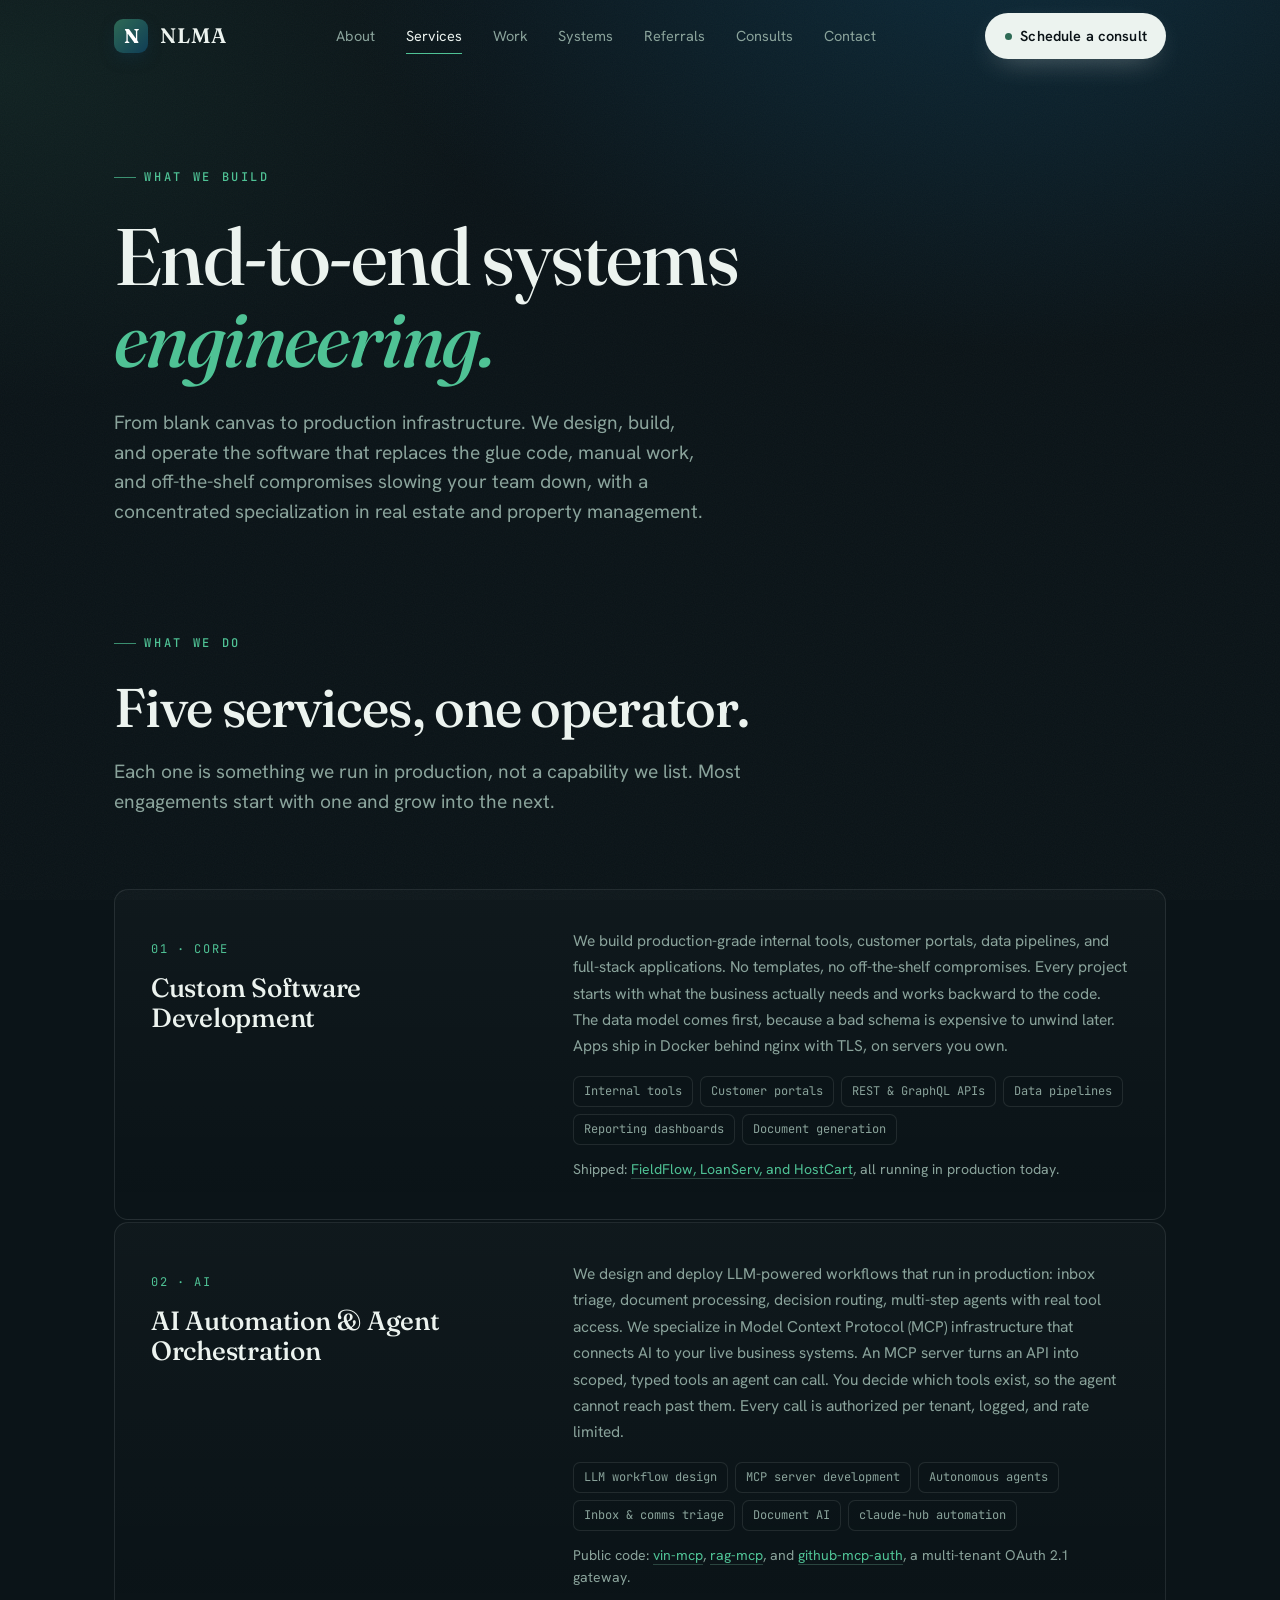
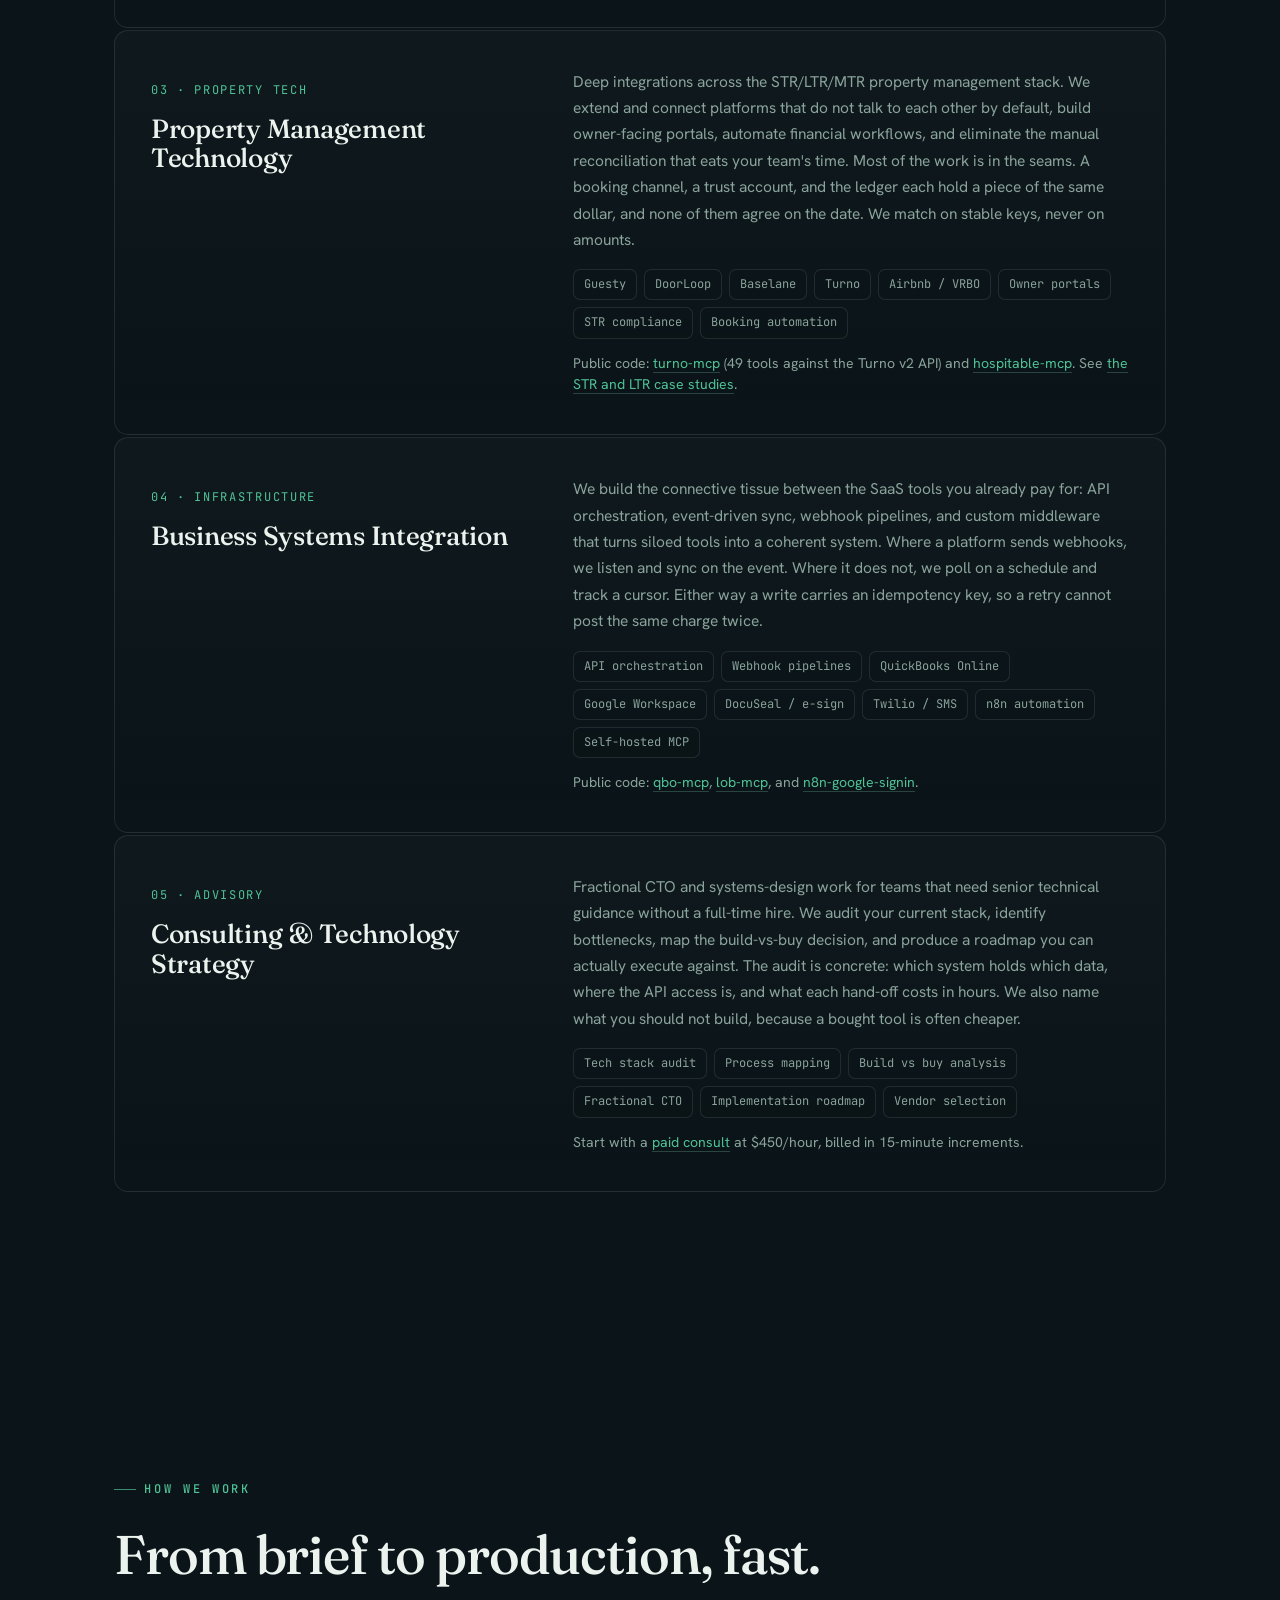
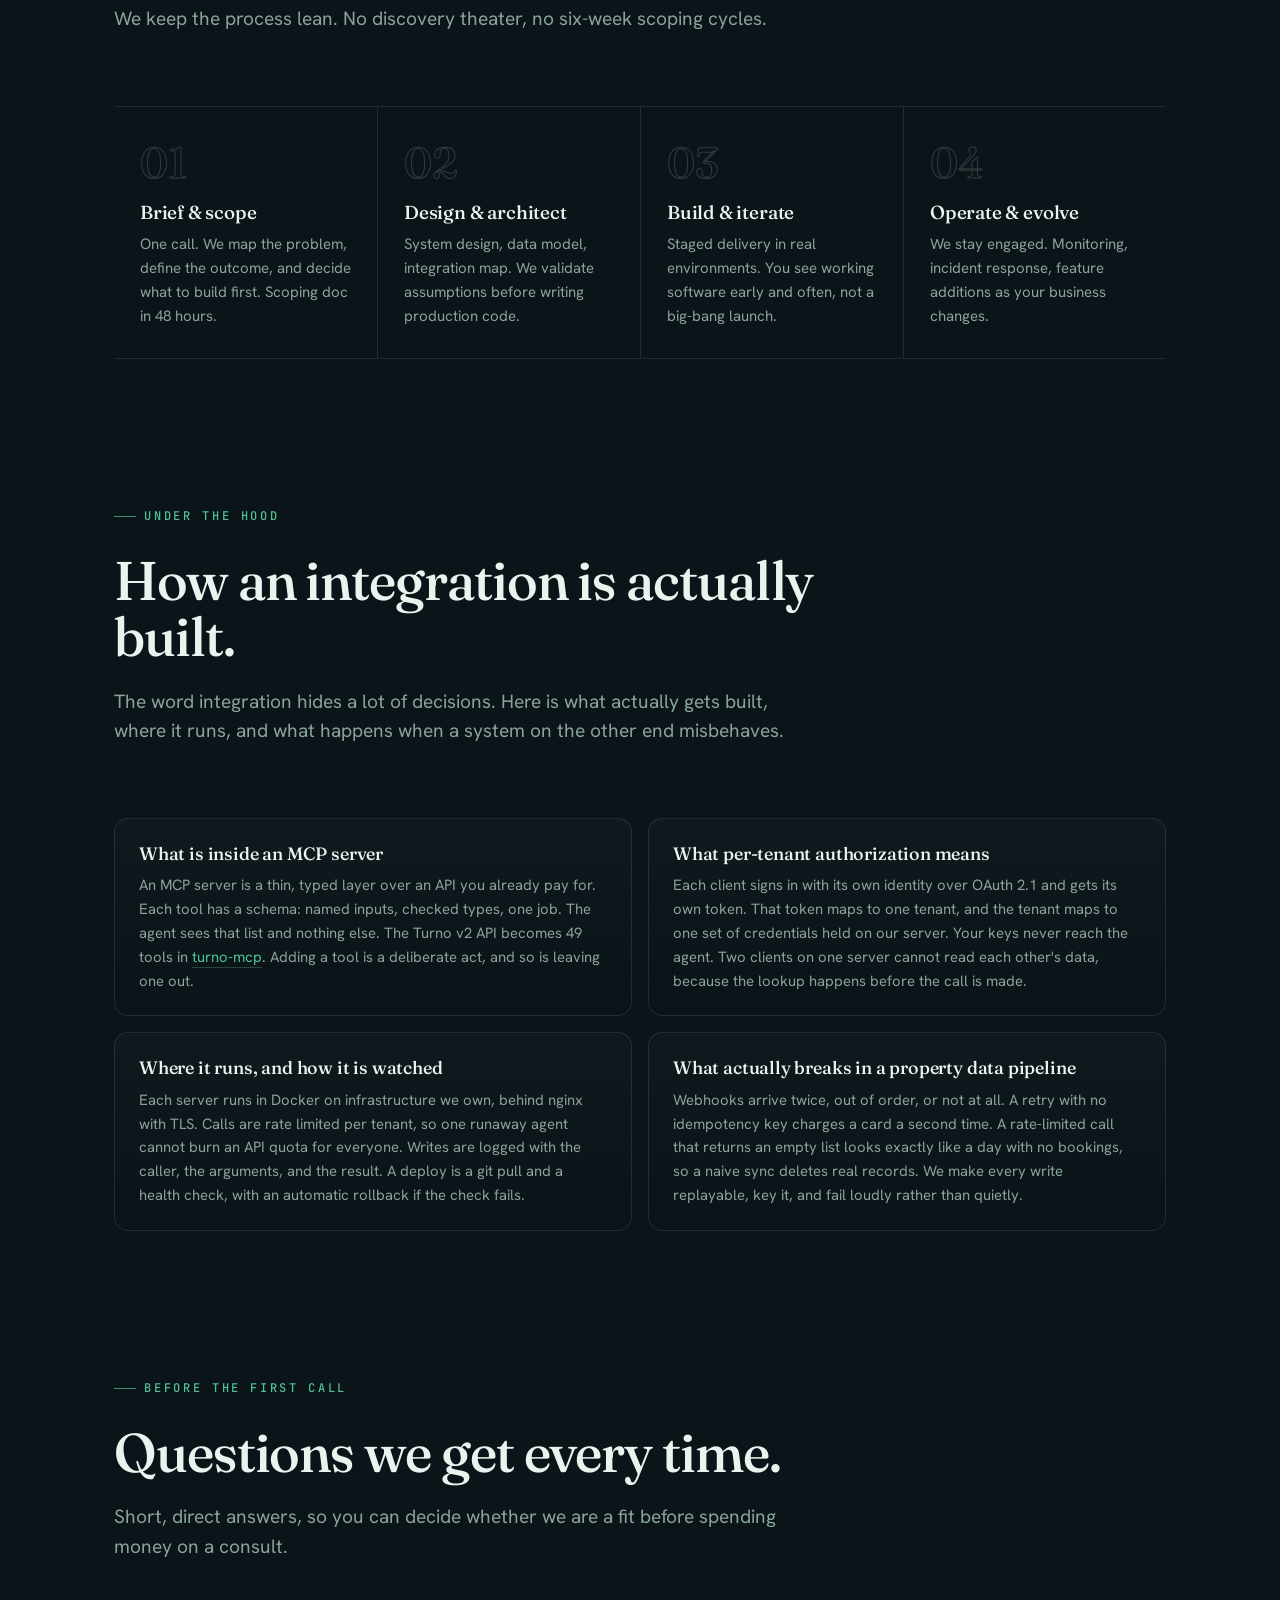
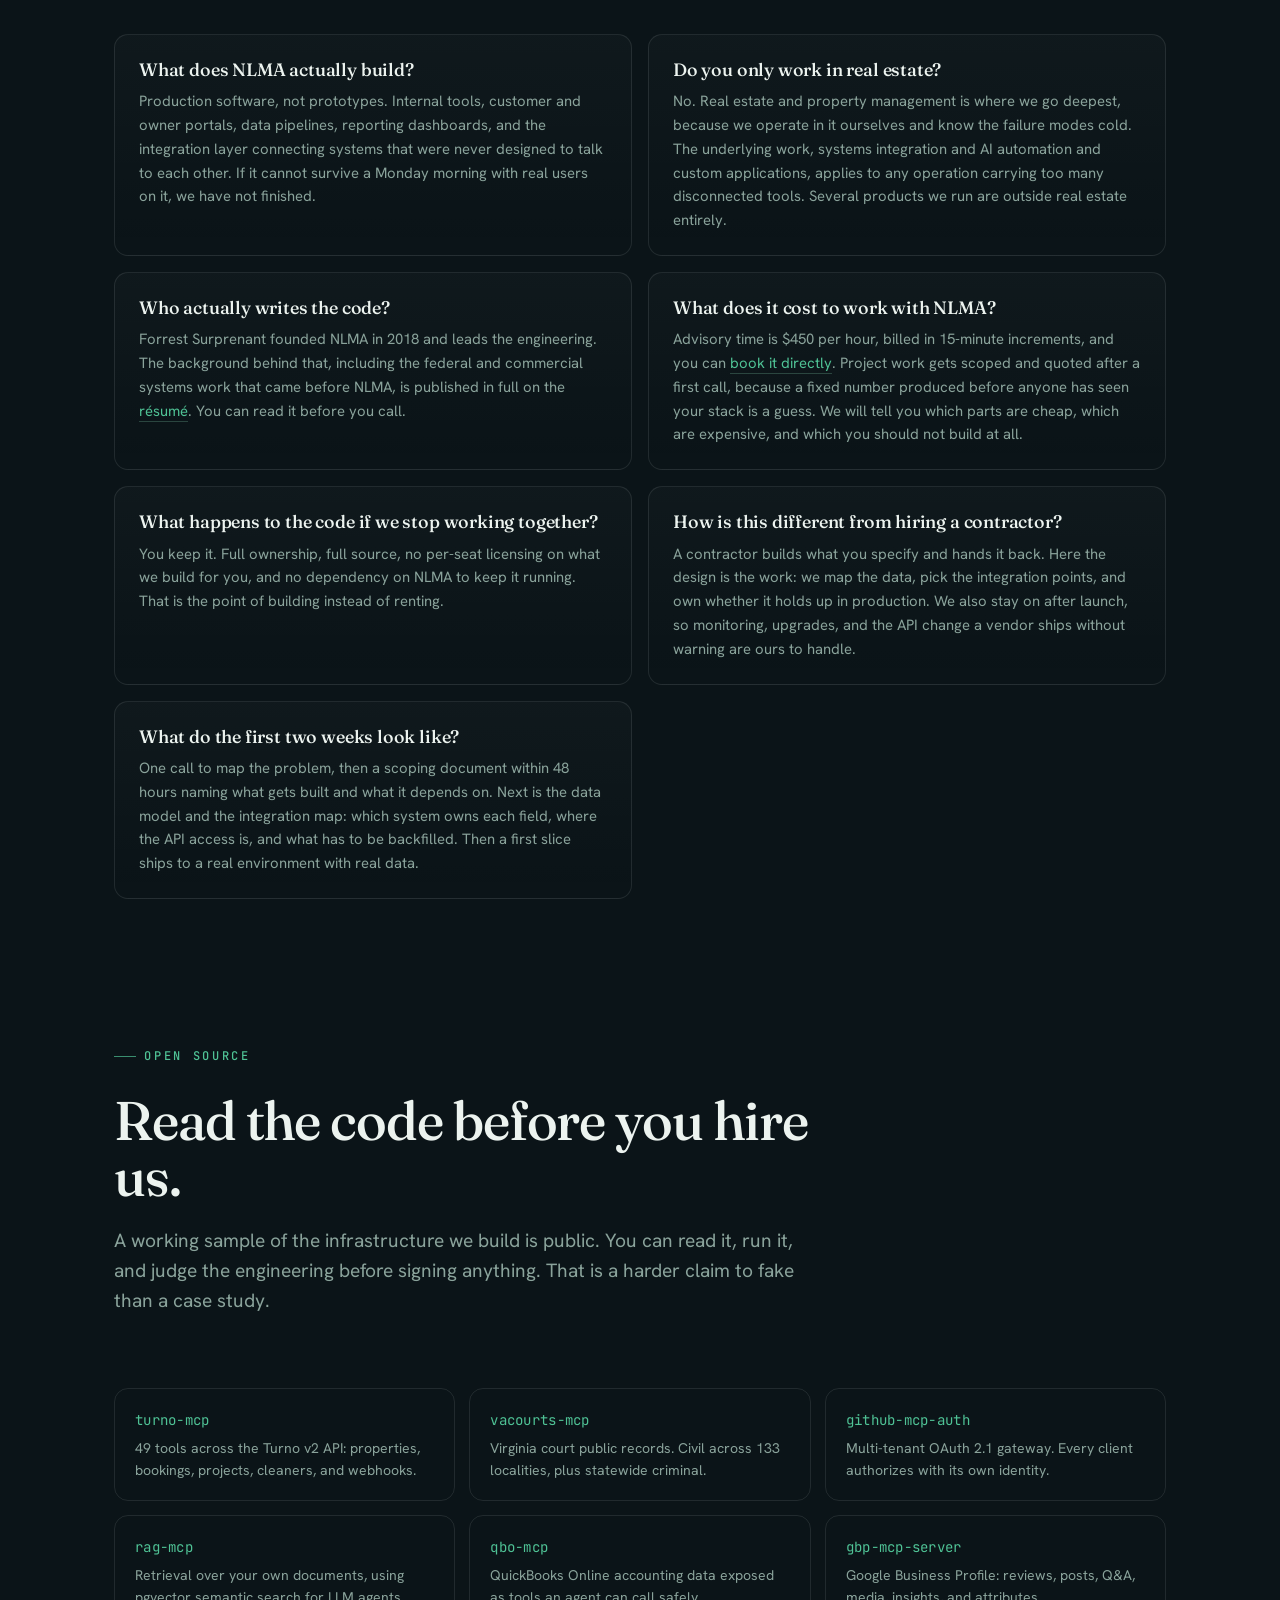
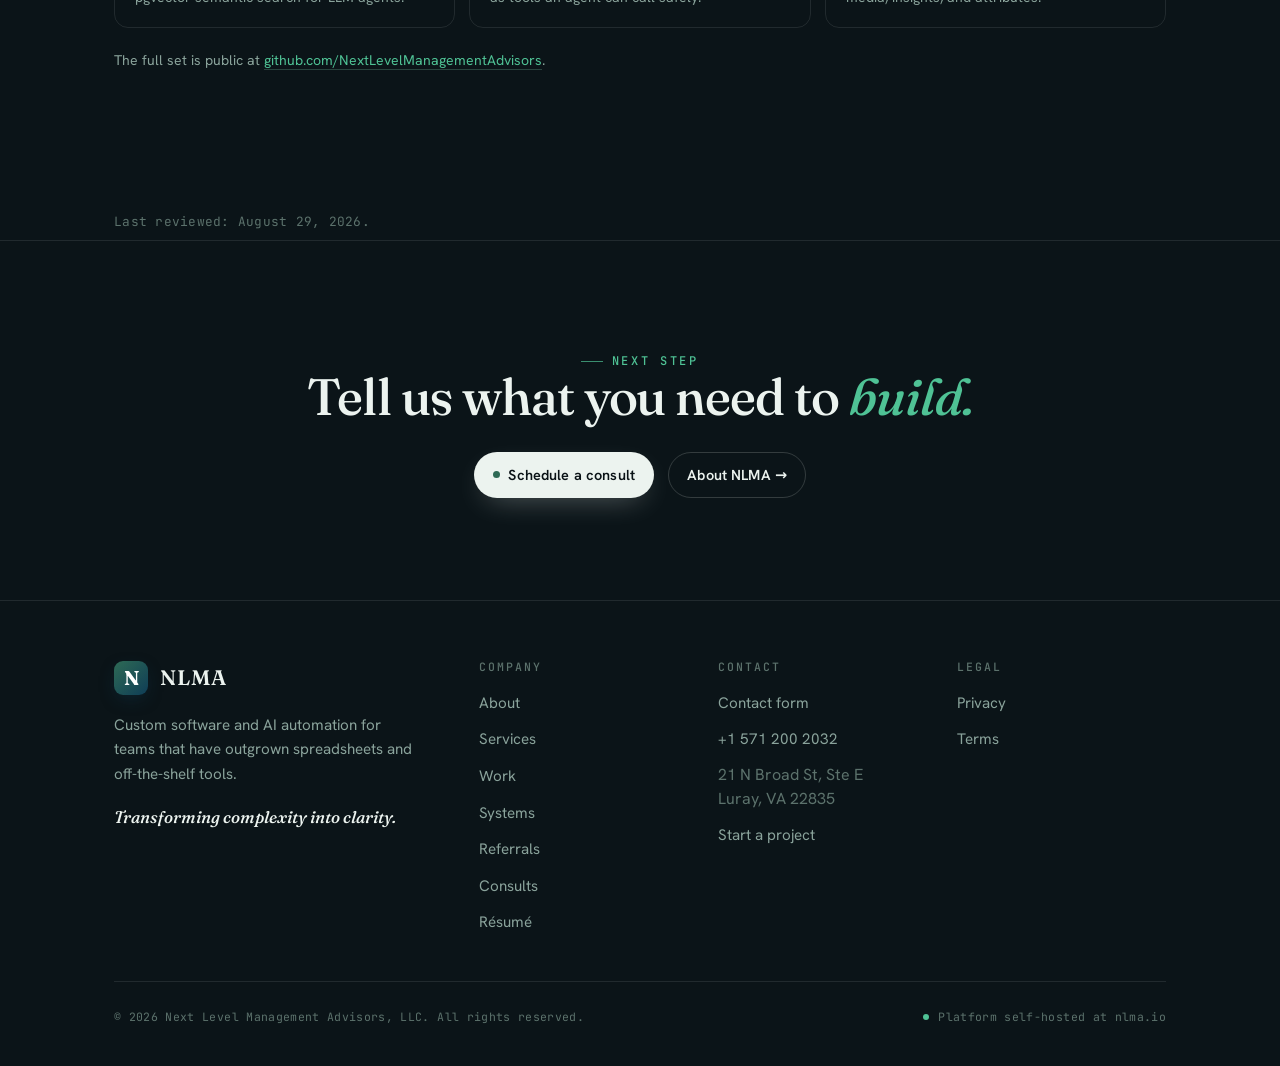
<file: services.html>
<!DOCTYPE html>
<html lang="en">
<head>
<meta charset="UTF-8" />
<meta name="viewport" content="width=device-width, initial-scale=1.0" />
<link rel="icon" href="/favicon.ico" sizes="any" />
<link rel="icon" href="/favicon.svg" type="image/svg+xml" />
<link rel="apple-touch-icon" href="/apple-touch-icon.png" />
<link rel="manifest" href="/site.webmanifest" />
<meta name="theme-color" content="#0B1418" />
<meta property="og:image" content="https://nlma.io/og-image.jpg" />
<meta property="og:image:width" content="1200" />
<meta property="og:image:height" content="630" />
<meta property="og:image:secure_url" content="https://nlma.io/og-image.jpg" />
<meta property="og:image:type" content="image/jpeg" />
<meta property="og:image:alt" content="NLMA - Systems that do the work" />
<meta name="twitter:card" content="summary_large_image" />
<meta name="twitter:title" content="What NLMA builds · NLMA" />
<meta name="twitter:description" content="Custom software, AI automation, and Model Context Protocol infrastructure for real estate and property management. Twenty public repos you can read first." />
<meta name="twitter:image" content="https://nlma.io/og-image.jpg" />
<meta property="og:title" content="What NLMA builds · NLMA" />
<meta property="og:description" content="Custom software, AI automation, and Model Context Protocol infrastructure for real estate and property management. Twenty public repos you can read first." />
<meta property="og:type" content="website" />
<meta property="og:url" content="https://nlma.io/services" />
<meta property="og:site_name" content="NLMA" />
<title>Services · NLMA · Next Level Management Advisors</title>
<meta name="description" content="Custom software, AI automation, and Model Context Protocol infrastructure for real estate and property management. Twenty public repos you can read first." />
<link rel="canonical" href="https://nlma.io/services" />
<link rel="preload" href="/fonts/fraunces-roman.woff2" as="font" type="font/woff2" crossorigin />
<link rel="preload" href="/fonts/hanken-grotesk.woff2" as="font" type="font/woff2" crossorigin />
<style>@font-face{font-family:'Fraunces';font-style:italic;font-weight:500 600;font-display:swap;src:url(/fonts/fraunces-italic.woff2) format('woff2');unicode-range:U+0000-00FF,U+0131,U+0152-0153,U+02BB-02BC,U+02C6,U+02DA,U+02DC,U+0304,U+0308,U+0329,U+2000-206F,U+20AC,U+2122,U+2191,U+2193,U+2212,U+2215,U+FEFF,U+FFFD;}@font-face{font-family:'Fraunces';font-style:normal;font-weight:400 700;font-display:swap;src:url(/fonts/fraunces-roman.woff2) format('woff2');unicode-range:U+0000-00FF,U+0131,U+0152-0153,U+02BB-02BC,U+02C6,U+02DA,U+02DC,U+0304,U+0308,U+0329,U+2000-206F,U+20AC,U+2122,U+2191,U+2193,U+2212,U+2215,U+FEFF,U+FFFD;}@font-face{font-family:'Hanken Grotesk';font-style:normal;font-weight:400 700;font-display:swap;src:url(/fonts/hanken-grotesk.woff2) format('woff2');unicode-range:U+0000-00FF,U+0131,U+0152-0153,U+02BB-02BC,U+02C6,U+02DA,U+02DC,U+0304,U+0308,U+0329,U+2000-206F,U+20AC,U+2122,U+2191,U+2193,U+2212,U+2215,U+FEFF,U+FFFD;}@font-face{font-family:'JetBrains Mono';font-style:normal;font-weight:400 700;font-display:swap;src:url(/fonts/jetbrains-mono.woff2) format('woff2');unicode-range:U+0000-00FF,U+0131,U+0152-0153,U+02BB-02BC,U+02C6,U+02DA,U+02DC,U+0304,U+0308,U+0329,U+2000-206F,U+20AC,U+2122,U+2191,U+2193,U+2212,U+2215,U+FEFF,U+FFFD;}</style>
<style>

/* ============================================================
   TOKENS
   ============================================================ */
:root{
  --ink:#0B1418;--ink-2:#0E1E28;--ink-3:#10212c;
  --ocean:#0F3D56;--pine:#2E6A55;--signal:#4FC295;--signal-dim:#2E6A55;
  --paper:#ECF3EF;--muted:#8AA39B;--faint:#5C726C;
  --line:rgba(236,243,239,.10);--line-2:rgba(236,243,239,.18);
  --grad:linear-gradient(135deg,#2E6A55 0%,#0F3D56 100%);
  --grad-soft:linear-gradient(135deg,rgba(46,106,85,.16),rgba(15,61,86,.16));
  --maxw:1180px;--gutter:clamp(20px,5vw,72px);--r:14px;
  --f-display:"Fraunces",Georgia,"Times New Roman",serif;
  --f-body:"Hanken Grotesk",system-ui,-apple-system,Segoe UI,Roboto,sans-serif;
  --f-mono:"JetBrains Mono",ui-monospace,SFMono-Regular,Menlo,monospace;
  --ease:cubic-bezier(.22,.61,.36,1);
}
*,*::before,*::after{box-sizing:border-box}
html{-webkit-text-size-adjust:100%;scroll-behavior:smooth}
@media (prefers-reduced-motion:reduce){html{scroll-behavior:auto}}
body{margin:0;background:var(--ink);color:var(--paper);
  font-family:var(--f-body);font-size:clamp(16px,1.05vw,17px);line-height:1.6;
  font-weight:400;-webkit-font-smoothing:antialiased;text-rendering:optimizeLegibility;overflow-x:hidden;}
img,svg{display:block;max-width:100%}
a{color:inherit;text-decoration:none}
button{font:inherit;color:inherit;cursor:pointer}
::selection{background:rgba(79,194,149,.28);color:#fff}
body::before{content:"";position:fixed;inset:0;z-index:-2;pointer-events:none;
  background:radial-gradient(1100px 700px at 78% -8%,rgba(15,61,86,.55),transparent 60%),
    radial-gradient(900px 600px at 0% 8%,rgba(46,106,85,.16),transparent 55%),var(--ink);}
body::after{content:"";position:fixed;inset:0;z-index:-1;pointer-events:none;opacity:.035;
  background-image:url("data:image/svg+xml,%3Csvg xmlns='http://www.w3.org/2000/svg' width='140' height='140'%3E%3Cfilter id='n'%3E%3CfeTurbulence type='fractalNoise' baseFrequency='.9' numOctaves='2'/%3E%3C/filter%3E%3Crect width='100%25' height='100%25' filter='url(%23n)'/%3E%3C/svg%3E");}
.wrap{max-width:var(--maxw);margin-inline:auto;padding-inline:var(--gutter)}
.eyebrow{font-family:var(--f-mono);font-size:12px;font-weight:500;letter-spacing:.22em;
  text-transform:uppercase;color:var(--signal);display:inline-flex;align-items:center;gap:.7em;}
.eyebrow::before{content:"";width:22px;height:1px;background:var(--signal);opacity:.7}
h1,h2,h3{font-family:var(--f-display);font-weight:500;line-height:1.03;letter-spacing:-.02em;margin:0}
h2{font-size:clamp(2rem,4.6vw,3.4rem)}
h3{font-size:clamp(1.3rem,2vw,1.55rem);line-height:1.12;letter-spacing:-.01em}
.lede{color:var(--muted);font-size:clamp(1.05rem,1.5vw,1.22rem);line-height:1.55;max-width:62ch}
/* HEADER */
.site-head{position:fixed;top:0;left:0;right:0;z-index:60;
  transition:background .4s var(--ease),border-color .4s,backdrop-filter .4s;border-bottom:1px solid transparent;}
.site-head.scrolled{background:rgba(8,16,20,.72);backdrop-filter:blur(14px) saturate(140%);
  -webkit-backdrop-filter:blur(14px) saturate(140%);border-bottom-color:var(--line);}
.head-row{display:flex;align-items:center;justify-content:space-between;height:72px}
.brand{display:flex;align-items:center;gap:12px}
.brand .tile{width:34px;height:34px;border-radius:9px;background:var(--grad);
  display:grid;place-items:center;flex:none;box-shadow:0 6px 20px -8px rgba(15,61,86,.9)}
.brand .tile span{font-family:var(--f-display);font-weight:700;font-size:20px;color:#fff;line-height:1}
.brand .word{font-family:var(--f-display);font-weight:600;font-size:21px;letter-spacing:.04em}
.brand .word b{font-weight:600}
.nav{display:flex;align-items:center;gap:clamp(18px,2.4vw,36px)}
.nav a{font-size:14.5px;color:var(--muted);transition:color .25s;position:relative;padding:4px 0}
.nav a::after{content:"";position:absolute;left:0;bottom:-2px;height:1px;width:0;background:var(--signal);transition:width .3s var(--ease)}
.nav a:hover{color:var(--paper)}
.nav a:hover::after,.nav a[aria-current="page"]::after{width:100%}
.nav a[aria-current="page"]{color:var(--paper)}
.btn{display:inline-flex;align-items:center;gap:.6em;border-radius:999px;
  padding:.72em 1.25em;font-weight:600;font-size:14.5px;letter-spacing:.01em;
  border:1px solid transparent;transition:transform .25s var(--ease),box-shadow .3s,background .3s,border-color .3s;white-space:nowrap;}
.btn-primary{background:var(--paper);color:#0A1216;box-shadow:0 10px 30px -12px rgba(236,243,239,.4)}
.btn-primary .dot{width:7px;height:7px;border-radius:50%;background:var(--pine);transition:background .3s,box-shadow .3s}
.btn-primary:hover{transform:translateY(-2px)}
.btn-primary:hover .dot{background:var(--signal);box-shadow:0 0 0 4px rgba(79,194,149,.25)}
.btn-ghost{border-color:var(--line-2);color:var(--paper);background:transparent}
.btn-ghost:hover{border-color:var(--signal);background:rgba(79,194,149,.08);transform:translateY(-2px)}
.head-cta{display:flex;align-items:center;gap:14px}
.menu-toggle{display:none;width:42px;height:42px;border-radius:10px;border:1px solid var(--line-2);
  background:rgba(236,243,239,.03);align-items:center;justify-content:center}
.menu-toggle span,.menu-toggle span::before,.menu-toggle span::after{
  content:"";display:block;width:18px;height:1.5px;background:var(--paper);transition:.3s var(--ease)}
.menu-toggle span::before{transform:translateY(-6px)}
.menu-toggle span::after{transform:translateY(4.5px)}
body.menu-open .menu-toggle span{background:transparent}
body.menu-open .menu-toggle span::before{transform:rotate(45deg)}
body.menu-open .menu-toggle span::after{transform:rotate(-45deg) translateY(-1.5px)}
/* SECTION RHYTHM */
.section{padding-block:clamp(84px,11vw,140px);position:relative}
.section-head{max-width:760px;margin-bottom:clamp(40px,6vw,72px)}
.section-head h2{margin-top:.5em}
.section-head .lede{margin-top:1.1em}
/* CAP GRID */
.cap-grid{display:grid;grid-template-columns:repeat(2,1fr);gap:18px}
.cap{position:relative;border:1px solid var(--line);border-radius:var(--r);
  padding:34px 30px 30px;background:linear-gradient(180deg,rgba(236,243,239,.025),rgba(236,243,239,0));
  overflow:hidden;transition:transform .4s var(--ease),border-color .4s,background .4s;}
.cap::before{content:"";position:absolute;inset:-40% 50% 50% -40%;
  background:radial-gradient(circle,rgba(79,194,149,.16),transparent 70%);opacity:0;transition:opacity .5s var(--ease)}
.cap:hover{transform:translateY(-4px);border-color:var(--line-2);background:linear-gradient(180deg,rgba(236,243,239,.04),rgba(236,243,239,0))}
.cap:hover::before{opacity:1}
.cap .key{font-family:var(--f-mono);font-size:12px;color:var(--signal);letter-spacing:.14em;text-transform:uppercase}
.cap h3{margin:16px 0 12px}
.cap p{color:var(--muted);font-size:.98rem;margin:0;position:relative}
.cap .mark{position:absolute;top:28px;right:28px;color:var(--faint);transition:color .4s,transform .4s var(--ease)}
.cap:hover .mark{color:var(--signal);transform:translate(2px,-2px)}
/* CHIPS */
.chips{display:flex;flex-wrap:wrap;gap:7px;margin-top:14px}
.proof{margin:14px 0 0;font-size:.88rem;color:var(--muted);line-height:1.55}
.proof a{color:var(--signal);text-decoration:none;border-bottom:1px solid rgba(122,194,161,.28)}
.proof a:hover{border-bottom-color:var(--signal)}
.chip{font-family:var(--f-mono);font-size:12px;color:var(--muted);padding:5px 10px;border-radius:7px;
  border:1px solid var(--line);background:rgba(11,20,24,.4);transition:.3s var(--ease);cursor:default;white-space:nowrap}
.chip:hover{color:var(--paper);border-color:var(--signal);background:rgba(79,194,149,.08);transform:translateY(-2px)}
/* CONTACT / FORM */
.contact-panel{border:1px solid var(--line);border-radius:24px;overflow:hidden;
  display:grid;grid-template-columns:1.05fr .95fr;
  background:linear-gradient(135deg,rgba(46,106,85,.14),rgba(15,61,86,.18));}
.contact-left{padding:clamp(38px,5vw,60px)}
.contact-left h2{font-size:clamp(2rem,4.4vw,3.1rem)}
.contact-left h2 .it{font-style:italic}
.reach{margin-top:34px;display:flex;flex-direction:column;gap:6px}
.reach a{font-family:var(--f-display);font-size:clamp(1.3rem,2.4vw,1.9rem);font-weight:500;
  display:inline-flex;align-items:center;gap:.4em;width:fit-content;position:relative}
.reach a .u{position:absolute;left:0;bottom:1px;height:2px;width:0;background:var(--signal);transition:width .35s var(--ease)}
.reach a:hover .u{width:100%}
.reach .k{font-family:var(--f-mono);font-size:11px;letter-spacing:.18em;text-transform:uppercase;
  color:var(--faint);display:block;margin-bottom:4px}
.reach .meta{margin-top:30px;font-family:var(--f-mono);font-size:12px;color:var(--faint);letter-spacing:.04em;line-height:1.8}
.form{padding:clamp(34px,4.5vw,52px);background:rgba(8,16,20,.5);border-left:1px solid var(--line);display:flex;flex-direction:column;gap:16px}
.form .fhead{font-family:var(--f-mono);font-size:11.5px;letter-spacing:.18em;text-transform:uppercase;color:var(--muted);margin-bottom:4px}
.field{display:flex;flex-direction:column;gap:7px}
.field label{font-size:13px;color:var(--muted)}
.field input,.field textarea{background:rgba(236,243,239,.04);border:1px solid var(--line-2);border-radius:10px;color:var(--paper);
  padding:12px 14px;font:inherit;font-size:15px;transition:border-color .3s,background .3s;resize:vertical}
.field input:focus,.field textarea:focus{outline:none;border-color:var(--signal);background:rgba(79,194,149,.06)}
.field input::placeholder,.field textarea::placeholder{color:var(--faint)}
.form .btn-primary{justify-content:center;margin-top:6px}
/* FOOTER */
.foot{border-top:1px solid var(--line);padding-block:60px 40px}
.foot-top{display:grid;grid-template-columns:1.6fr 1fr 1fr 1fr;gap:30px;padding-bottom:46px;border-bottom:1px solid var(--line)}
.foot .blurb{color:var(--muted);font-size:.95rem;max-width:34ch;margin:18px 0 0}
.foot .tagline{font-family:var(--f-display);font-style:italic;color:var(--paper);font-size:1.05rem;margin-top:18px}
.foot h3{font-family:var(--f-mono);font-size:11.5px;letter-spacing:.18em;text-transform:uppercase;color:var(--faint);font-weight:500;margin:0 0 16px}
.foot ul{list-style:none;margin:0;padding:0;display:flex;flex-direction:column;gap:11px}
.foot ul a{color:var(--muted);font-size:.95rem;transition:color .25s}
.foot ul a:hover{color:var(--signal)}
.foot-bot{display:flex;align-items:center;justify-content:space-between;gap:20px;padding-top:26px;flex-wrap:wrap}
.foot-bot p{margin:0;font-family:var(--f-mono);font-size:11.5px;color:var(--faint);letter-spacing:.03em}
.foot-bot .sysline{display:inline-flex;align-items:center;gap:9px}
.foot-bot .sysline i{width:6px;height:6px;border-radius:50%;background:var(--signal);font-style:normal;animation:beat 2.4s var(--ease) infinite}
@keyframes beat{0%{box-shadow:0 0 0 0 rgba(79,194,149,.55)}70%{box-shadow:0 0 0 9px rgba(79,194,149,0)}100%{box-shadow:0 0 0 0 rgba(79,194,149,0)}}
/* REVEAL */
.reveal{opacity:0;transform:translateY(26px);transition:opacity .8s var(--ease),transform .8s var(--ease)}
.reveal.in{opacity:1;transform:none}
.reveal[data-d="1"]{transition-delay:.08s}
.reveal[data-d="2"]{transition-delay:.16s}
.reveal[data-d="3"]{transition-delay:.24s}
.reveal[data-d="4"]{transition-delay:.32s}
.reveal[data-d="5"]{transition-delay:.40s}
a:focus-visible,button:focus-visible,input:focus-visible,textarea:focus-visible{
  outline:2px solid var(--signal);outline-offset:3px;border-radius:6px}
@media (max-width:960px){
  .nav,.head-cta .btn{display:none}
  .menu-toggle{display:flex}
  .head-cta{gap:0}
  .mobile-nav{position:fixed;inset:72px 0 0;z-index:55;background:rgba(8,15,19,.97);
    backdrop-filter:blur(16px);-webkit-backdrop-filter:blur(16px);
    display:flex;flex-direction:column;gap:6px;padding:30px var(--gutter);
    transform:translateY(-12px);opacity:0;pointer-events:none;transition:opacity .35s var(--ease),transform .35s var(--ease)}
  body.menu-open .mobile-nav{opacity:1;transform:none;pointer-events:auto}
  .mobile-nav a{font-family:var(--f-display);font-size:1.7rem;color:var(--paper);padding:14px 0;border-bottom:1px solid var(--line)}
  .mobile-nav .btn{margin-top:22px;justify-content:center;font-size:16px;padding:1em}
  .mobile-nav .btn-primary{color:#0A1216}
  .cap-grid{grid-template-columns:1fr}
  .contact-panel{grid-template-columns:1fr}
  .form{border-left:none;border-top:1px solid var(--line)}
  .foot-top{grid-template-columns:1fr 1fr}
  .foot .brandcol{grid-column:1 / -1}
}
@media (max-width:560px){
  .foot-top{grid-template-columns:1fr}
}
.mobile-nav{display:none}
@media (max-width:960px){.mobile-nav{display:flex}}
@media (prefers-reduced-motion:reduce){
  .reveal{opacity:1;transform:none;transition:none}
  .foot-bot .sysline i{animation:none}
}


.page-hero{padding-top:160px;padding-bottom:80px}
.page-hero .eyebrow{margin-bottom:28px}
.page-hero h1{font-size:clamp(2.8rem,6.4vw,5rem);max-width:20ch}
.page-hero h1 .it{font-style:italic;color:var(--signal)}
.page-hero .lede{margin-top:28px;max-width:54ch}
/* service cards — full width with chips */
.svc-list{display:flex;flex-direction:column;gap:2px}
.svc{border:1px solid var(--line);border-radius:var(--r);padding:38px 36px;
  background:linear-gradient(180deg,rgba(236,243,239,.022),rgba(236,243,239,0));
  transition:border-color .35s,background .35s,transform .35s var(--ease);position:relative;overflow:hidden}
.svc::before{content:"";position:absolute;inset:0 60% 0 -20%;
  background:radial-gradient(circle at left center,rgba(79,194,149,.08),transparent 60%);
  opacity:0;transition:opacity .5s var(--ease)}
.svc:hover{border-color:var(--line-2);background:linear-gradient(180deg,rgba(236,243,239,.04),rgba(236,243,239,0));transform:translateX(4px)}
.svc:hover::before{opacity:1}
.svc-inner{display:grid;grid-template-columns:2fr 3fr;gap:clamp(24px,4vw,60px);align-items:start}
.svc .key{font-family:var(--f-mono);font-size:12px;color:var(--signal);letter-spacing:.14em;text-transform:uppercase;margin-bottom:14px}
.svc h3{font-size:clamp(1.3rem,2.2vw,1.65rem);margin:0 0 0}
.svc .idx{font-family:var(--f-display);font-size:3.2rem;font-weight:500;color:transparent;
  -webkit-text-stroke:1px var(--line-2);line-height:1;float:right;margin-left:16px;transition:-webkit-text-stroke-color .4s}
.svc:hover .idx{-webkit-text-stroke-color:rgba(79,194,149,.4)}
.svc .desc{color:var(--muted);line-height:1.7;margin:0 0 16px;font-size:.97rem}
/* process strip */
.process{display:grid;grid-template-columns:repeat(4,1fr);gap:0;border-top:1px solid var(--line)}
.step{padding:34px 26px 30px;border-bottom:1px solid var(--line);position:relative}
.step+.step{border-left:1px solid var(--line)}
.step .no{font-family:var(--f-display);font-size:2.7rem;font-weight:500;color:transparent;
  -webkit-text-stroke:1px var(--line-2);line-height:1;transition:-webkit-text-stroke-color .4s,color .4s}
.step:hover .no{color:rgba(79,194,149,.14);-webkit-text-stroke-color:var(--signal)}
.step h3{font-size:1.18rem;margin:18px 0 9px}
.step p{color:var(--muted);font-size:.94rem;margin:0}
.step .bar{position:absolute;left:0;bottom:-1px;height:2px;width:0;background:var(--signal);transition:width .5s var(--ease)}
.step:hover .bar{width:100%}
/* cta strip */
.cta-strip{text-align:center;padding-block:clamp(60px,8vw,110px);border-top:1px solid var(--line)}
.cta-strip h2{font-size:clamp(2rem,4.2vw,3.2rem);margin-bottom:28px}
.cta-strip h2 .it{font-style:italic;color:var(--signal)}
.cta-strip .btns{display:flex;justify-content:center;gap:14px;flex-wrap:wrap}
@media(max-width:960px){
  .svc-inner{grid-template-columns:1fr}
  .process{grid-template-columns:1fr 1fr}
  .step:nth-child(odd){border-left:none}
  .step:nth-child(3),.step:nth-child(4){border-top:1px solid var(--line)}
}
@media(max-width:560px){
  .process{grid-template-columns:1fr}
  .step+.step{border-left:none}
  .step{border-top:1px solid var(--line)}
  .step:first-child{border-top:none}
  .svc{padding:28px 22px}
}


.qa{display:grid;grid-template-columns:repeat(2,1fr);gap:16px}
.qa-item{border:1px solid var(--line);border-radius:var(--r);padding:24px 24px 22px;
  background:linear-gradient(180deg,rgba(236,243,239,.022),rgba(236,243,239,0))}
.qa-item h3{font-family:var(--f-display);font-size:1.12rem;color:var(--paper);margin:0 0 9px;line-height:1.25}
.qa-item p{color:var(--muted);font-size:.93rem;line-height:1.6;margin:0}
.qa-item a{color:var(--signal);text-decoration:none;border-bottom:1px solid rgba(122,194,161,.28)}
.qa-item a:hover{border-bottom-color:var(--signal)}
.oss{display:grid;grid-template-columns:repeat(3,1fr);gap:14px}
.oss-item{border:1px solid var(--line);border-radius:var(--r);padding:20px 20px 18px;
  display:flex;flex-direction:column;gap:7px;transition:border-color .35s,transform .35s var(--ease)}
.oss-item:hover{border-color:var(--line-2);transform:translateY(-3px)}
.oss-name{font-family:var(--f-mono);font-size:.88rem;color:var(--signal);letter-spacing:.02em}
.oss-item p{color:var(--muted);font-size:.88rem;line-height:1.55;margin:0}
@media(max-width:900px){.qa{grid-template-columns:1fr}.oss{grid-template-columns:1fr}}

.reviewed-stamp{margin:0 0 8px;color:var(--faint);font-size:.8rem;font-family:var(--f-mono);letter-spacing:.02em}
</style>
<noscript><style>.reveal{opacity:1 !important;transform:none !important}[data-boot]{opacity:1 !important}</style></noscript>
<script type="application/ld+json">
{"@context":"https://schema.org","@type":"ProfessionalService","@id":"https://nlma.io/#organization","name":"Next Level Management Advisors","alternateName":"NLMA","url":"https://nlma.io","logo":"https://nlma.io/icon-512.png","image":"https://nlma.io/og-image.jpg","sameAs":["https://github.com/NextLevelManagementAdvisors"],"email":"info@nlma.io","telephone":"+1-571-200-2032","address":{"@type":"PostalAddress","streetAddress":"21 N Broad St, Ste E","addressLocality":"Luray","addressRegion":"VA","postalCode":"22835","addressCountry":"US"},"areaServed":"US","description":"Custom software and AI automation that turns operational complexity into systems that run themselves.","founder":{"@type":"Person","@id":"https://nlma.io/#person","name":"Forrest Surprenant"}}
</script>
<script type="application/ld+json">
{"@context":"https://schema.org","@type":"BreadcrumbList","itemListElement":[{"@type":"ListItem","position":1,"name":"Home","item":"https://nlma.io/"},{"@type":"ListItem","position":2,"name":"Services","item":"https://nlma.io/services"}]}
</script>
</head>
<body>

<header class="site-head" id="head">
  <div class="wrap head-row">
    <a class="brand" href="/" aria-label="NLMA home">
      <span class="tile"><span>N</span></span>
      <span class="word"><b>NLMA</b></span>
    </a>
    <nav class="nav" aria-label="Primary">
      <a href="/about">About</a>
      <a href="/services" aria-current="page">Services</a>
      <a href="/portfolio">Work</a>
      <a href="/#systems">Systems</a>
      <a href="/referrals">Referrals</a>
      <a href="/consults">Consults</a>
      <a href="/contact">Contact</a>
    </nav>
    <div class="head-cta">
      <a class="btn btn-primary" href="/consults"><span class="dot"></span>Schedule a consult</a>
      <button class="menu-toggle" id="menuToggle" aria-label="Open menu" aria-expanded="false"><span></span></button>
    </div>
  </div>
</header>

<nav class="mobile-nav" id="mobileNav" aria-label="Mobile">
  <a href="/about">About</a>
  <a href="/services">Services</a>
  <a href="/portfolio">Work</a>
  <a href="/#systems">Systems</a>
  <a href="/referrals">Referrals</a>
  <a href="/consults">Consults</a>
  <a href="/contact">Contact</a>
  <a class="btn btn-primary" href="/consults"><span class="dot"></span>Schedule a consult</a>
</nav>

<main>

<!-- PAGE HERO -->
<section class="page-hero section">
  <div class="wrap">
    <span class="eyebrow">What we build</span>
    <h1>End-to-end systems <span class="it">engineering.</span></h1>
    <p class="lede">From blank canvas to production infrastructure. We design, build, and operate the software that replaces the glue code, manual work, and off-the-shelf compromises slowing your team down, with a concentrated specialization in real estate and property management.</p>
  </div>
</section>

<!-- SERVICE LIST -->
<section class="section" style="padding-top:0">
  <div class="wrap">
    <div class="section-head reveal">
      <span class="eyebrow">What we do</span>
      <h2>Five services, one operator.</h2>
      <p class="lede">Each one is something we run in production, not a capability we list. Most engagements start with one and grow into the next.</p>
    </div>
    <div class="svc-list">

      <div class="svc reveal">
        <div class="svc-inner">
          <div>
            <p class="key">01 · Core</p>
            <h3>Custom Software Development</h3>
          </div>
          <div>
            <p class="desc">We build production-grade internal tools, customer portals, data pipelines, and full-stack applications. No templates, no off-the-shelf compromises. Every project starts with what the business actually needs and works backward to the code. The data model comes first, because a bad schema is expensive to unwind later. Apps ship in Docker behind nginx with TLS, on servers you own.</p>
            <div class="chips">
              <span class="chip">Internal tools</span><span class="chip">Customer portals</span>
              <span class="chip">REST &amp; GraphQL APIs</span><span class="chip">Data pipelines</span>
              <span class="chip">Reporting dashboards</span><span class="chip">Document generation</span>
            </div>
            <p class="proof">Shipped: <a href="/portfolio">FieldFlow, LoanServ, and HostCart</a>, all running in production today.</p>
          </div>
        </div>
      </div>

      <div class="svc reveal" data-d="1">
        <div class="svc-inner">
          <div>
            <p class="key">02 · AI</p>
            <h3>AI Automation &amp; Agent Orchestration</h3>
          </div>
          <div>
            <p class="desc">We design and deploy LLM-powered workflows that run in production: inbox triage, document processing, decision routing, multi-step agents with real tool access. We specialize in Model Context Protocol (MCP) infrastructure that connects AI to your live business systems. An MCP server turns an API into scoped, typed tools an agent can call. You decide which tools exist, so the agent cannot reach past them. Every call is authorized per tenant, logged, and rate limited.</p>
            <div class="chips">
              <span class="chip">LLM workflow design</span><span class="chip">MCP server development</span>
              <span class="chip">Autonomous agents</span><span class="chip">Inbox &amp; comms triage</span>
              <span class="chip">Document AI</span><span class="chip">claude-hub automation</span>
            </div>
            <p class="proof">Public code: <a href="https://github.com/NextLevelManagementAdvisors/vin-mcp" target="_blank" rel="noopener">vin-mcp</a>, <a href="https://github.com/NextLevelManagementAdvisors/rag-mcp" target="_blank" rel="noopener">rag-mcp</a>, and <a href="https://github.com/NextLevelManagementAdvisors/github-mcp-auth" target="_blank" rel="noopener">github-mcp-auth</a>, a multi-tenant OAuth 2.1 gateway.</p>
          </div>
        </div>
      </div>

      <div class="svc reveal" data-d="2">
        <div class="svc-inner">
          <div>
            <p class="key">03 · Property tech</p>
            <h3>Property Management Technology</h3>
          </div>
          <div>
            <p class="desc">Deep integrations across the STR/LTR/MTR property management stack. We extend and connect platforms that do not talk to each other by default, build owner-facing portals, automate financial workflows, and eliminate the manual reconciliation that eats your team's time. Most of the work is in the seams. A booking channel, a trust account, and the ledger each hold a piece of the same dollar, and none of them agree on the date. We match on stable keys, never on amounts.</p>
            <div class="chips">
              <span class="chip">Guesty</span><span class="chip">DoorLoop</span>
              <span class="chip">Baselane</span><span class="chip">Turno</span>
              <span class="chip">Airbnb / VRBO</span><span class="chip">Owner portals</span>
              <span class="chip">STR compliance</span><span class="chip">Booking automation</span>
            </div>
            <p class="proof">Public code: <a href="https://github.com/NextLevelManagementAdvisors/turno-mcp" target="_blank" rel="noopener">turno-mcp</a> (49 tools against the Turno v2 API) and <a href="https://github.com/NextLevelManagementAdvisors/hospitable-mcp" target="_blank" rel="noopener">hospitable-mcp</a>. See <a href="/portfolio">the STR and LTR case studies</a>.</p>
          </div>
        </div>
      </div>

      <div class="svc reveal" data-d="3">
        <div class="svc-inner">
          <div>
            <p class="key">04 · Infrastructure</p>
            <h3>Business Systems Integration</h3>
          </div>
          <div>
            <p class="desc">We build the connective tissue between the SaaS tools you already pay for: API orchestration, event-driven sync, webhook pipelines, and custom middleware that turns siloed tools into a coherent system. Where a platform sends webhooks, we listen and sync on the event. Where it does not, we poll on a schedule and track a cursor. Either way a write carries an idempotency key, so a retry cannot post the same charge twice.</p>
            <div class="chips">
              <span class="chip">API orchestration</span><span class="chip">Webhook pipelines</span>
              <span class="chip">QuickBooks Online</span><span class="chip">Google Workspace</span>
              <span class="chip">DocuSeal / e-sign</span><span class="chip">Twilio / SMS</span>
              <span class="chip">n8n automation</span><span class="chip">Self-hosted MCP</span>
            </div>
            <p class="proof">Public code: <a href="https://github.com/NextLevelManagementAdvisors/qbo-mcp" target="_blank" rel="noopener">qbo-mcp</a>, <a href="https://github.com/NextLevelManagementAdvisors/lob-mcp" target="_blank" rel="noopener">lob-mcp</a>, and <a href="https://github.com/NextLevelManagementAdvisors/n8n-google-signin" target="_blank" rel="noopener">n8n-google-signin</a>.</p>
          </div>
        </div>
      </div>

      <div class="svc reveal" data-d="4">
        <div class="svc-inner">
          <div>
            <p class="key">05 · Advisory</p>
            <h3>Consulting &amp; Technology Strategy</h3>
          </div>
          <div>
            <p class="desc">Fractional CTO and systems-design work for teams that need senior technical guidance without a full-time hire. We audit your current stack, identify bottlenecks, map the build-vs-buy decision, and produce a roadmap you can actually execute against. The audit is concrete: which system holds which data, where the API access is, and what each hand-off costs in hours. We also name what you should not build, because a bought tool is often cheaper.</p>
            <div class="chips">
              <span class="chip">Tech stack audit</span><span class="chip">Process mapping</span>
              <span class="chip">Build vs buy analysis</span><span class="chip">Fractional CTO</span>
              <span class="chip">Implementation roadmap</span><span class="chip">Vendor selection</span>
            </div>
            <p class="proof">Start with a <a href="/consults">paid consult</a> at $450/hour, billed in 15-minute increments.</p>
          </div>
        </div>
      </div>

    </div>
  </div>
</section>

<!-- HOW WE WORK -->
<section class="section">
  <div class="wrap">
    <div class="section-head reveal">
      <span class="eyebrow">How we work</span>
      <h2>From brief to production, fast.</h2>
      <p class="lede">We keep the process lean. No discovery theater, no six-week scoping cycles.</p>
    </div>
    <div class="process">
      <div class="step reveal">
        <div class="no">01</div>
        <h3>Brief &amp; scope</h3>
        <p>One call. We map the problem, define the outcome, and decide what to build first. Scoping doc in 48 hours.</p>
        <span class="bar"></span>
      </div>
      <div class="step reveal" data-d="1">
        <div class="no">02</div>
        <h3>Design &amp; architect</h3>
        <p>System design, data model, integration map. We validate assumptions before writing production code.</p>
        <span class="bar"></span>
      </div>
      <div class="step reveal" data-d="2">
        <div class="no">03</div>
        <h3>Build &amp; iterate</h3>
        <p>Staged delivery in real environments. You see working software early and often, not a big-bang launch.</p>
        <span class="bar"></span>
      </div>
      <div class="step reveal" data-d="3">
        <div class="no">04</div>
        <h3>Operate &amp; evolve</h3>
        <p>We stay engaged. Monitoring, incident response, feature additions as your business changes.</p>
        <span class="bar"></span>
      </div>
    </div>
  </div>
</section>


<!-- HOW AN INTEGRATION IS BUILT -->
<section class="section" style="padding-top:0">
  <div class="wrap">
    <div class="section-head reveal">
      <span class="eyebrow">Under the hood</span>
      <h2>How an integration is <span class="it">actually built.</span></h2>
      <p class="lede">The word integration hides a lot of decisions. Here is what actually gets built, where it runs, and what happens when a system on the other end misbehaves.</p>
    </div>
    <div class="qa">
      <div class="qa-item reveal">
        <h3>What is inside an MCP server</h3>
        <p>An MCP server is a thin, typed layer over an API you already pay for. Each tool has a schema: named inputs, checked types, one job. The agent sees that list and nothing else. The Turno v2 API becomes 49 tools in <a href="https://github.com/NextLevelManagementAdvisors/turno-mcp" target="_blank" rel="noopener">turno-mcp</a>. Adding a tool is a deliberate act, and so is leaving one out.</p>
      </div>
      <div class="qa-item reveal" data-d="1">
        <h3>What per-tenant authorization means</h3>
        <p>Each client signs in with its own identity over OAuth 2.1 and gets its own token. That token maps to one tenant, and the tenant maps to one set of credentials held on our server. Your keys never reach the agent. Two clients on one server cannot read each other's data, because the lookup happens before the call is made.</p>
      </div>
      <div class="qa-item reveal" data-d="2">
        <h3>Where it runs, and how it is watched</h3>
        <p>Each server runs in Docker on infrastructure we own, behind nginx with TLS. Calls are rate limited per tenant, so one runaway agent cannot burn an API quota for everyone. Writes are logged with the caller, the arguments, and the result. A deploy is a git pull and a health check, with an automatic rollback if the check fails.</p>
      </div>
      <div class="qa-item reveal" data-d="3">
        <h3>What actually breaks in a property data pipeline</h3>
        <p>Webhooks arrive twice, out of order, or not at all. A retry with no idempotency key charges a card a second time. A rate-limited call that returns an empty list looks exactly like a day with no bookings, so a naive sync deletes real records. We make every write replayable, key it, and fail loudly rather than quietly.</p>
      </div>
    </div>
  </div>
</section>

<!-- QUESTIONS -->
<section class="section" style="padding-top:0">
  <div class="wrap">
    <div class="section-head reveal">
      <span class="eyebrow">Before the first call</span>
      <h2>Questions we get <span class="it">every time.</span></h2>
      <p class="lede">Short, direct answers, so you can decide whether we are a fit before spending money on a consult.</p>
    </div>
    <div class="qa">
      <div class="qa-item reveal">
        <h3>What does NLMA actually build?</h3>
        <p>Production software, not prototypes. Internal tools, customer and owner portals, data pipelines, reporting dashboards, and the integration layer connecting systems that were never designed to talk to each other. If it cannot survive a Monday morning with real users on it, we have not finished.</p>
      </div>
      <div class="qa-item reveal" data-d="1">
        <h3>Do you only work in real estate?</h3>
        <p>No. Real estate and property management is where we go deepest, because we operate in it ourselves and know the failure modes cold. The underlying work, systems integration and AI automation and custom applications, applies to any operation carrying too many disconnected tools. Several products we run are outside real estate entirely.</p>
      </div>
      <div class="qa-item reveal" data-d="2">
        <h3>Who actually writes the code?</h3>
        <p>Forrest Surprenant founded NLMA in 2018 and leads the engineering. The background behind that, including the federal and commercial systems work that came before NLMA, is published in full on the <a href="/resume">r&eacute;sum&eacute;</a>. You can read it before you call.</p>
      </div>
      <div class="qa-item reveal">
        <h3>What does it cost to work with NLMA?</h3>
        <p>Advisory time is $450 per hour, billed in 15-minute increments, and you can <a href="/consults">book it directly</a>. Project work gets scoped and quoted after a first call, because a fixed number produced before anyone has seen your stack is a guess. We will tell you which parts are cheap, which are expensive, and which you should not build at all.</p>
      </div>
      <div class="qa-item reveal" data-d="1">
        <h3>What happens to the code if we stop working together?</h3>
        <p>You keep it. Full ownership, full source, no per-seat licensing on what we build for you, and no dependency on NLMA to keep it running. That is the point of building instead of renting.</p>
      </div>
      <div class="qa-item reveal" data-d="2">
        <h3>How is this different from hiring a contractor?</h3>
        <p>A contractor builds what you specify and hands it back. Here the design is the work: we map the data, pick the integration points, and own whether it holds up in production. We also stay on after launch, so monitoring, upgrades, and the API change a vendor ships without warning are ours to handle.</p>
      </div>
      <div class="qa-item reveal">
        <h3>What do the first two weeks look like?</h3>
        <p>One call to map the problem, then a scoping document within 48 hours naming what gets built and what it depends on. Next is the data model and the integration map: which system owns each field, where the API access is, and what has to be backfilled. Then a first slice ships to a real environment with real data.</p>
      </div>
    </div>
  </div>
</section>

<!-- OPEN SOURCE -->
<section class="section" style="padding-top:0">
  <div class="wrap">
    <div class="section-head reveal">
      <span class="eyebrow">Open source</span>
      <h2>Read the code before you <span class="it">hire us.</span></h2>
      <p class="lede">A working sample of the infrastructure we build is public. You can read it, run it, and judge the engineering before signing anything. That is a harder claim to fake than a case study.</p>
    </div>
    <div class="oss">
      <a class="oss-item reveal" href="https://github.com/NextLevelManagementAdvisors/turno-mcp" target="_blank" rel="noopener">
        <span class="oss-name">turno-mcp</span>
        <p>49 tools across the Turno v2 API: properties, bookings, projects, cleaners, and webhooks.</p>
      </a>
      <a class="oss-item reveal" data-d="1" href="https://github.com/NextLevelManagementAdvisors/vacourts-mcp" target="_blank" rel="noopener">
        <span class="oss-name">vacourts-mcp</span>
        <p>Virginia court public records. Civil across 133 localities, plus statewide criminal.</p>
      </a>
      <a class="oss-item reveal" data-d="2" href="https://github.com/NextLevelManagementAdvisors/github-mcp-auth" target="_blank" rel="noopener">
        <span class="oss-name">github-mcp-auth</span>
        <p>Multi-tenant OAuth 2.1 gateway. Every client authorizes with its own identity.</p>
      </a>
      <a class="oss-item reveal" href="https://github.com/NextLevelManagementAdvisors/rag-mcp" target="_blank" rel="noopener">
        <span class="oss-name">rag-mcp</span>
        <p>Retrieval over your own documents, using pgvector semantic search for LLM agents.</p>
      </a>
      <a class="oss-item reveal" data-d="1" href="https://github.com/NextLevelManagementAdvisors/qbo-mcp" target="_blank" rel="noopener">
        <span class="oss-name">qbo-mcp</span>
        <p>QuickBooks Online accounting data exposed as tools an agent can call safely.</p>
      </a>
      <a class="oss-item reveal" data-d="2" href="https://github.com/NextLevelManagementAdvisors/gbp-mcp-server" target="_blank" rel="noopener">
        <span class="oss-name">gbp-mcp-server</span>
        <p>Google Business Profile: reviews, posts, Q&amp;A, media, insights, and attributes.</p>
      </a>
    </div>
    <p class="proof" style="margin-top:22px">The full set is public at <a href="https://github.com/NextLevelManagementAdvisors" target="_blank" rel="noopener">github.com/NextLevelManagementAdvisors</a>.</p>
  </div>
</section>

<div class="wrap"><p class="reviewed-stamp">Last reviewed: <time datetime="2026-08-29">August 29, 2026</time>.</p></div>

<!-- CTA -->
<section class="cta-strip">
  <div class="wrap">
    <span class="eyebrow">Next step</span>
    <h2>Tell us what you need to <span class="it">build.</span></h2>
    <div class="btns">
      <a class="btn btn-primary" href="/consults"><span class="dot"></span>Schedule a consult</a>
      <a class="btn btn-ghost" href="/about">About NLMA &rarr;</a>
    </div>
  </div>
</section>

</main>

<footer class="foot">
  <div class="wrap">
    <div class="foot-top">
      <div class="brandcol">
        <a class="brand" href="/" aria-label="NLMA home">
          <span class="tile"><span>N</span></span>
          <span class="word"><b>NLMA</b></span>
        </a>
        <p class="blurb">Custom software and AI automation for teams that have outgrown spreadsheets and off-the-shelf tools.</p>
        <p class="tagline">Transforming complexity into clarity.</p>
      </div>
      <div>
        <h3>Company</h3>
        <ul>
          <li><a href="/about">About</a></li>
          <li><a href="/services">Services</a></li>
          <li><a href="/portfolio">Work</a></li>
          <li><a href="/#systems">Systems</a></li>
          <li><a href="/referrals">Referrals</a></li>
          <li><a href="/consults">Consults</a></li>
          <li><a href="/resume">Résumé</a></li>
        </ul>
      </div>
      <div>
        <h3>Contact</h3>
        <ul>
          <li><a href="/#contact">Contact form</a></li>
          <li><a href="tel:+15712002032">+1 571 200 2032</a></li>
          <li style="color:var(--faint);line-height:1.5">21 N Broad St, Ste E<br>Luray, VA 22835</li>
          <li><a href="/consults">Start a project</a></li>
        </ul>
      </div>
      <div>
        <h3>Legal</h3>
        <ul>
          <li><a href="/privacy">Privacy</a></li>
          <li><a href="/terms">Terms</a></li>
        </ul>
      </div>
    </div>
    <div class="foot-bot">
      <p>&copy; 2026 Next Level Management Advisors, LLC. All rights reserved.</p>
      <p class="sysline"><i></i>Platform self-hosted at nlma.io</p>
    </div>
  </div>
</footer>
<script>
(function(){
  var head=document.getElementById('head');
  var onScroll=function(){ head.classList.toggle('scrolled', window.scrollY>24); };
  onScroll(); window.addEventListener('scroll',onScroll,{passive:true});
  var t=document.getElementById('menuToggle');
  var close=function(){document.body.classList.remove('menu-open');t.setAttribute('aria-expanded','false');};
  t.addEventListener('click',function(){
    var open=document.body.classList.toggle('menu-open');
    t.setAttribute('aria-expanded',open?'true':'false');
  });
  document.querySelectorAll('#mobileNav a').forEach(function(a){a.addEventListener('click',close);});
})();
(function(){
  var reduce=window.matchMedia('(prefers-reduced-motion:reduce)').matches;
  var els=document.querySelectorAll('.reveal');
  if(reduce){els.forEach(function(e){e.classList.add('in');});}
  else if('IntersectionObserver' in window){
    var io=new IntersectionObserver(function(en){
      en.forEach(function(x){ if(x.isIntersecting){x.target.classList.add('in');io.unobserve(x.target);} });
    },{threshold:.16,rootMargin:'0px 0px -8% 0px'});
    els.forEach(function(e){io.observe(e);});
  } else { els.forEach(function(e){e.classList.add('in');}); }
})();
</script>
</body>
</html>
</file>
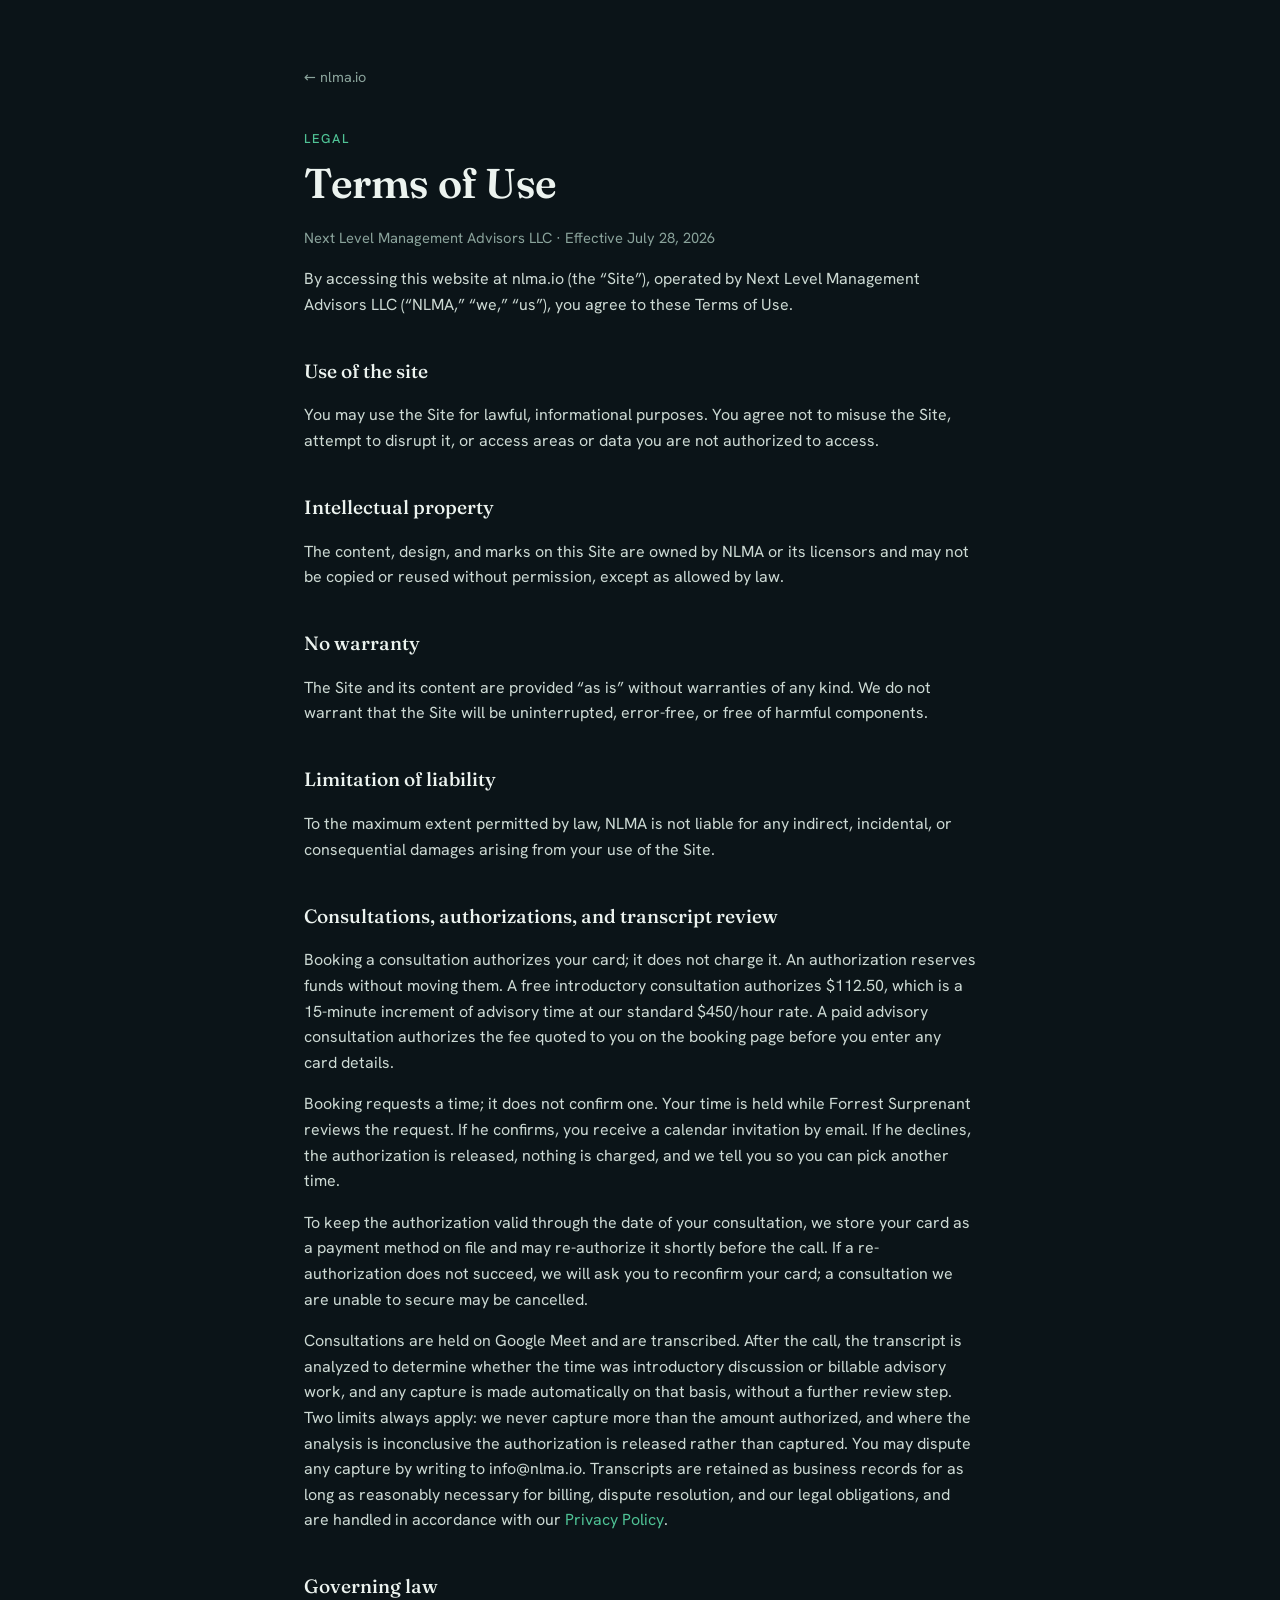
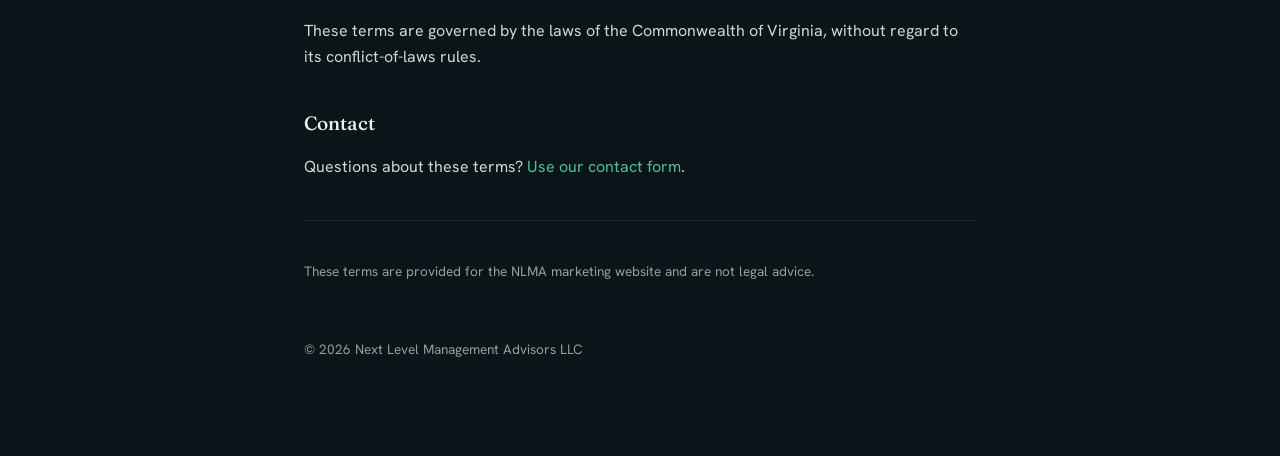
<file: terms.html>
<!doctype html>
<html lang="en"><head>
<meta charset="utf-8">
<meta name="viewport" content="width=device-width,initial-scale=1">
<meta name="description" content="The terms governing use of nlma.io and NLMA consulting, custom software development, and AI automation services. Governed by Virginia law." />
<meta property="og:title" content="Terms of Use · NLMA" />
<meta property="og:description" content="The terms governing use of nlma.io and NLMA consulting, custom software development, and AI automation services. Governed by Virginia law." />
<meta property="og:type" content="website" />
<meta property="og:url" content="https://nlma.io/terms" />
<meta property="og:site_name" content="NLMA" />
<meta name="twitter:card" content="summary_large_image" />
<meta name="twitter:title" content="Terms of Use · NLMA" />
<meta name="twitter:description" content="The terms governing use of nlma.io and NLMA consulting, custom software development, and AI automation services. Governed by Virginia law." />
<meta name="twitter:image" content="https://nlma.io/og-image.jpg" />
<meta property="og:image" content="https://nlma.io/og-image.jpg" />
<meta property="og:image:width" content="1200" />
<meta property="og:image:height" content="630" />
<meta property="og:image:secure_url" content="https://nlma.io/og-image.jpg" />
<meta property="og:image:type" content="image/jpeg" />
<meta property="og:image:alt" content="NLMA - Systems that do the work" />
<title>Terms of Use · NLMA</title>
<link rel="canonical" href="https://nlma.io/terms" />
<link rel="preload" href="/fonts/fraunces-roman.woff2" as="font" type="font/woff2" crossorigin>
<link rel="preload" href="/fonts/hanken-grotesk.woff2" as="font" type="font/woff2" crossorigin>
<style>@font-face{font-family:'Fraunces';font-style:italic;font-weight:500 600;font-display:swap;src:url(/fonts/fraunces-italic.woff2) format('woff2');unicode-range:U+0000-00FF,U+0131,U+0152-0153,U+02BB-02BC,U+02C6,U+02DA,U+02DC,U+0304,U+0308,U+0329,U+2000-206F,U+20AC,U+2122,U+2191,U+2193,U+2212,U+2215,U+FEFF,U+FFFD;}@font-face{font-family:'Fraunces';font-style:normal;font-weight:400 700;font-display:swap;src:url(/fonts/fraunces-roman.woff2) format('woff2');unicode-range:U+0000-00FF,U+0131,U+0152-0153,U+02BB-02BC,U+02C6,U+02DA,U+02DC,U+0304,U+0308,U+0329,U+2000-206F,U+20AC,U+2122,U+2191,U+2193,U+2212,U+2215,U+FEFF,U+FFFD;}@font-face{font-family:'Hanken Grotesk';font-style:normal;font-weight:400 700;font-display:swap;src:url(/fonts/hanken-grotesk.woff2) format('woff2');unicode-range:U+0000-00FF,U+0131,U+0152-0153,U+02BB-02BC,U+02C6,U+02DA,U+02DC,U+0304,U+0308,U+0329,U+2000-206F,U+20AC,U+2122,U+2191,U+2193,U+2212,U+2215,U+FEFF,U+FFFD;}@font-face{font-family:'JetBrains Mono';font-style:normal;font-weight:400 700;font-display:swap;src:url(/fonts/jetbrains-mono.woff2) format('woff2');unicode-range:U+0000-00FF,U+0131,U+0152-0153,U+02BB-02BC,U+02C6,U+02DA,U+02DC,U+0304,U+0308,U+0329,U+2000-206F,U+20AC,U+2122,U+2191,U+2193,U+2212,U+2215,U+FEFF,U+FFFD;}</style>
<style>
:root{--ink:#0B1418;--paper:#ECF3EF;--muted:#8AA39B;--signal:#4FC295}
*{box-sizing:border-box}
body{margin:0;background:var(--ink);color:var(--paper);font-family:"Hanken Grotesk",system-ui,sans-serif;line-height:1.6;-webkit-font-smoothing:antialiased}
.wrap{max-width:720px;margin:0 auto;padding:64px 24px 96px}
a{color:var(--signal);text-decoration:none}a:hover{text-decoration:underline}
h1{font-family:"Fraunces",Georgia,serif;font-weight:600;font-size:clamp(2rem,5vw,2.6rem);margin:0 0 .25em;letter-spacing:-.01em}
h2{font-family:"Fraunces",Georgia,serif;font-weight:500;font-size:1.2rem;margin:2em 0 .4em}
.ey{font-size:.8rem;letter-spacing:.16em;text-transform:uppercase;color:var(--signal);font-weight:500}
.meta{color:var(--muted);font-size:.92rem;margin-top:.2em}
p{color:#cddad4}
.back{display:inline-block;margin-bottom:40px;font-size:.9rem;color:var(--muted)}
hr{border:0;border-top:1px solid rgba(255,255,255,.08);margin:40px 0}
.note{color:var(--muted);font-size:.85rem}
footer{margin-top:56px;color:var(--muted);font-size:.85rem}
</style><noscript><style>.reveal{opacity:1 !important;transform:none !important}[data-boot]{opacity:1 !important}</style></noscript>
<script type="application/ld+json">
{"@context":"https://schema.org","@type":"BreadcrumbList","itemListElement":[{"@type":"ListItem","position":1,"name":"Home","item":"https://nlma.io/"},{"@type":"ListItem","position":2,"name":"Terms of Use","item":"https://nlma.io/terms"}]}
</script>
</head>
<body><div class="wrap">
<a class="back" href="/">&larr; nlma.io</a>
<div class="ey">Legal</div>
<h1>Terms of Use</h1>
<div class="meta">Next Level Management Advisors LLC &middot; Effective July 28, 2026</div>
<p>By accessing this website at nlma.io (the &ldquo;Site&rdquo;), operated by Next Level Management Advisors LLC (&ldquo;NLMA,&rdquo; &ldquo;we,&rdquo; &ldquo;us&rdquo;), you agree to these Terms of Use.</p>
<h2>Use of the site</h2>
<p>You may use the Site for lawful, informational purposes. You agree not to misuse the Site, attempt to disrupt it, or access areas or data you are not authorized to access.</p>
<h2>Intellectual property</h2>
<p>The content, design, and marks on this Site are owned by NLMA or its licensors and may not be copied or reused without permission, except as allowed by law.</p>
<h2>No warranty</h2>
<p>The Site and its content are provided &ldquo;as is&rdquo; without warranties of any kind. We do not warrant that the Site will be uninterrupted, error-free, or free of harmful components.</p>
<h2>Limitation of liability</h2>
<p>To the maximum extent permitted by law, NLMA is not liable for any indirect, incidental, or consequential damages arising from your use of the Site.</p>
<h2>Consultations, authorizations, and transcript review</h2>
<p>Booking a consultation authorizes your card; it does not charge it. An authorization reserves funds without moving them. A free introductory consultation authorizes $112.50, which is a 15-minute increment of advisory time at our standard $450/hour rate. A paid advisory consultation authorizes the fee quoted to you on the booking page before you enter any card details.</p>
<p>Booking requests a time; it does not confirm one. Your time is held while Forrest Surprenant reviews the request. If he confirms, you receive a calendar invitation by email. If he declines, the authorization is released, nothing is charged, and we tell you so you can pick another time.</p>
<p>To keep the authorization valid through the date of your consultation, we store your card as a payment method on file and may re-authorize it shortly before the call. If a re-authorization does not succeed, we will ask you to reconfirm your card; a consultation we are unable to secure may be cancelled.</p>
<p>Consultations are held on Google Meet and are transcribed. After the call, the transcript is analyzed to determine whether the time was introductory discussion or billable advisory work, and any capture is made automatically on that basis, without a further review step. Two limits always apply: we never capture more than the amount authorized, and where the analysis is inconclusive the authorization is released rather than captured. You may dispute any capture by writing to info@nlma.io. Transcripts are retained as business records for as long as reasonably necessary for billing, dispute resolution, and our legal obligations, and are handled in accordance with our <a href="/privacy">Privacy Policy</a>.</p>
<h2>Governing law</h2>
<p>These terms are governed by the laws of the Commonwealth of Virginia, without regard to its conflict-of-laws rules.</p>
<h2>Contact</h2>
<p>Questions about these terms? <a href="/#contact">Use our contact form</a>.</p>
<hr>
<p class="note">These terms are provided for the NLMA marketing website and are not legal advice.</p>
<footer>&copy; 2026 Next Level Management Advisors LLC</footer>
</div></body></html>
</file>
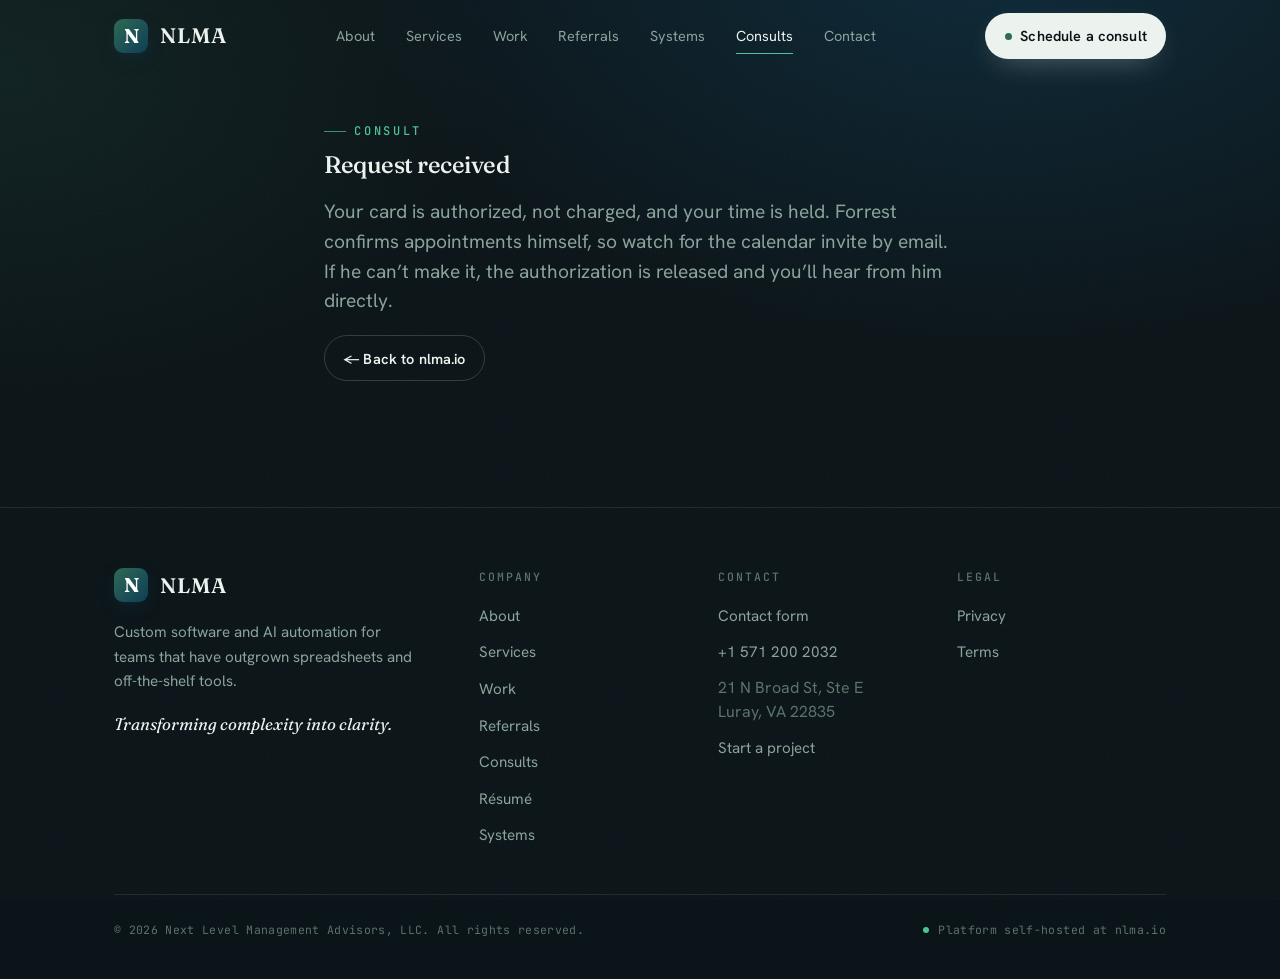
<file: consults/confirmed.html>
<!DOCTYPE html>
<html lang="en">
<head>
<meta charset="UTF-8" />
<meta name="viewport" content="width=device-width, initial-scale=1.0" />
<meta name="robots" content="noindex,follow" />
<link rel="icon" href="/favicon.ico" sizes="any" />
<link rel="icon" href="/favicon.svg" type="image/svg+xml" />
<link rel="apple-touch-icon" href="/apple-touch-icon.png" />
<link rel="manifest" href="/site.webmanifest" />
<meta name="theme-color" content="#0B1418" />
<meta property="og:image" content="https://nlma.io/og-image.jpg" />
<meta property="og:image:width" content="1200" />
<meta property="og:image:height" content="630" />
<meta name="twitter:card" content="summary_large_image" />
<meta name="twitter:title" content="Systems that do the work · NLMA" />
<meta name="twitter:description" content="Custom software and AI automation that turns operational complexity into systems that run themselves." />
<meta name="twitter:image" content="https://nlma.io/og-image.jpg" />
<title>Booking confirmed · NLMA · Next Level Management Advisors</title>
<meta name="description" content="Your NLMA consult booking is confirmed." />
<link rel="canonical" href="https://nlma.io/consults/confirmed" />
<link rel="preconnect" href="https://fonts.googleapis.com" />
<link rel="preconnect" href="https://fonts.gstatic.com" crossorigin />
<link href="https://fonts.googleapis.com/css2?family=Fraunces:ital,opsz,wght@0,9..144,400;0,9..144,500;0,9..144,600;0,9..144,700;1,9..144,500;1,9..144,600&family=Hanken+Grotesk:wght@400;500;600;700&family=JetBrains+Mono:wght@400;500;700&display=swap" rel="stylesheet" />
<style>

/* ============================================================
   TOKENS
   ============================================================ */
:root{
  --ink:#0B1418;--ink-2:#0E1E28;--ink-3:#10212c;
  --ocean:#0F3D56;--pine:#2E6A55;--signal:#4FC295;--signal-dim:#2E6A55;
  --paper:#ECF3EF;--muted:#8AA39B;--faint:#5C726C;
  --line:rgba(236,243,239,.10);--line-2:rgba(236,243,239,.18);
  --grad:linear-gradient(135deg,#2E6A55 0%,#0F3D56 100%);
  --grad-soft:linear-gradient(135deg,rgba(46,106,85,.16),rgba(15,61,86,.16));
  --maxw:1180px;--gutter:clamp(20px,5vw,72px);--r:14px;
  --f-display:"Fraunces",Georgia,"Times New Roman",serif;
  --f-body:"Hanken Grotesk",system-ui,-apple-system,Segoe UI,Roboto,sans-serif;
  --f-mono:"JetBrains Mono",ui-monospace,SFMono-Regular,Menlo,monospace;
  --ease:cubic-bezier(.22,.61,.36,1);
}
*,*::before,*::after{box-sizing:border-box}
html{-webkit-text-size-adjust:100%;scroll-behavior:smooth}
@media (prefers-reduced-motion:reduce){html{scroll-behavior:auto}}
body{margin:0;background:var(--ink);color:var(--paper);
  font-family:var(--f-body);font-size:clamp(16px,1.05vw,17px);line-height:1.6;
  font-weight:400;-webkit-font-smoothing:antialiased;text-rendering:optimizeLegibility;overflow-x:hidden;}
img,svg{display:block;max-width:100%}
a{color:inherit;text-decoration:none}
button{font:inherit;color:inherit;cursor:pointer}
::selection{background:rgba(79,194,149,.28);color:#fff}
body::before{content:"";position:fixed;inset:0;z-index:-2;pointer-events:none;
  background:radial-gradient(1100px 700px at 78% -8%,rgba(15,61,86,.55),transparent 60%),
    radial-gradient(900px 600px at 0% 8%,rgba(46,106,85,.16),transparent 55%),var(--ink);}
body::after{content:"";position:fixed;inset:0;z-index:-1;pointer-events:none;opacity:.035;
  background-image:url("data:image/svg+xml,%3Csvg xmlns='http://www.w3.org/2000/svg' width='140' height='140'%3E%3Cfilter id='n'%3E%3CfeTurbulence type='fractalNoise' baseFrequency='.9' numOctaves='2'/%3E%3C/filter%3E%3Crect width='100%25' height='100%25' filter='url(%23n)'/%3E%3C/svg%3E");}
.wrap{max-width:var(--maxw);margin-inline:auto;padding-inline:var(--gutter)}
.eyebrow{font-family:var(--f-mono);font-size:12px;font-weight:500;letter-spacing:.22em;
  text-transform:uppercase;color:var(--signal);display:inline-flex;align-items:center;gap:.7em;}
.eyebrow::before{content:"";width:22px;height:1px;background:var(--signal);opacity:.7}
h1,h2,h3{font-family:var(--f-display);font-weight:500;line-height:1.03;letter-spacing:-.02em;margin:0}
h2{font-size:clamp(2rem,4.6vw,3.4rem)}
h3{font-size:clamp(1.3rem,2vw,1.55rem);line-height:1.12;letter-spacing:-.01em}
.lede{color:var(--muted);font-size:clamp(1.05rem,1.5vw,1.22rem);line-height:1.55;max-width:62ch}
/* HEADER */
.site-head{position:fixed;top:0;left:0;right:0;z-index:60;
  transition:background .4s var(--ease),border-color .4s,backdrop-filter .4s;border-bottom:1px solid transparent;}
.site-head.scrolled{background:rgba(8,16,20,.72);backdrop-filter:blur(14px) saturate(140%);
  -webkit-backdrop-filter:blur(14px) saturate(140%);border-bottom-color:var(--line);}
.head-row{display:flex;align-items:center;justify-content:space-between;height:72px}
.brand{display:flex;align-items:center;gap:12px}
.brand .tile{width:34px;height:34px;border-radius:9px;background:var(--grad);
  display:grid;place-items:center;flex:none;box-shadow:0 6px 20px -8px rgba(15,61,86,.9)}
.brand .tile span{font-family:var(--f-display);font-weight:700;font-size:20px;color:#fff;line-height:1}
.brand .word{font-family:var(--f-display);font-weight:600;font-size:21px;letter-spacing:.04em}
.brand .word b{font-weight:600}
.nav{display:flex;align-items:center;gap:clamp(18px,2.4vw,36px)}
.nav a{font-size:14.5px;color:var(--muted);transition:color .25s;position:relative;padding:4px 0}
.nav a::after{content:"";position:absolute;left:0;bottom:-2px;height:1px;width:0;background:var(--signal);transition:width .3s var(--ease)}
.nav a:hover{color:var(--paper)}
.nav a:hover::after,.nav a[aria-current="page"]::after{width:100%}
.nav a[aria-current="page"]{color:var(--paper)}
.btn{display:inline-flex;align-items:center;gap:.6em;border-radius:999px;
  padding:.72em 1.25em;font-weight:600;font-size:14.5px;letter-spacing:.01em;
  border:1px solid transparent;transition:transform .25s var(--ease),box-shadow .3s,background .3s,border-color .3s;white-space:nowrap;}
.btn-primary{background:var(--paper);color:#0A1216;box-shadow:0 10px 30px -12px rgba(236,243,239,.4)}
.btn-primary .dot{width:7px;height:7px;border-radius:50%;background:var(--pine);transition:background .3s,box-shadow .3s}
.btn-primary:hover{transform:translateY(-2px)}
.btn-primary:hover .dot{background:var(--signal);box-shadow:0 0 0 4px rgba(79,194,149,.25)}
.btn-ghost{border-color:var(--line-2);color:var(--paper);background:transparent}
.btn-ghost:hover{border-color:var(--signal);background:rgba(79,194,149,.08);transform:translateY(-2px)}
.head-cta{display:flex;align-items:center;gap:14px}
.menu-toggle{display:none;width:42px;height:42px;border-radius:10px;border:1px solid var(--line-2);
  background:rgba(236,243,239,.03);align-items:center;justify-content:center}
.menu-toggle span,.menu-toggle span::before,.menu-toggle span::after{
  content:"";display:block;width:18px;height:1.5px;background:var(--paper);transition:.3s var(--ease)}
.menu-toggle span::before{transform:translateY(-6px)}
.menu-toggle span::after{transform:translateY(4.5px)}
body.menu-open .menu-toggle span{background:transparent}
body.menu-open .menu-toggle span::before{transform:rotate(45deg)}
body.menu-open .menu-toggle span::after{transform:rotate(-45deg) translateY(-1.5px)}
/* FOOTER */
.foot{border-top:1px solid var(--line);padding-block:60px 40px}
.foot-top{display:grid;grid-template-columns:1.6fr 1fr 1fr 1fr;gap:30px;padding-bottom:46px;border-bottom:1px solid var(--line)}
.foot .blurb{color:var(--muted);font-size:.95rem;max-width:34ch;margin:18px 0 0}
.foot .tagline{font-family:var(--f-display);font-style:italic;color:var(--paper);font-size:1.05rem;margin-top:18px}
.foot h4{font-family:var(--f-mono);font-size:11.5px;letter-spacing:.18em;text-transform:uppercase;color:var(--faint);font-weight:500;margin:0 0 16px}
.foot ul{list-style:none;margin:0;padding:0;display:flex;flex-direction:column;gap:11px}
.foot ul a{color:var(--muted);font-size:.95rem;transition:color .25s}
.foot ul a:hover{color:var(--signal)}
.foot-bot{display:flex;align-items:center;justify-content:space-between;gap:20px;padding-top:26px;flex-wrap:wrap}
.foot-bot p{margin:0;font-family:var(--f-mono);font-size:11.5px;color:var(--faint);letter-spacing:.03em}
.foot-bot .sysline{display:inline-flex;align-items:center;gap:9px}
.foot-bot .sysline i{width:6px;height:6px;border-radius:50%;background:var(--signal);font-style:normal;animation:beat 2.4s var(--ease) infinite}
@keyframes beat{0%{box-shadow:0 0 0 0 rgba(79,194,149,.55)}70%{box-shadow:0 0 0 9px rgba(79,194,149,0)}100%{box-shadow:0 0 0 0 rgba(79,194,149,0)}}
a:focus-visible,button:focus-visible,input:focus-visible,textarea:focus-visible{
  outline:2px solid var(--signal);outline-offset:3px;border-radius:6px}
@media (max-width:960px){
  .nav,.head-cta .btn{display:none}
  .menu-toggle{display:flex}
  .head-cta{gap:0}
  .mobile-nav{position:fixed;inset:72px 0 0;z-index:55;background:rgba(8,15,19,.97);
    backdrop-filter:blur(16px);-webkit-backdrop-filter:blur(16px);
    display:flex;flex-direction:column;gap:6px;padding:30px var(--gutter);
    transform:translateY(-12px);opacity:0;pointer-events:none;transition:opacity .35s var(--ease),transform .35s var(--ease)}
  body.menu-open .mobile-nav{opacity:1;transform:none;pointer-events:auto}
  .mobile-nav a{font-family:var(--f-display);font-size:1.7rem;color:var(--paper);padding:14px 0;border-bottom:1px solid var(--line)}
  .mobile-nav .btn{margin-top:22px;justify-content:center;font-size:16px;padding:1em}
  .mobile-nav .btn-primary{color:#0A1216}
  .foot-top{grid-template-columns:1fr 1fr}
  .foot .brandcol{grid-column:1 / -1}
}
@media (max-width:560px){
  .foot-top{grid-template-columns:1fr}
}
.mobile-nav{display:none}
@media (max-width:960px){.mobile-nav{display:flex}}
@media (prefers-reduced-motion:reduce){
  .foot-bot .sysline i{animation:none}
}



.booking{max-width:760px;padding-block:clamp(48px,9vw,110px)}

</style>
<noscript><style>.reveal{opacity:1 !important;transform:none !important}[data-boot]{opacity:1 !important}</style></noscript>
<script type="application/ld+json">
{"@context":"https://schema.org","@type":"ProfessionalService","name":"Next Level Management Advisors","alternateName":"NLMA","url":"https://nlma.io","email":"info@nlma.io","telephone":"+1-571-200-2032","address":{"@type":"PostalAddress","streetAddress":"21 N Broad St, Ste E","addressLocality":"Luray","addressRegion":"VA","postalCode":"22835","addressCountry":"US"},"areaServed":"US","description":"Custom software and AI automation that turns operational complexity into systems that run themselves."}
</script>
</head>
<body>

<header class="site-head" id="head">
  <div class="wrap head-row">
    <a class="brand" href="/" aria-label="NLMA home">
      <span class="tile"><span>N</span></span>
      <span class="word"><b>NLMA</b></span>
    </a>
    <nav class="nav" aria-label="Primary">
      <a href="/about">About</a>
      <a href="/services">Services</a>
      <a href="/portfolio">Work</a>
      <a href="/referrals">Referrals</a>
      <a href="/#systems">Systems</a>
      <a href="/consults" aria-current="page">Consults</a>
      <a href="/contact">Contact</a>
    </nav>
    <div class="head-cta">
      <a class="btn btn-primary" href="/consults"><span class="dot"></span>Schedule a consult</a>
      <button class="menu-toggle" id="menuToggle" aria-label="Open menu" aria-expanded="false"><span></span></button>
    </div>
  </div>
</header>

<nav class="mobile-nav" id="mobileNav" aria-label="Mobile">
  <a href="/about">About</a>
  <a href="/services">Services</a>
  <a href="/portfolio">Work</a>
  <a href="/referrals">Referrals</a>
  <a href="/#systems">Systems</a>
  <a href="/consults">Consults</a>
  <a href="/contact">Contact</a>
  <a class="btn btn-primary" href="/consults"><span class="dot"></span>Schedule a consult</a>
</nav>

<main id="main"><section class="wrap booking">
  <p class="eyebrow">Consult</p>
  <h1 class="display" id="cfTitle">Confirming your booking…</h1>
  <p class="lede" id="cfMsg">One moment while we finalize your session.</p>
  <p><a class="btn btn-ghost" href="/">← Back to nlma.io</a></p>
</section></main>

<footer class="foot">
  <div class="wrap">
    <div class="foot-top">
      <div class="brandcol">
        <a class="brand" href="/" aria-label="NLMA home">
          <span class="tile"><span>N</span></span>
          <span class="word"><b>NLMA</b></span>
        </a>
        <p class="blurb">Custom software and AI automation for teams that have outgrown spreadsheets and off-the-shelf tools.</p>
        <p class="tagline">Transforming complexity into clarity.</p>
      </div>
      <div>
        <h4>Company</h4>
        <ul>
          <li><a href="/about">About</a></li>
          <li><a href="/services">Services</a></li>
          <li><a href="/portfolio">Work</a></li>
          <li><a href="/referrals">Referrals</a></li>
          <li><a href="/consults">Consults</a></li>
          <li><a href="/resume">Résumé</a></li>
          <li><a href="/#systems">Systems</a></li>
        </ul>
      </div>
      <div>
        <h4>Contact</h4>
        <ul>
          <li><a href="/#contact">Contact form</a></li>
          <li><a href="tel:+15712002032">+1 571 200 2032</a></li>
          <li style="color:var(--faint);line-height:1.5">21 N Broad St, Ste E<br>Luray, VA 22835</li>
          <li><a href="/consults">Start a project</a></li>
        </ul>
      </div>
      <div>
        <h4>Legal</h4>
        <ul>
          <li><a href="/privacy">Privacy</a></li>
          <li><a href="/terms">Terms</a></li>
        </ul>
      </div>
    </div>
    <div class="foot-bot">
      <p>&copy; 2026 Next Level Management Advisors, LLC. All rights reserved.</p>
      <p class="sysline"><i></i>Platform self-hosted at nlma.io</p>
    </div>
  </div>
</footer>
<script>
(function(){
  var head=document.getElementById('head');
  var onScroll=function(){ head.classList.toggle('scrolled', window.scrollY>24); };
  onScroll(); window.addEventListener('scroll',onScroll,{passive:true});
  var t=document.getElementById('menuToggle');
  var close=function(){document.body.classList.remove('menu-open');t.setAttribute('aria-expanded','false');};
  t.addEventListener('click',function(){
    var open=document.body.classList.toggle('menu-open');
    t.setAttribute('aria-expanded',open?'true':'false');
  });
  document.querySelectorAll('#mobileNav a').forEach(function(a){a.addEventListener('click',close);});
})();
</script>
<script>
(function(){
  var q=new URLSearchParams(location.search);
  if(q.get("canceled")){
    document.getElementById("cfTitle").textContent="Nothing was authorized";
    document.getElementById("cfMsg").textContent="You left before authorizing, so no hold was placed and no charge was made. The time is still open if you want it.";
    return;
  }
  // Booking is a request, not a confirmation: the card is authorized and the time
  // is held, but the invite only goes out once Forrest accepts the appointment.
  document.getElementById("cfTitle").textContent="Request received";
  document.getElementById("cfMsg").innerHTML="Your card is authorized, not charged, and your time is held. Forrest confirms appointments himself, so watch for the calendar invite by email. If he can’t make it, the authorization is released and you’ll hear from him directly.";
})();
</script>
</body>
</html>
</file>
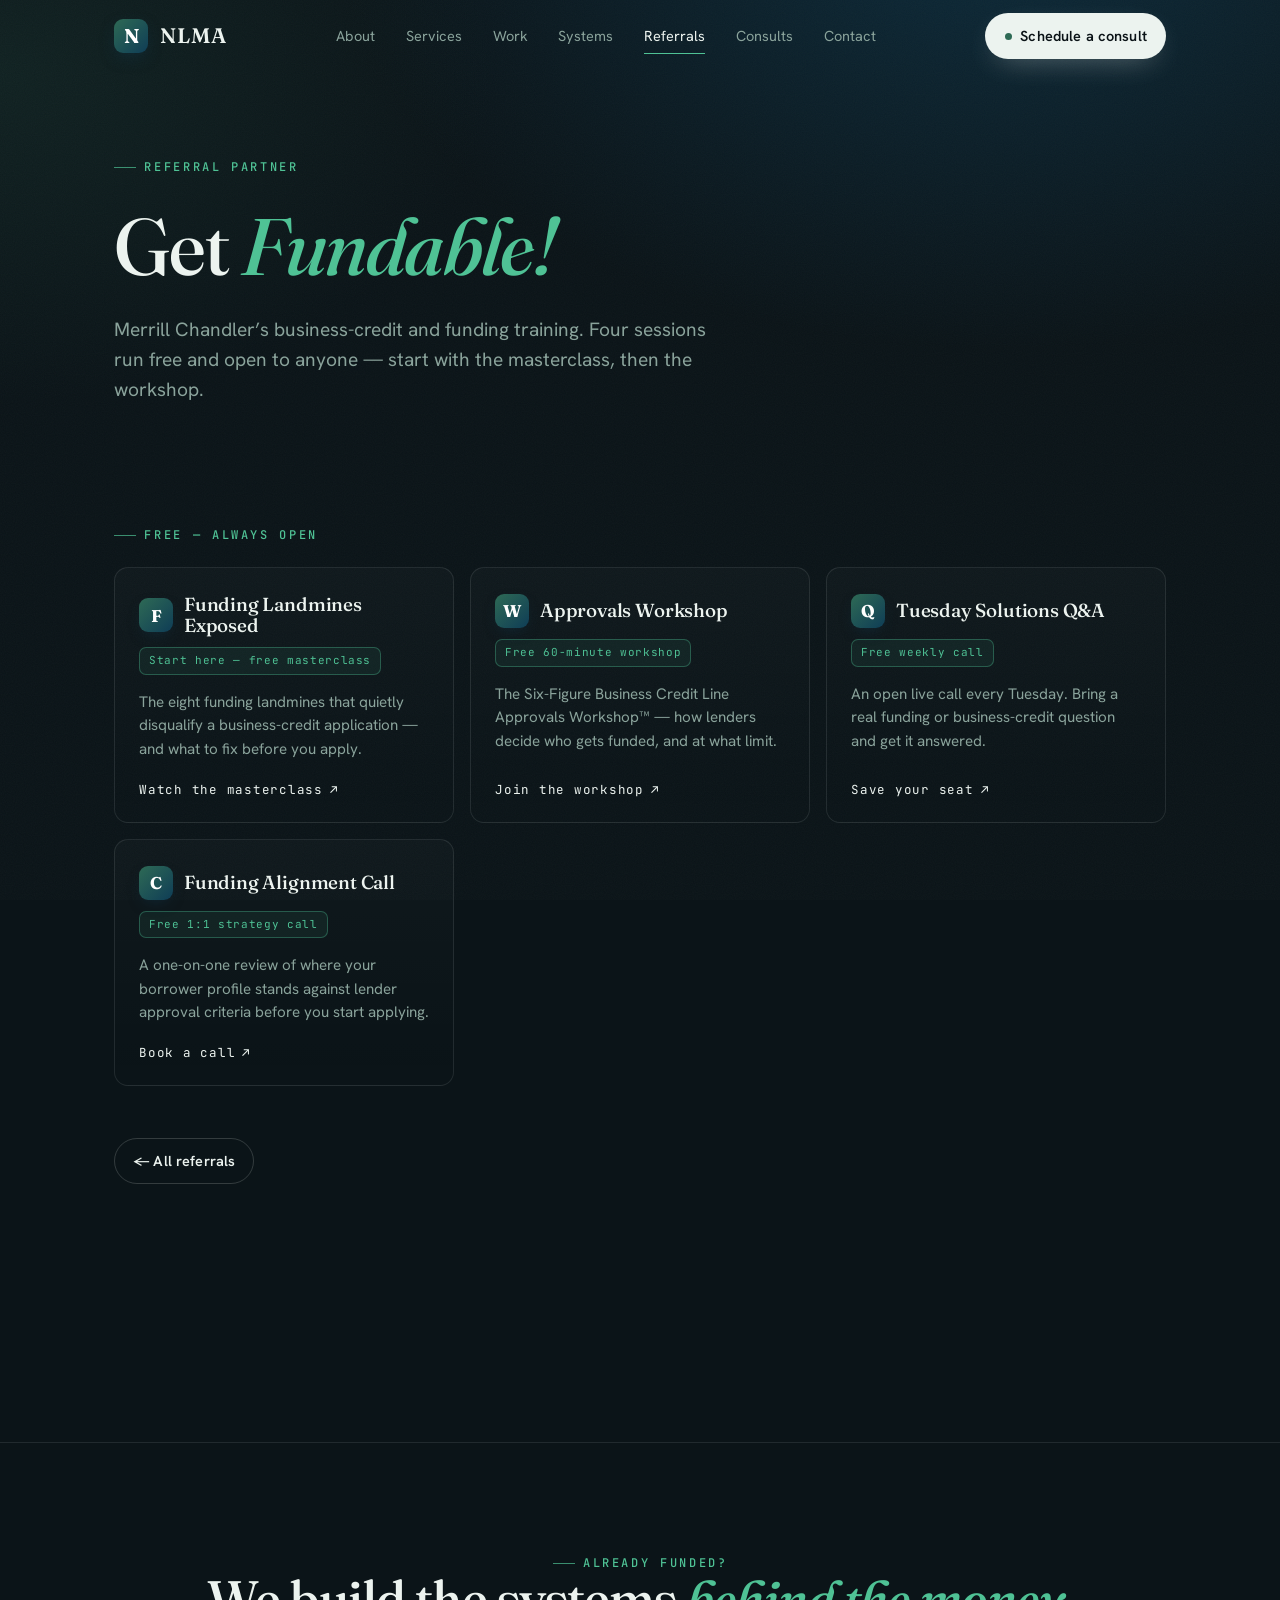
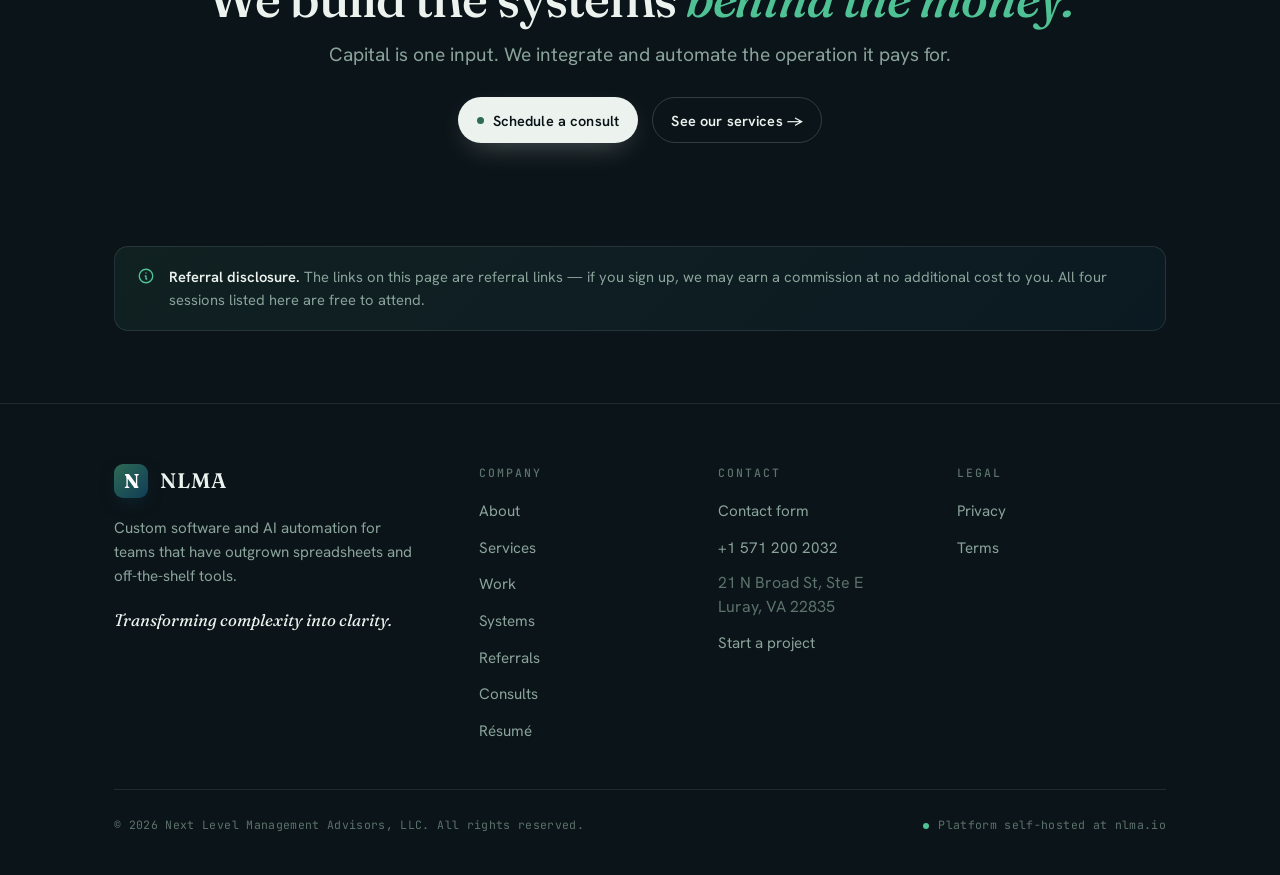
<file: referrals/get-fundable.html>
<!DOCTYPE html>
<html lang="en">
<head>
<meta charset="UTF-8" />
<meta name="viewport" content="width=device-width, initial-scale=1.0" />
<link rel="icon" href="/favicon.ico" sizes="any" />
<link rel="icon" href="/favicon.svg" type="image/svg+xml" />
<link rel="apple-touch-icon" href="/apple-touch-icon.png" />
<link rel="manifest" href="/site.webmanifest" />
<meta name="theme-color" content="#0B1418" />
<meta property="og:image" content="https://nlma.io/og-image.jpg" />
<meta property="og:image:width" content="1200" />
<meta property="og:image:height" content="630" />
<meta property="og:image:secure_url" content="https://nlma.io/og-image.jpg" />
<meta property="og:image:type" content="image/jpeg" />
<meta property="og:image:alt" content="NLMA - Systems that do the work" />
<meta name="twitter:card" content="summary_large_image" />
<meta name="twitter:title" content="Tools we run · NLMA" />
<meta name="twitter:description" content="The platforms and programs NLMA uses in production — with referral offers." />
<meta name="twitter:image" content="https://nlma.io/og-image.jpg" />
<title>Get Fundable! &middot; Referrals &middot; NLMA</title>
<meta name="description" content="Get Fundable! referral links — Merrill Chandler's free business-credit masterclass, Six-Figure Approvals Workshop, weekly Q&amp;A, and 1:1 funding alignment call." />
<link rel="canonical" href="https://nlma.io/referrals/get-fundable" />
<meta property="og:type" content="website" />
<meta property="og:site_name" content="NLMA · Next Level Management Advisors" />
<meta property="og:title" content="Referrals · NLMA" />
<meta property="og:description" content="The tools and programs we actually run in production — with referral offers." />
<meta property="og:url" content="https://nlma.io/referrals" />
<link rel="preconnect" href="https://fonts.googleapis.com" />
<link rel="preconnect" href="https://fonts.gstatic.com" crossorigin />
<link href="https://fonts.googleapis.com/css2?family=Fraunces:ital,opsz,wght@0,9..144,400;0,9..144,500;0,9..144,600;0,9..144,700;1,9..144,500;1,9..144,600&family=Hanken+Grotesk:wght@400;500;600;700&family=JetBrains+Mono:wght@400;500;700&display=swap" rel="stylesheet" />
<style>

/* ============================================================ TOKENS ============================================================ */
:root{
  --ink:#0B1418;--ink-2:#0E1E28;--ink-3:#10212c;
  --ocean:#0F3D56;--pine:#2E6A55;--signal:#4FC295;--signal-dim:#2E6A55;
  --paper:#ECF3EF;--muted:#8AA39B;--faint:#5C726C;
  --line:rgba(236,243,239,.10);--line-2:rgba(236,243,239,.18);
  --grad:linear-gradient(135deg,#2E6A55 0%,#0F3D56 100%);
  --grad-soft:linear-gradient(135deg,rgba(46,106,85,.16),rgba(15,61,86,.16));
  --maxw:1180px;--gutter:clamp(20px,5vw,72px);--r:14px;
  --f-display:"Fraunces",Georgia,"Times New Roman",serif;
  --f-body:"Hanken Grotesk",system-ui,-apple-system,Segoe UI,Roboto,sans-serif;
  --f-mono:"JetBrains Mono",ui-monospace,SFMono-Regular,Menlo,monospace;
  --ease:cubic-bezier(.22,.61,.36,1);
}
*,*::before,*::after{box-sizing:border-box}
html{-webkit-text-size-adjust:100%;scroll-behavior:smooth}
@media (prefers-reduced-motion:reduce){html{scroll-behavior:auto}}
body{margin:0;background:var(--ink);color:var(--paper);
  font-family:var(--f-body);font-size:clamp(16px,1.05vw,17px);line-height:1.6;
  font-weight:400;-webkit-font-smoothing:antialiased;text-rendering:optimizeLegibility;overflow-x:hidden;}
img,svg{display:block;max-width:100%}
a{color:inherit;text-decoration:none}
button{font:inherit;color:inherit;cursor:pointer}
::selection{background:rgba(79,194,149,.28);color:#fff}
body::before{content:"";position:fixed;inset:0;z-index:-2;pointer-events:none;
  background:radial-gradient(1100px 700px at 78% -8%,rgba(15,61,86,.55),transparent 60%),
    radial-gradient(900px 600px at 0% 8%,rgba(46,106,85,.16),transparent 55%),var(--ink);}
body::after{content:"";position:fixed;inset:0;z-index:-1;pointer-events:none;opacity:.035;
  background-image:url("data:image/svg+xml,%3Csvg xmlns='http://www.w3.org/2000/svg' width='140' height='140'%3E%3Cfilter id='n'%3E%3CfeTurbulence type='fractalNoise' baseFrequency='.9' numOctaves='2'/%3E%3C/filter%3E%3Crect width='100%25' height='100%25' filter='url(%23n)'/%3E%3C/svg%3E");}
.wrap{max-width:var(--maxw);margin-inline:auto;padding-inline:var(--gutter)}
.eyebrow{font-family:var(--f-mono);font-size:12px;font-weight:500;letter-spacing:.22em;
  text-transform:uppercase;color:var(--signal);display:inline-flex;align-items:center;gap:.7em;}
.eyebrow::before{content:"";width:22px;height:1px;background:var(--signal);opacity:.7}
h1,h2,h3{font-family:var(--f-display);font-weight:500;line-height:1.03;letter-spacing:-.02em;margin:0}
h2{font-size:clamp(2rem,4.6vw,3.4rem)}
h3{font-size:clamp(1.3rem,2vw,1.55rem);line-height:1.12;letter-spacing:-.01em}
.lede{color:var(--muted);font-size:clamp(1.05rem,1.5vw,1.22rem);line-height:1.55;max-width:62ch}
/* HEADER */
.site-head{position:fixed;top:0;left:0;right:0;z-index:60;
  transition:background .4s var(--ease),border-color .4s,backdrop-filter .4s;border-bottom:1px solid transparent;}
.site-head.scrolled{background:rgba(8,16,20,.72);backdrop-filter:blur(14px) saturate(140%);
  -webkit-backdrop-filter:blur(14px) saturate(140%);border-bottom-color:var(--line);}
.head-row{display:flex;align-items:center;justify-content:space-between;height:72px}
.brand{display:flex;align-items:center;gap:12px}
.brand .tile{width:34px;height:34px;border-radius:9px;background:var(--grad);
  display:grid;place-items:center;flex:none;box-shadow:0 6px 20px -8px rgba(15,61,86,.9)}
.brand .tile span{font-family:var(--f-display);font-weight:700;font-size:20px;color:#fff;line-height:1}
.brand .word{font-family:var(--f-display);font-weight:600;font-size:21px;letter-spacing:.04em}
.brand .word b{font-weight:600}
.nav{display:flex;align-items:center;gap:clamp(18px,2.4vw,36px)}
.nav a{font-size:14.5px;color:var(--muted);transition:color .25s;position:relative;padding:4px 0}
.nav a::after{content:"";position:absolute;left:0;bottom:-2px;height:1px;width:0;background:var(--signal);transition:width .3s var(--ease)}
.nav a:hover{color:var(--paper)}
.nav a:hover::after,.nav a[aria-current="page"]::after{width:100%}
.nav a[aria-current="page"]{color:var(--paper)}
.btn{display:inline-flex;align-items:center;gap:.6em;border-radius:999px;
  padding:.72em 1.25em;font-weight:600;font-size:14.5px;letter-spacing:.01em;
  border:1px solid transparent;transition:transform .25s var(--ease),box-shadow .3s,background .3s,border-color .3s;white-space:nowrap;}
.btn-primary{background:var(--paper);color:#0A1216;box-shadow:0 10px 30px -12px rgba(236,243,239,.4)}
.btn-primary .dot{width:7px;height:7px;border-radius:50%;background:var(--pine);transition:background .3s,box-shadow .3s}
.btn-primary:hover{transform:translateY(-2px)}
.btn-primary:hover .dot{background:var(--signal);box-shadow:0 0 0 4px rgba(79,194,149,.25)}
.btn-ghost{border-color:var(--line-2);color:var(--paper);background:transparent}
.btn-ghost:hover{border-color:var(--signal);background:rgba(79,194,149,.08);transform:translateY(-2px)}
.head-cta{display:flex;align-items:center;gap:14px}
.menu-toggle{display:none;width:42px;height:42px;border-radius:10px;border:1px solid var(--line-2);
  background:rgba(236,243,239,.03);align-items:center;justify-content:center}
.menu-toggle span,.menu-toggle span::before,.menu-toggle span::after{
  content:"";display:block;width:18px;height:1.5px;background:var(--paper);transition:.3s var(--ease)}
.menu-toggle span::before{transform:translateY(-6px)}
.menu-toggle span::after{transform:translateY(4.5px)}
body.menu-open .menu-toggle span{background:transparent}
body.menu-open .menu-toggle span::before{transform:rotate(45deg)}
body.menu-open .menu-toggle span::after{transform:rotate(-45deg) translateY(-1.5px)}
/* SECTION RHYTHM */
.section{padding-block:clamp(84px,11vw,140px);position:relative}
.section-head{max-width:760px;margin-bottom:clamp(36px,5vw,56px)}
.section-head h2{margin-top:.5em}
.section-head .lede{margin-top:1.1em}
/* CHIPS */
.chips{display:flex;flex-wrap:wrap;gap:7px;margin-top:14px}
.chip{font-family:var(--f-mono);font-size:12px;color:var(--muted);padding:5px 10px;border-radius:7px;
  border:1px solid var(--line);background:rgba(11,20,24,.4)}
/* FOOTER */
.foot{border-top:1px solid var(--line);padding-block:60px 40px}
.foot-top{display:grid;grid-template-columns:1.6fr 1fr 1fr 1fr;gap:30px;padding-bottom:46px;border-bottom:1px solid var(--line)}
.foot .blurb{color:var(--muted);font-size:.95rem;max-width:34ch;margin:18px 0 0}
.foot .tagline{font-family:var(--f-display);font-style:italic;color:var(--paper);font-size:1.05rem;margin-top:18px}
.foot h4{font-family:var(--f-mono);font-size:11.5px;letter-spacing:.18em;text-transform:uppercase;color:var(--faint);font-weight:500;margin:0 0 16px}
.foot ul{list-style:none;margin:0;padding:0;display:flex;flex-direction:column;gap:11px}
.foot ul a{color:var(--muted);font-size:.95rem;transition:color .25s}
.foot ul a:hover{color:var(--signal)}
.foot-bot{display:flex;align-items:center;justify-content:space-between;gap:20px;padding-top:26px;flex-wrap:wrap}
.foot-bot p{margin:0;font-family:var(--f-mono);font-size:11.5px;color:var(--faint);letter-spacing:.03em}
.foot-bot .sysline{display:inline-flex;align-items:center;gap:9px}
.foot-bot .sysline i{width:6px;height:6px;border-radius:50%;background:var(--signal);font-style:normal;animation:beat 2.4s var(--ease) infinite}
@keyframes beat{0%{box-shadow:0 0 0 0 rgba(79,194,149,.55)}70%{box-shadow:0 0 0 9px rgba(79,194,149,0)}100%{box-shadow:0 0 0 0 rgba(79,194,149,0)}}
/* REVEAL */
.reveal{opacity:0;transform:translateY(26px);transition:opacity .8s var(--ease),transform .8s var(--ease)}
.reveal.in{opacity:1;transform:none}
.reveal[data-d="1"]{transition-delay:.06s}.reveal[data-d="2"]{transition-delay:.12s}
.reveal[data-d="3"]{transition-delay:.18s}.reveal[data-d="4"]{transition-delay:.24s}
a:focus-visible,button:focus-visible{outline:2px solid var(--signal);outline-offset:3px;border-radius:6px}
@media (max-width:960px){
  .nav,.head-cta .btn{display:none}
  .menu-toggle{display:flex}
  .head-cta{gap:0}
  .mobile-nav{position:fixed;inset:72px 0 0;z-index:55;background:rgba(8,15,19,.97);
    backdrop-filter:blur(16px);-webkit-backdrop-filter:blur(16px);
    display:flex;flex-direction:column;gap:6px;padding:30px var(--gutter);
    transform:translateY(-12px);opacity:0;pointer-events:none;transition:opacity .35s var(--ease),transform .35s var(--ease)}
  body.menu-open .mobile-nav{opacity:1;transform:none;pointer-events:auto}
  .mobile-nav a{font-family:var(--f-display);font-size:1.7rem;color:var(--paper);padding:14px 0;border-bottom:1px solid var(--line)}
  .mobile-nav .btn{margin-top:22px;justify-content:center;font-size:16px;padding:1em}
  .mobile-nav .btn-primary{color:#0A1216}
  .foot-top{grid-template-columns:1fr 1fr}
  .foot .brandcol{grid-column:1 / -1}
}
@media (max-width:560px){.foot-top{grid-template-columns:1fr}}
.mobile-nav{display:none}
@media (max-width:960px){.mobile-nav{display:flex}}
@media (prefers-reduced-motion:reduce){.reveal{opacity:1;transform:none;transition:none}.foot-bot .sysline i{animation:none}}

/* ===== PAGE HERO ===== */
.page-hero{padding-top:150px;padding-bottom:30px}
.page-hero .eyebrow{margin-bottom:28px}
.page-hero h1{font-size:clamp(2.8rem,6.4vw,5rem);max-width:16ch}
.page-hero h1 .it{font-style:italic;color:var(--signal)}
.page-hero .lede{margin-top:28px;max-width:56ch}
/* disclosure */
.disclosure{border:1px solid var(--line);border-radius:var(--r);padding:18px 22px;margin-top:34px;max-width:760px;
  background:var(--grad-soft);display:flex;gap:14px;align-items:flex-start}
.disclosure svg{width:18px;height:18px;color:var(--signal);flex:none;margin-top:2px}
.disclosure p{margin:0;color:var(--muted);font-size:.92rem;line-height:1.6}
.disclosure-foot{padding-block:0 clamp(44px,6vw,72px)}
.disclosure-foot .disclosure{margin-top:0;max-width:none}
/* ===== CATEGORY GROUPS + VENDOR CARDS ===== */
.ref-group{margin-top:clamp(40px,6vw,64px)}
.ref-group[id],.ref[id]{scroll-margin-top:96px}
.ref-group > .eyebrow{margin-bottom:22px}
.ref-grid{display:grid;grid-template-columns:repeat(3,1fr);gap:16px}
.ref{position:relative;display:flex;flex-direction:column;border:1px solid var(--line);border-radius:var(--r);
  padding:26px 24px 22px;background:linear-gradient(180deg,rgba(236,243,239,.025),rgba(236,243,239,0));
  overflow:hidden;transition:transform .4s var(--ease),border-color .4s,background .4s;color:inherit}
.ref::before{content:"";position:absolute;inset:-40% 50% 55% -40%;
  background:radial-gradient(circle,rgba(79,194,149,.16),transparent 70%);opacity:0;transition:opacity .5s var(--ease)}
.ref:hover{transform:translateY(-4px);border-color:var(--line-2);background:linear-gradient(180deg,rgba(236,243,239,.045),rgba(236,243,239,0))}
.ref:hover::before{opacity:1}
.ref-name{display:flex;align-items:center;gap:11px;margin-bottom:11px}
.ref-mono{width:34px;height:34px;border-radius:9px;background:var(--grad);flex:none;display:grid;place-items:center;
  font-family:var(--f-display);font-weight:700;font-size:17px;color:#fff;box-shadow:0 6px 18px -9px rgba(15,61,86,.9)}
.ref h3{font-size:1.18rem}
.ref p{color:var(--muted);font-size:.95rem;line-height:1.55;margin:0 0 18px;flex:1}
.ref .perk{align-self:flex-start;font-family:var(--f-mono);font-size:11px;letter-spacing:.06em;color:var(--signal);
  border:1px solid rgba(79,194,149,.35);background:rgba(79,194,149,.08);border-radius:7px;padding:4px 9px;margin:0 0 16px}
.ref .go{font-family:var(--f-mono);font-size:12.5px;letter-spacing:.06em;color:var(--paper);
  display:inline-flex;align-items:center;gap:7px;transition:gap .3s var(--ease),color .3s}
.ref .go .arw{transition:transform .3s var(--ease)}
.ref:hover .go{color:var(--signal)}
.ref:hover .go .arw{transform:translate(3px,-3px)}
/* ===== CTA ===== */
.cta-strip{text-align:center;padding-block:clamp(60px,8vw,110px);border-top:1px solid var(--line);margin-top:clamp(60px,8vw,110px)}
.cta-strip h2{font-size:clamp(2rem,4.2vw,3.2rem);margin-bottom:14px}
.cta-strip h2 .it{font-style:italic;color:var(--signal)}
.cta-strip .lede{margin:0 auto 28px}
.cta-strip .btns{display:flex;justify-content:center;gap:14px;flex-wrap:wrap}
@media(max-width:880px){.ref-grid{grid-template-columns:repeat(2,1fr)}}
@media(max-width:560px){.ref-grid{grid-template-columns:1fr}}
</style>
<noscript><style>.reveal{opacity:1 !important;transform:none !important}[data-boot]{opacity:1 !important}</style></noscript>
</head>
<body>

<header class="site-head" id="head">
  <div class="wrap head-row">
    <a class="brand" href="/" aria-label="NLMA home">
      <span class="tile"><span>N</span></span>
      <span class="word"><b>NLMA</b></span>
    </a>
    <nav class="nav" aria-label="Primary">
      <a href="/about">About</a>
      <a href="/services">Services</a>
      <a href="/portfolio">Work</a>
      <a href="/#systems">Systems</a>
      <a href="/referrals" aria-current="page">Referrals</a>
      <a href="/consults">Consults</a>
      <a href="/contact">Contact</a>
    </nav>
    <div class="head-cta">
      <a class="btn btn-primary" href="/consults"><span class="dot"></span>Schedule a consult</a>
      <button class="menu-toggle" id="menuToggle" aria-label="Open menu" aria-expanded="false"><span></span></button>
    </div>
  </div>
</header>

<nav class="mobile-nav" id="mobileNav" aria-label="Mobile">
  <a href="/about">About</a>
  <a href="/services">Services</a>
  <a href="/portfolio">Work</a>
  <a href="/#systems">Systems</a>
  <a href="/referrals">Referrals</a>
  <a href="/consults">Consults</a>
  <a href="/contact">Contact</a>
  <a class="btn btn-primary" href="/consults"><span class="dot"></span>Schedule a consult</a>
</nav>

<main>

<!-- PAGE HERO -->
<section class="page-hero section">
  <div class="wrap">
    <span class="eyebrow">Referral partner</span>
    <h1>Get <span class="it">Fundable!</span></h1>
    <p class="lede">Merrill Chandler&rsquo;s business-credit and funding training. Four sessions run free and open to anyone &mdash; start with the masterclass, then the workshop.</p>
  </div>
</section>

<!-- OFFERS -->
<section class="section" style="padding-top:0">
  <div class="wrap">
    <div class="ref-group reveal">
      <span class="eyebrow">Free &mdash; always open</span>
      <div class="ref-grid">
        <a class="ref" href="https://go.nlma.io/gf-landmines" target="_blank" rel="sponsored nofollow noopener">
          <div class="ref-name"><span class="ref-mono">F</span><h3>Funding Landmines Exposed</h3></div>
          <span class="perk">Start here &mdash; free masterclass</span>
          <p>The eight funding landmines that quietly disqualify a business-credit application &mdash; and what to fix before you apply.</p>
          <span class="go">Watch the masterclass <span class="arw">&#8599;</span></span>
        </a>
        <a class="ref" href="https://go.nlma.io/gf-workshop" target="_blank" rel="sponsored nofollow noopener">
          <div class="ref-name"><span class="ref-mono">W</span><h3>Approvals Workshop</h3></div>
          <span class="perk">Free 60-minute workshop</span>
          <p>The Six-Figure Business Credit Line Approvals Workshop&trade; &mdash; how lenders decide who gets funded, and at what limit.</p>
          <span class="go">Join the workshop <span class="arw">&#8599;</span></span>
        </a>
        <a class="ref" href="https://go.nlma.io/gf-qna" target="_blank" rel="sponsored nofollow noopener">
          <div class="ref-name"><span class="ref-mono">Q</span><h3>Tuesday Solutions Q&amp;A</h3></div>
          <span class="perk">Free weekly call</span>
          <p>An open live call every Tuesday. Bring a real funding or business-credit question and get it answered.</p>
          <span class="go">Save your seat <span class="arw">&#8599;</span></span>
        </a>
        <a class="ref" href="https://go.nlma.io/gf-call" target="_blank" rel="sponsored nofollow noopener">
          <div class="ref-name"><span class="ref-mono">C</span><h3>Funding Alignment Call</h3></div>
          <span class="perk">Free 1:1 strategy call</span>
          <p>A one-on-one review of where your borrower profile stands against lender approval criteria before you start applying.</p>
          <span class="go">Book a call <span class="arw">&#8599;</span></span>
        </a>
      </div>
    </div>
    <p style="margin-top:clamp(36px,5vw,52px)"><a class="btn btn-ghost" href="/referrals">&larr; All referrals</a></p>
  </div>
</section>

<!-- CTA -->
<section class="cta-strip">
  <div class="wrap">
    <span class="eyebrow">Already funded?</span>
    <h2>We build the systems <span class="it">behind the money.</span></h2>
    <p class="lede">Capital is one input. We integrate and automate the operation it pays for.</p>
    <div class="btns">
      <a class="btn btn-primary" href="/consults"><span class="dot"></span>Schedule a consult</a>
      <a class="btn btn-ghost" href="/services">See our services &rarr;</a>
    </div>
  </div>
</section>

<!-- DISCLOSURE -->
<section class="disclosure-foot">
  <div class="wrap">
      <div class="disclosure">
        <svg viewBox="0 0 24 24" fill="none" stroke="currentColor" stroke-width="1.8" stroke-linecap="round" stroke-linejoin="round"><circle cx="12" cy="12" r="9"/><path d="M12 8h.01M11 12h1v4h1"/></svg>
        <p><strong style="color:var(--paper);font-weight:600">Referral disclosure.</strong> The links on this page are referral links &mdash; if you sign up, we may earn a commission at no additional cost to you. All four sessions listed here are free to attend.</p>
      </div>
  </div>
</section>

</main>

<footer class="foot">
  <div class="wrap">
    <div class="foot-top">
      <div class="brandcol">
        <a class="brand" href="/" aria-label="NLMA home">
          <span class="tile"><span>N</span></span>
          <span class="word"><b>NLMA</b></span>
        </a>
        <p class="blurb">Custom software and AI automation for teams that have outgrown spreadsheets and off-the-shelf tools.</p>
        <p class="tagline">Transforming complexity into clarity.</p>
      </div>
      <div>
        <h4>Company</h4>
        <ul>
          <li><a href="/about">About</a></li>
          <li><a href="/services">Services</a></li>
          <li><a href="/portfolio">Work</a></li>
          <li><a href="/#systems">Systems</a></li>
          <li><a href="/referrals">Referrals</a></li>
          <li><a href="/consults">Consults</a></li>
          <li><a href="/resume">Résumé</a></li>
        </ul>
      </div>
      <div>
        <h4>Contact</h4>
        <ul>
          <li><a href="/#contact">Contact form</a></li>
          <li><a href="tel:+15712002032">+1 571 200 2032</a></li>
          <li style="color:var(--faint);line-height:1.5">21 N Broad St, Ste E<br>Luray, VA 22835</li>
          <li><a href="/consults">Start a project</a></li>
        </ul>
      </div>
      <div>
        <h4>Legal</h4>
        <ul>
          <li><a href="/privacy">Privacy</a></li>
          <li><a href="/terms">Terms</a></li>
        </ul>
      </div>
    </div>
    <div class="foot-bot">
      <p>&copy; 2026 Next Level Management Advisors, LLC. All rights reserved.</p>
      <p class="sysline"><i></i>Platform self-hosted at nlma.io</p>
    </div>
  </div>
</footer>
<script>
(function(){
  var head=document.getElementById('head');
  var onScroll=function(){ head.classList.toggle('scrolled', window.scrollY>24); };
  onScroll(); window.addEventListener('scroll',onScroll,{passive:true});
  var t=document.getElementById('menuToggle');
  var close=function(){document.body.classList.remove('menu-open');t.setAttribute('aria-expanded','false');};
  t.addEventListener('click',function(){
    var open=document.body.classList.toggle('menu-open');
    t.setAttribute('aria-expanded',open?'true':'false');
  });
  document.querySelectorAll('#mobileNav a').forEach(function(a){a.addEventListener('click',close);});
})();
(function(){
  var reduce=window.matchMedia('(prefers-reduced-motion:reduce)').matches;
  var els=document.querySelectorAll('.reveal');
  if(reduce){els.forEach(function(e){e.classList.add('in');});}
  else if('IntersectionObserver' in window){
    var io=new IntersectionObserver(function(en){
      en.forEach(function(x){ if(x.isIntersecting){x.target.classList.add('in');io.unobserve(x.target);} });
    },{threshold:.12,rootMargin:'0px 0px -8% 0px'});
    els.forEach(function(e){io.observe(e);});
  } else { els.forEach(function(e){e.classList.add('in');}); }
})();
</script>
</body>
</html>
</file>
